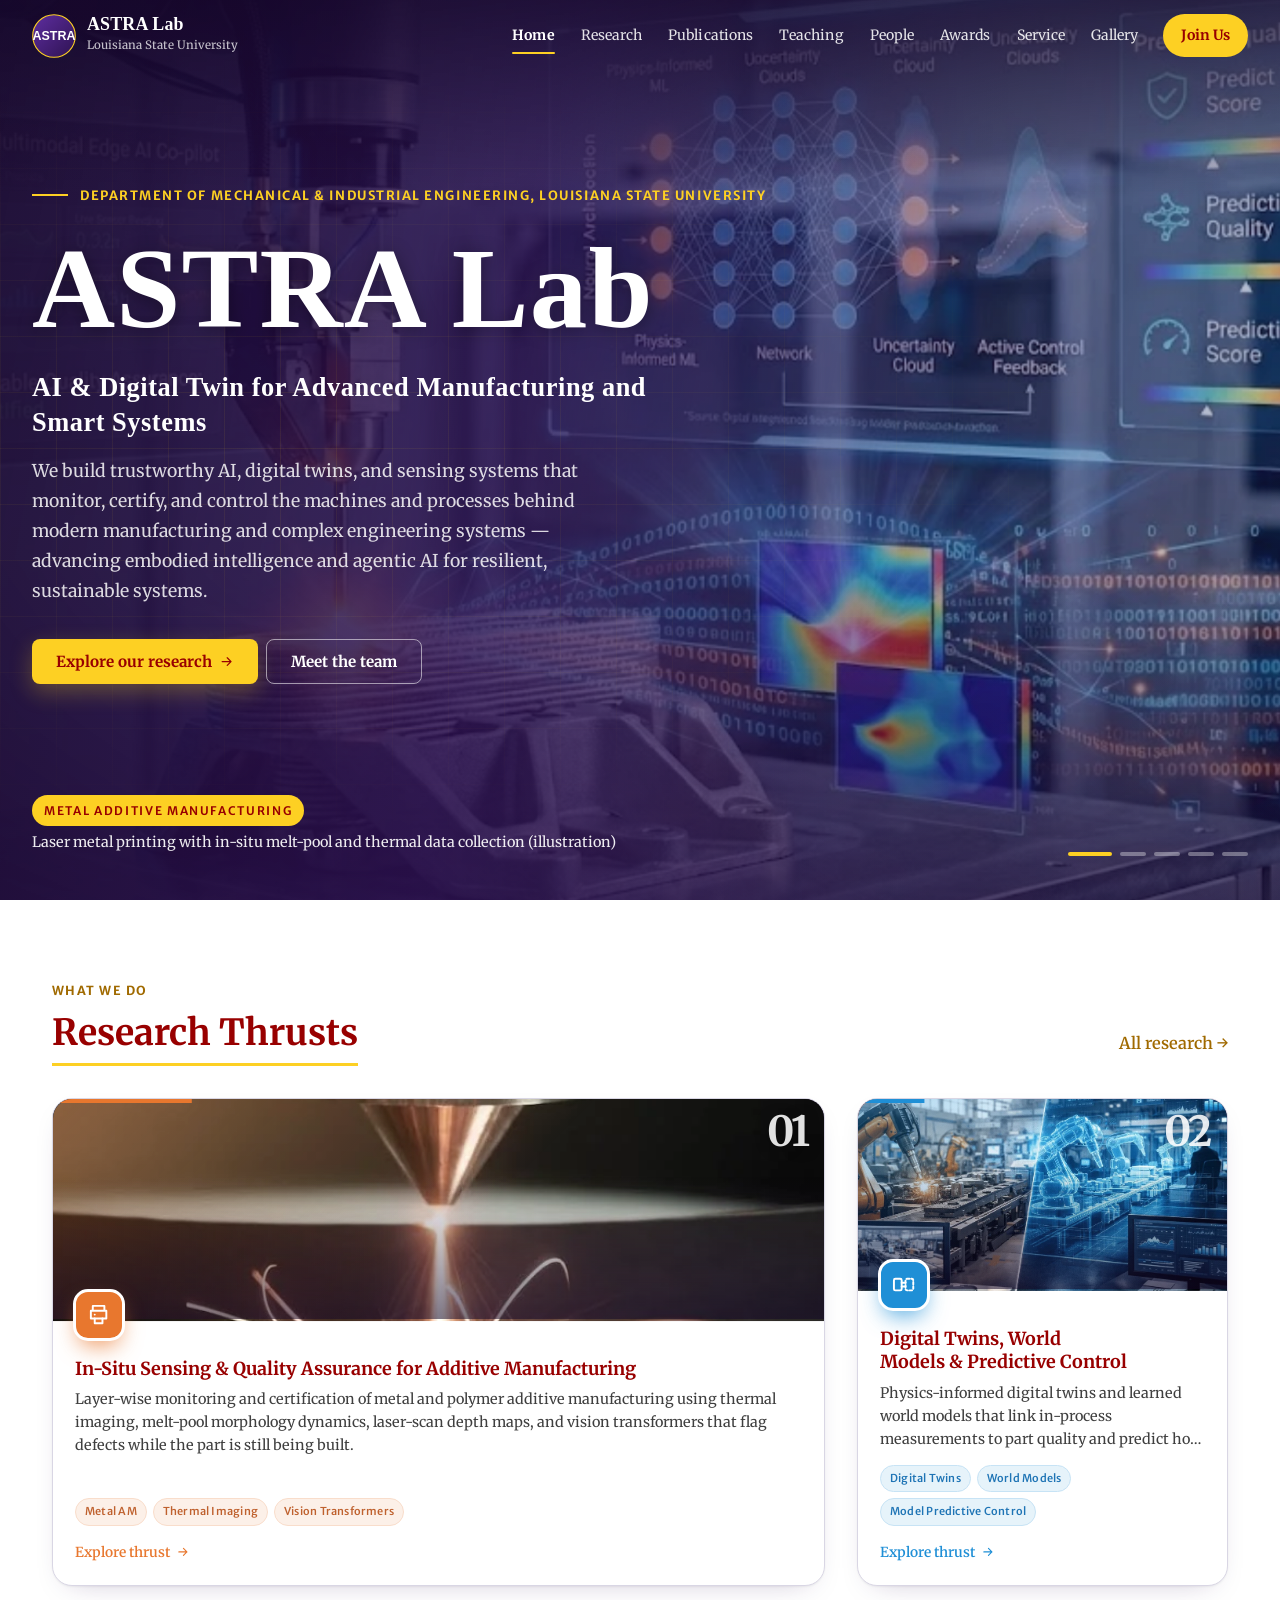
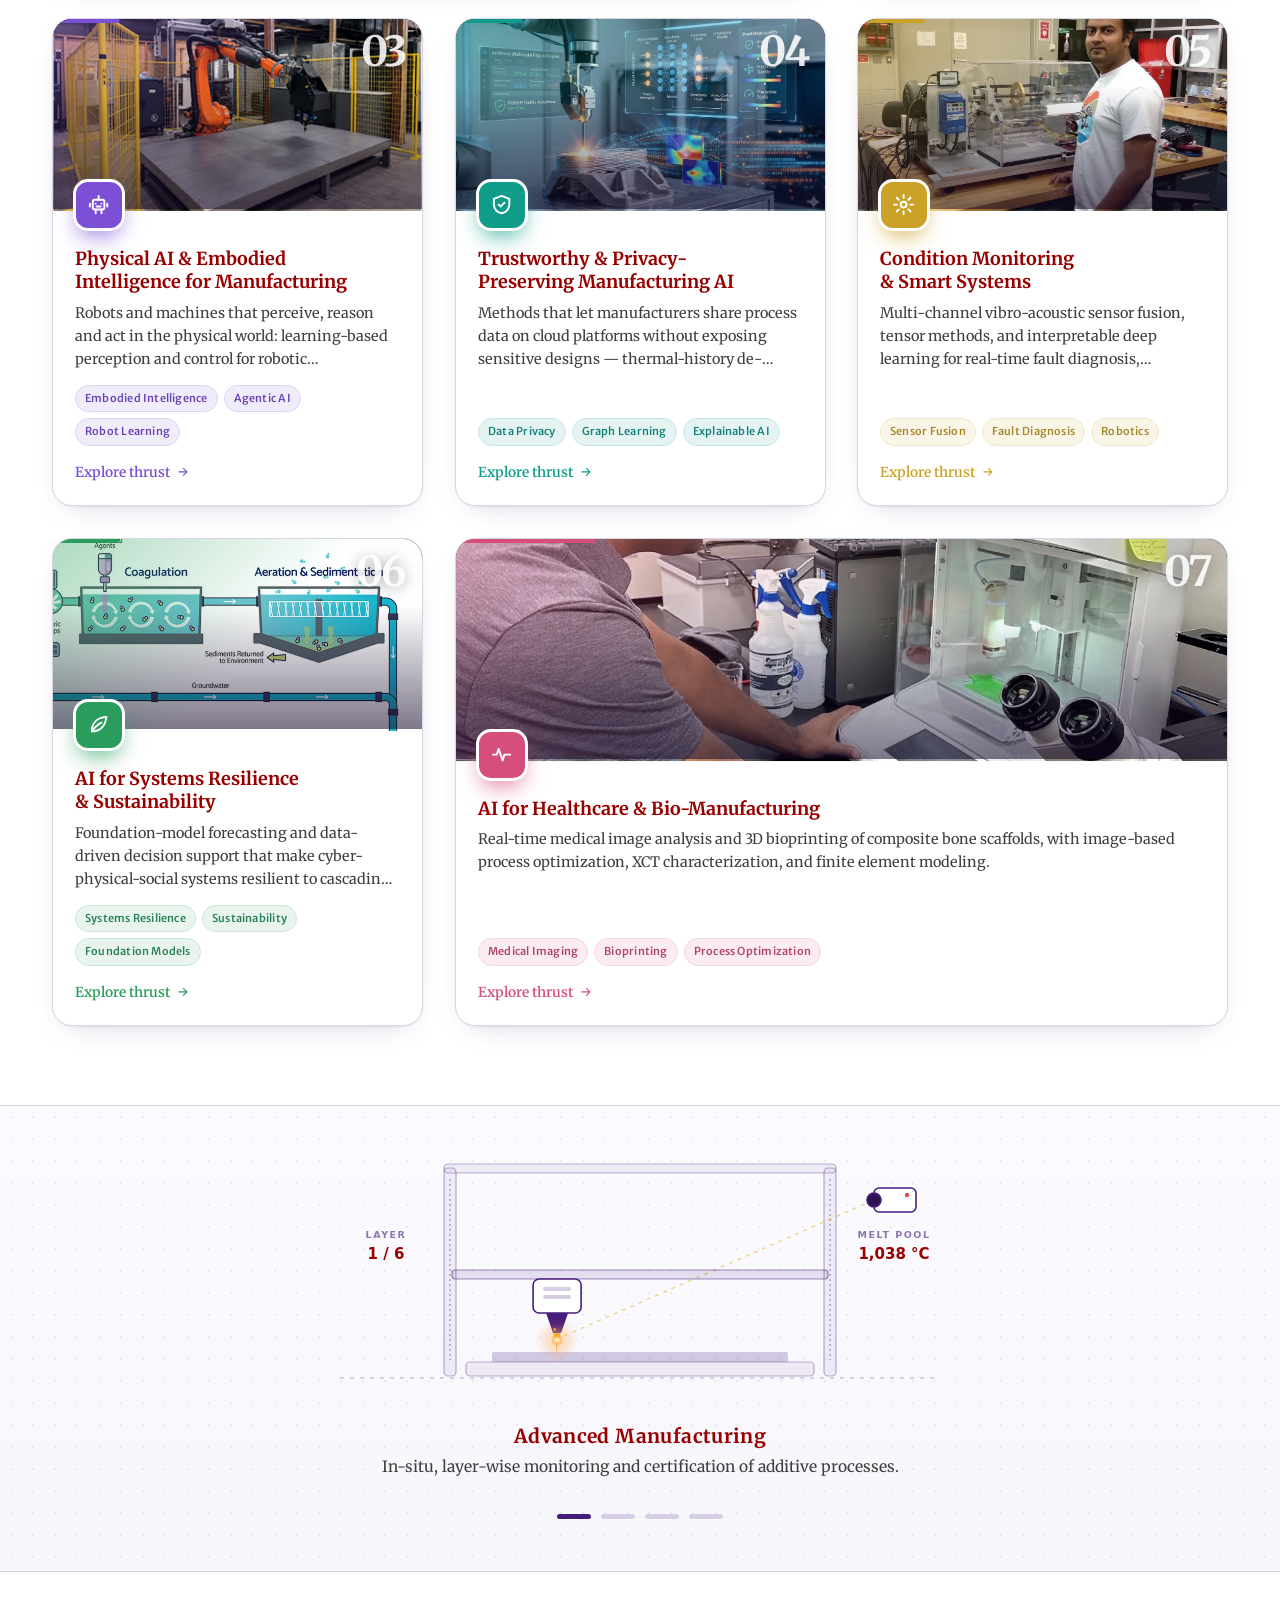
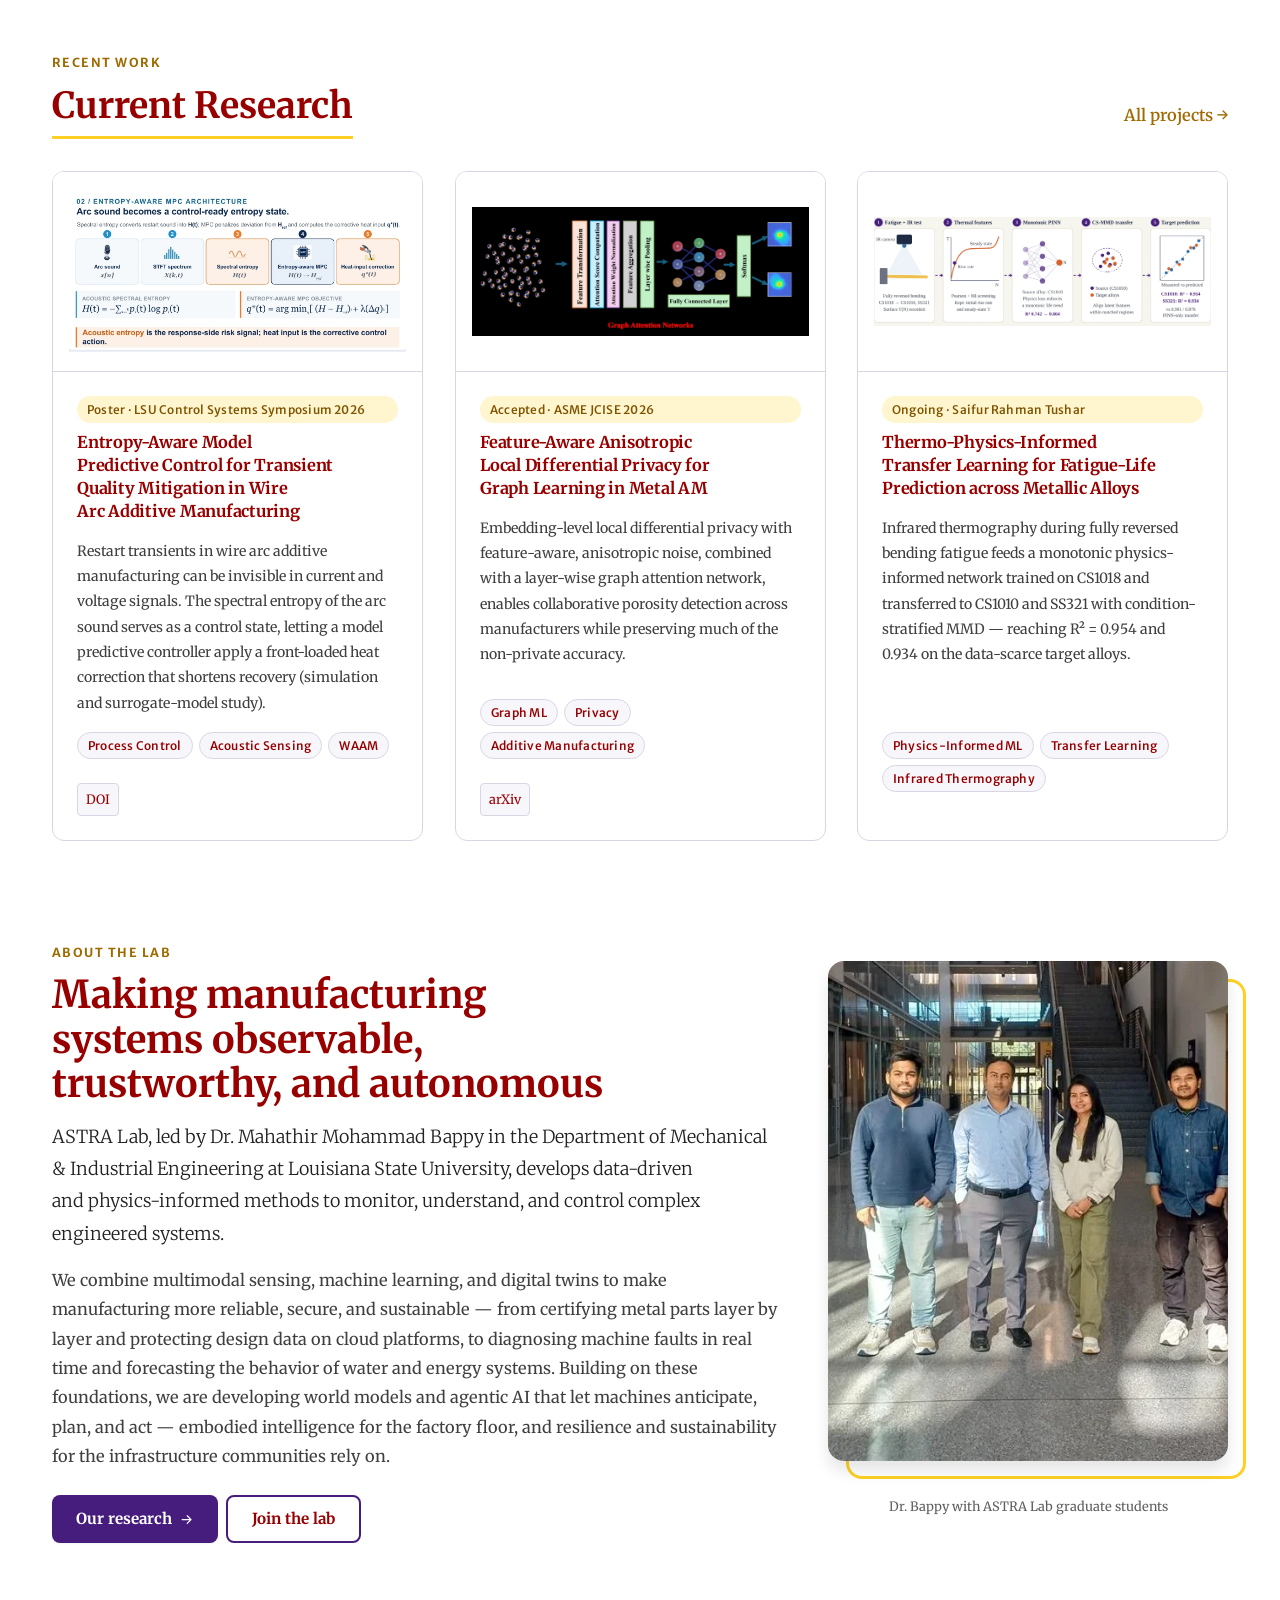
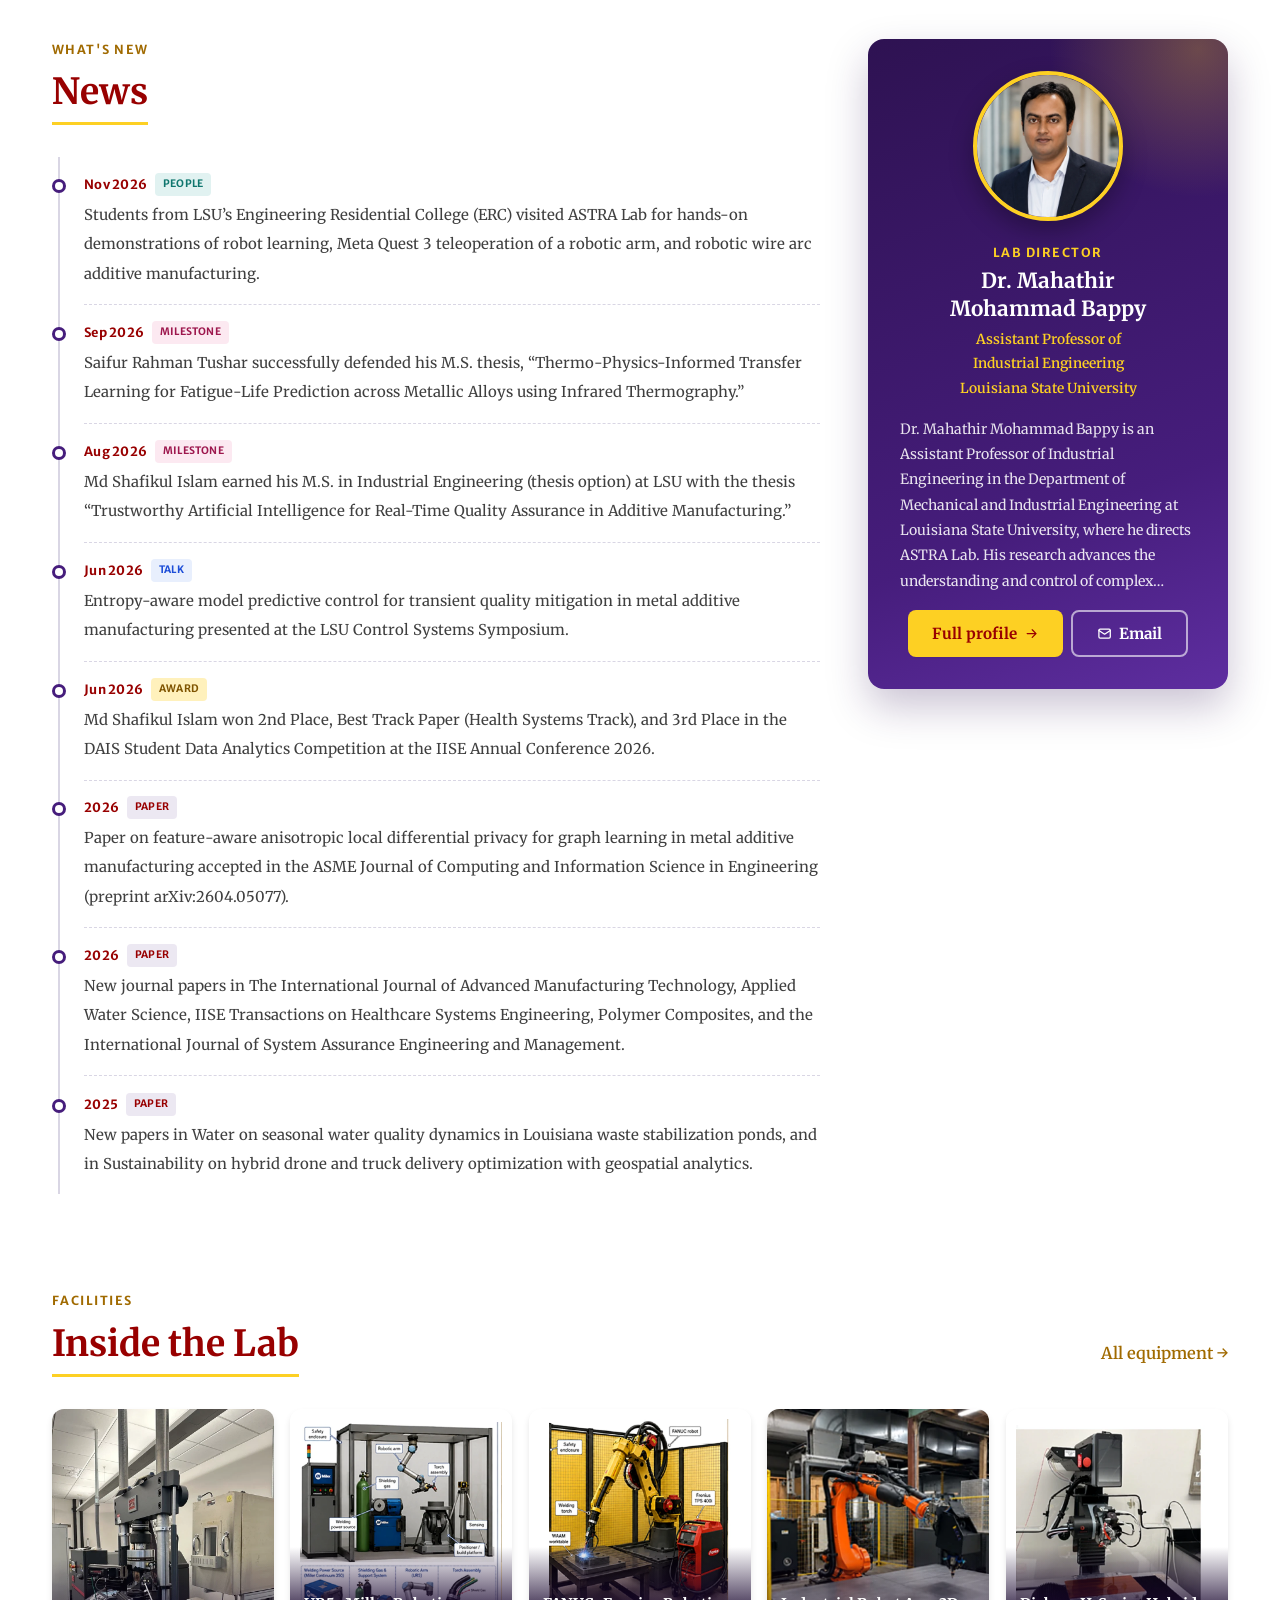
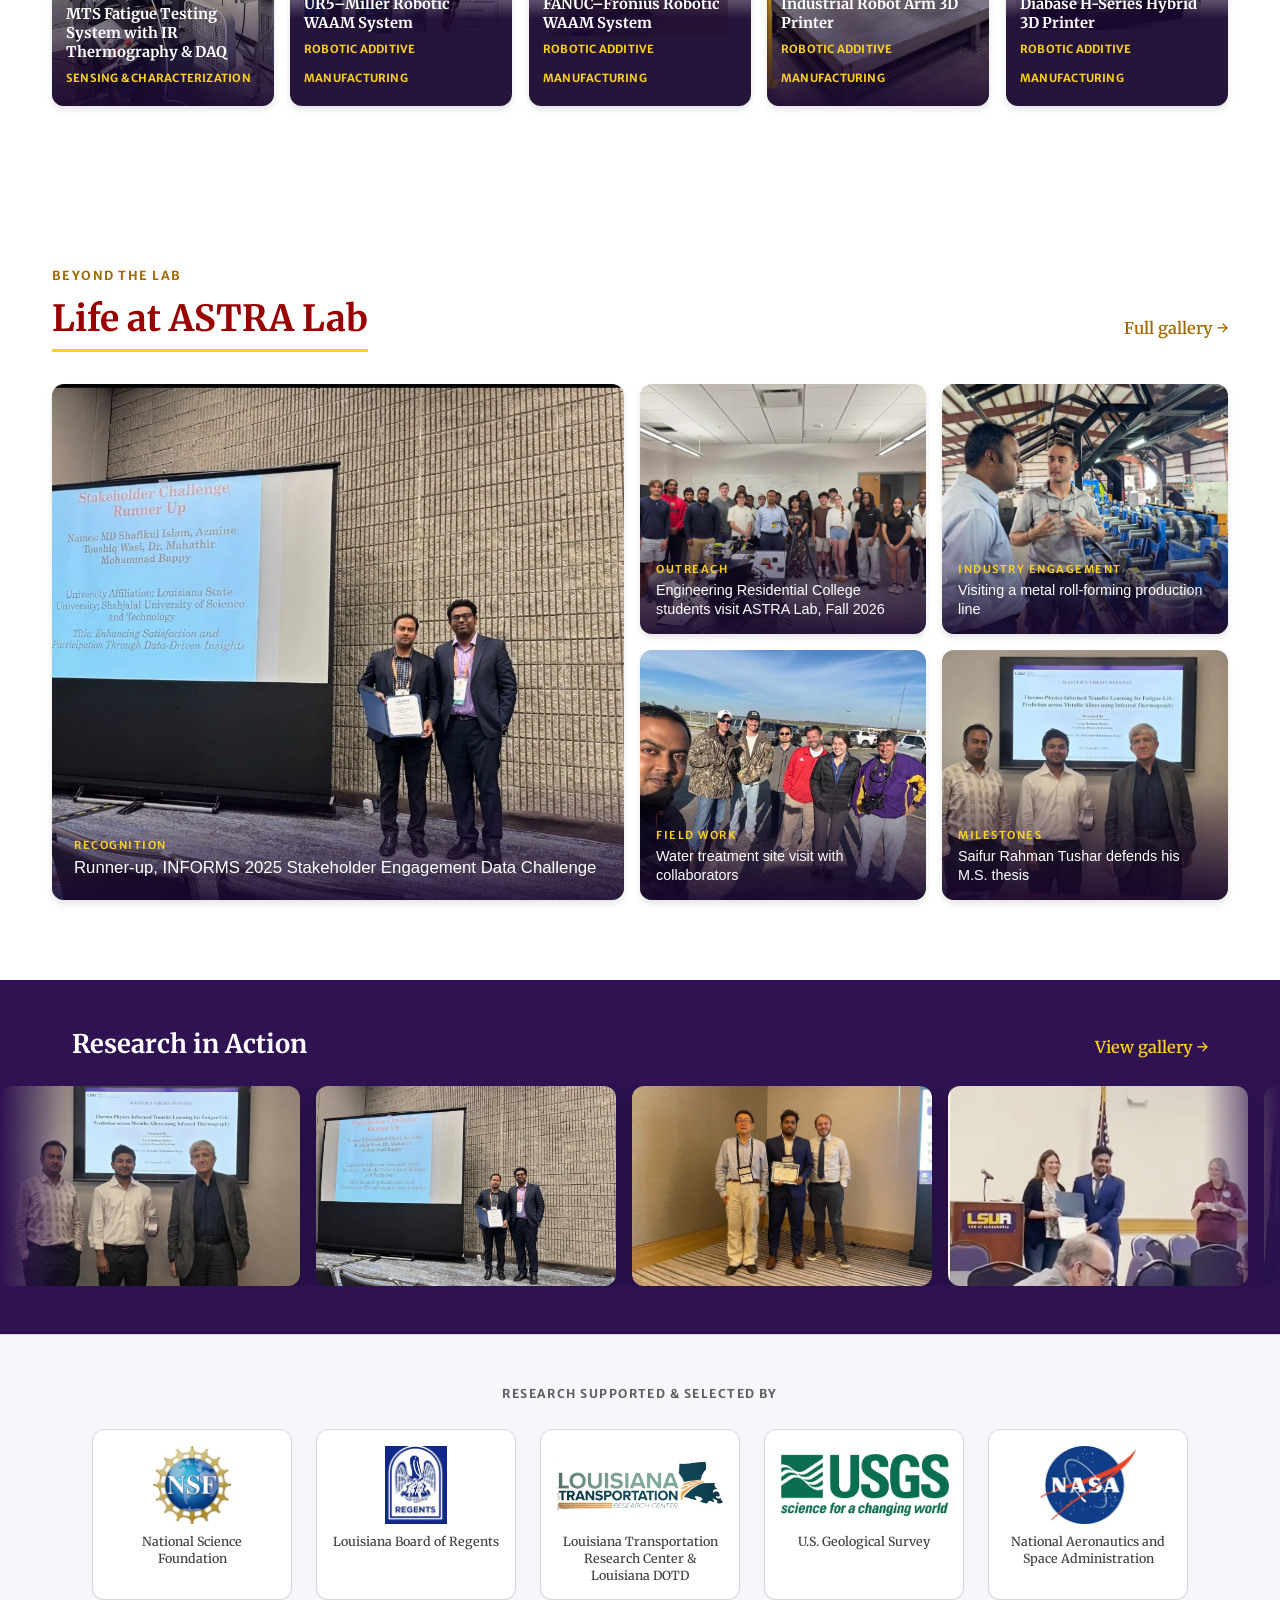
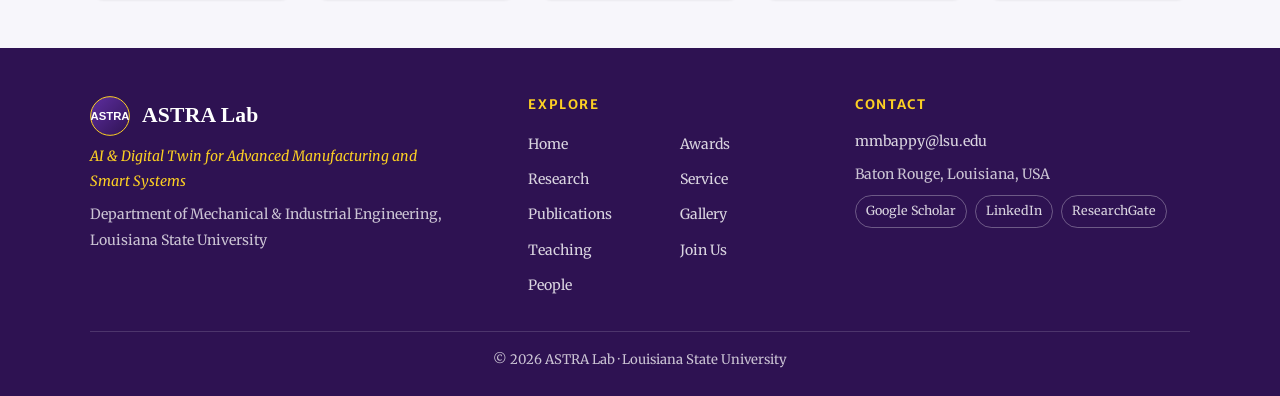
<file: index.html>
<!DOCTYPE html>
<html lang="en">
<head>
  <meta charset="UTF-8">
  <meta name="viewport" content="width=device-width, initial-scale=1.0">
  <title>ASTRA Lab — Louisiana State University</title>
  <meta name="description" content="ASTRA Lab at Louisiana State University — trustworthy AI, digital twins, world models, agentic AI and embodied intelligence for advanced manufacturing, resilient and sustainable smart systems.">
  <link rel="preconnect" href="https://fonts.googleapis.com">
  <link rel="preconnect" href="https://fonts.gstatic.com" crossorigin>
  <link href="https://fonts.googleapis.com/css2?family=Merriweather:ital,wght@0,300;0,400;0,700;0,900;1,400&family=Merriweather+Sans:wght@400;600;700&family=Tinos:wght@400;700&display=swap" rel="stylesheet">
  <link rel="stylesheet" href="assets/css/styles.css?v=20261111">
  <link rel="icon" href="assets/images/logo.svg" type="image/svg+xml">
</head>
<body data-page="home">
  <a class="skip-link" href="#main">Skip to content</a>
  <header class="site-header" id="site-header"></header>
  <main id="main">
    <section class="hero" id="hero" aria-label="Introduction"></section>

    <div class="container">
      <section class="section">
        <div class="section-head">
          <div><span class="eyebrow">What we do</span><h2 class="section-title">Research Thrusts</h2></div>
          <a class="more-link" href="research.html">All research &rarr;</a>
        </div>
        <div class="thrust-grid" id="home-thrusts"></div>
      </section>
    </div>

    <section class="showcase" id="showcase" aria-label="How our research works"></section>

    <div class="container">
      <section class="section">
        <div class="section-head">
          <div><span class="eyebrow">Recent work</span><h2 class="section-title">Current Research</h2></div>
          <a class="more-link" href="research.html#projects-sec">All projects &rarr;</a>
        </div>
        <div class="proj-grid" id="home-projects"></div>
      </section>

      <section class="section">
        <div class="about-grid" id="about"></div>
      </section>

      <section class="section">
        <div class="news-spot">
          <div>
            <div class="section-head"><div><span class="eyebrow">What's new</span><h2 class="section-title">News</h2></div></div>
            <ul class="news-list" id="news"></ul>
          </div>
          <aside class="spotlight" id="spotlight" aria-label="Lab director"></aside>
        </div>
      </section>

      <section class="section">
        <div class="section-head">
          <div><span class="eyebrow">Facilities</span><h2 class="section-title">Inside the Lab</h2></div>
          <a class="more-link" href="research.html#facilities">All equipment &rarr;</a>
        </div>
        <div class="fac-strip" id="home-facilities"></div>
      </section>
    </div>

    <div class="container">
      <section class="section">
        <div class="section-head">
          <div><span class="eyebrow">Beyond the lab</span><h2 class="section-title">Life at ASTRA Lab</h2></div>
          <a class="more-link" href="gallery.html">Full gallery &rarr;</a>
        </div>
        <div class="moments" id="moments"></div>
      </section>
    </div>

    <section class="marquee-band" aria-label="Photos from our research">
      <div class="marquee-head">
        <h2>Research in Action</h2>
        <a class="more-link" href="gallery.html">View gallery &rarr;</a>
      </div>
      <div class="marquee" id="marquee"></div>
    </section>

    <section class="sponsors-band" aria-label="Research support">
      <span class="sponsors-label">Research supported &amp; selected by</span>
      <div class="sponsors" id="sponsors"></div>
    </section>
  </main>
  <footer class="footer" id="footer"></footer>
  <script src="assets/js/data.js?v=20261111"></script>
  <script src="assets/js/showcase.js?v=20261111"></script>
  <script src="assets/js/render.js?v=20261111"></script>
</body>
</html>
</file>
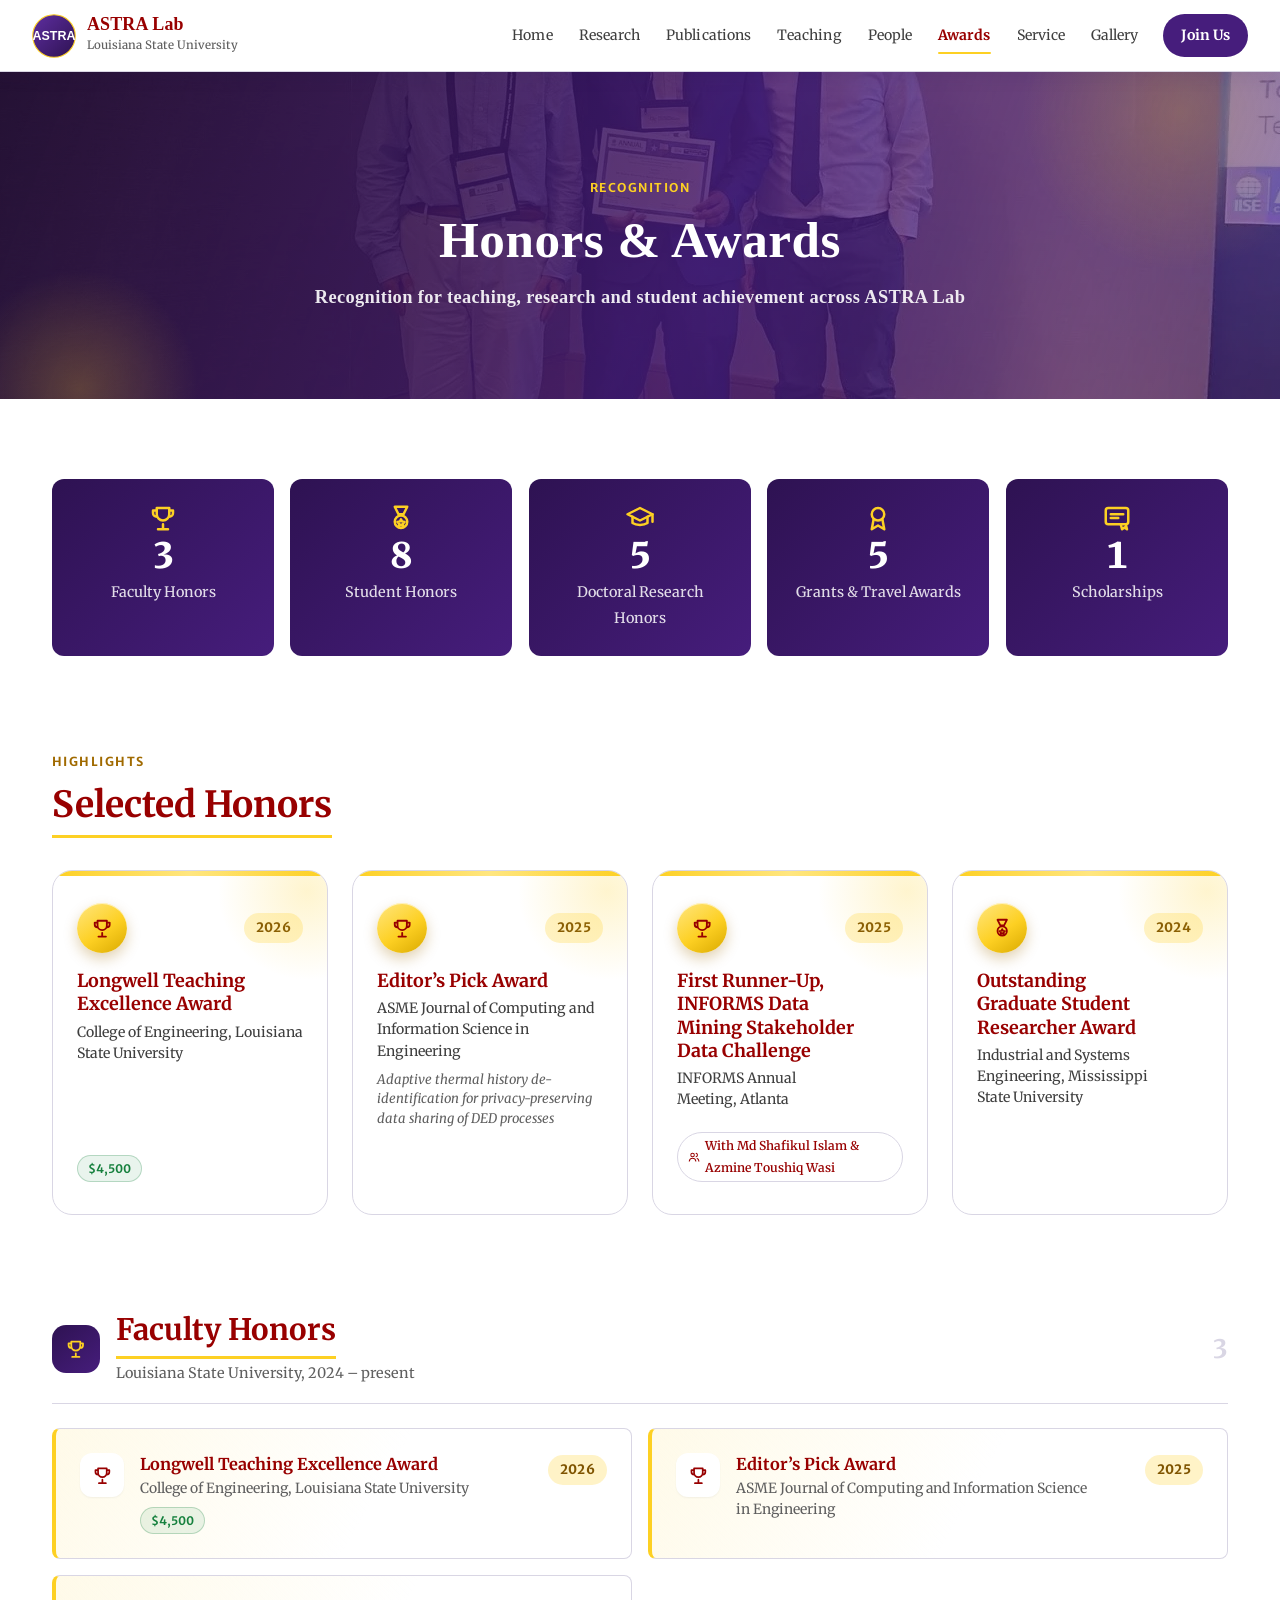
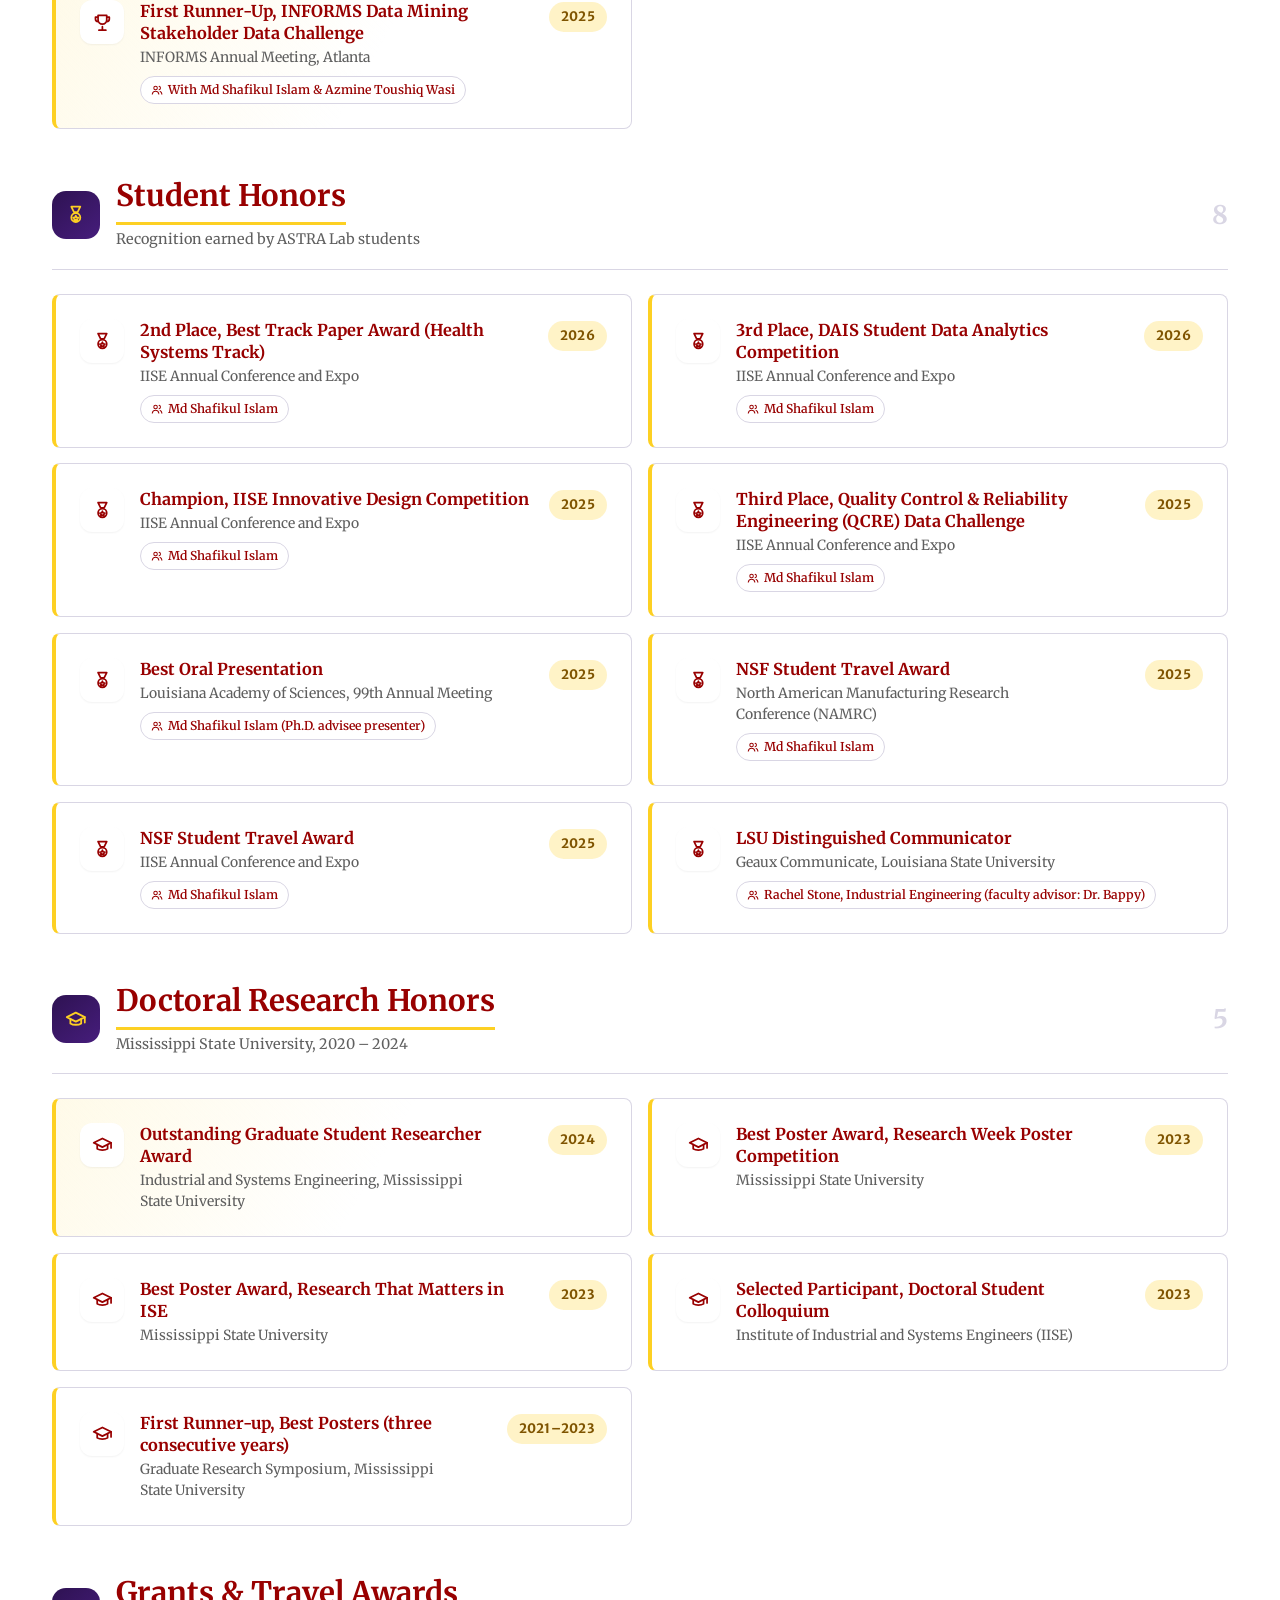
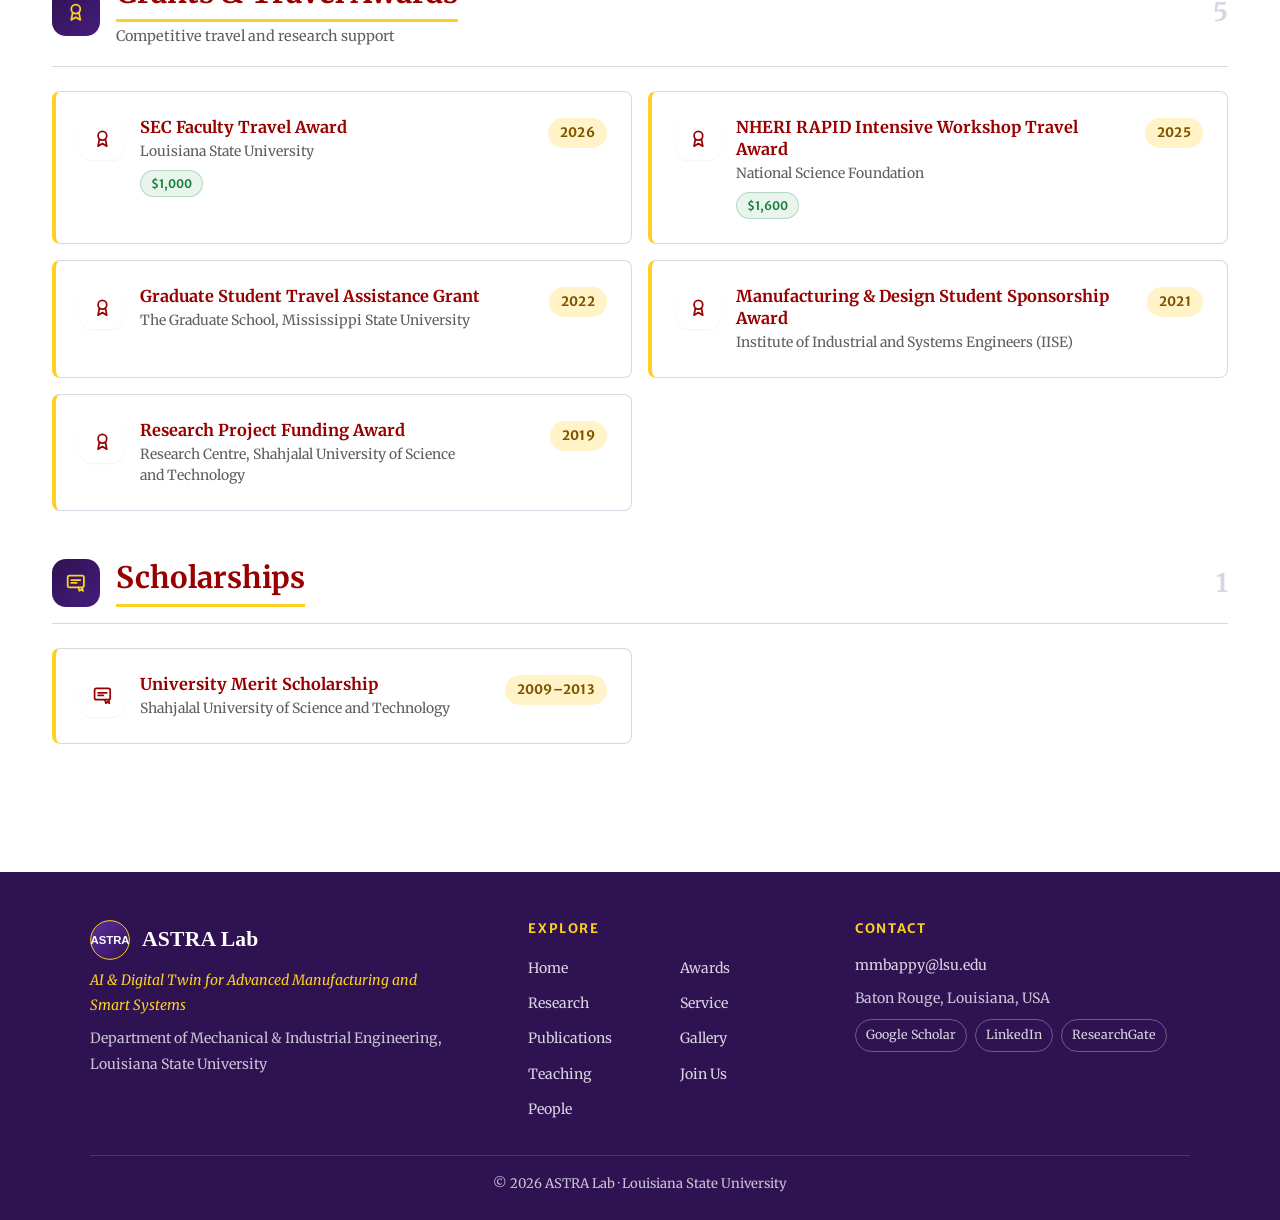
<file: awards.html>
<!DOCTYPE html>
<html lang="en">
<head>
  <meta charset="UTF-8">
  <meta name="viewport" content="width=device-width, initial-scale=1.0">
  <title>Honors & Awards — ASTRA Lab</title>
  <meta name="description" content="Honors, student awards, grants, travel awards, and scholarships received by ASTRA Lab members.">
  <link rel="preconnect" href="https://fonts.googleapis.com">
  <link rel="preconnect" href="https://fonts.gstatic.com" crossorigin>
  <link href="https://fonts.googleapis.com/css2?family=Merriweather:ital,wght@0,300;0,400;0,700;0,900;1,400&family=Merriweather+Sans:wght@400;600;700&family=Tinos:wght@400;700&display=swap" rel="stylesheet">
  <link rel="stylesheet" href="assets/css/styles.css?v=20261111">
  <link rel="icon" href="assets/images/logo.svg" type="image/svg+xml">
</head>
<body data-page="awards">
  <a class="skip-link" href="#main">Skip to content</a>
  <header class="site-header" id="site-header"></header>
  <main id="main">
    <section class="page-header has-bg">
      <img class="page-header-bg" src="assets/images/gal-iise-award-shafikul.webp" alt="">
      <span class="page-header-shade" aria-hidden="true"></span>
      <span class="page-eyebrow">Recognition</span>
      <h1>Honors &amp; Awards</h1>
      <p>Recognition for teaching, research and student achievement across ASTRA Lab</p>
    </section>

    <div class="container">
      <section class="section">
        <div class="award-summary" id="award-summary"></div>
      </section>
      <section class="section aw-feat-sec">
        <div class="section-head">
          <div><span class="eyebrow">Highlights</span><h2 class="section-title">Selected Honors</h2></div>
        </div>
        <div class="aw-feat-grid" id="award-featured"></div>
      </section>
      <section class="section">
        <div id="awards"></div>
      </section>
    </div>
  </main>
  <footer class="footer" id="footer"></footer>
  <script src="assets/js/data.js?v=20261111"></script>
  <script src="assets/js/render.js?v=20261111"></script>
</body>
</html>
</file>
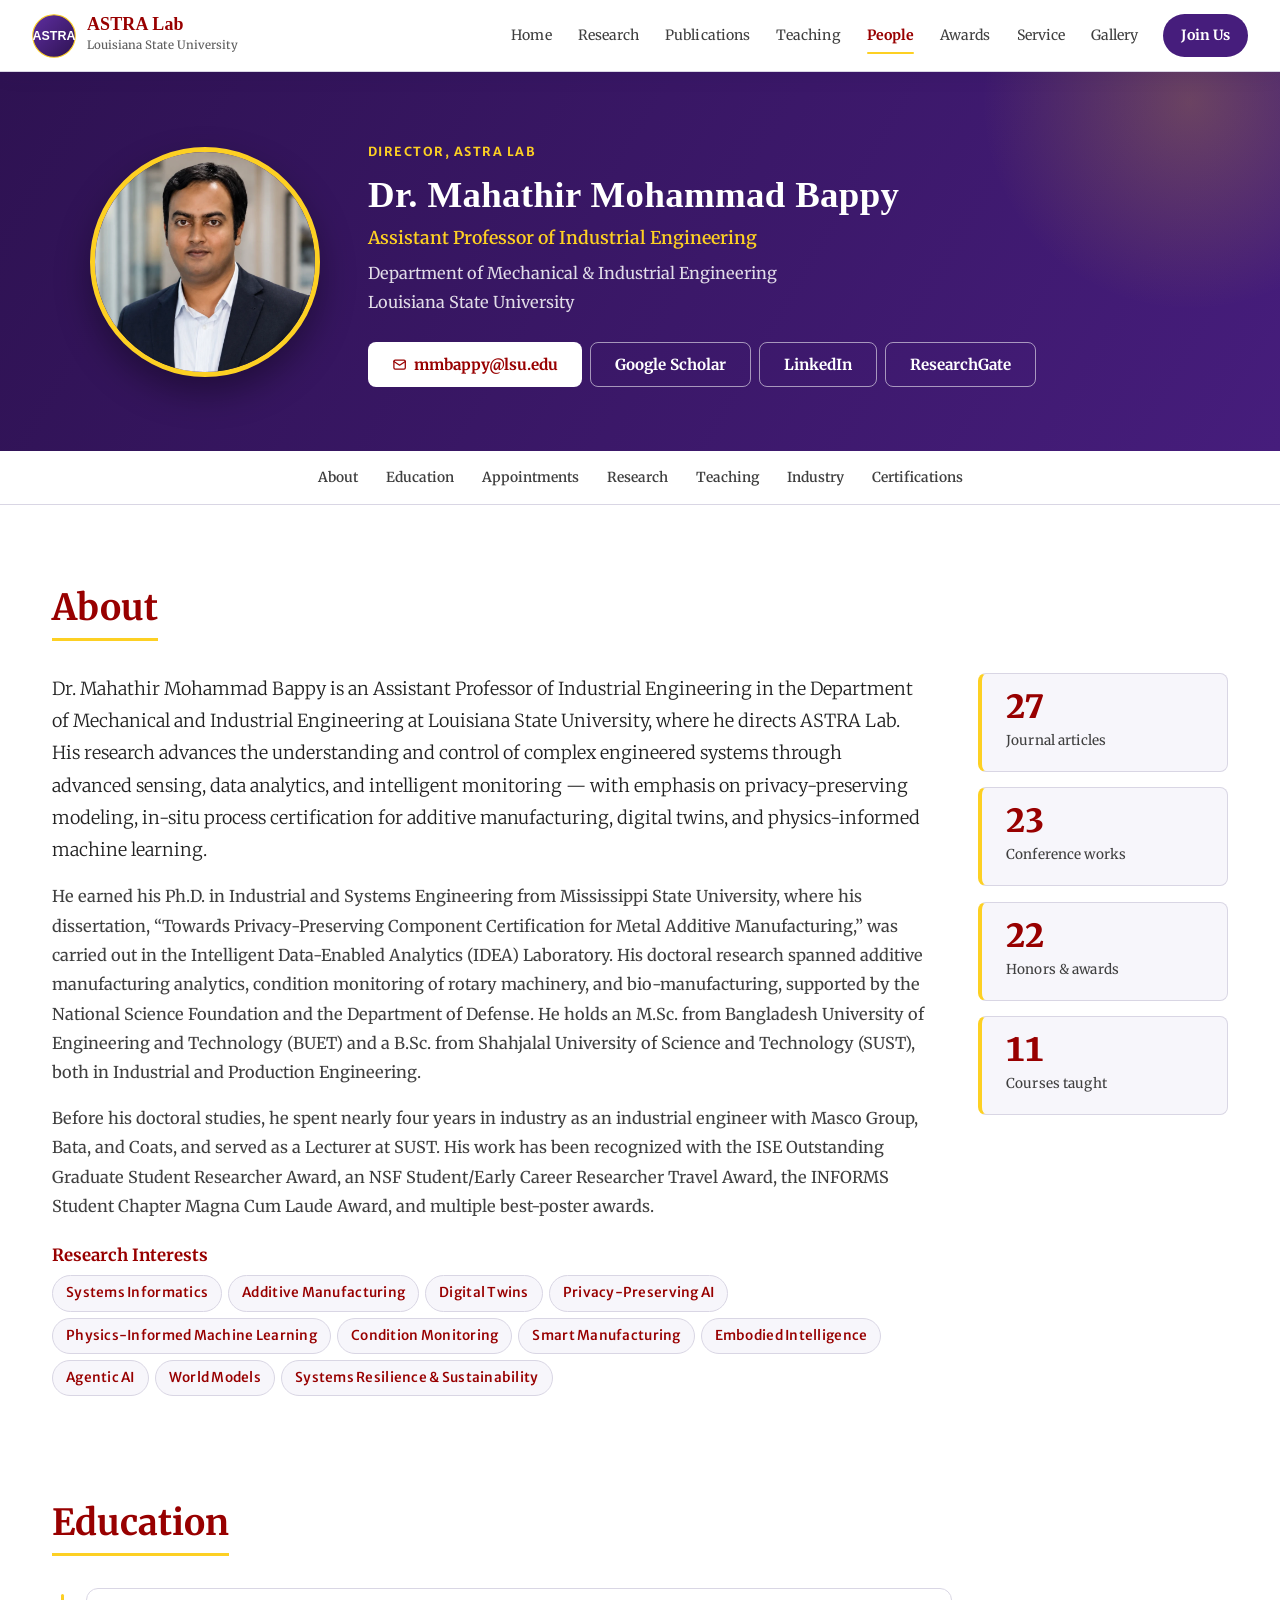
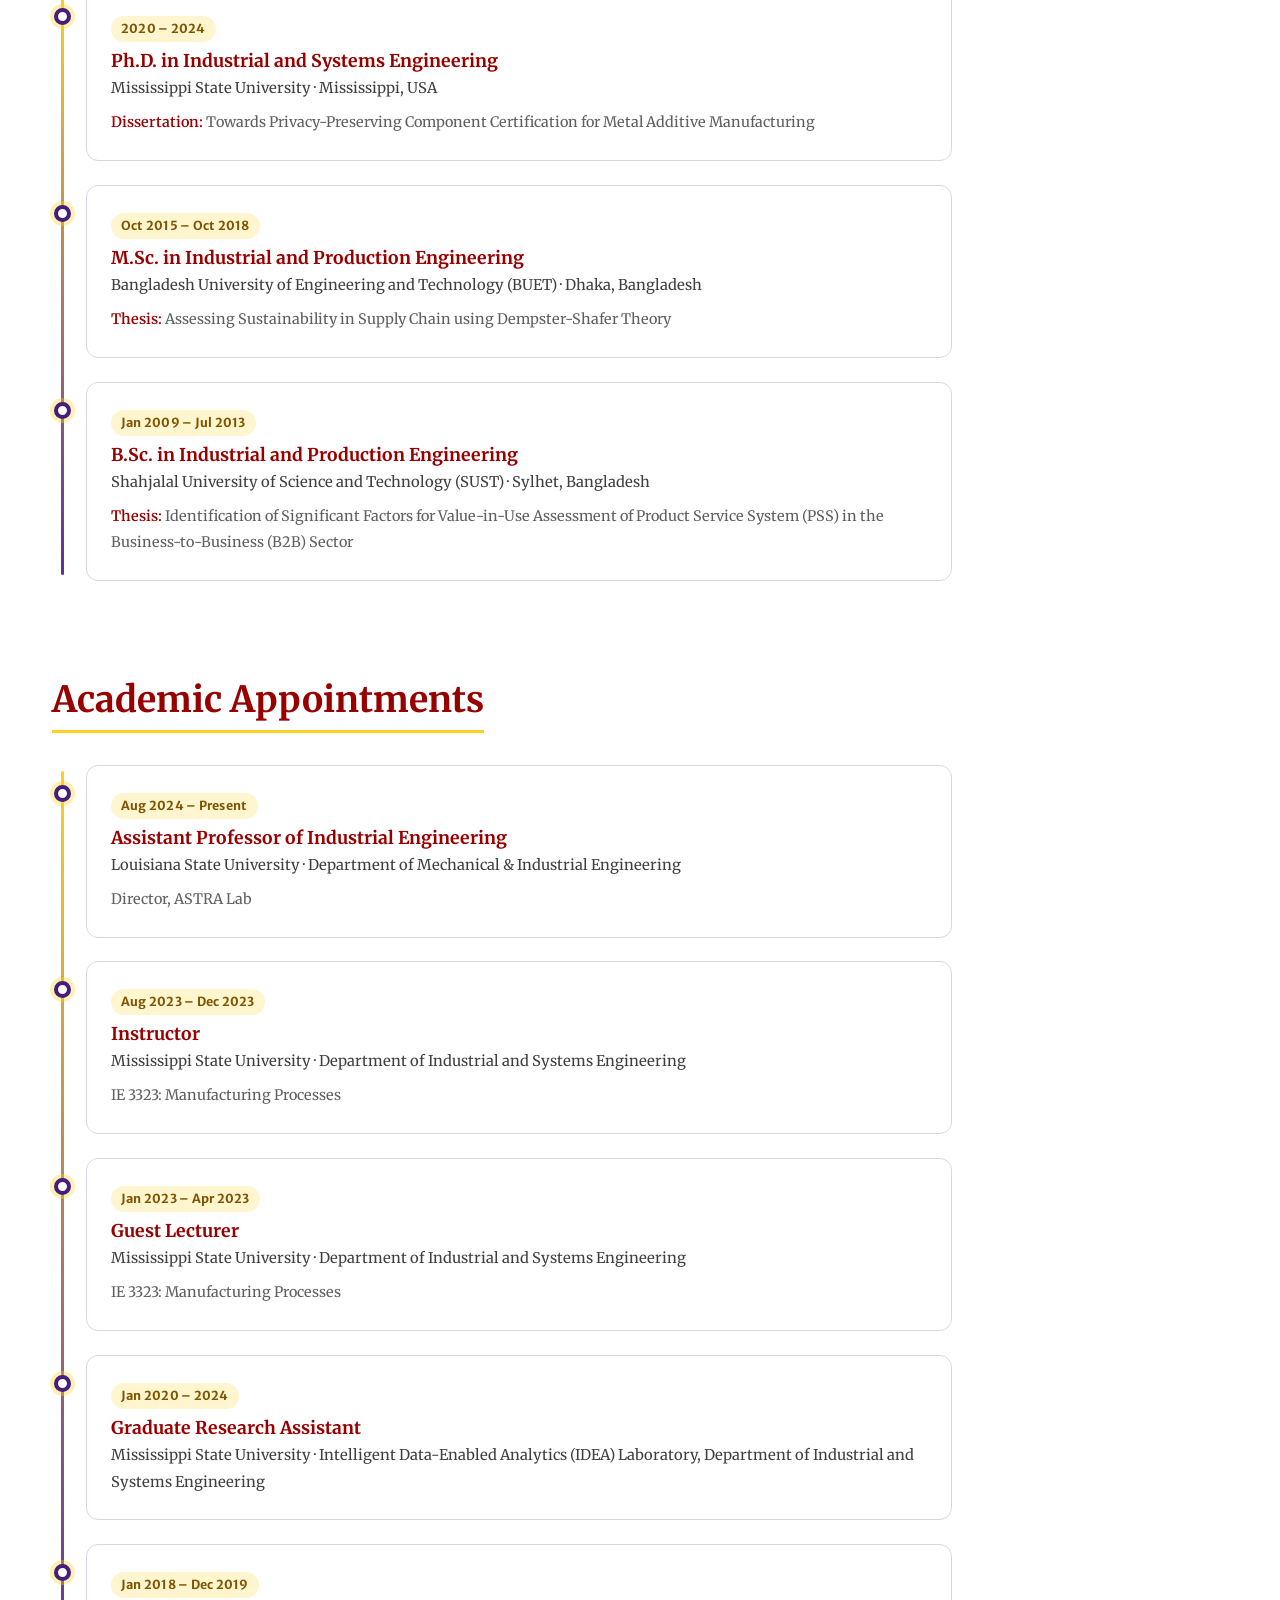
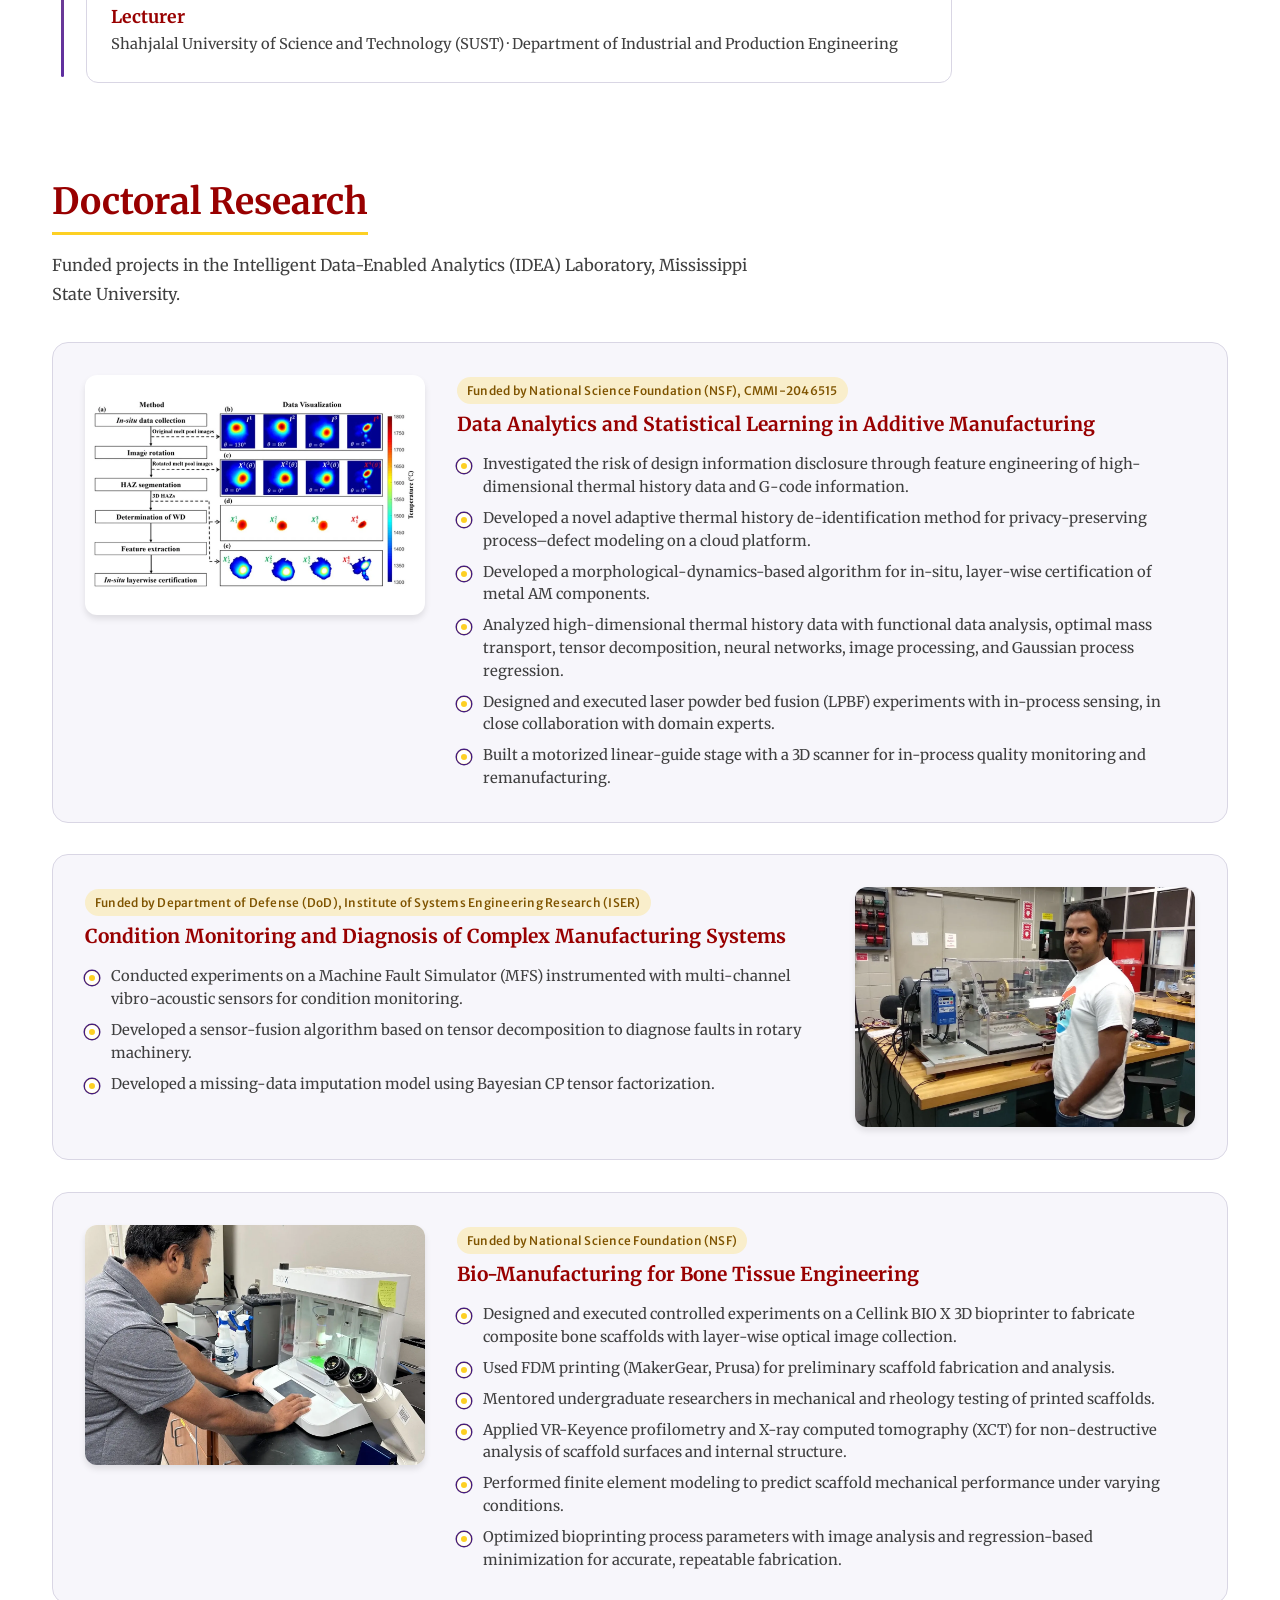
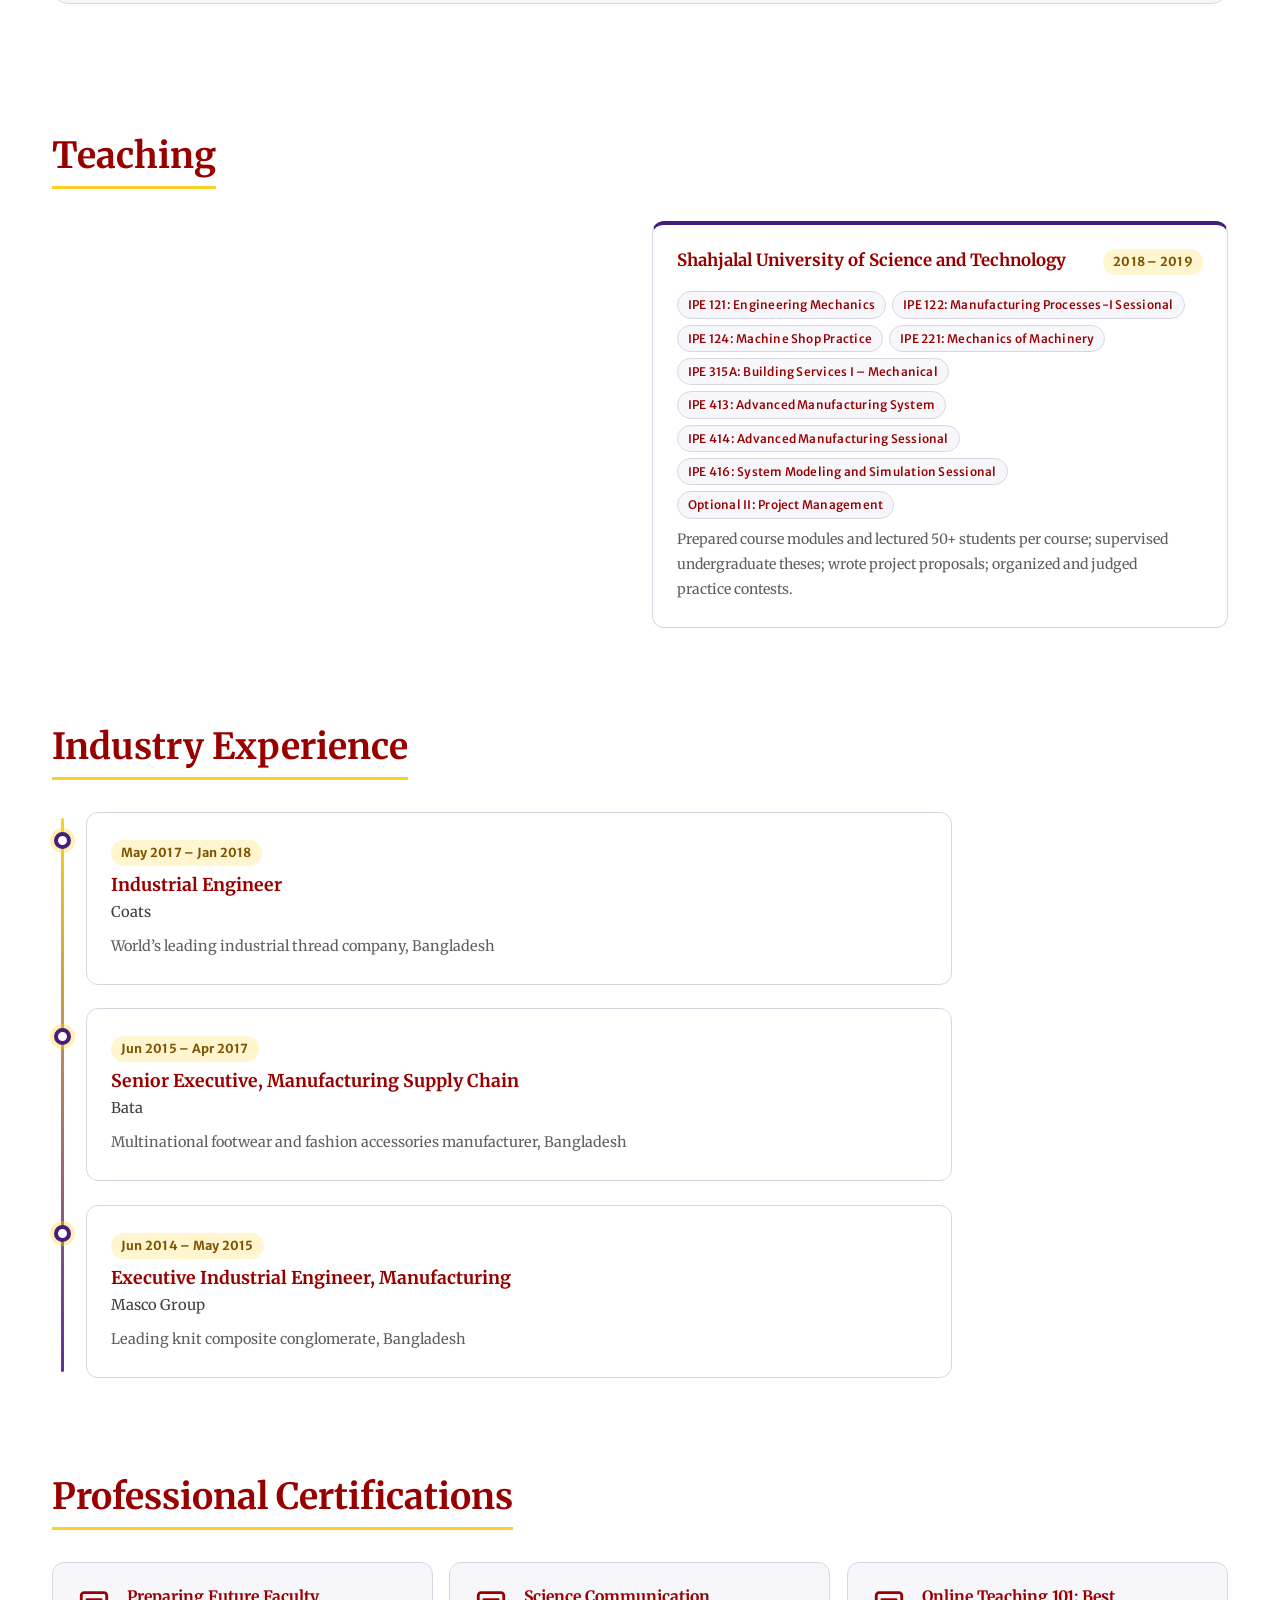
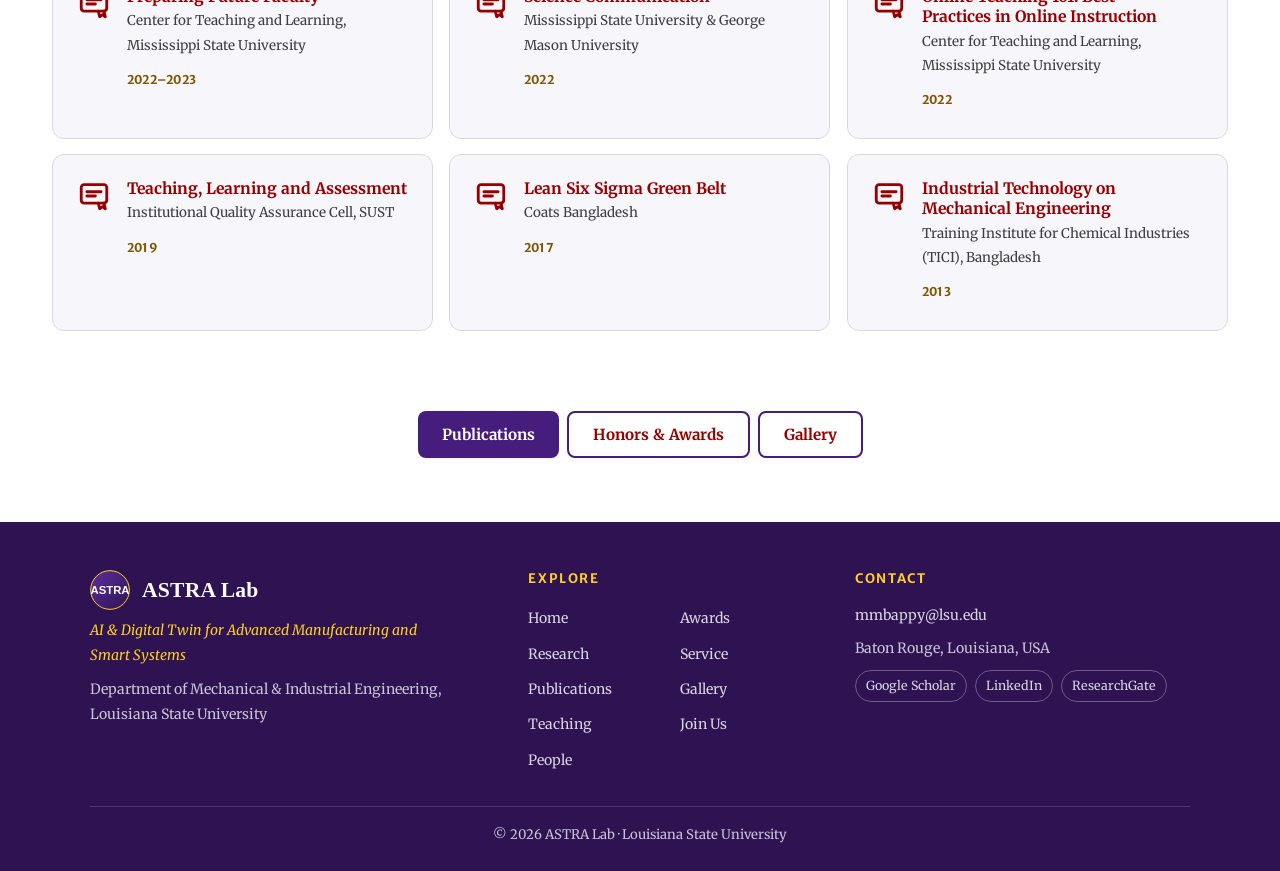
<file: director.html>
<!DOCTYPE html>
<html lang="en">
<head>
  <meta charset="UTF-8">
  <meta name="viewport" content="width=device-width, initial-scale=1.0">
  <title>Dr. Mahathir Mohammad Bappy — ASTRA Lab</title>
  <meta name="description" content="Profile of Dr. Mahathir Mohammad Bappy, Assistant Professor of Industrial Engineering at Louisiana State University and Director of ASTRA Lab.">
  <link rel="preconnect" href="https://fonts.googleapis.com">
  <link rel="preconnect" href="https://fonts.gstatic.com" crossorigin>
  <link href="https://fonts.googleapis.com/css2?family=Merriweather:ital,wght@0,300;0,400;0,700;0,900;1,400&family=Merriweather+Sans:wght@400;600;700&family=Tinos:wght@400;700&display=swap" rel="stylesheet">
  <link rel="stylesheet" href="assets/css/styles.css?v=20261111">
  <link rel="icon" href="assets/images/logo.svg" type="image/svg+xml">
</head>
<body data-page="director">
  <a class="skip-link" href="#main">Skip to content</a>
  <header class="site-header" id="site-header"></header>
  <main id="main">
    <section class="profile-hero" id="profile-hero"></section>

    <nav class="profile-tabs" aria-label="Profile sections">
      <a href="#about-sec">About</a><a href="#education-sec">Education</a><a href="#appointments-sec">Appointments</a>
      <a href="#projects-sec">Research</a><a href="#teaching-sec">Teaching</a><a href="#industry-sec">Industry</a>
      <a href="#certs-sec">Certifications</a>
    </nav>

    <div class="container">
      <section class="section" id="about-sec">
        <h2 class="section-title">About</h2>
        <div class="profile-about">
          <div id="profile-bio"></div>
          <aside class="facts" id="profile-facts" aria-label="At a glance"></aside>
        </div>
      </section>

      <section class="section" id="education-sec">
        <h2 class="section-title">Education</h2>
        <div id="profile-education"></div>
      </section>

      <section class="section" id="appointments-sec">
        <h2 class="section-title">Academic Appointments</h2>
        <div id="profile-academic"></div>
      </section>

      <section class="section" id="projects-sec">
        <h2 class="section-title">Doctoral Research</h2>
        <p class="section-intro">Funded projects in the Intelligent Data-Enabled Analytics (IDEA) Laboratory, Mississippi State University.</p>
        <div id="profile-projects"></div>
      </section>

      <section class="section" id="teaching-sec">
        <h2 class="section-title">Teaching</h2>
        <div class="teach-grid" id="profile-teaching"></div>
      </section>

      <section class="section" id="industry-sec">
        <h2 class="section-title">Industry Experience</h2>
        <div id="profile-industry"></div>
      </section>

      <section class="section" id="certs-sec">
        <h2 class="section-title">Professional Certifications</h2>
        <div class="cert-grid" id="profile-certs"></div>
      </section>

      <div class="btn-row center">
        <a href="publications.html" class="btn btn-primary">Publications</a>
        <a href="awards.html" class="btn btn-outline">Honors &amp; Awards</a>
        <a href="gallery.html" class="btn btn-outline">Gallery</a>
      </div>
    </div>
  </main>
  <footer class="footer" id="footer"></footer>
  <script src="assets/js/data.js?v=20261111"></script>
  <script src="assets/js/render.js?v=20261111"></script>
</body>
</html>
</file>
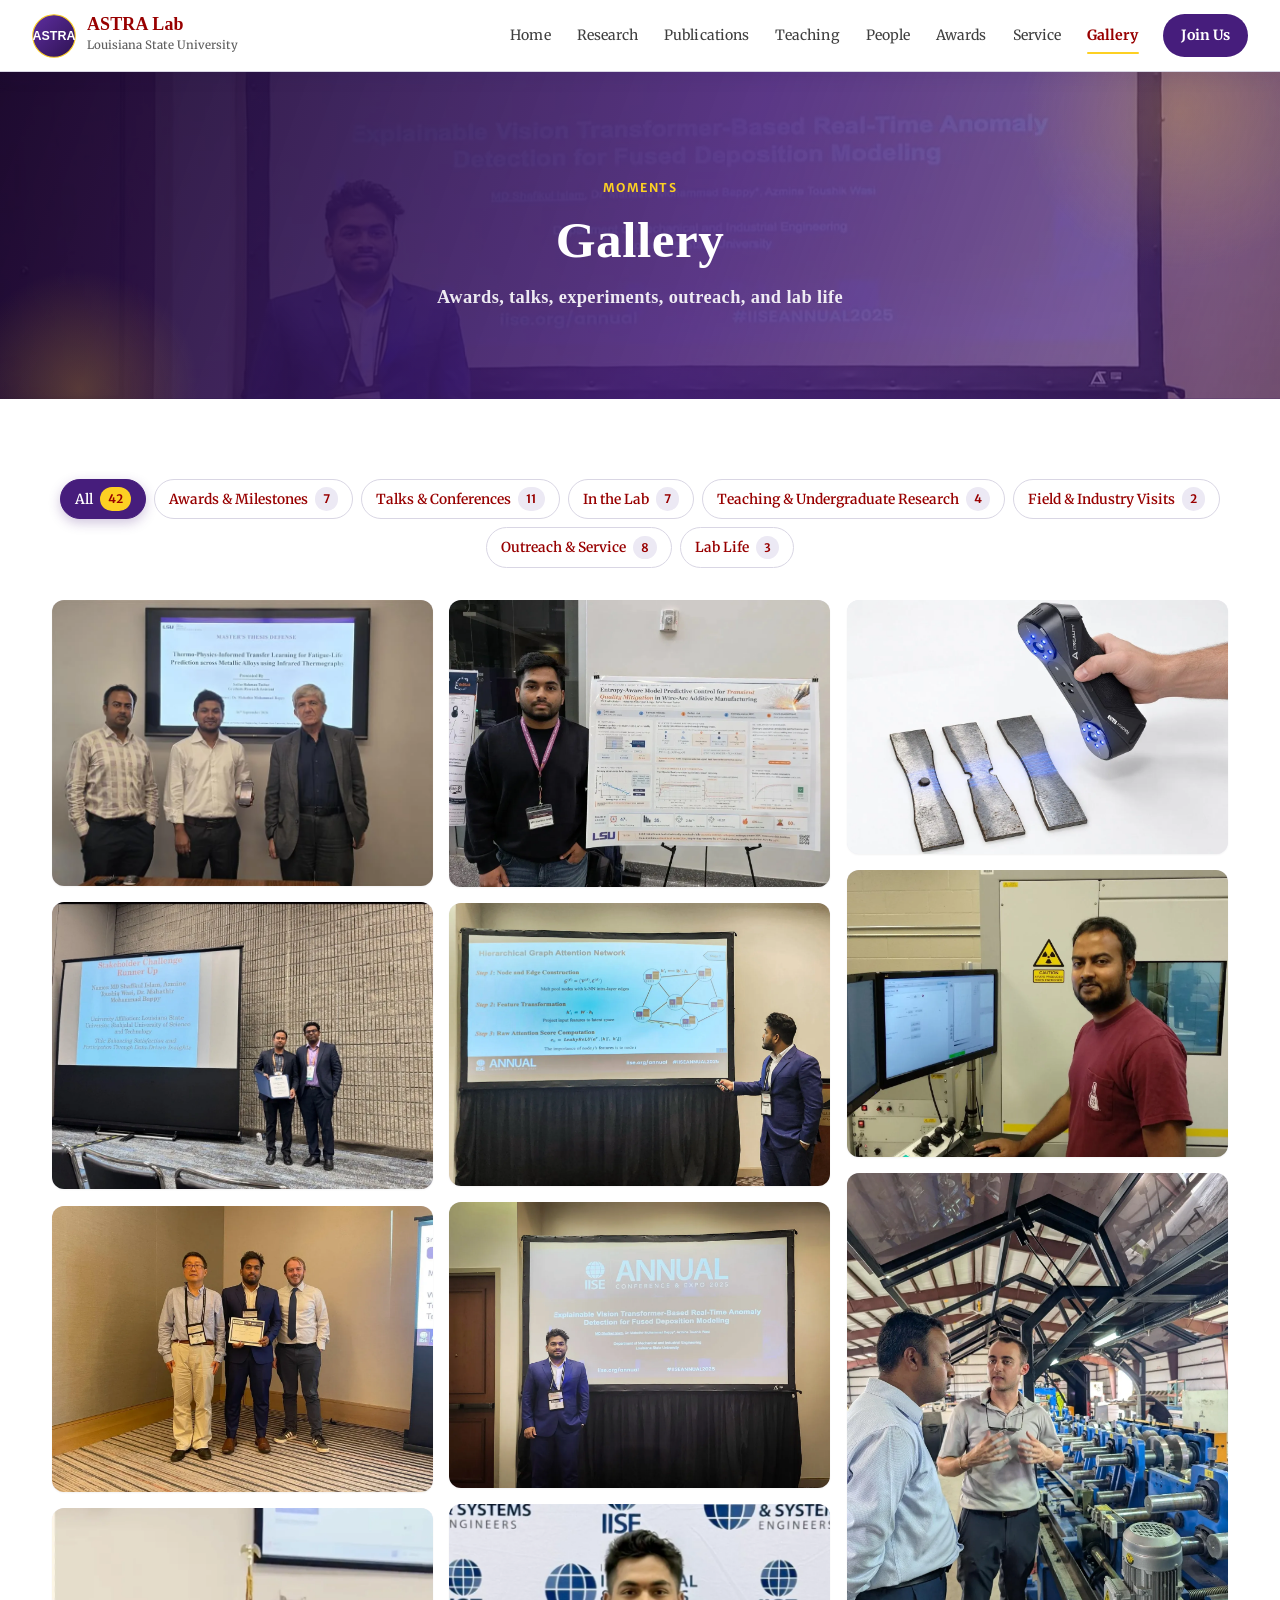
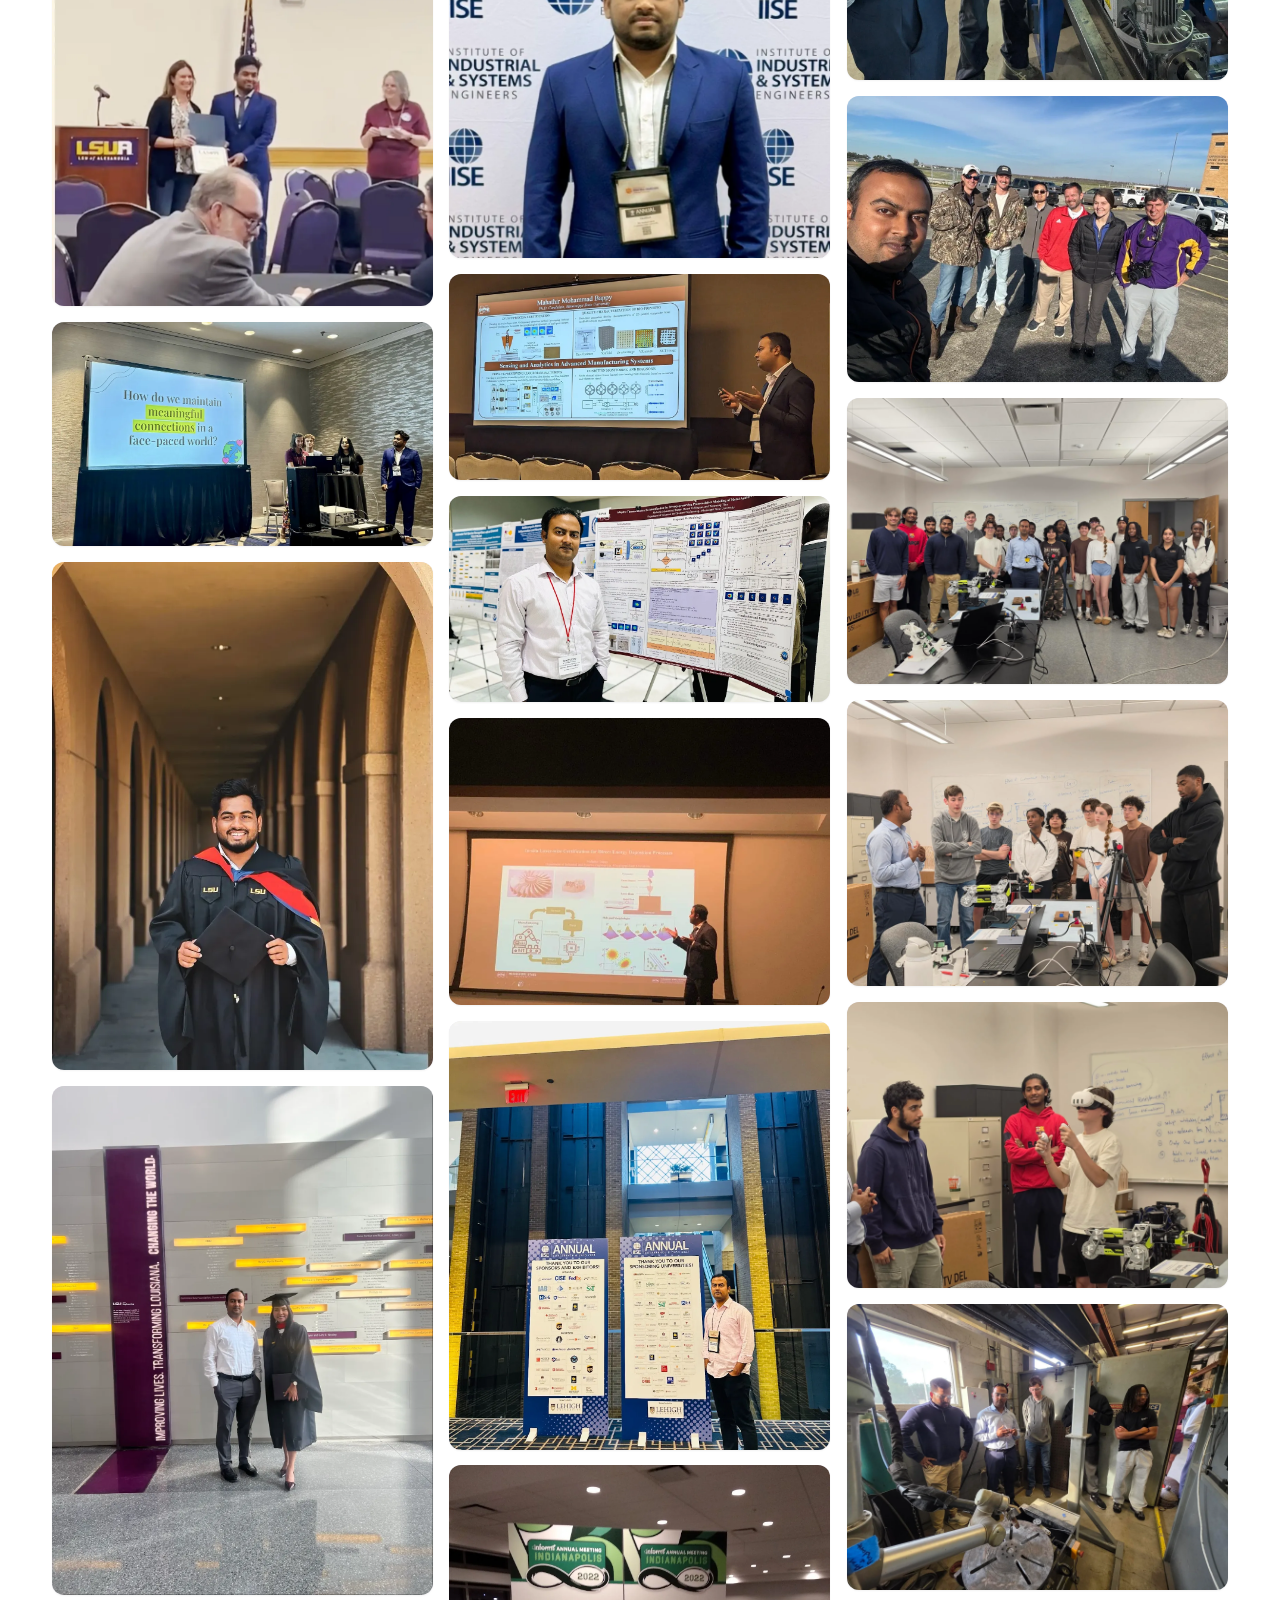
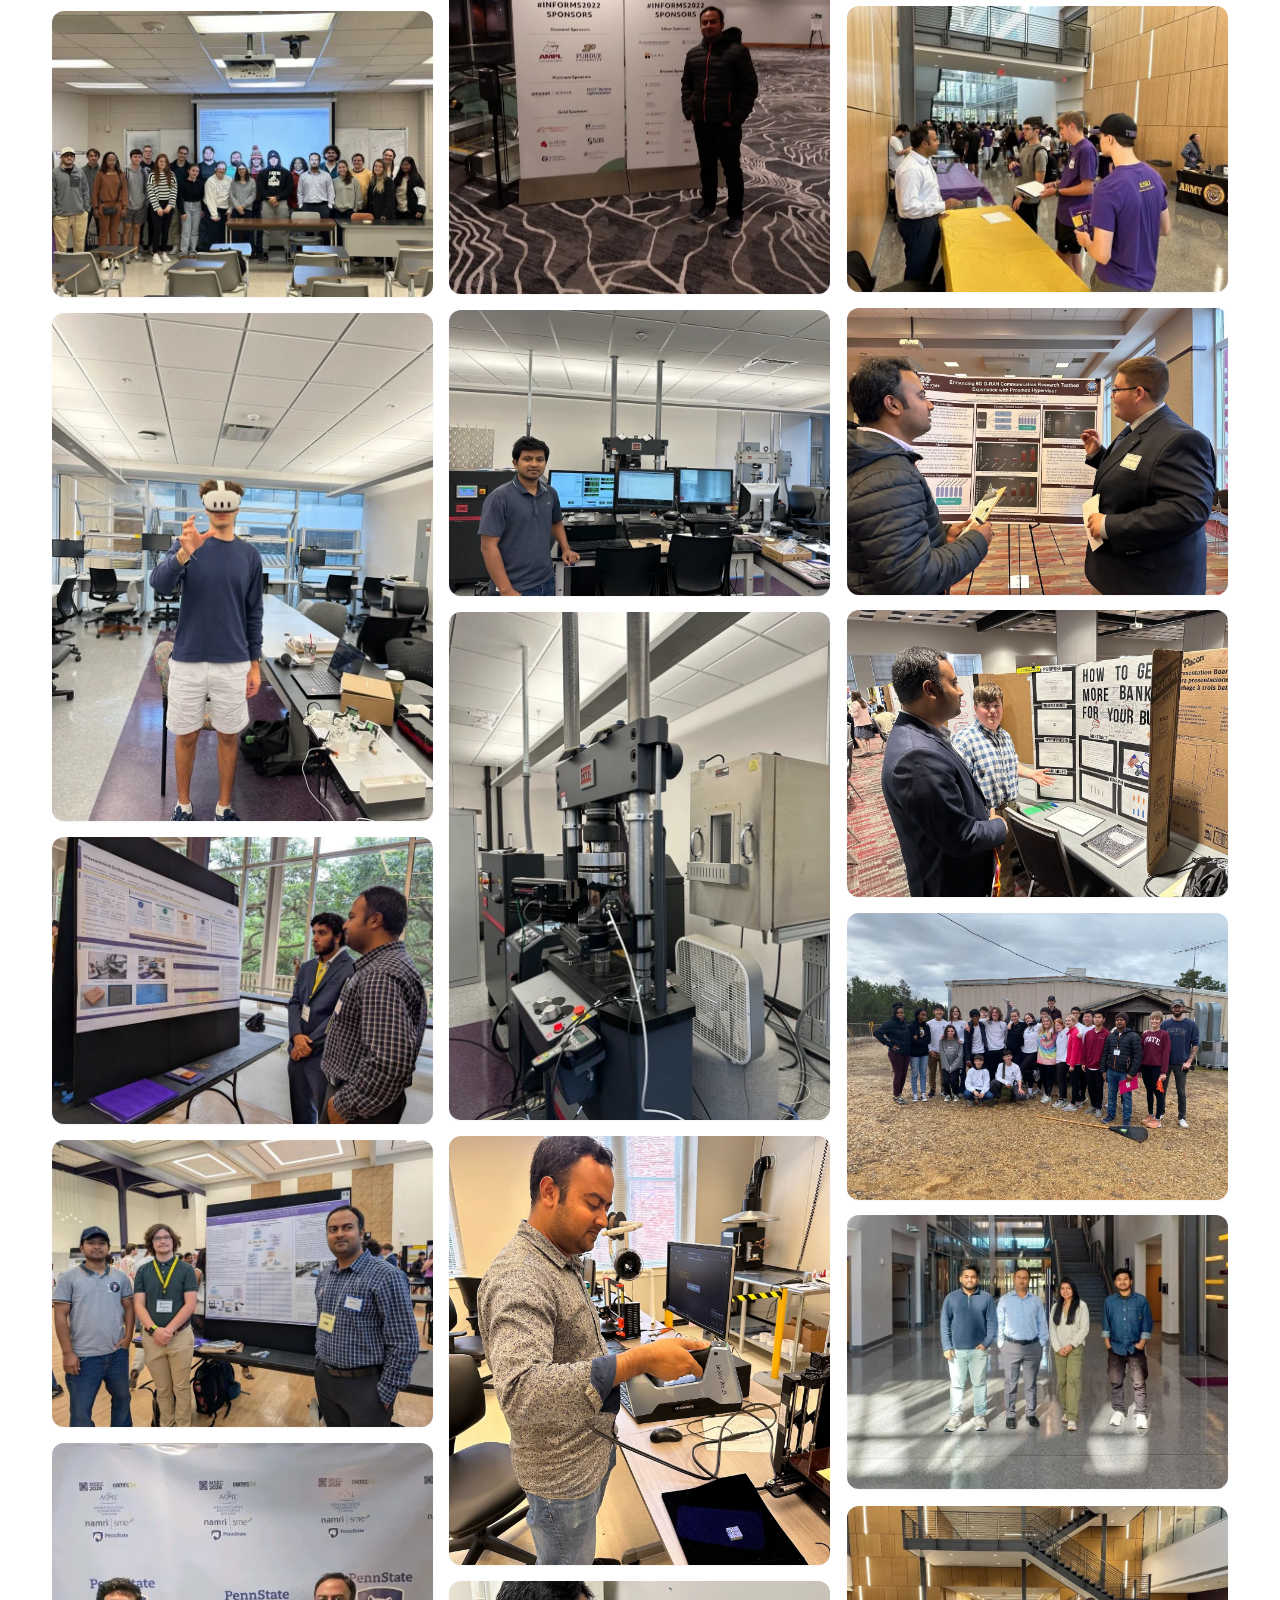
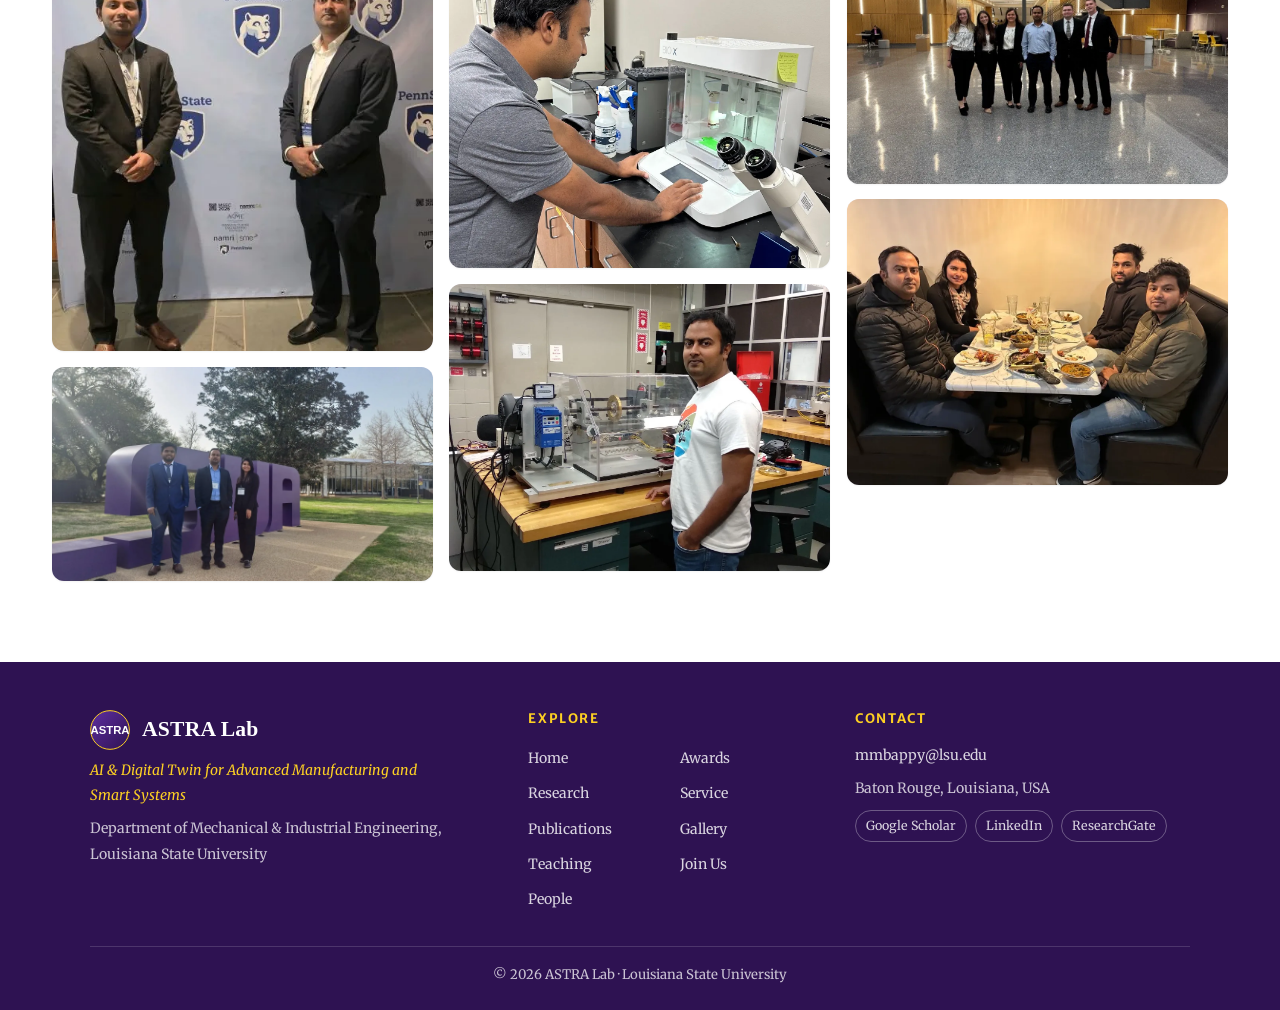
<file: gallery.html>
<!DOCTYPE html>
<html lang="en">
<head>
  <meta charset="UTF-8">
  <meta name="viewport" content="width=device-width, initial-scale=1.0">
  <title>Gallery — ASTRA Lab</title>
  <meta name="description" content="Awards, talks, experiments, outreach, and lab life at ASTRA Lab.">
  <link rel="preconnect" href="https://fonts.googleapis.com">
  <link rel="preconnect" href="https://fonts.gstatic.com" crossorigin>
  <link href="https://fonts.googleapis.com/css2?family=Merriweather:ital,wght@0,300;0,400;0,700;0,900;1,400&family=Merriweather+Sans:wght@400;600;700&family=Tinos:wght@400;700&display=swap" rel="stylesheet">
  <link rel="stylesheet" href="assets/css/styles.css?v=20261111">
  <link rel="icon" href="assets/images/logo.svg" type="image/svg+xml">
</head>
<body data-page="gallery">
  <a class="skip-link" href="#main">Skip to content</a>
  <header class="site-header" id="site-header"></header>
  <main id="main">
    <section class="page-header has-bg">
      <img class="page-header-bg" src="assets/images/gal-talk-vit.webp" alt="">
      <span class="page-header-shade" aria-hidden="true"></span>
      <span class="page-eyebrow">Moments</span>
      <h1>Gallery</h1>
      <p>Awards, talks, experiments, outreach, and lab life</p>
    </section>

    <div class="container">
      <section class="section">
        <div class="filter-row center" id="gallery-filters" aria-label="Filter photos"></div>
        <div class="gallery-grid" id="gallery"></div>
      </section>
    </div>
  </main>
  <footer class="footer" id="footer"></footer>
  <script src="assets/js/data.js?v=20261111"></script>
  <script src="assets/js/render.js?v=20261111"></script>
</body>
</html>
</file>
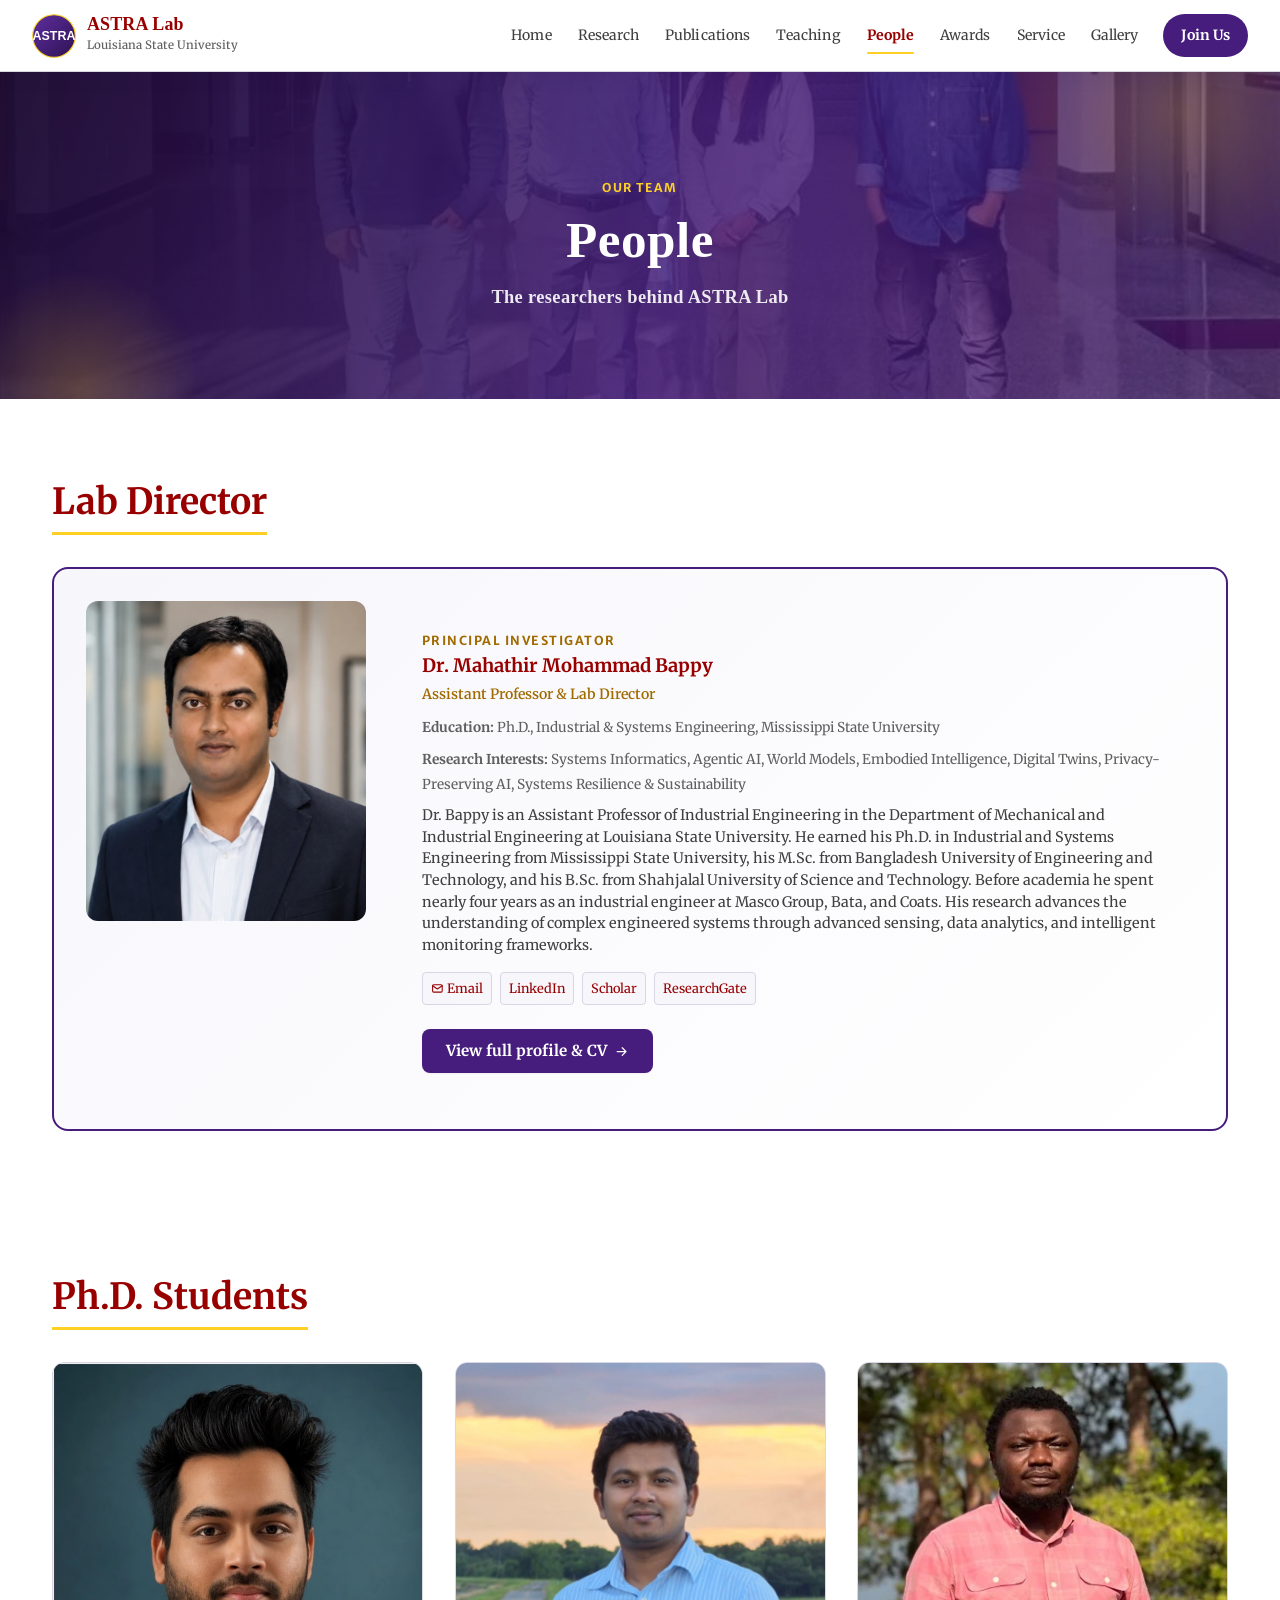
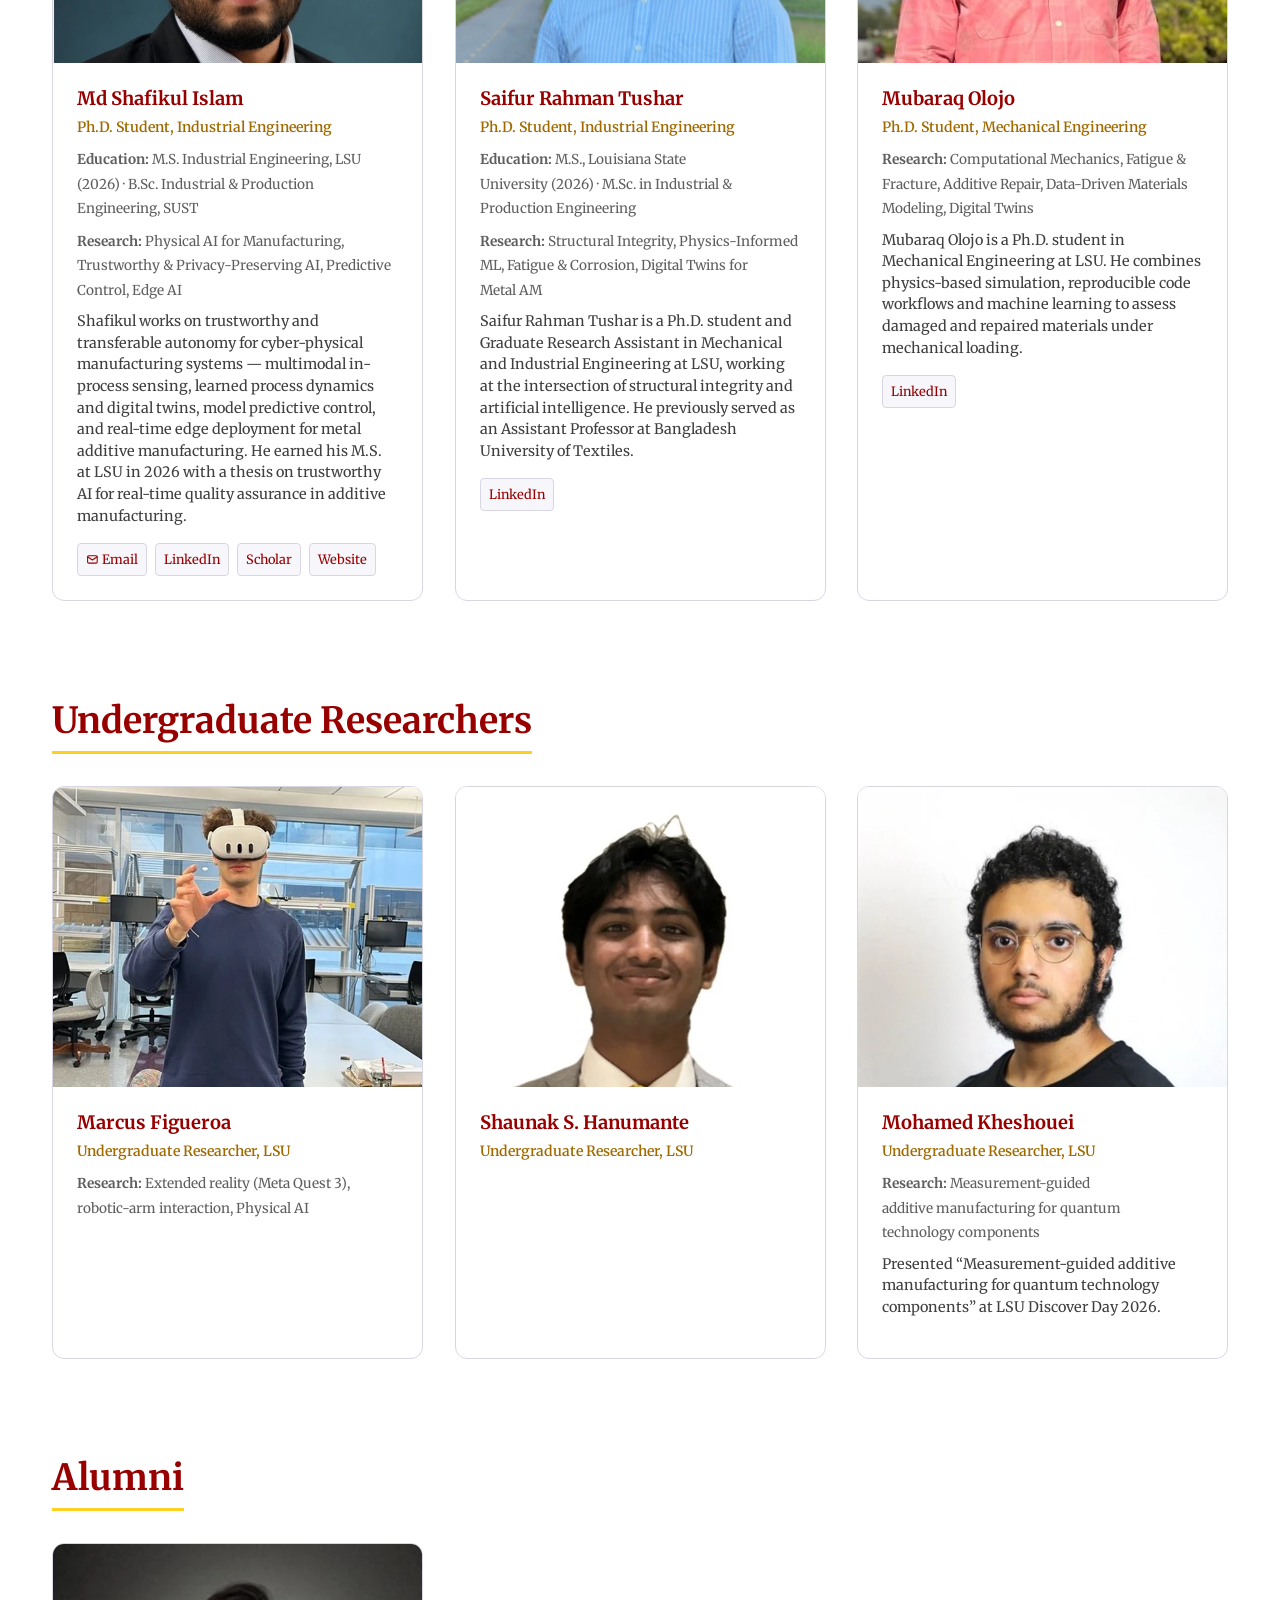
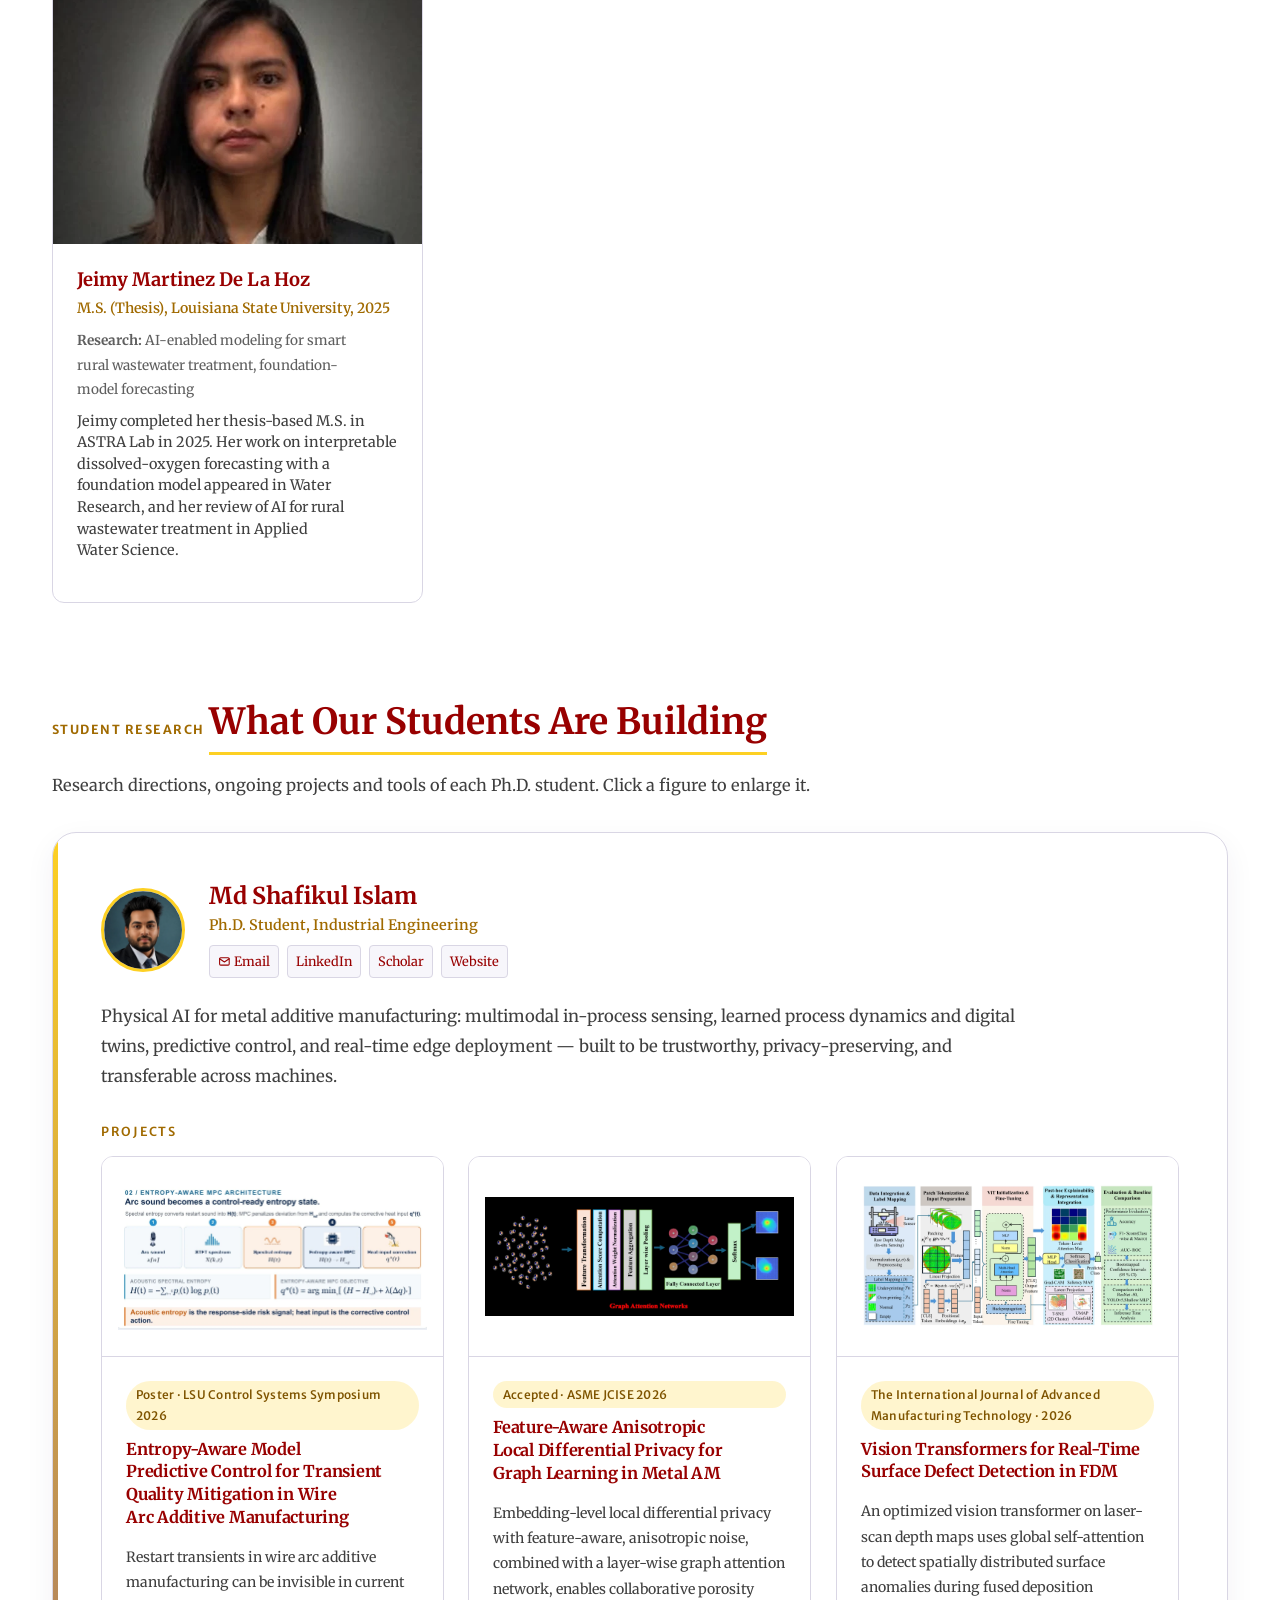
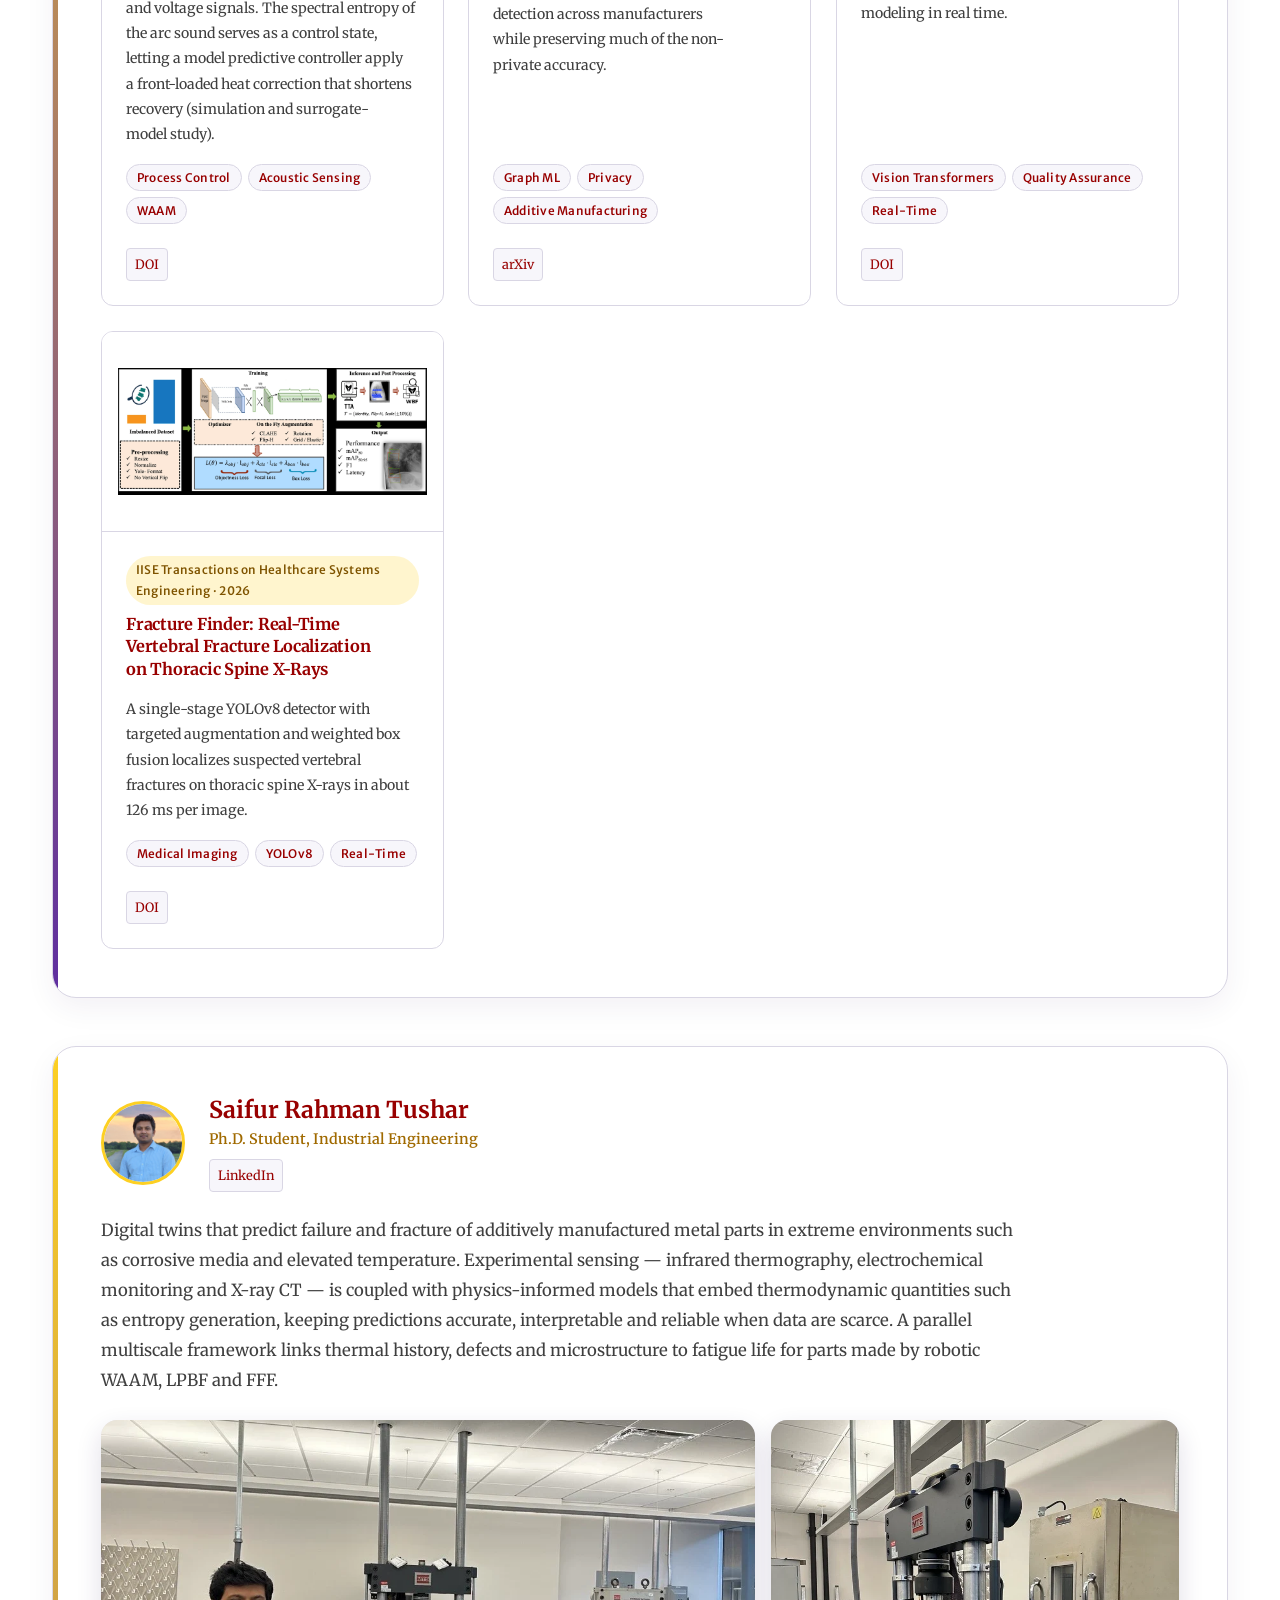
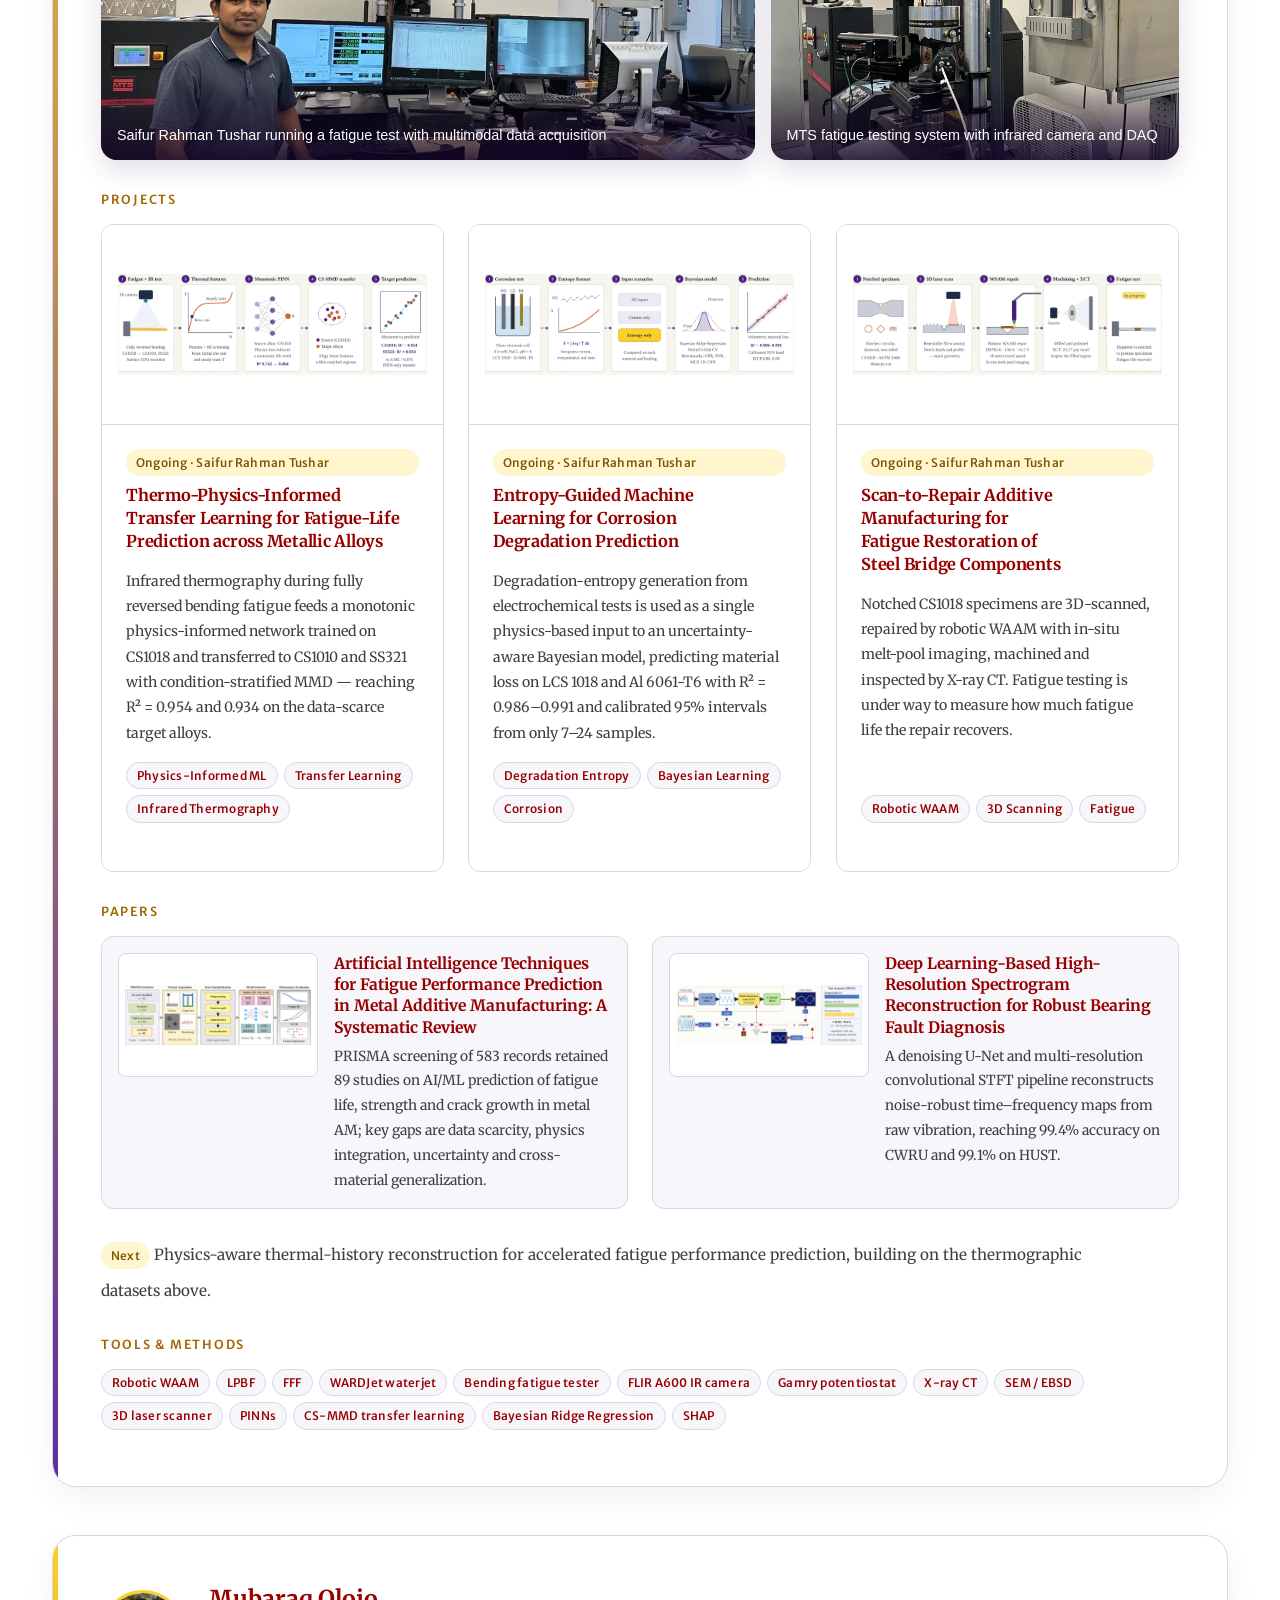
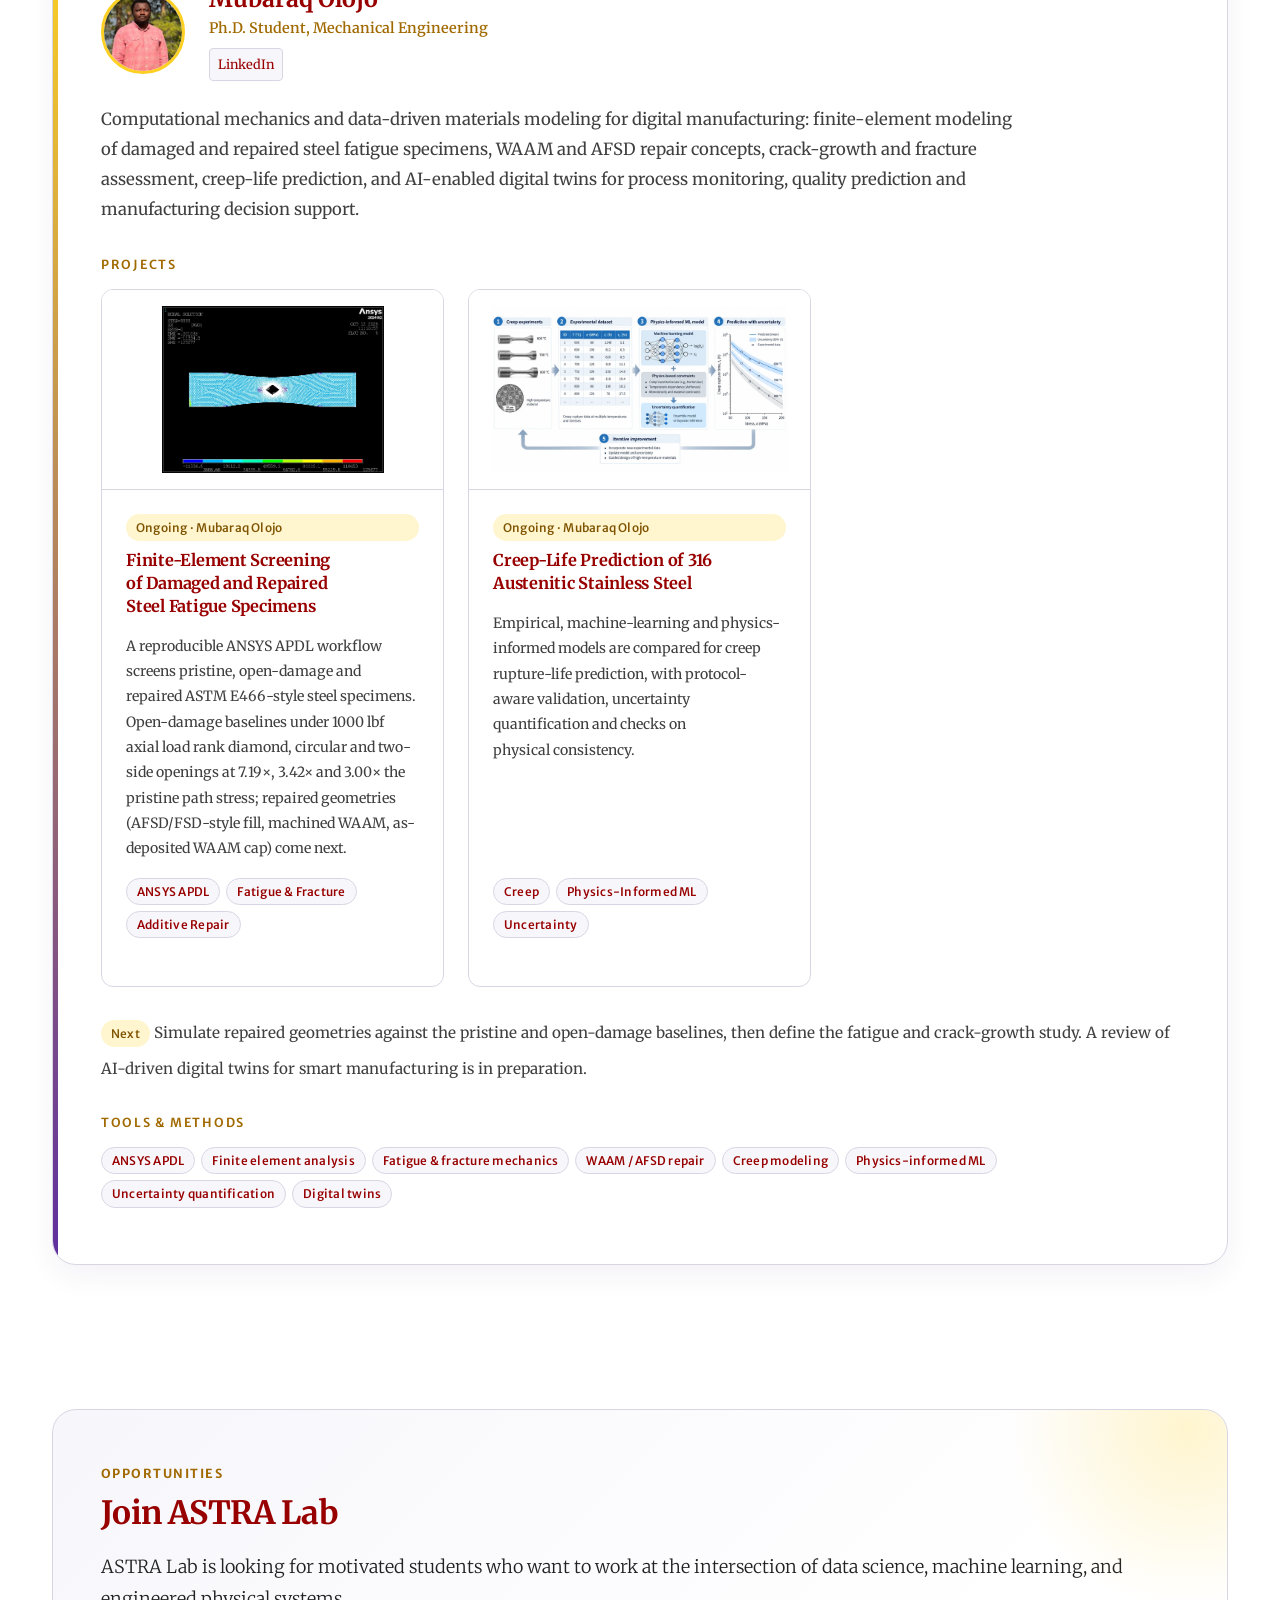
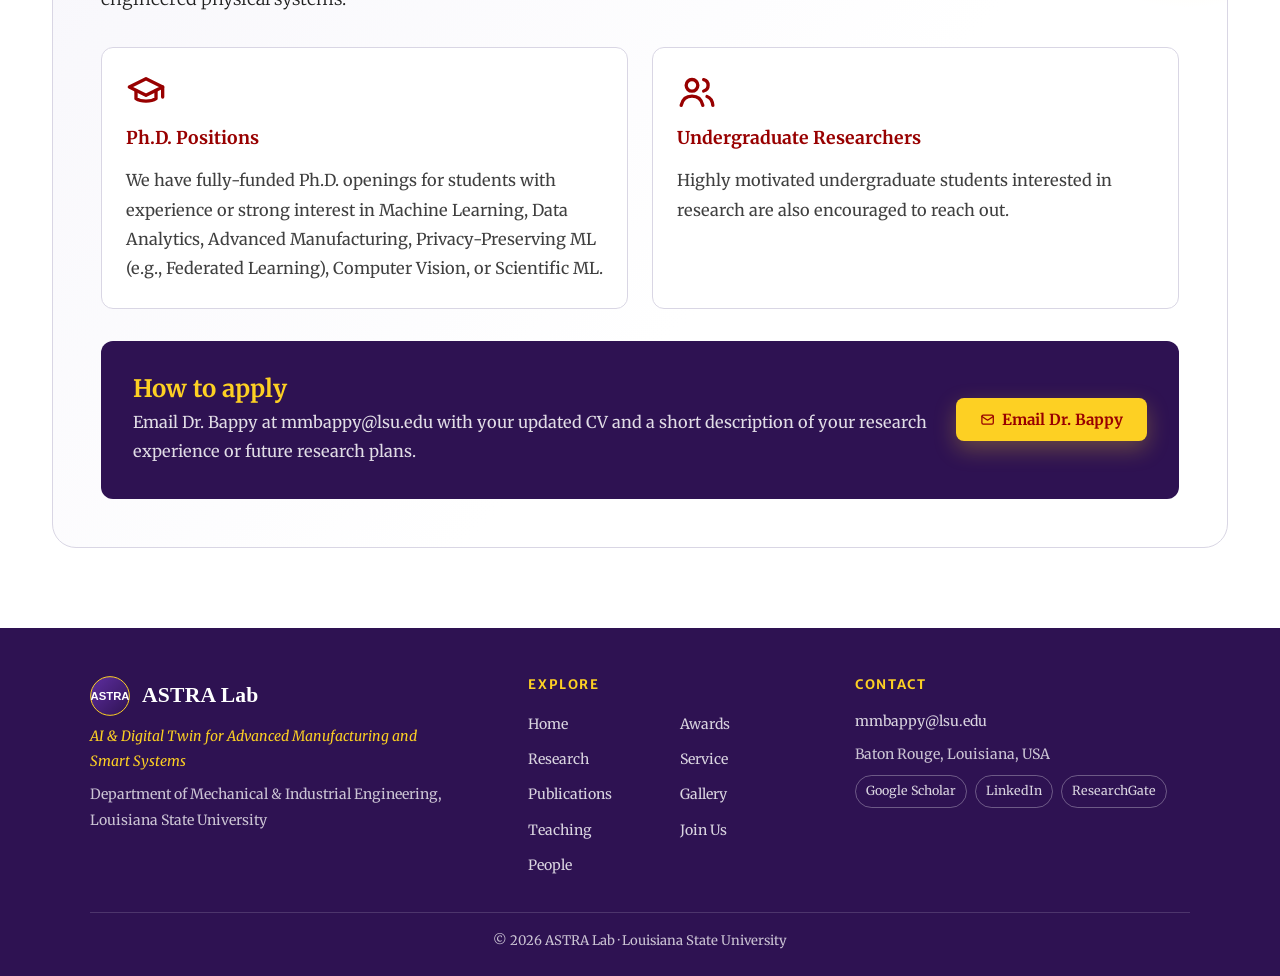
<file: join.html>
<!DOCTYPE html>
<html lang="en">
<head>
  <meta charset="UTF-8">
  <title>Moved — ASTRA Lab</title>
  <meta http-equiv="refresh" content="0; url=people.html#join">
  <link rel="canonical" href="people.html#join">
  <script>location.replace("people.html#join" + (location.hash && "people.html#join".indexOf("#") < 0 ? location.hash : ""));</script>
</head>
<body>
  <p>This page has moved to <a href="people.html#join">people.html#join</a>.</p>
</body>
</html>
</file>
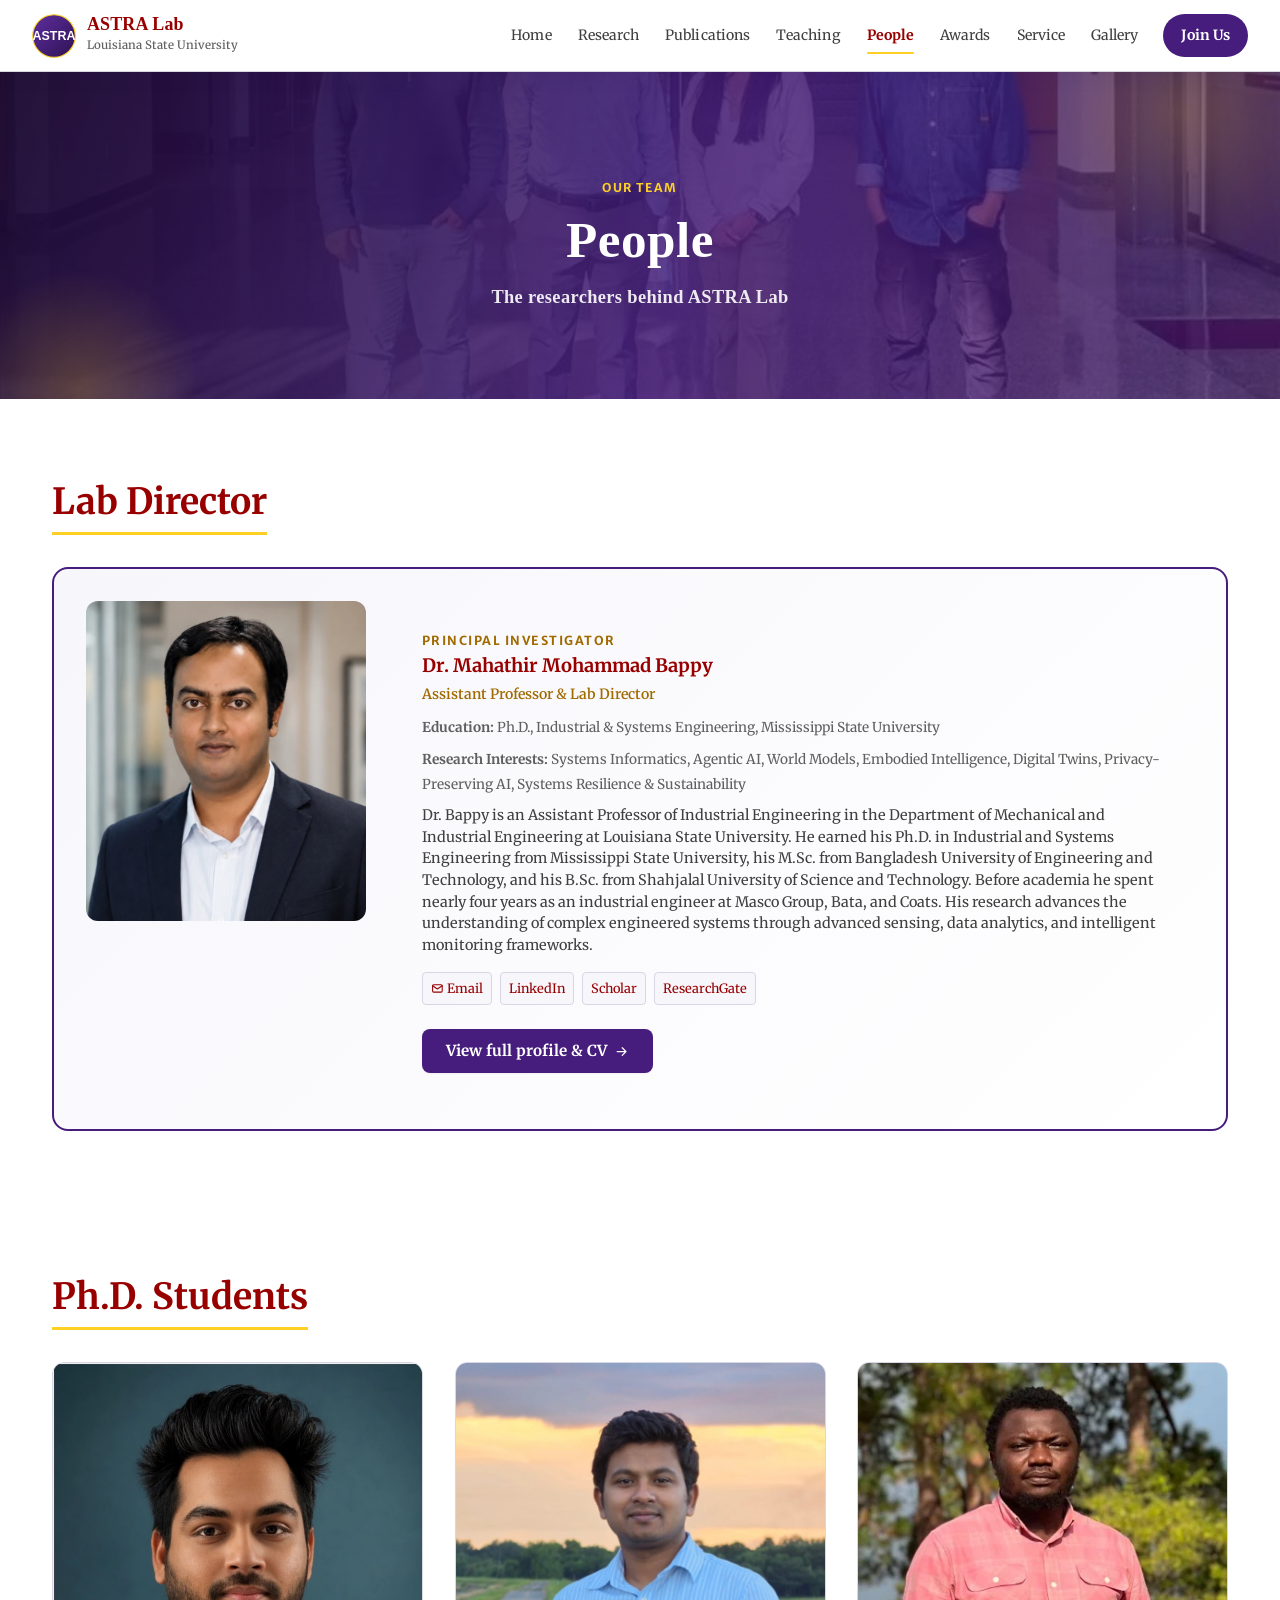
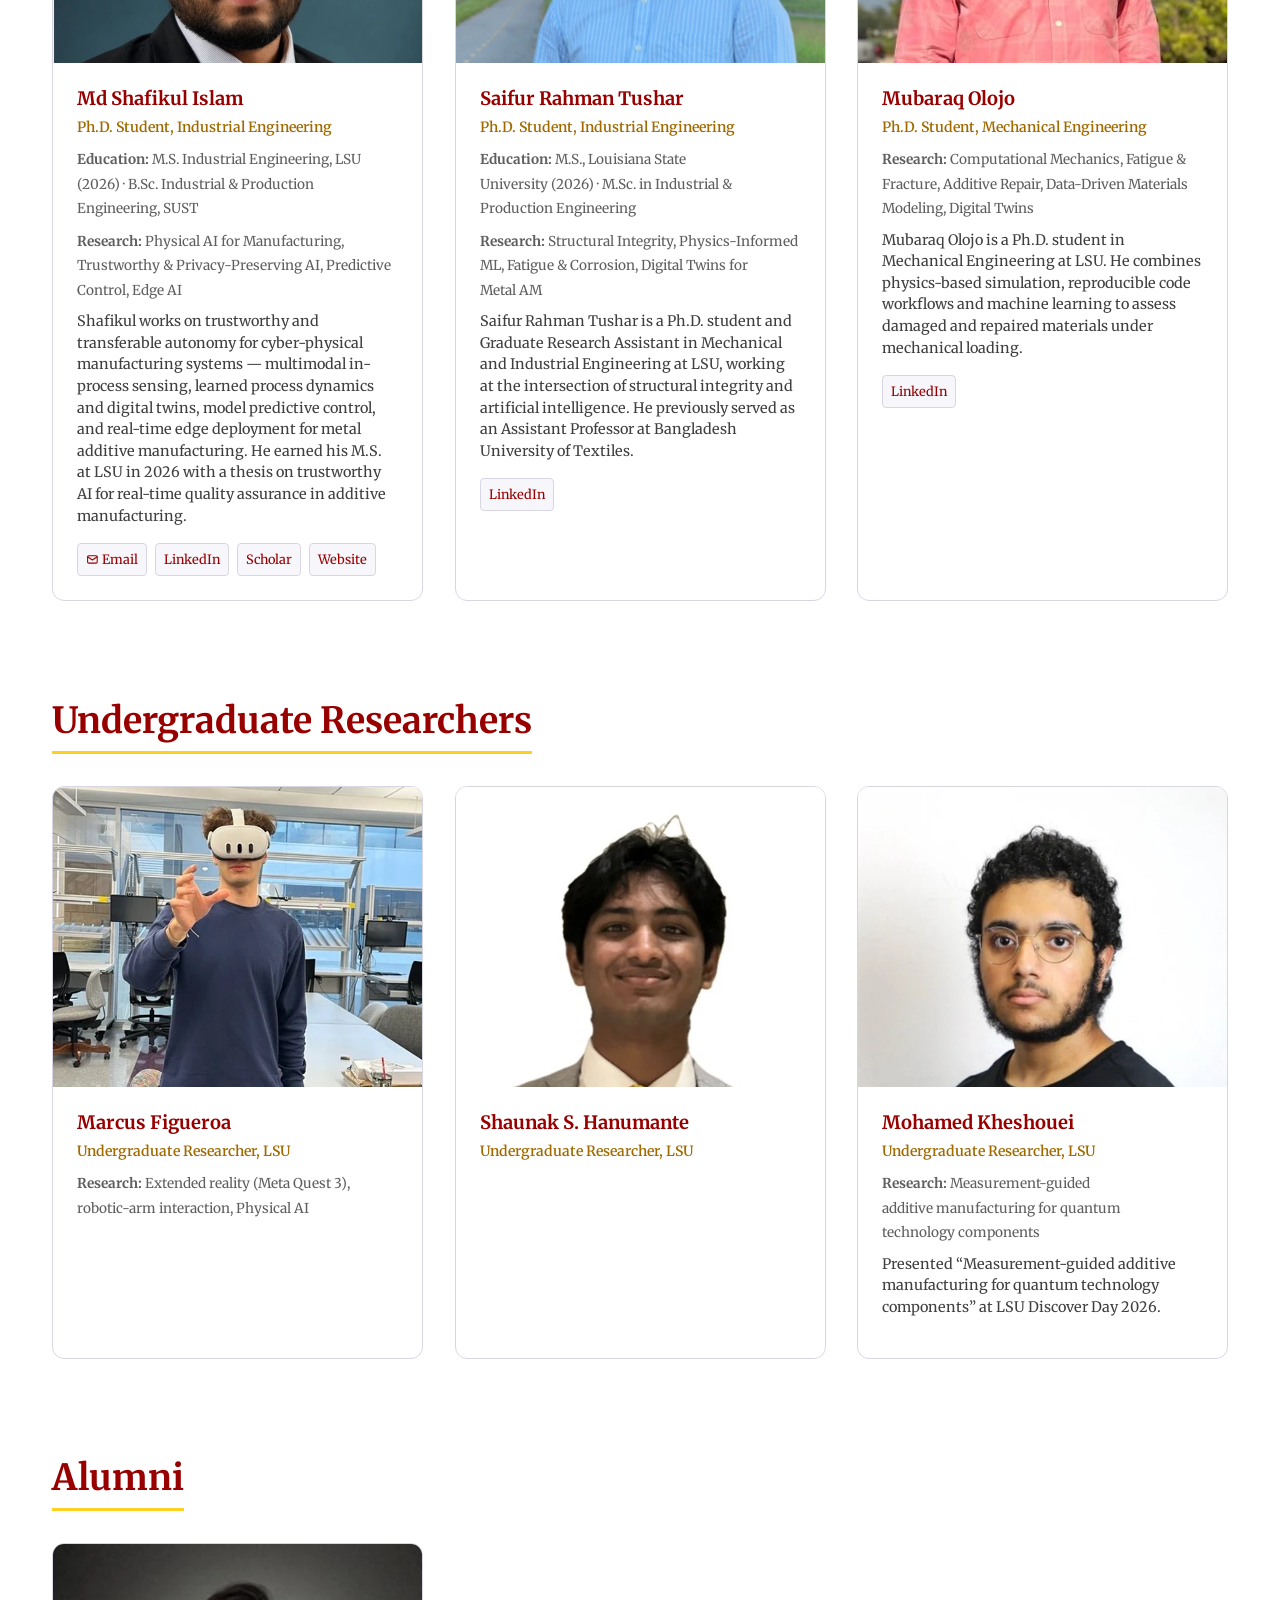
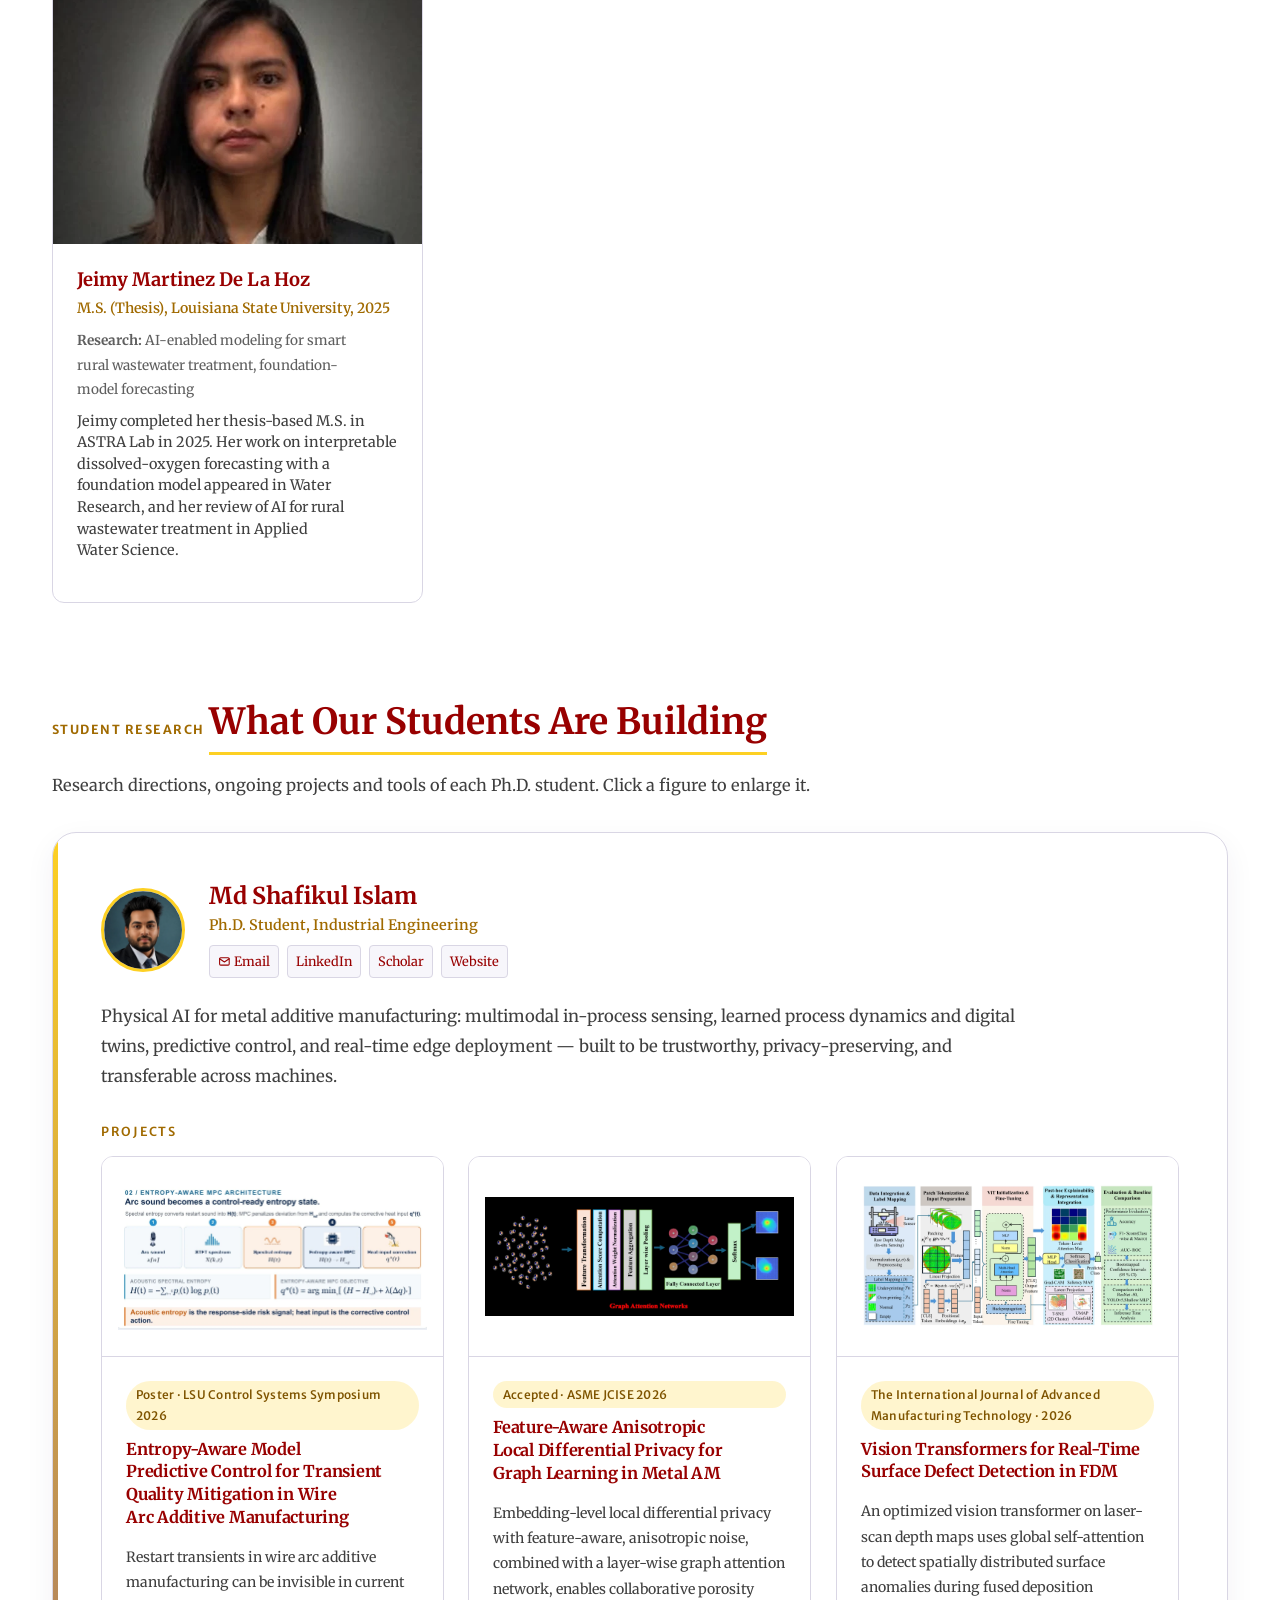
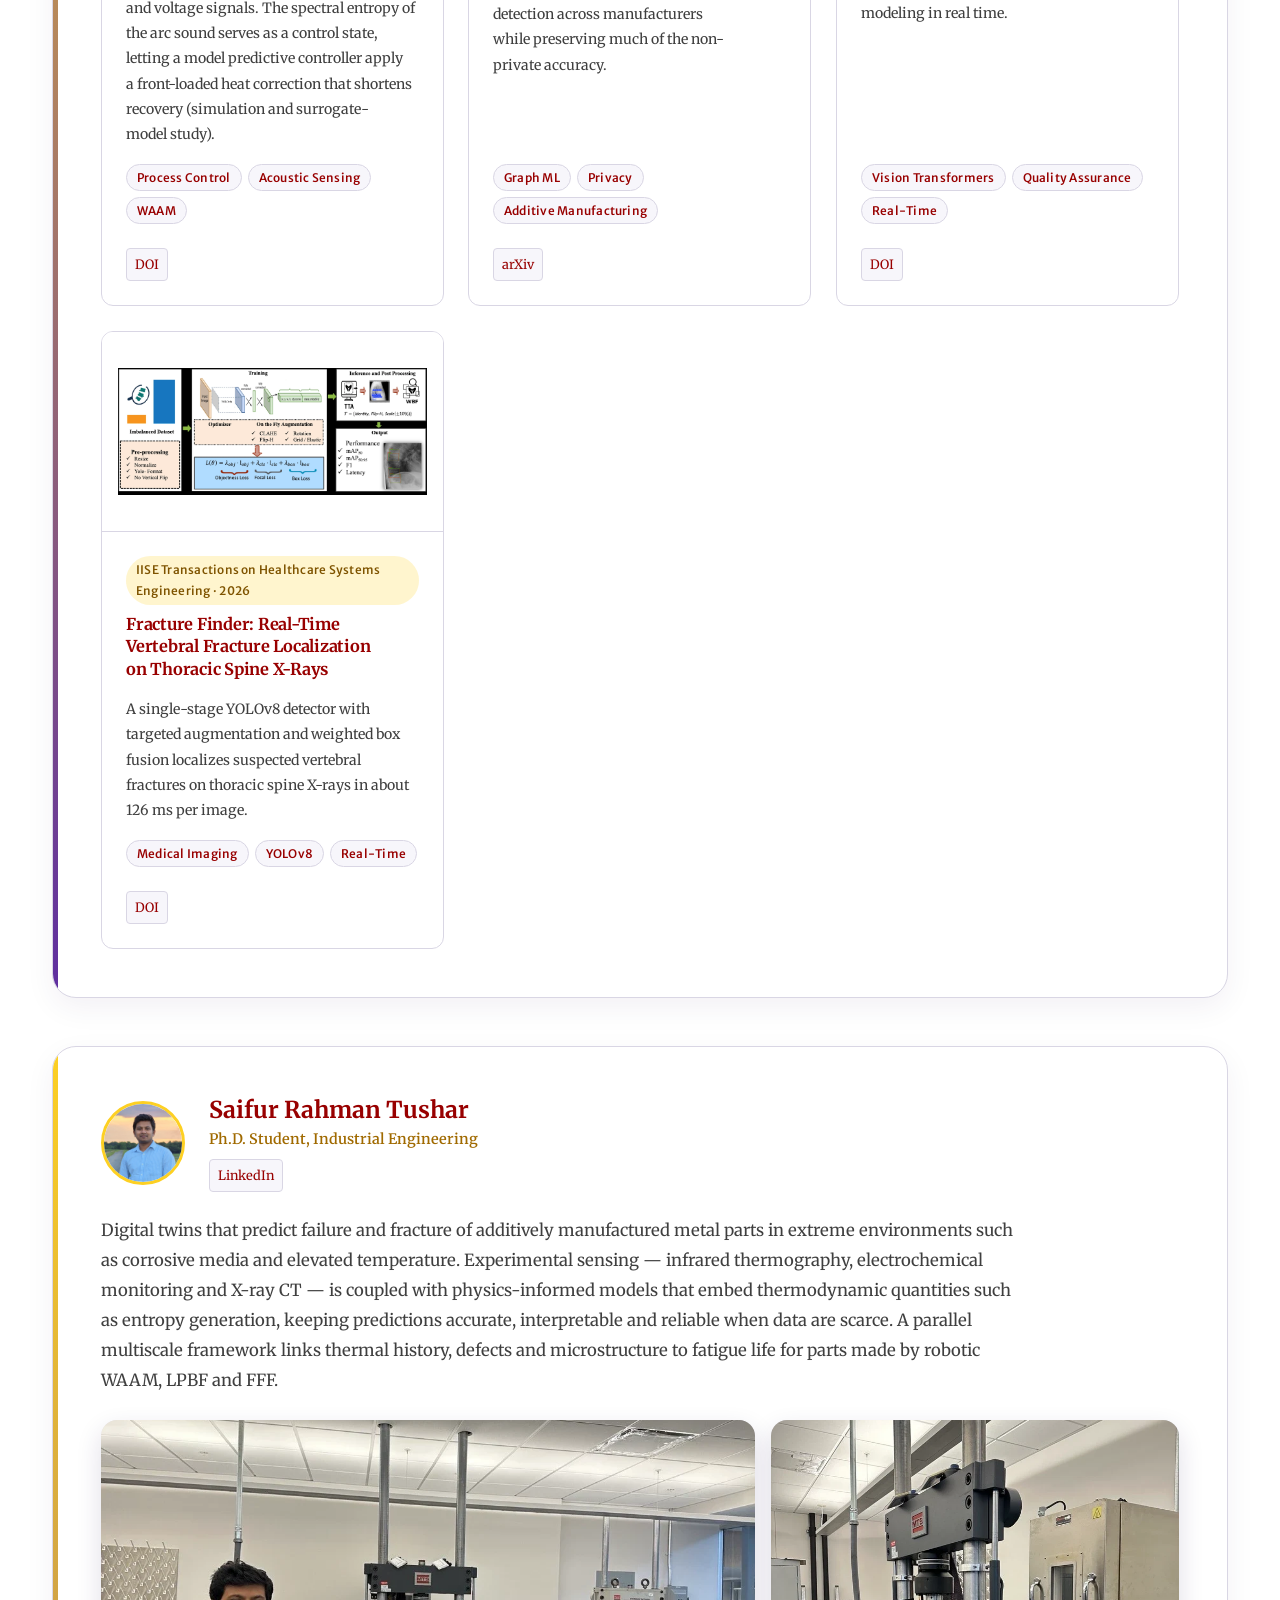
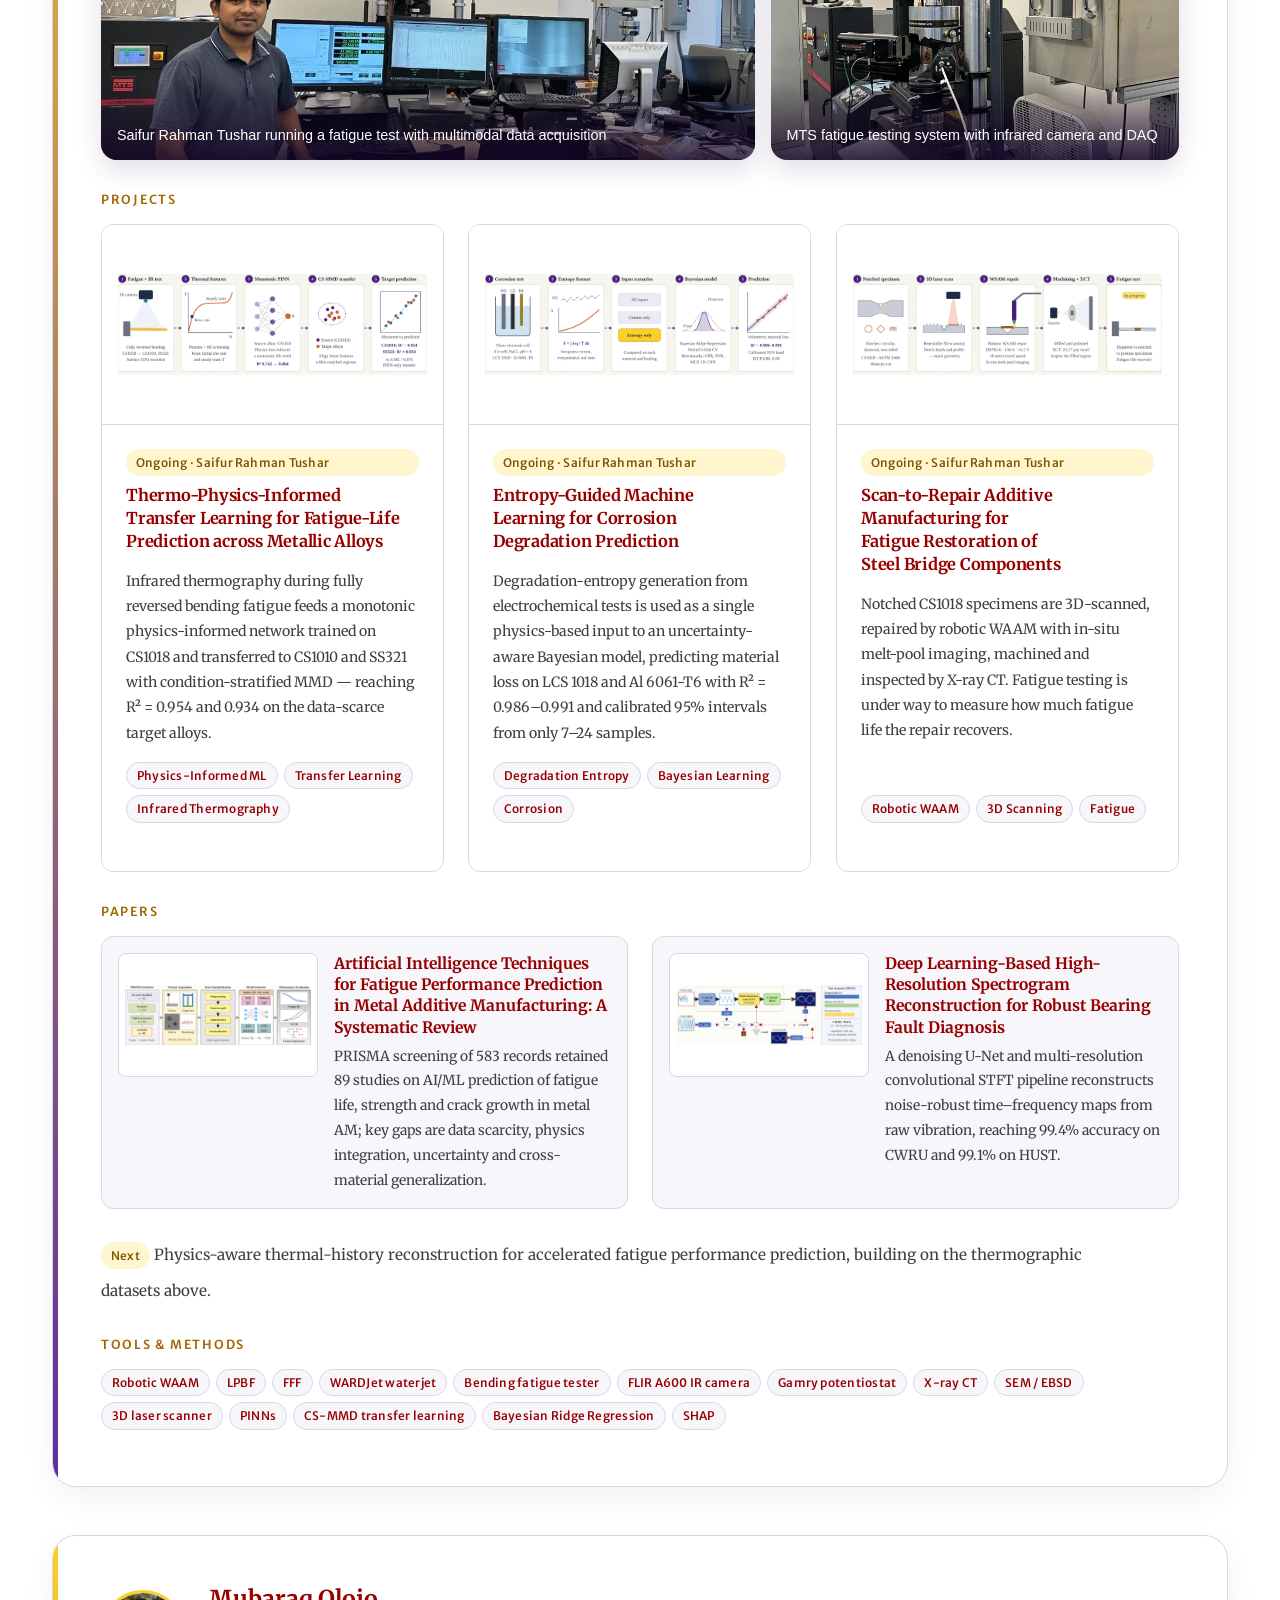
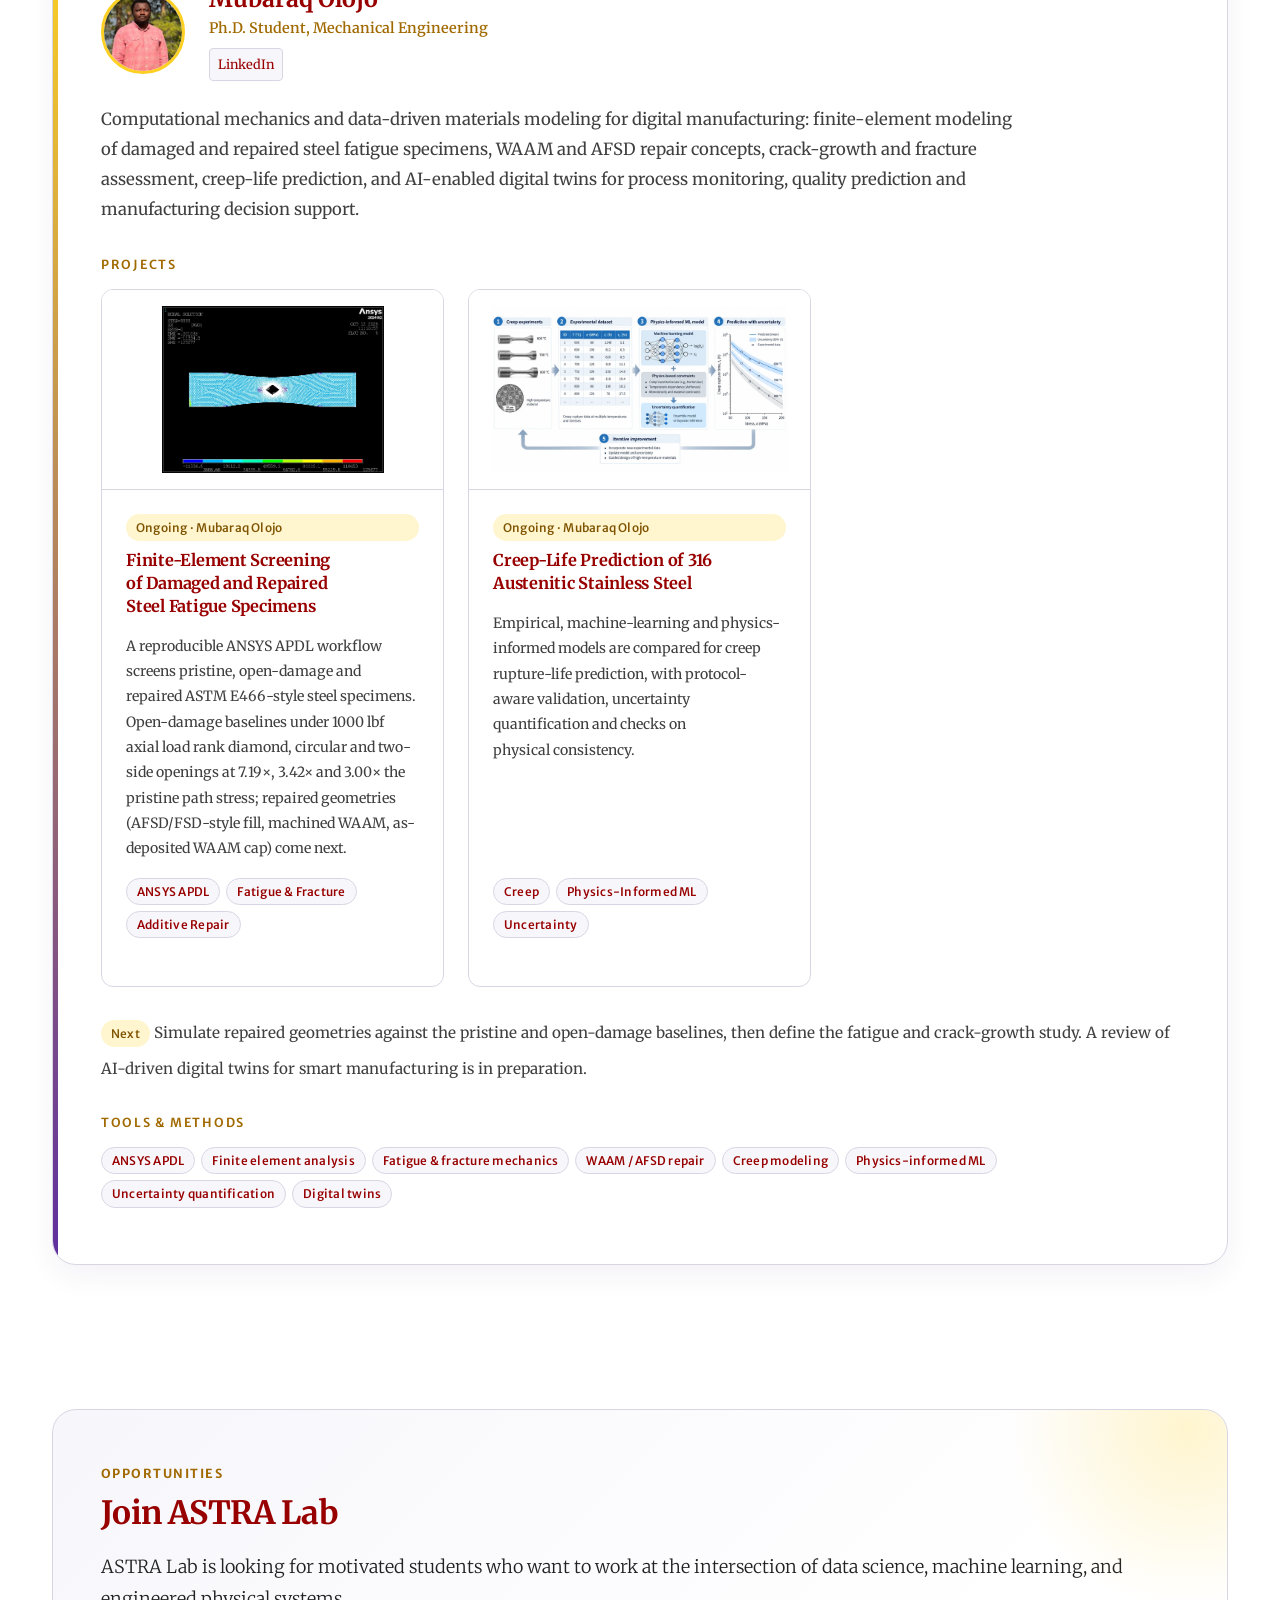
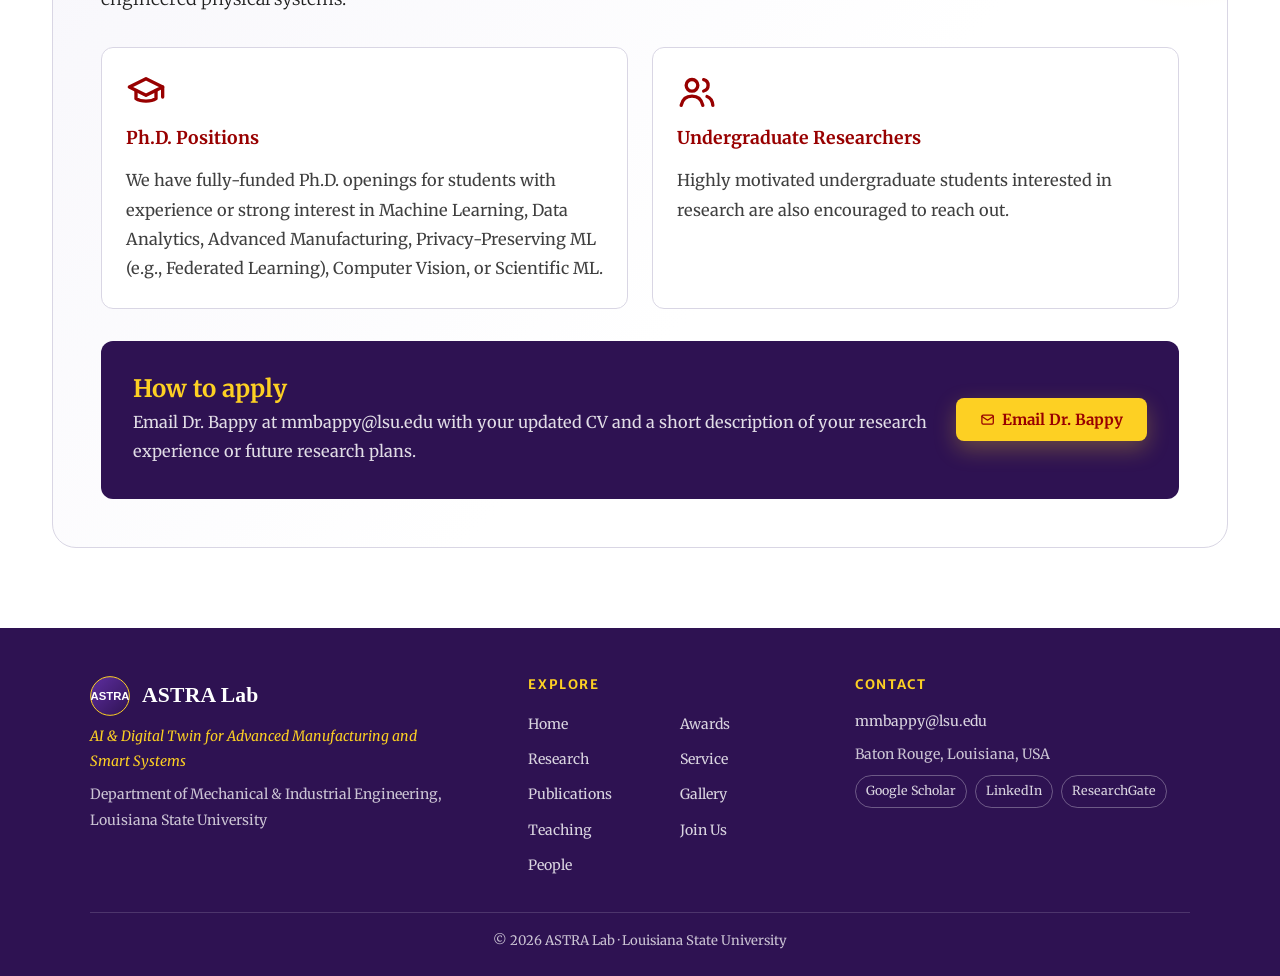
<file: people.html>
<!DOCTYPE html>
<html lang="en">
<head>
  <meta charset="UTF-8">
  <meta name="viewport" content="width=device-width, initial-scale=1.0">
  <title>People — ASTRA Lab</title>
  <meta name="description" content="Meet the director and students of ASTRA Lab at Louisiana State University, and learn how to join.">
  <link rel="preconnect" href="https://fonts.googleapis.com">
  <link rel="preconnect" href="https://fonts.gstatic.com" crossorigin>
  <link href="https://fonts.googleapis.com/css2?family=Merriweather:ital,wght@0,300;0,400;0,700;0,900;1,400&family=Merriweather+Sans:wght@400;600;700&family=Tinos:wght@400;700&display=swap" rel="stylesheet">
  <link rel="stylesheet" href="assets/css/styles.css?v=20261111">
  <link rel="icon" href="assets/images/logo.svg" type="image/svg+xml">
</head>
<body data-page="people">
  <a class="skip-link" href="#main">Skip to content</a>
  <header class="site-header" id="site-header"></header>
  <main id="main">
    <section class="page-header has-bg">
      <img class="page-header-bg" src="assets/images/gal-team-graduate-students.webp" alt="">
      <span class="page-header-shade" aria-hidden="true"></span>
      <span class="page-eyebrow">Our Team</span>
      <h1>People</h1>
      <p>The researchers behind ASTRA Lab</p>
    </section>

    <div class="container">
      <section class="section">
        <h2 class="section-title">Lab Director</h2>
        <div id="team-director"></div>
      </section>
      <section class="section">
        <h2 class="section-title">Ph.D. Students</h2>
        <div class="team-grid" id="team-phd"></div>
      </section>
      <section class="section">
        <h2 class="section-title">M.S. Students</h2>
        <div class="team-grid" id="team-ms"></div>
      </section>
      <section class="section">
        <h2 class="section-title">Undergraduate Researchers</h2>
        <div class="team-grid" id="team-undergrad"></div>
      </section>
      <section class="section">
        <h2 class="section-title">Alumni</h2>
        <div class="team-grid" id="team-alumni"></div>
      </section>
      <section class="section" id="student-research-sec">
        <span class="eyebrow">Student Research</span>
        <h2 class="section-title">What Our Students Are Building</h2>
        <p class="section-intro">Research directions, ongoing projects and tools of each Ph.D. student. Click a figure to enlarge it.</p>
        <div id="student-research"></div>
      </section>
      <section class="section" id="join"></section>
    </div>
  </main>
  <footer class="footer" id="footer"></footer>
  <script src="assets/js/data.js?v=20261111"></script>
  <script src="assets/js/render.js?v=20261111"></script>
</body>
</html>
</file>
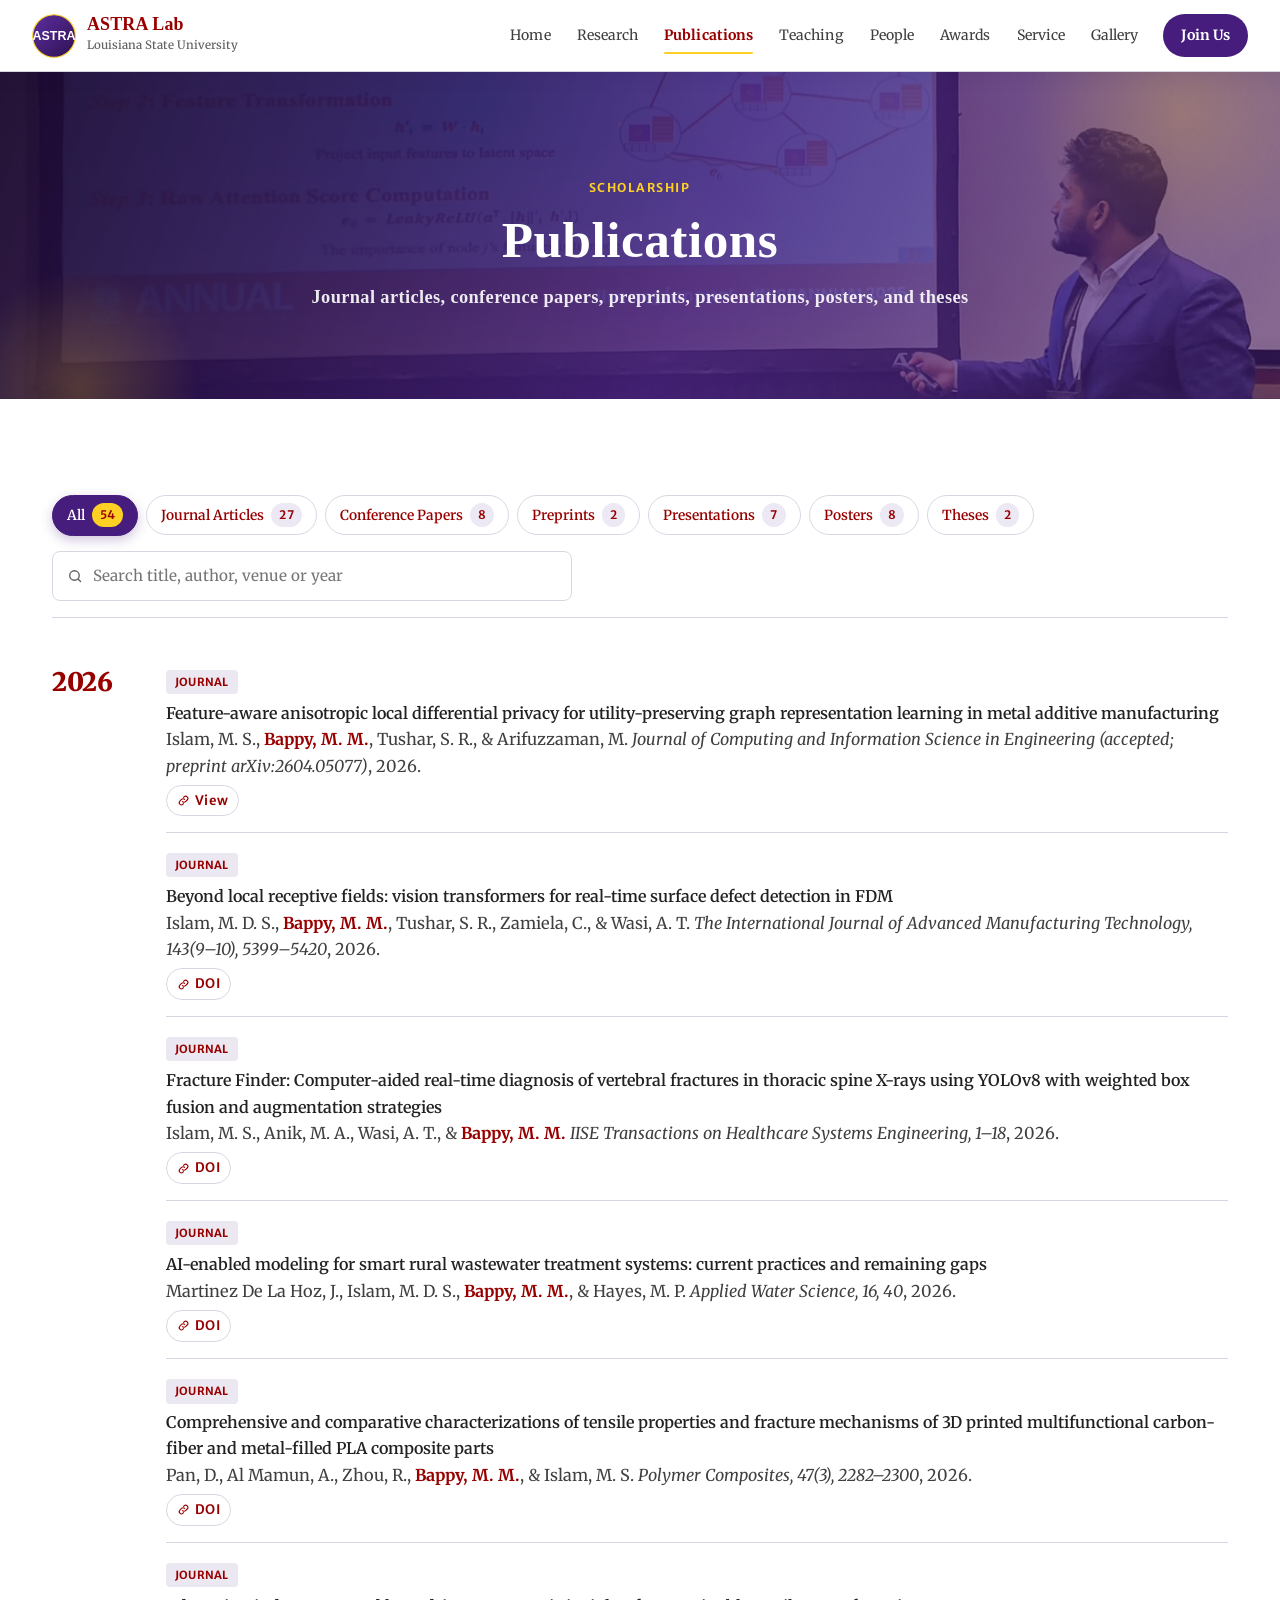
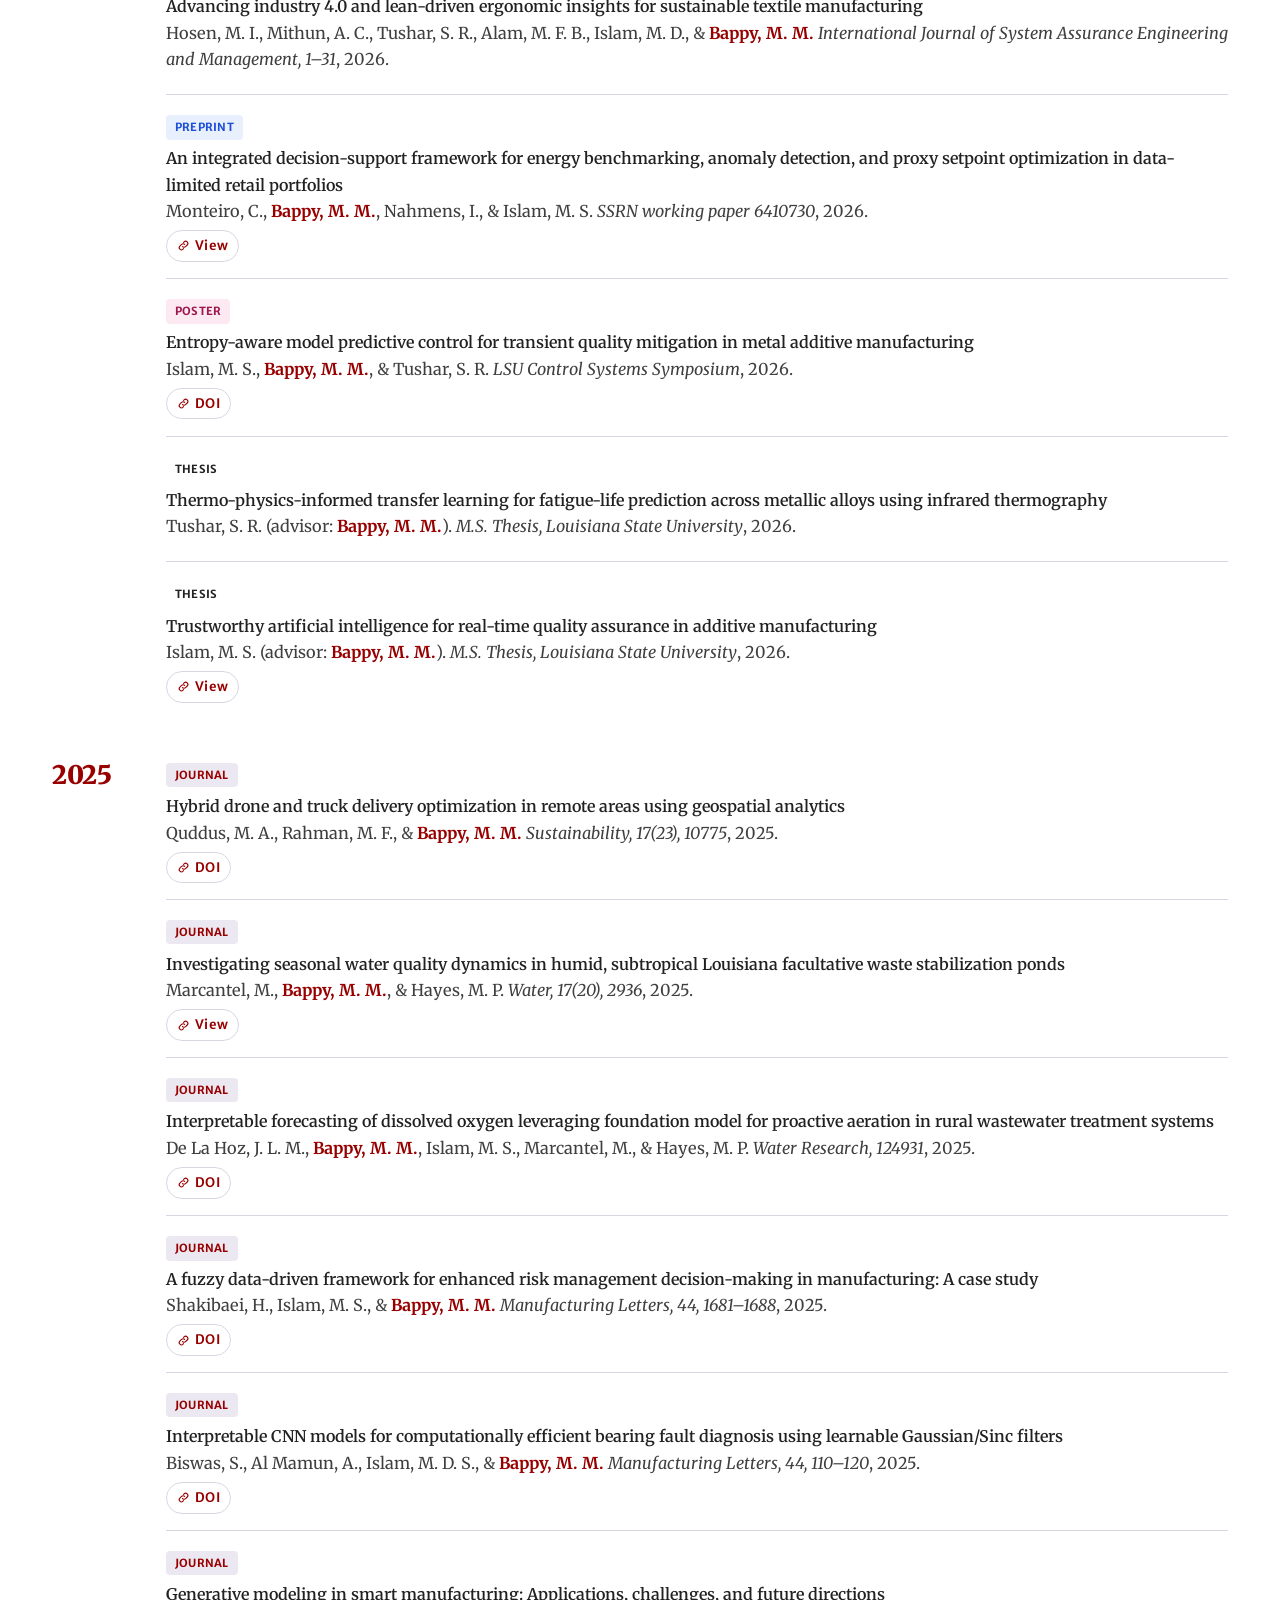
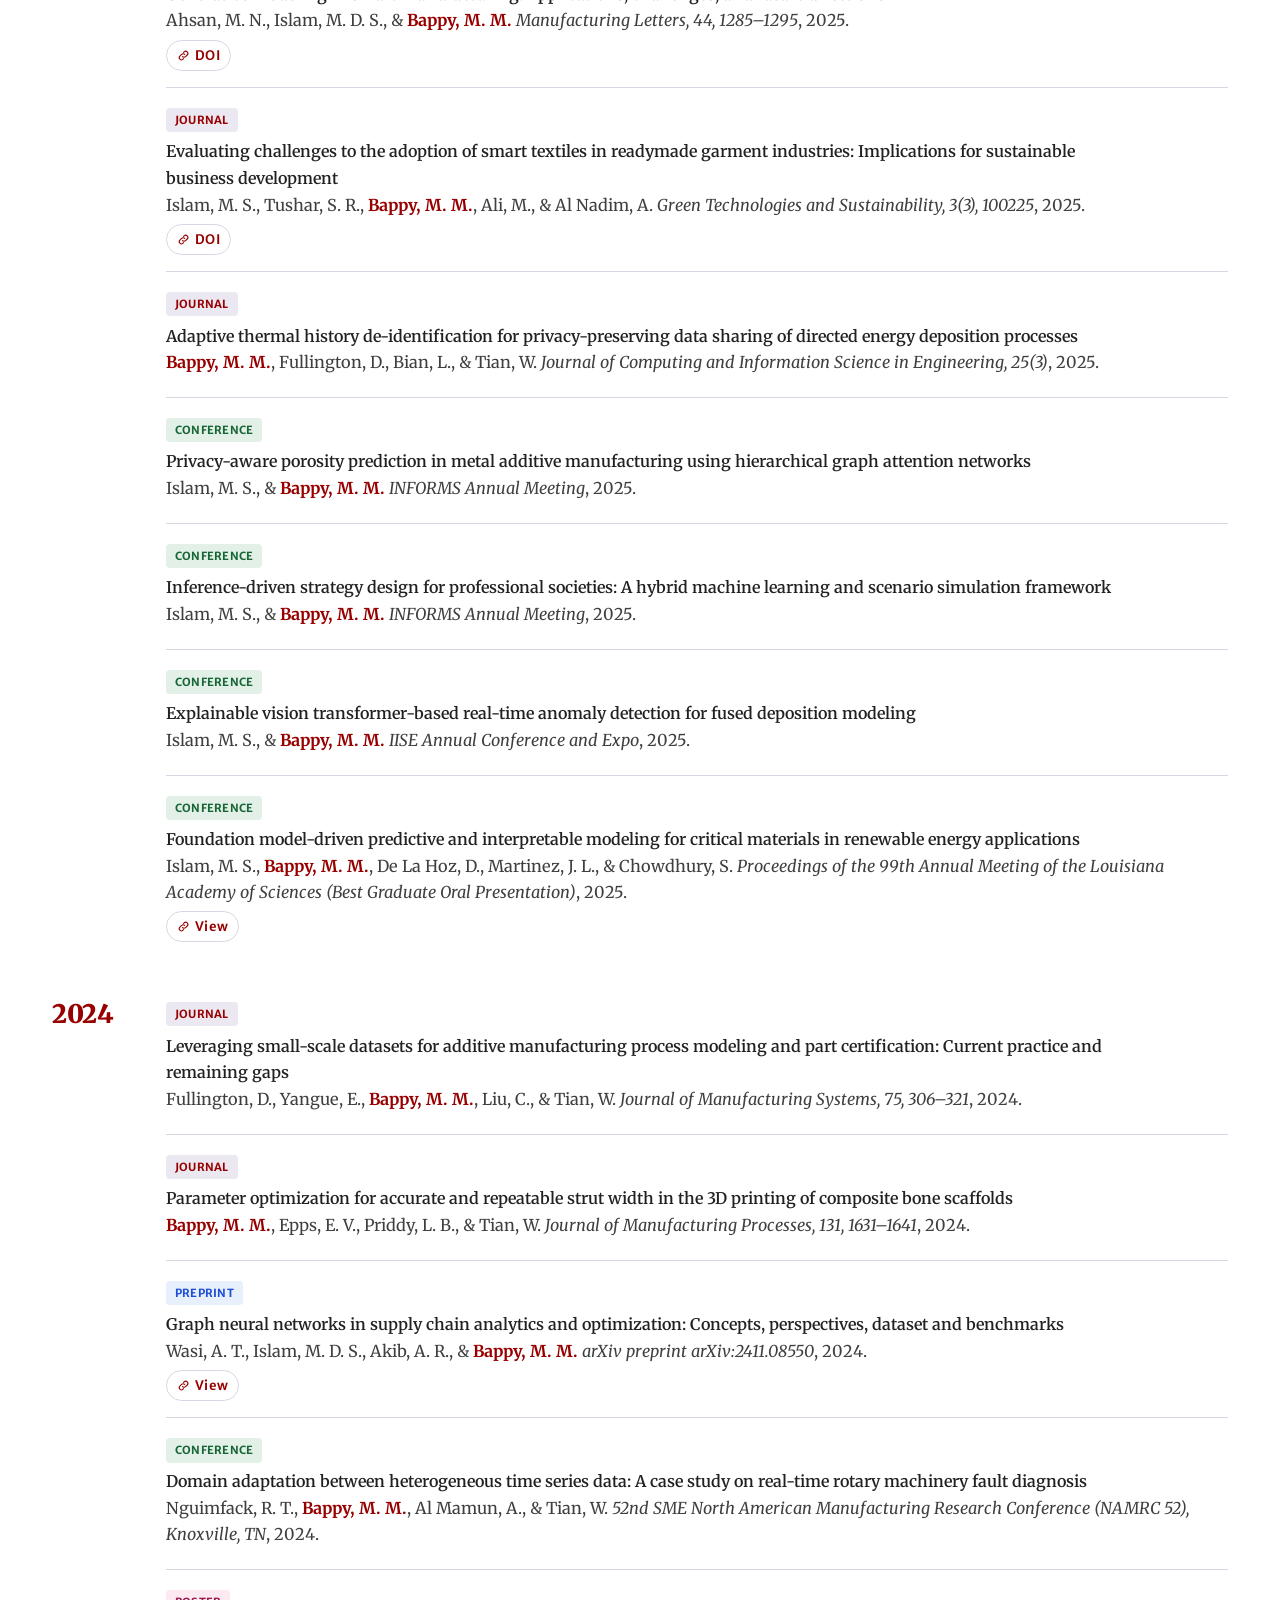
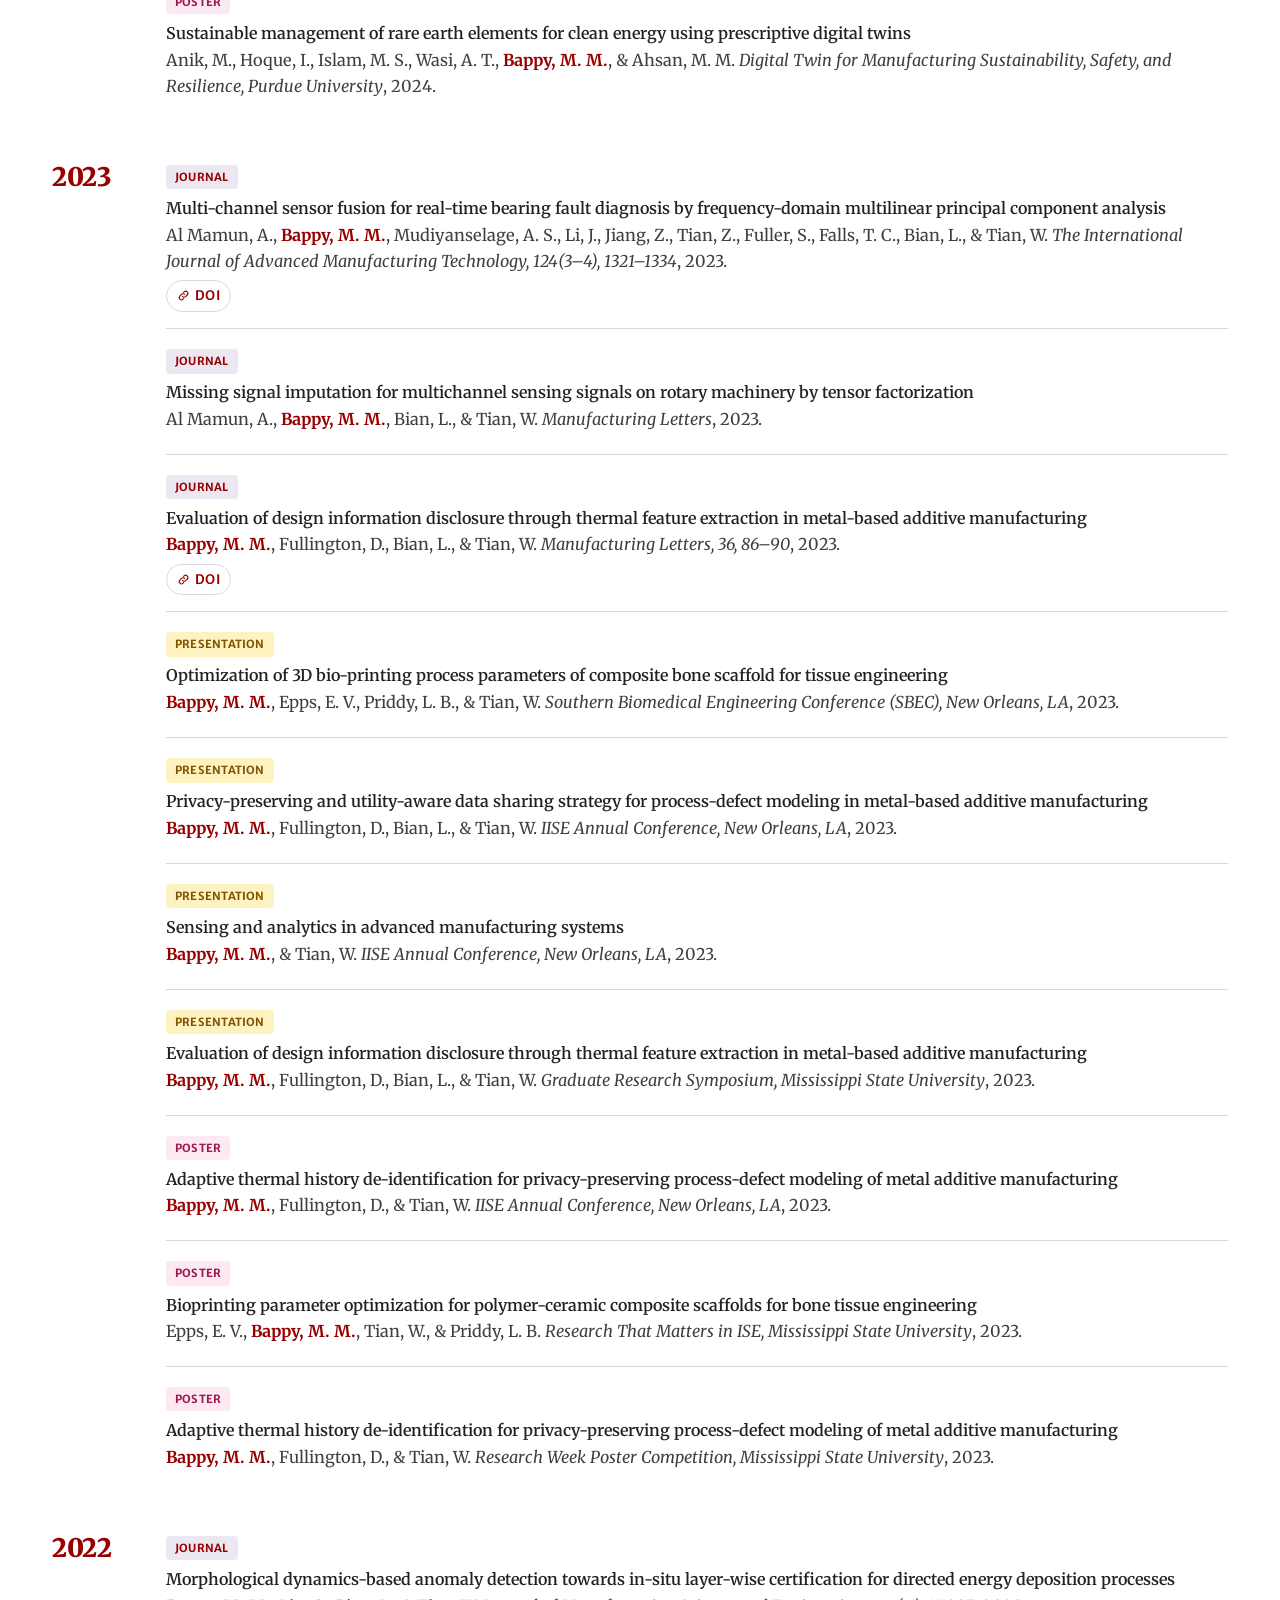
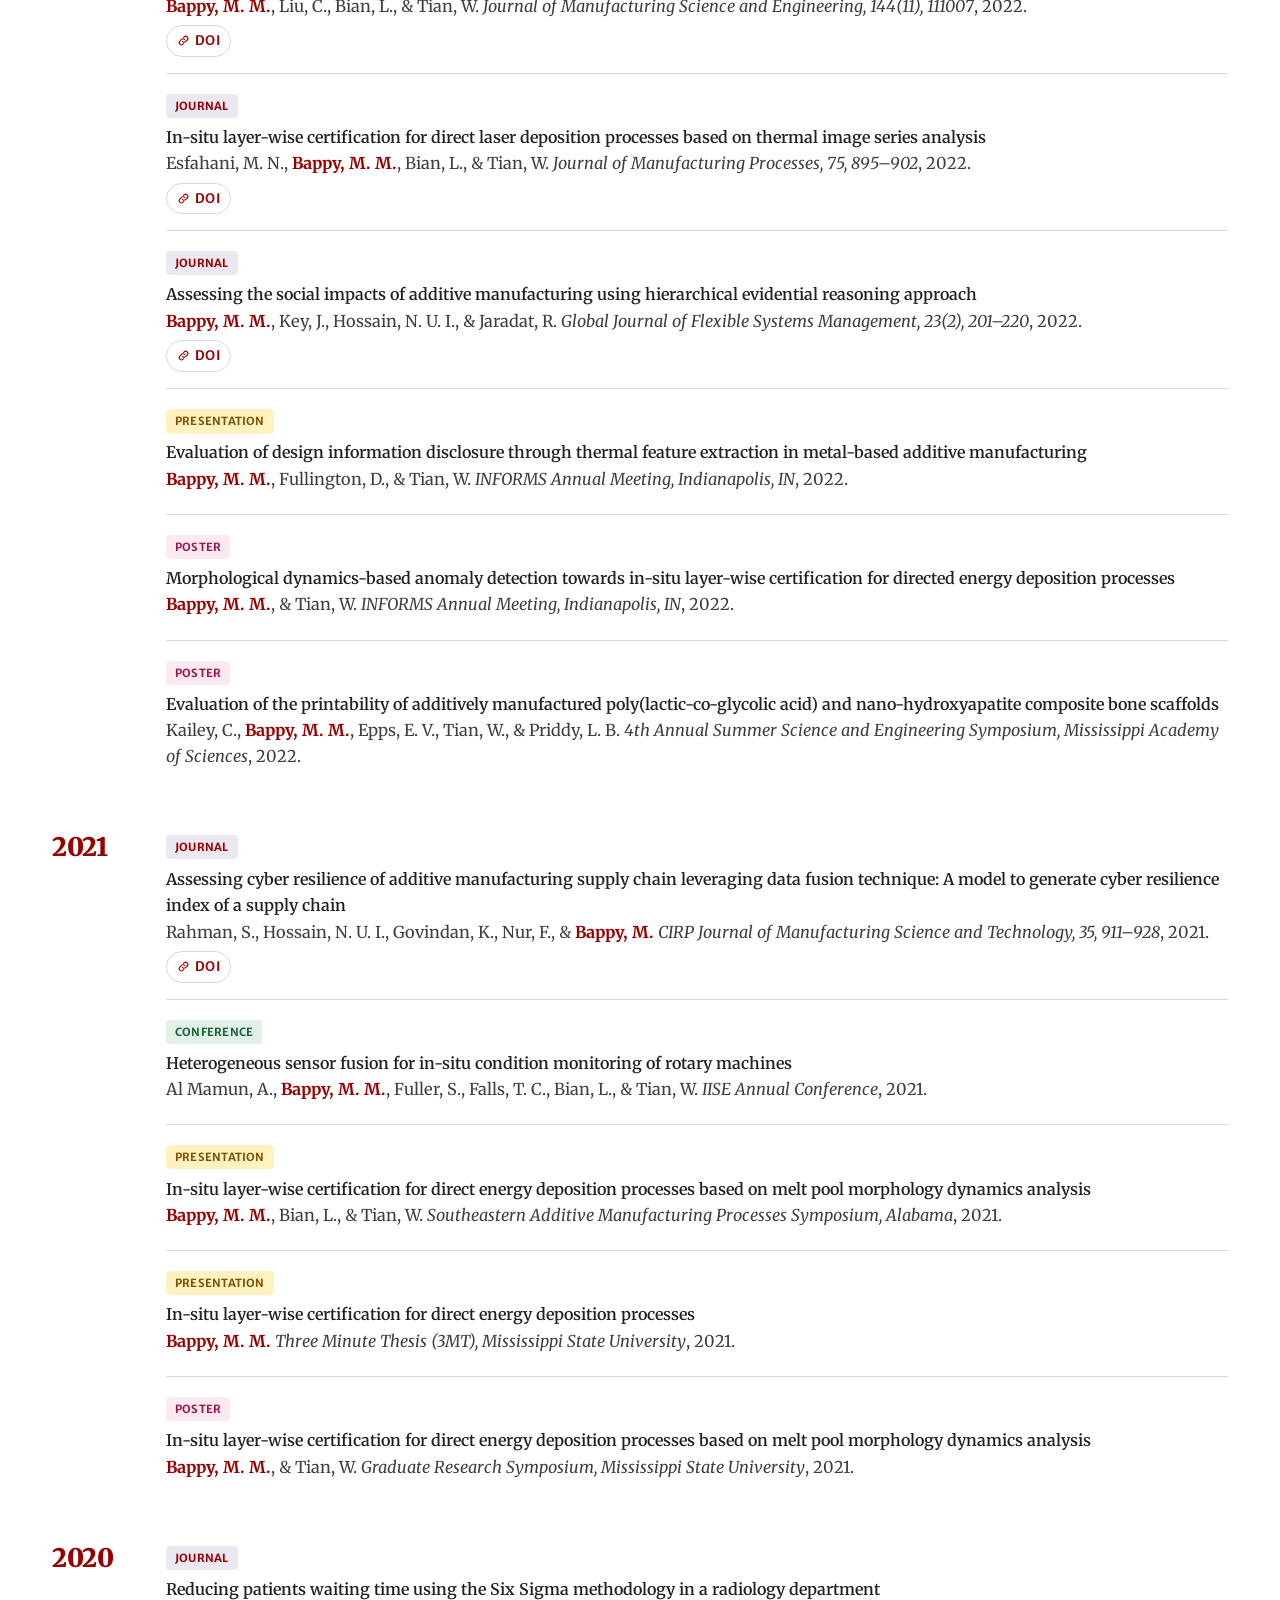
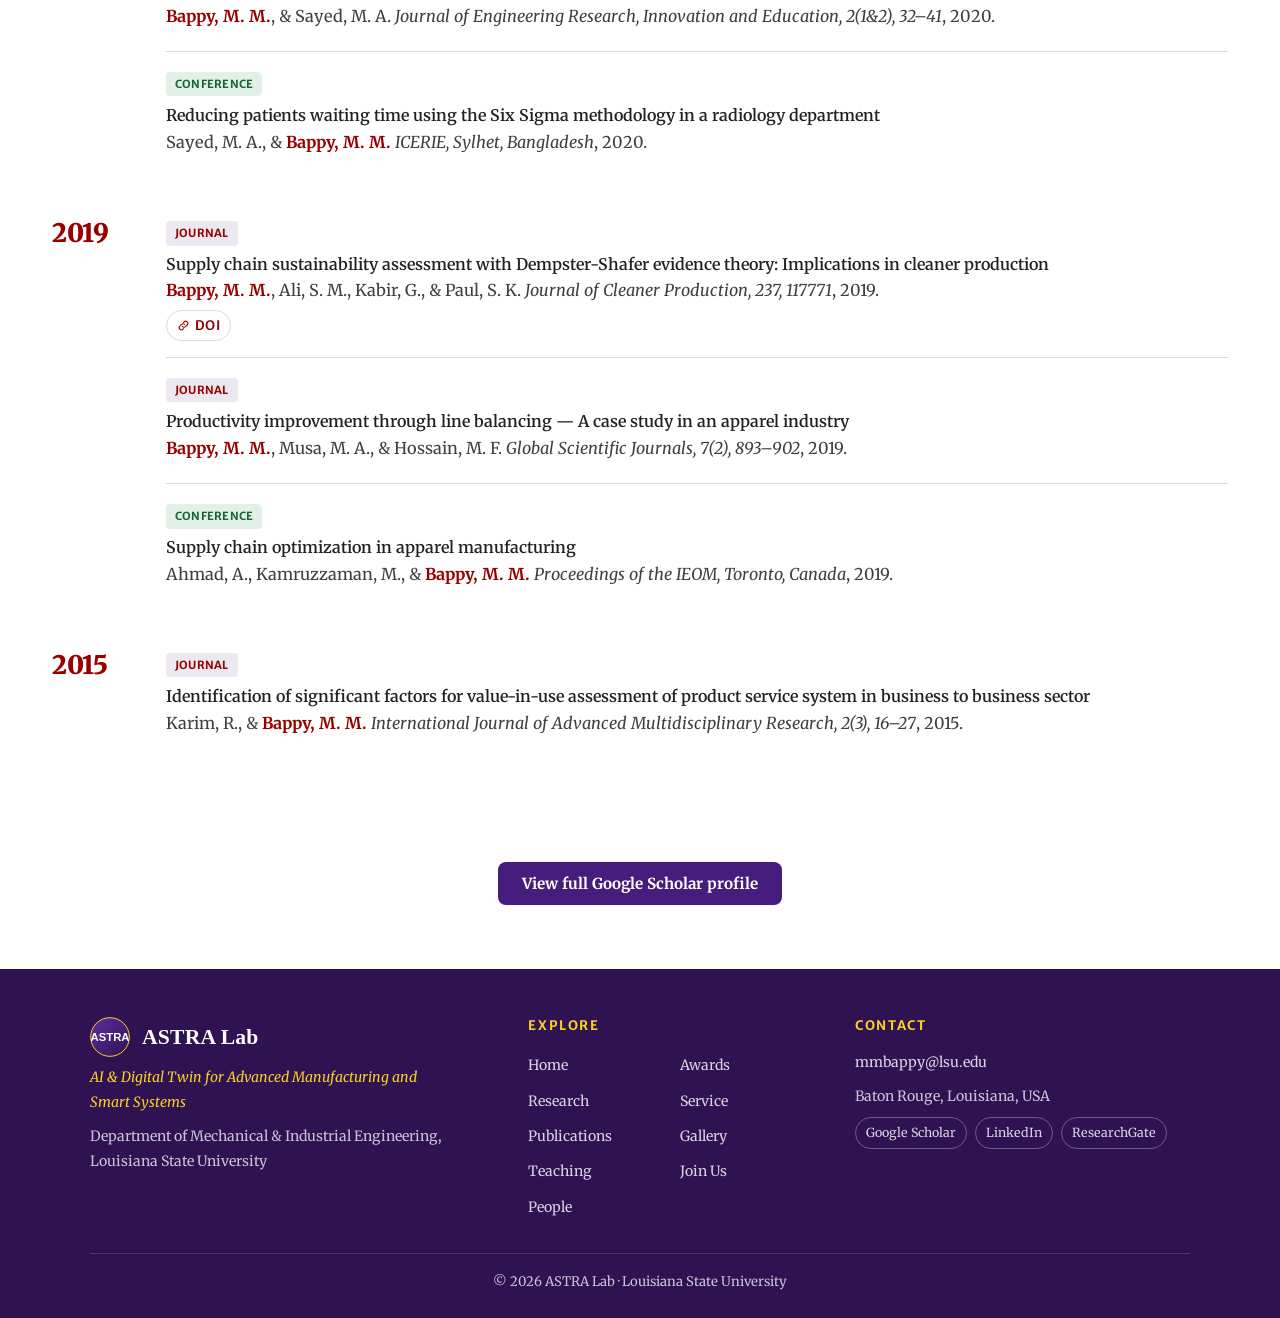
<file: publications.html>
<!DOCTYPE html>
<html lang="en">
<head>
  <meta charset="UTF-8">
  <meta name="viewport" content="width=device-width, initial-scale=1.0">
  <title>Publications — ASTRA Lab</title>
  <meta name="description" content="Journal articles, conference papers, preprints, presentations, posters, and theses from ASTRA Lab, Louisiana State University.">
  <link rel="preconnect" href="https://fonts.googleapis.com">
  <link rel="preconnect" href="https://fonts.gstatic.com" crossorigin>
  <link href="https://fonts.googleapis.com/css2?family=Merriweather:ital,wght@0,300;0,400;0,700;0,900;1,400&family=Merriweather+Sans:wght@400;600;700&family=Tinos:wght@400;700&display=swap" rel="stylesheet">
  <link rel="stylesheet" href="assets/css/styles.css?v=20261111">
  <link rel="icon" href="assets/images/logo.svg" type="image/svg+xml">
</head>
<body data-page="publications">
  <a class="skip-link" href="#main">Skip to content</a>
  <header class="site-header" id="site-header"></header>
  <main id="main">
    <section class="page-header has-bg">
      <img class="page-header-bg" src="assets/images/gal-talk-gnn.webp" alt="">
      <span class="page-header-shade" aria-hidden="true"></span>
      <span class="page-eyebrow">Scholarship</span>
      <h1>Publications</h1>
      <p>Journal articles, conference papers, preprints, presentations, posters, and theses</p>
    </section>

    <div class="container">
      <section class="section">
        <div class="pub-toolbar" id="pub-toolbar"></div>
        <div id="pub-list" aria-live="polite"></div>
      </section>
      <div class="btn-row center">
        <a href="https://scholar.google.com/citations?user=FRV5XRUAAAAJ&hl=en" class="btn btn-primary" target="_blank" rel="noopener">View full Google Scholar profile</a>
      </div>
    </div>
  </main>
  <footer class="footer" id="footer"></footer>
  <script src="assets/js/data.js?v=20261111"></script>
  <script src="assets/js/render.js?v=20261111"></script>
</body>
</html>
</file>
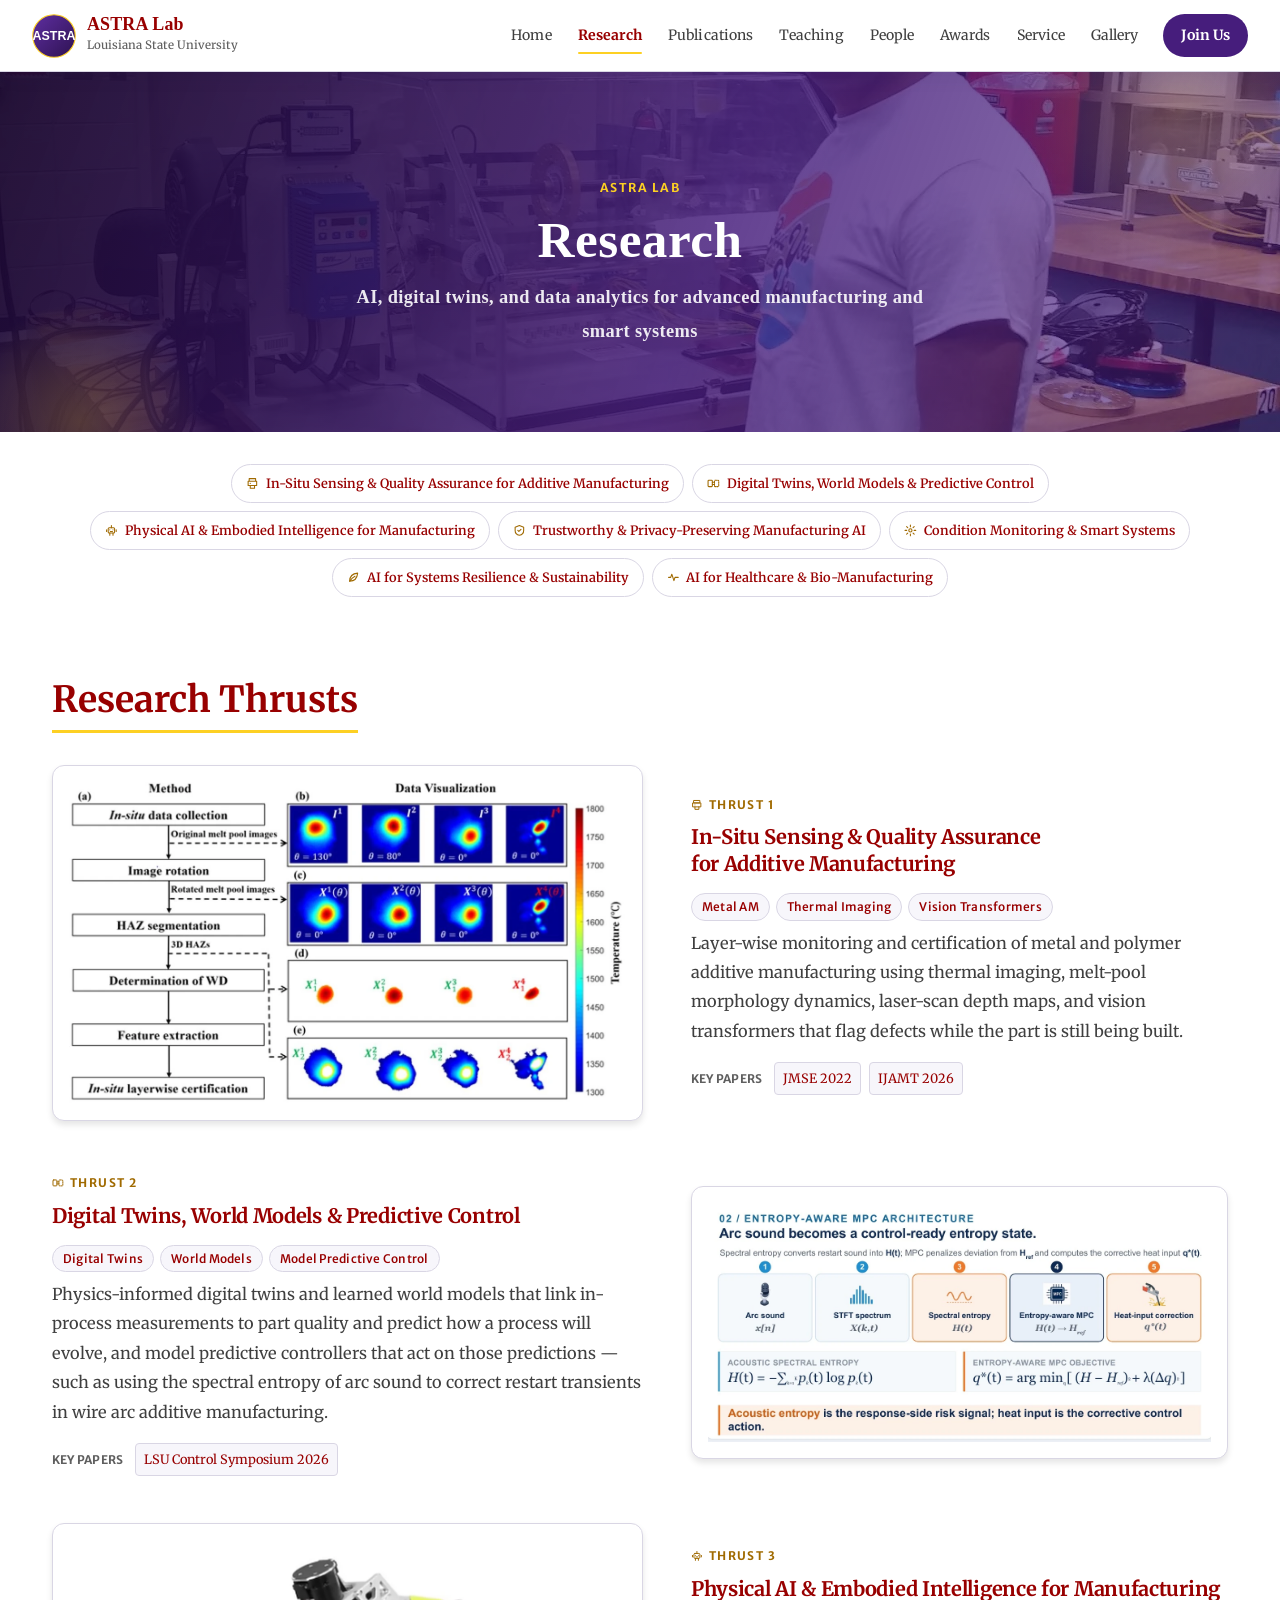
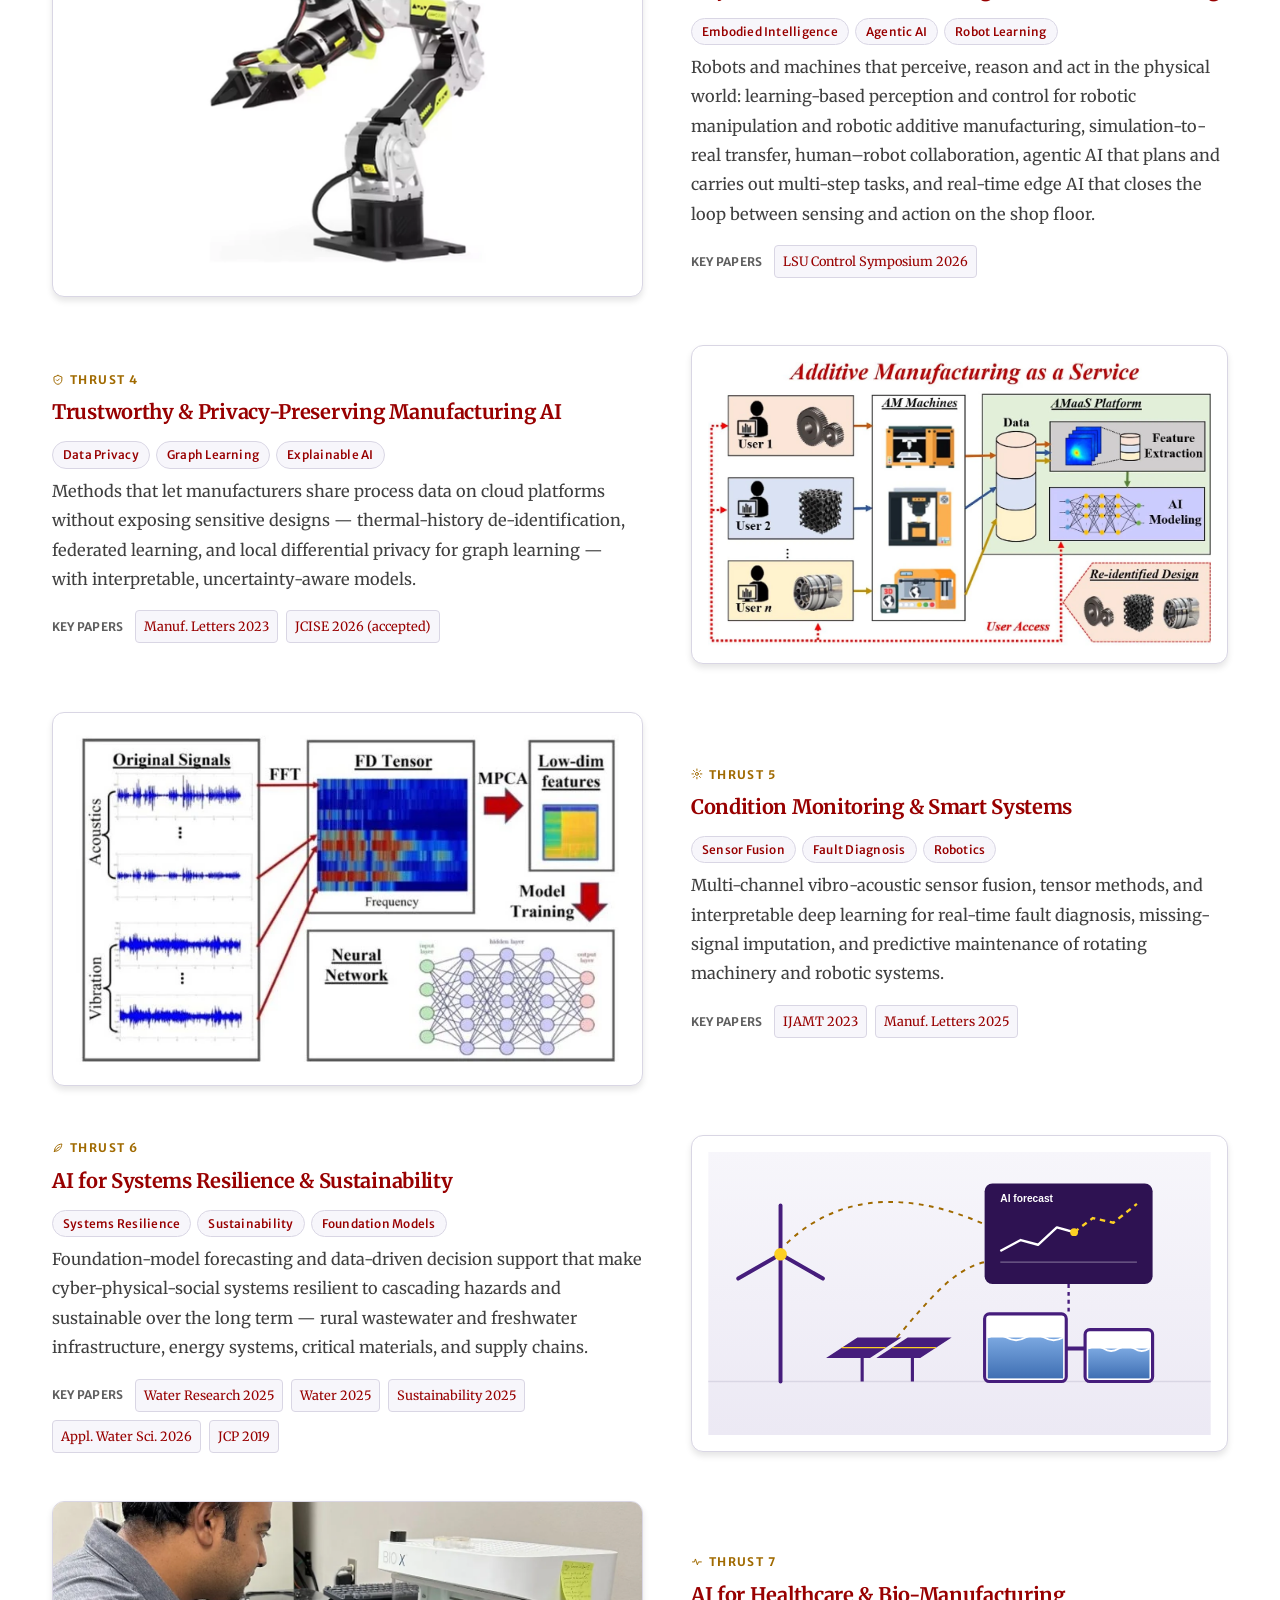
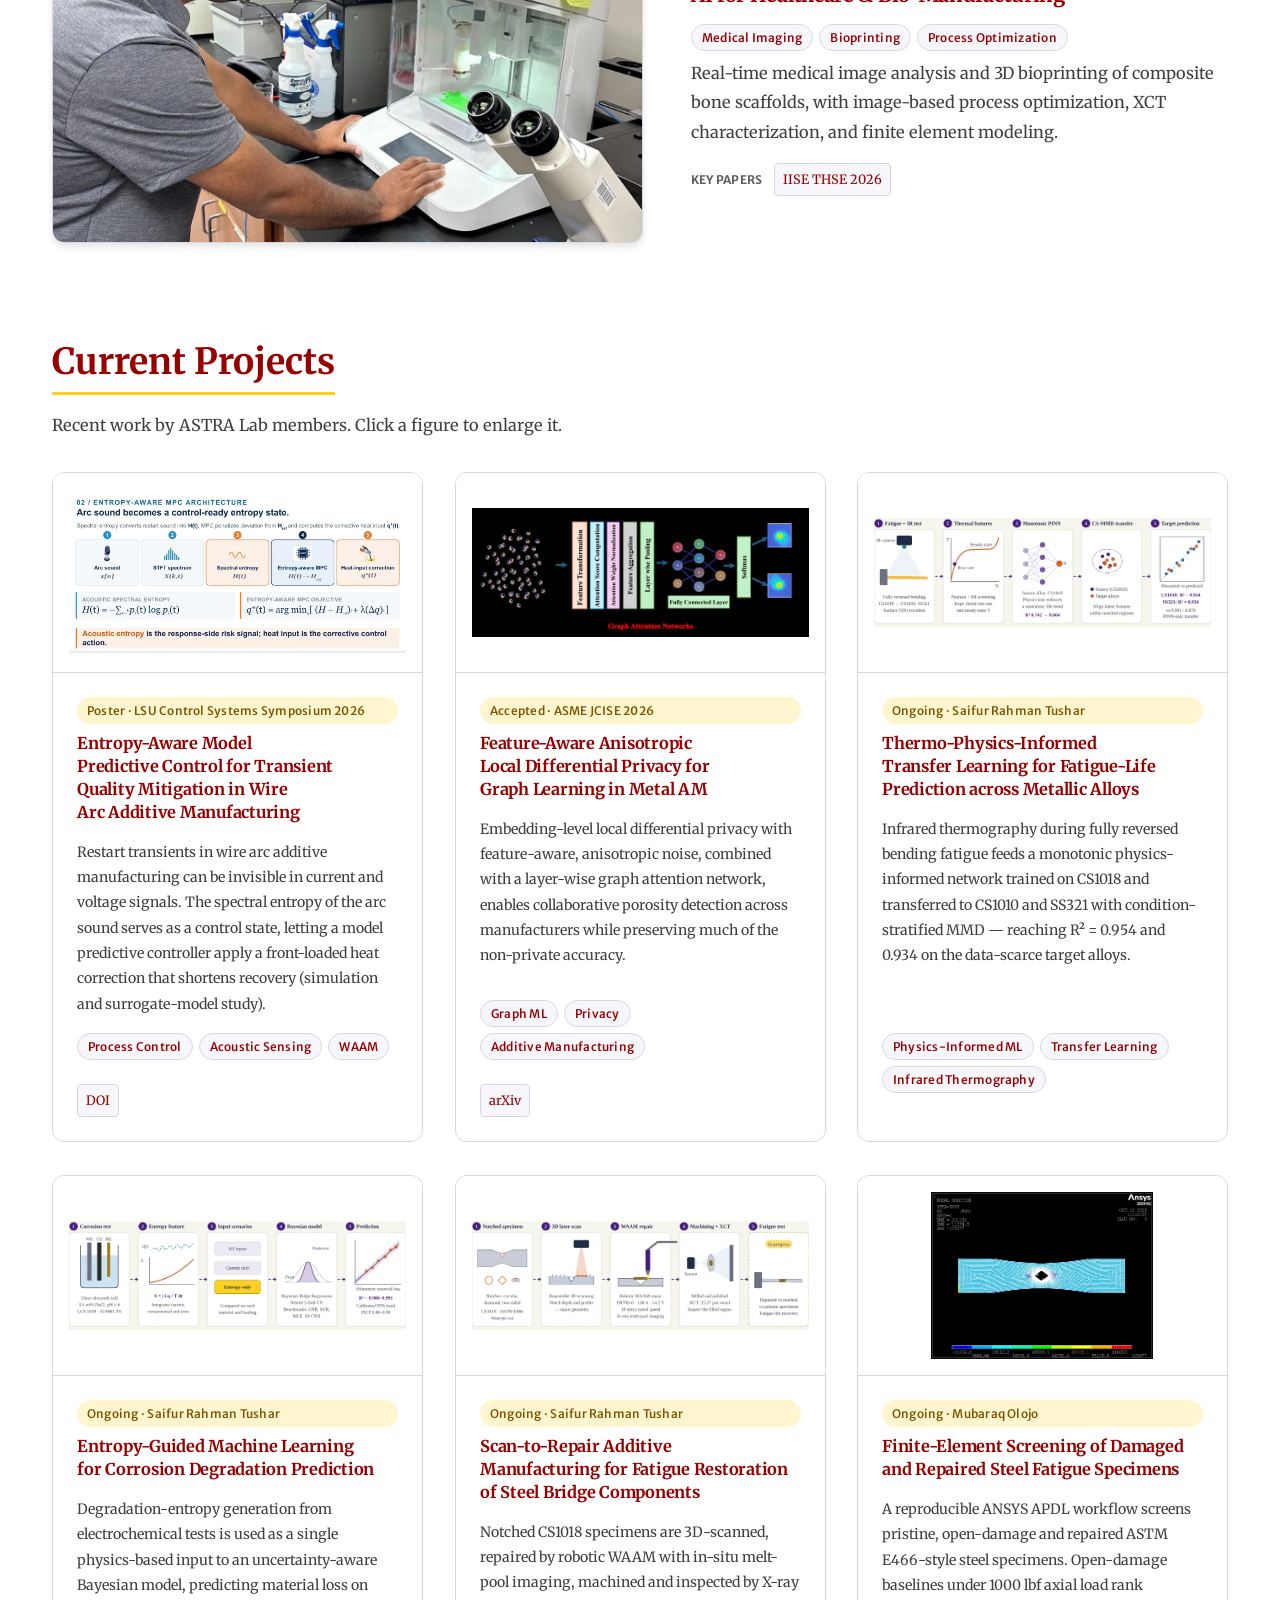
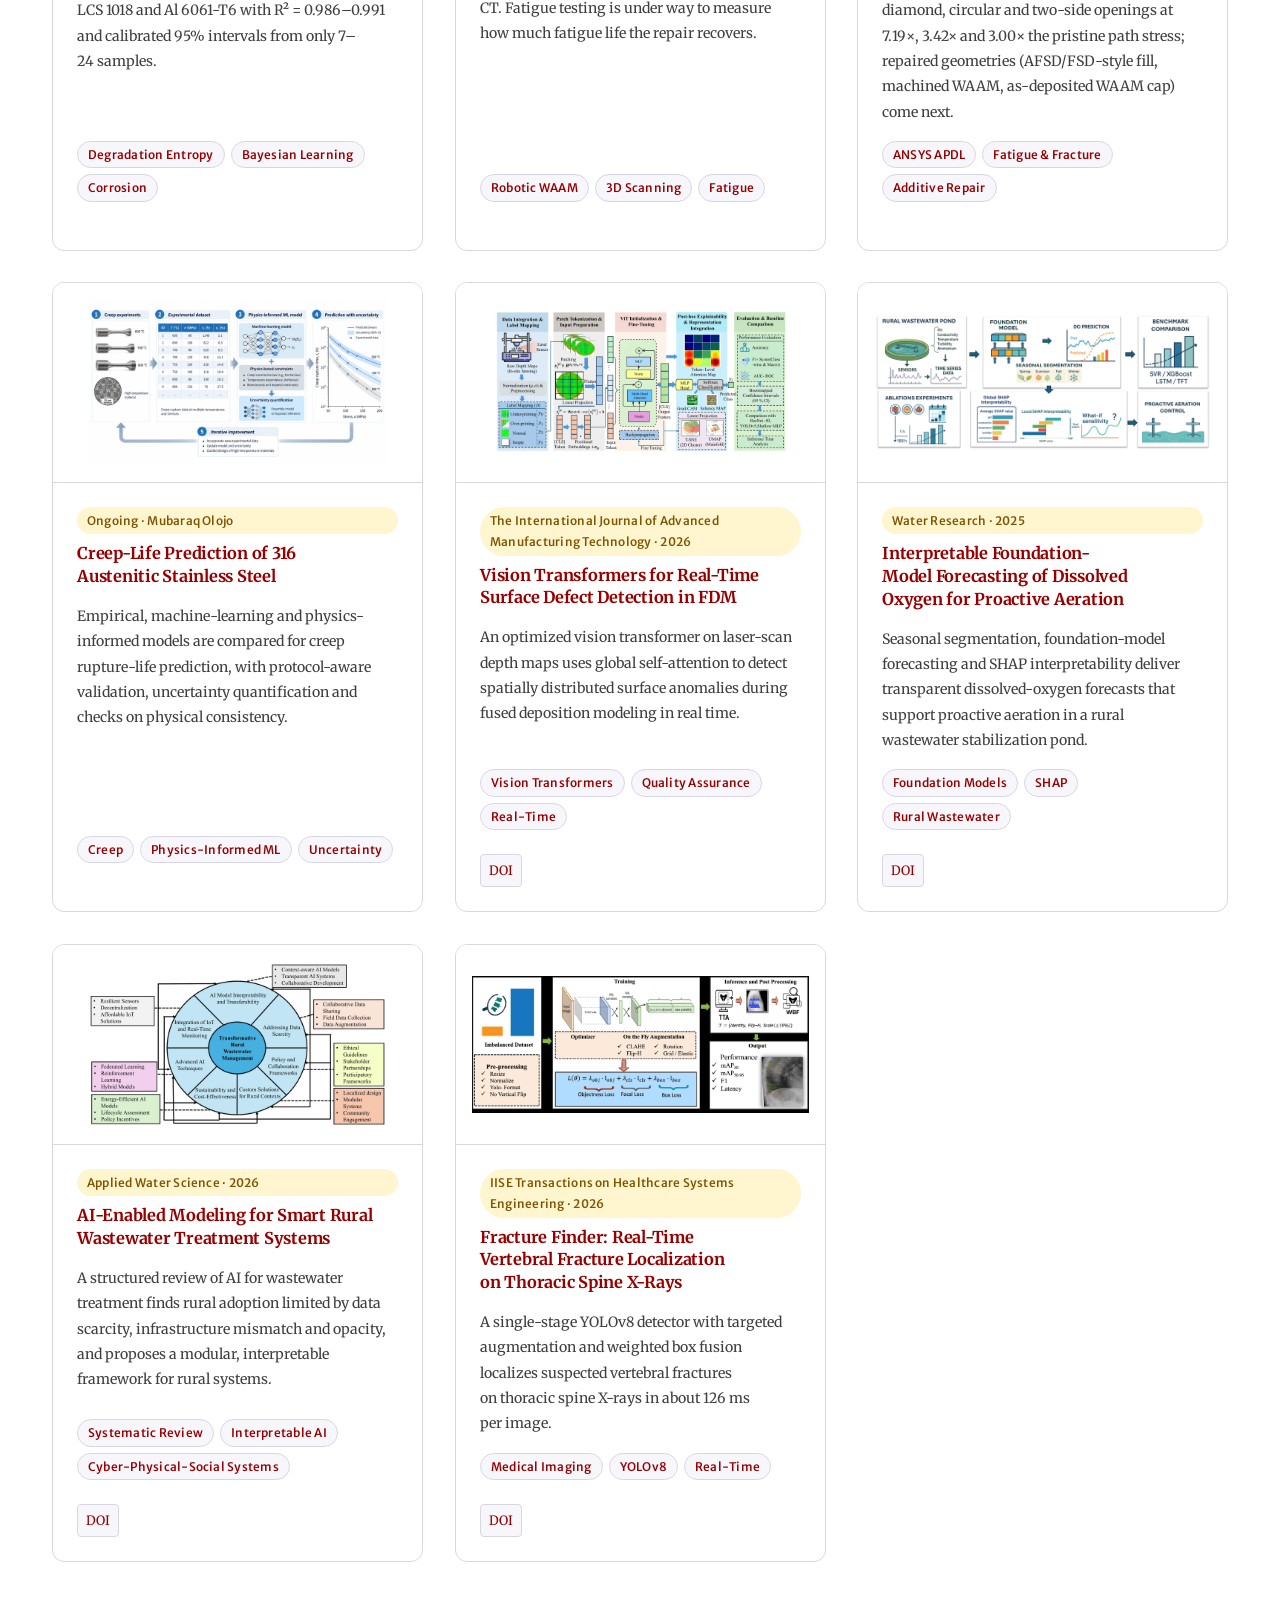
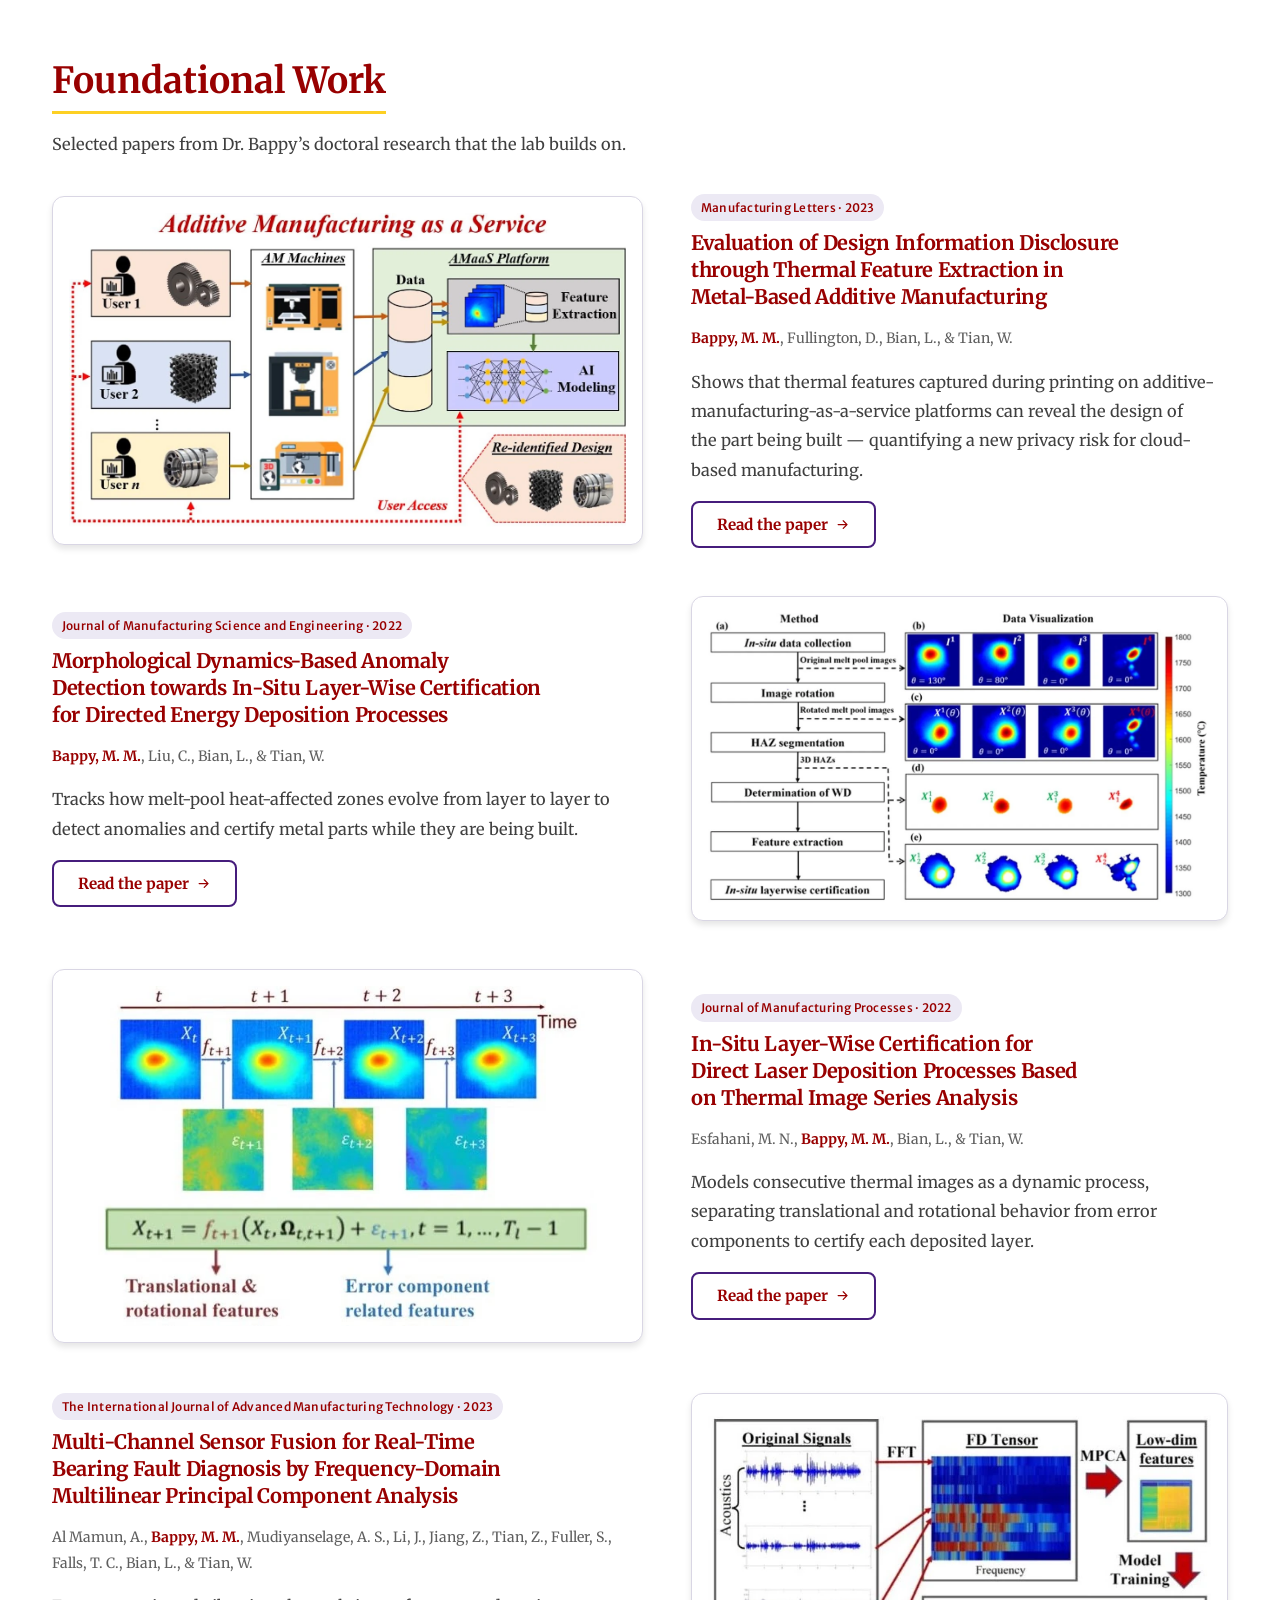
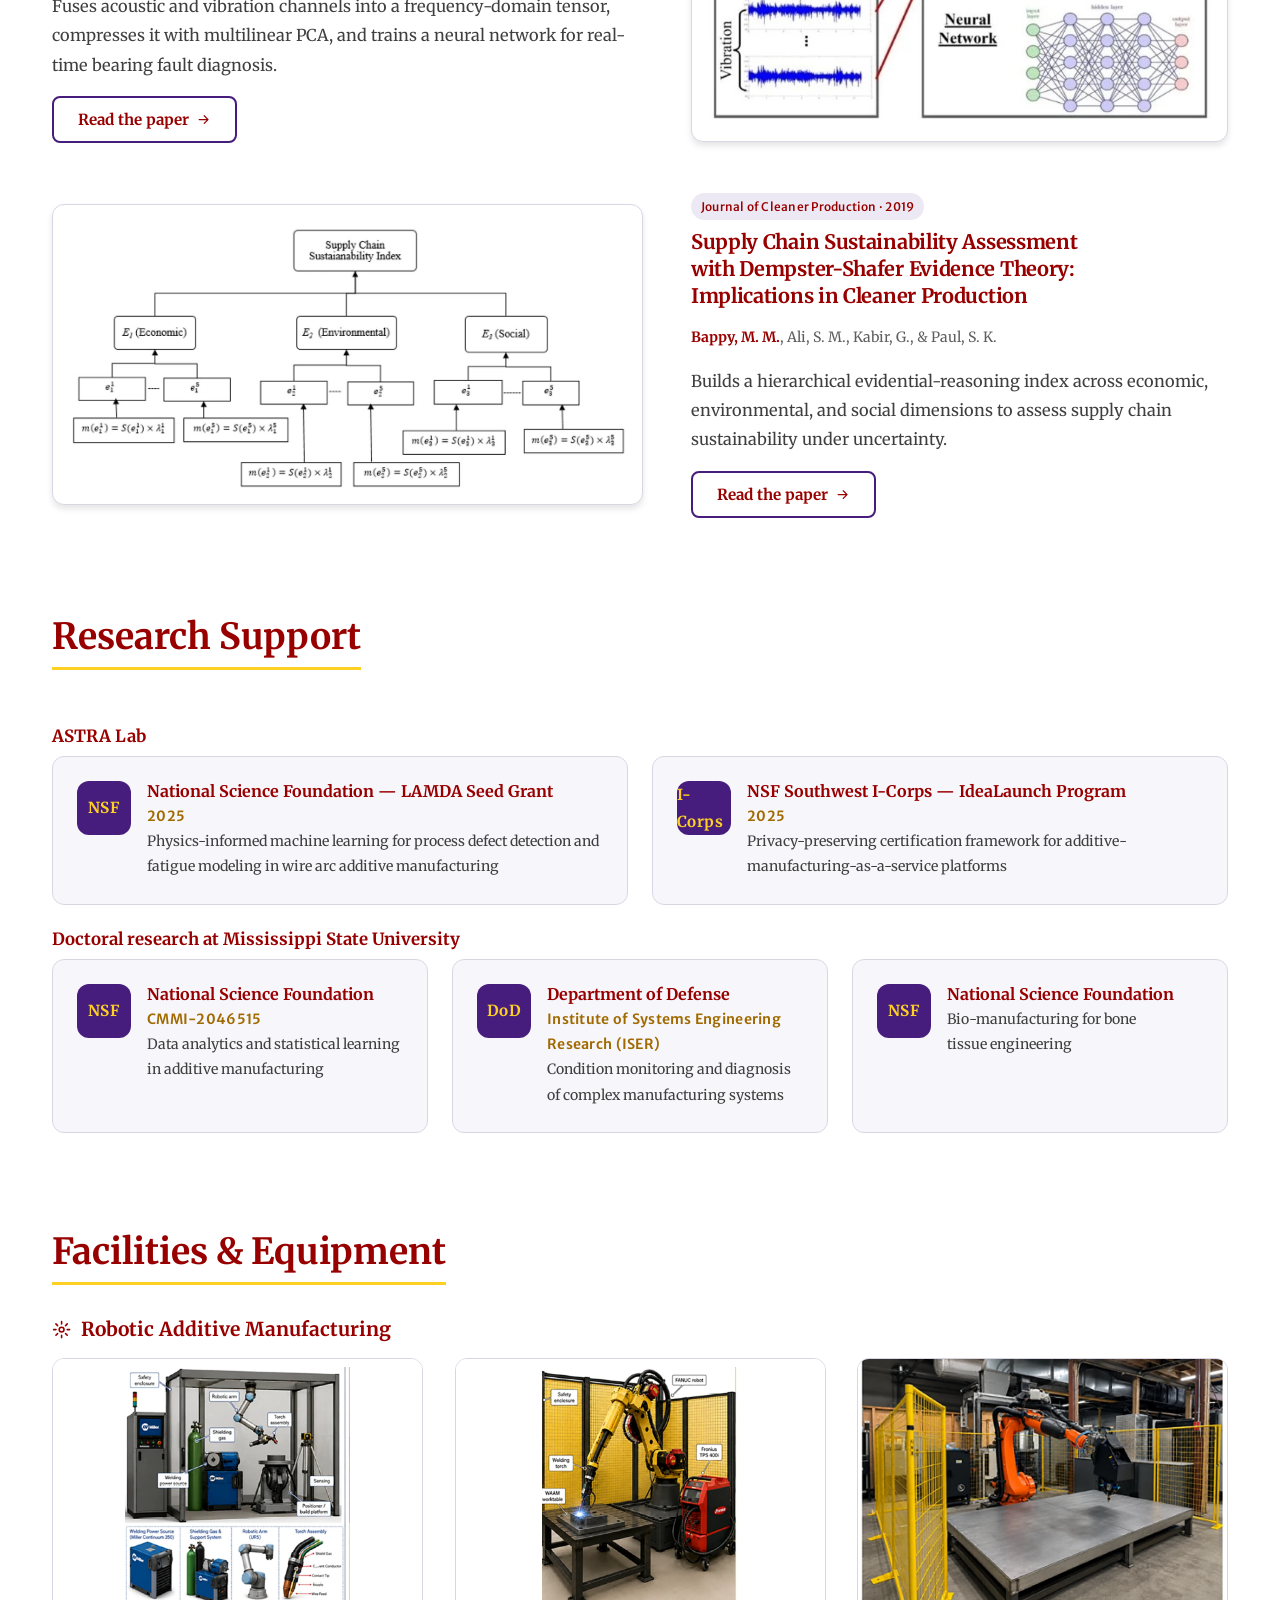
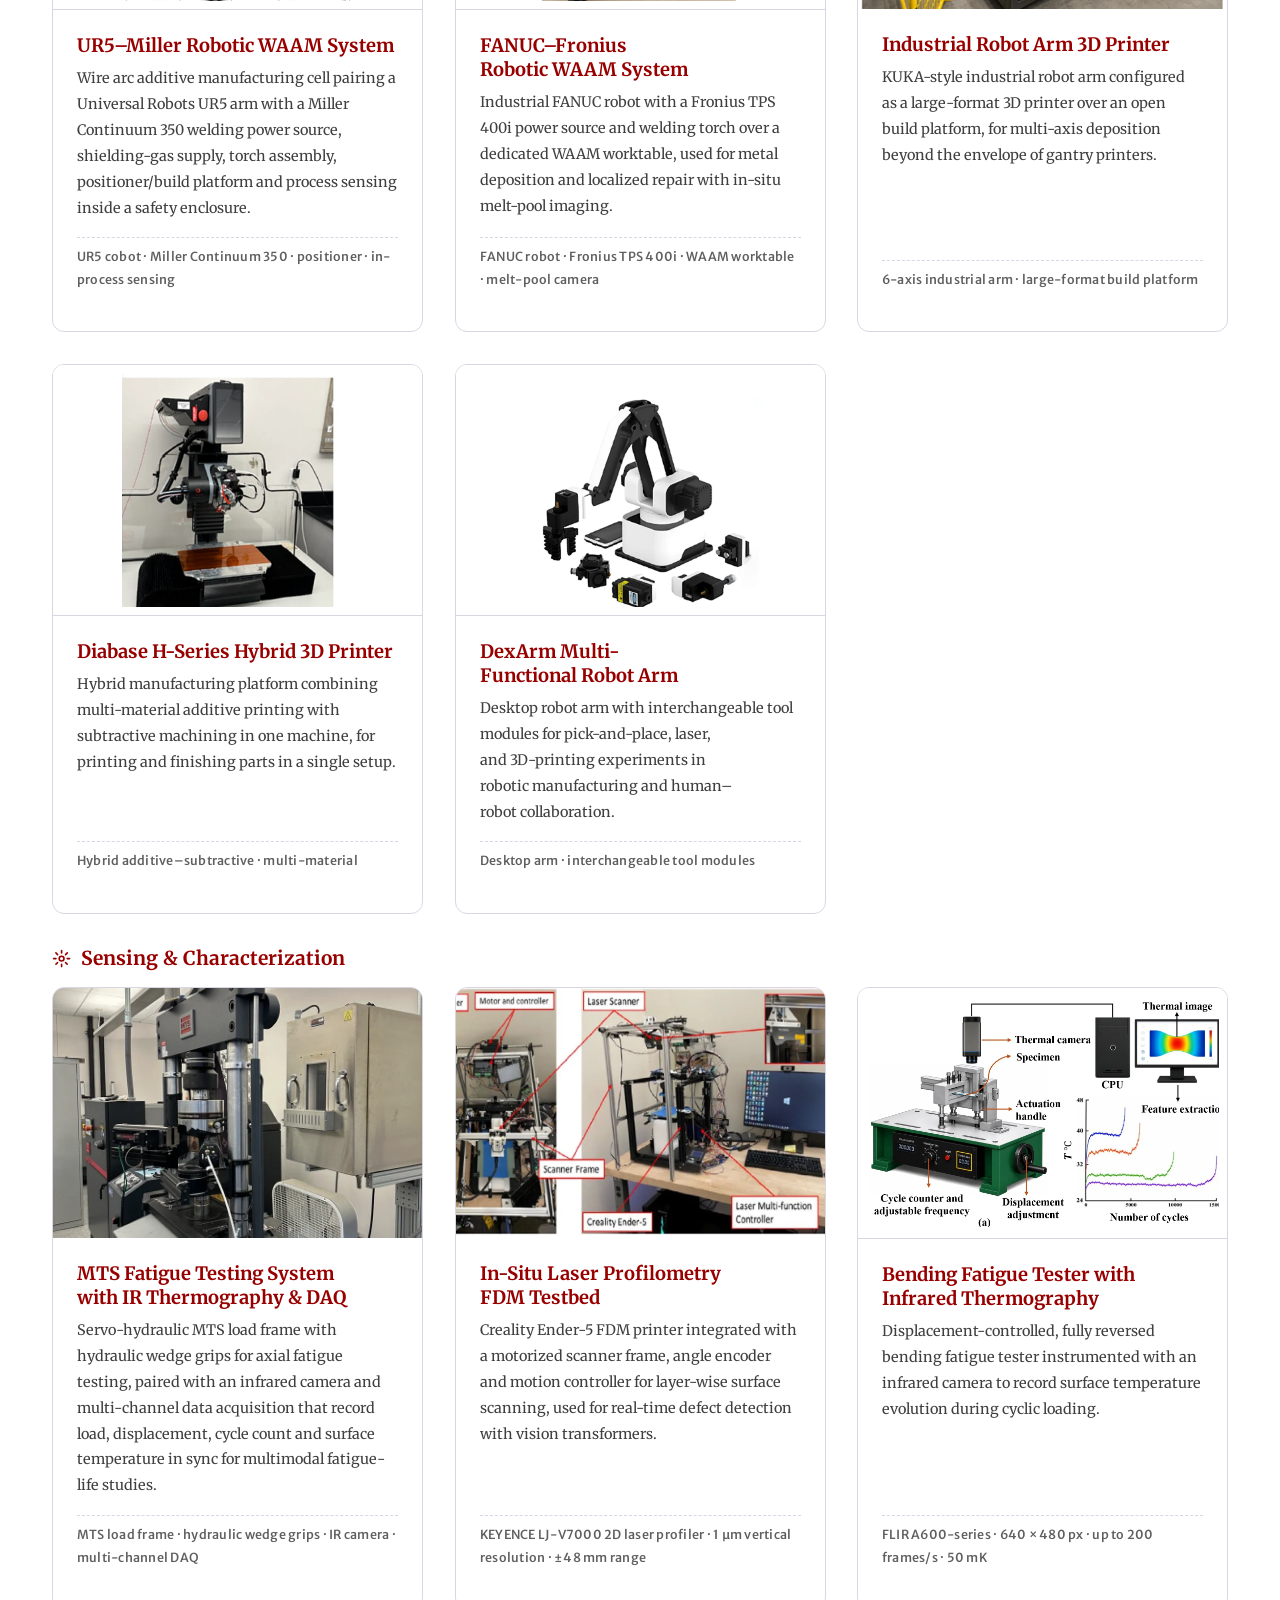
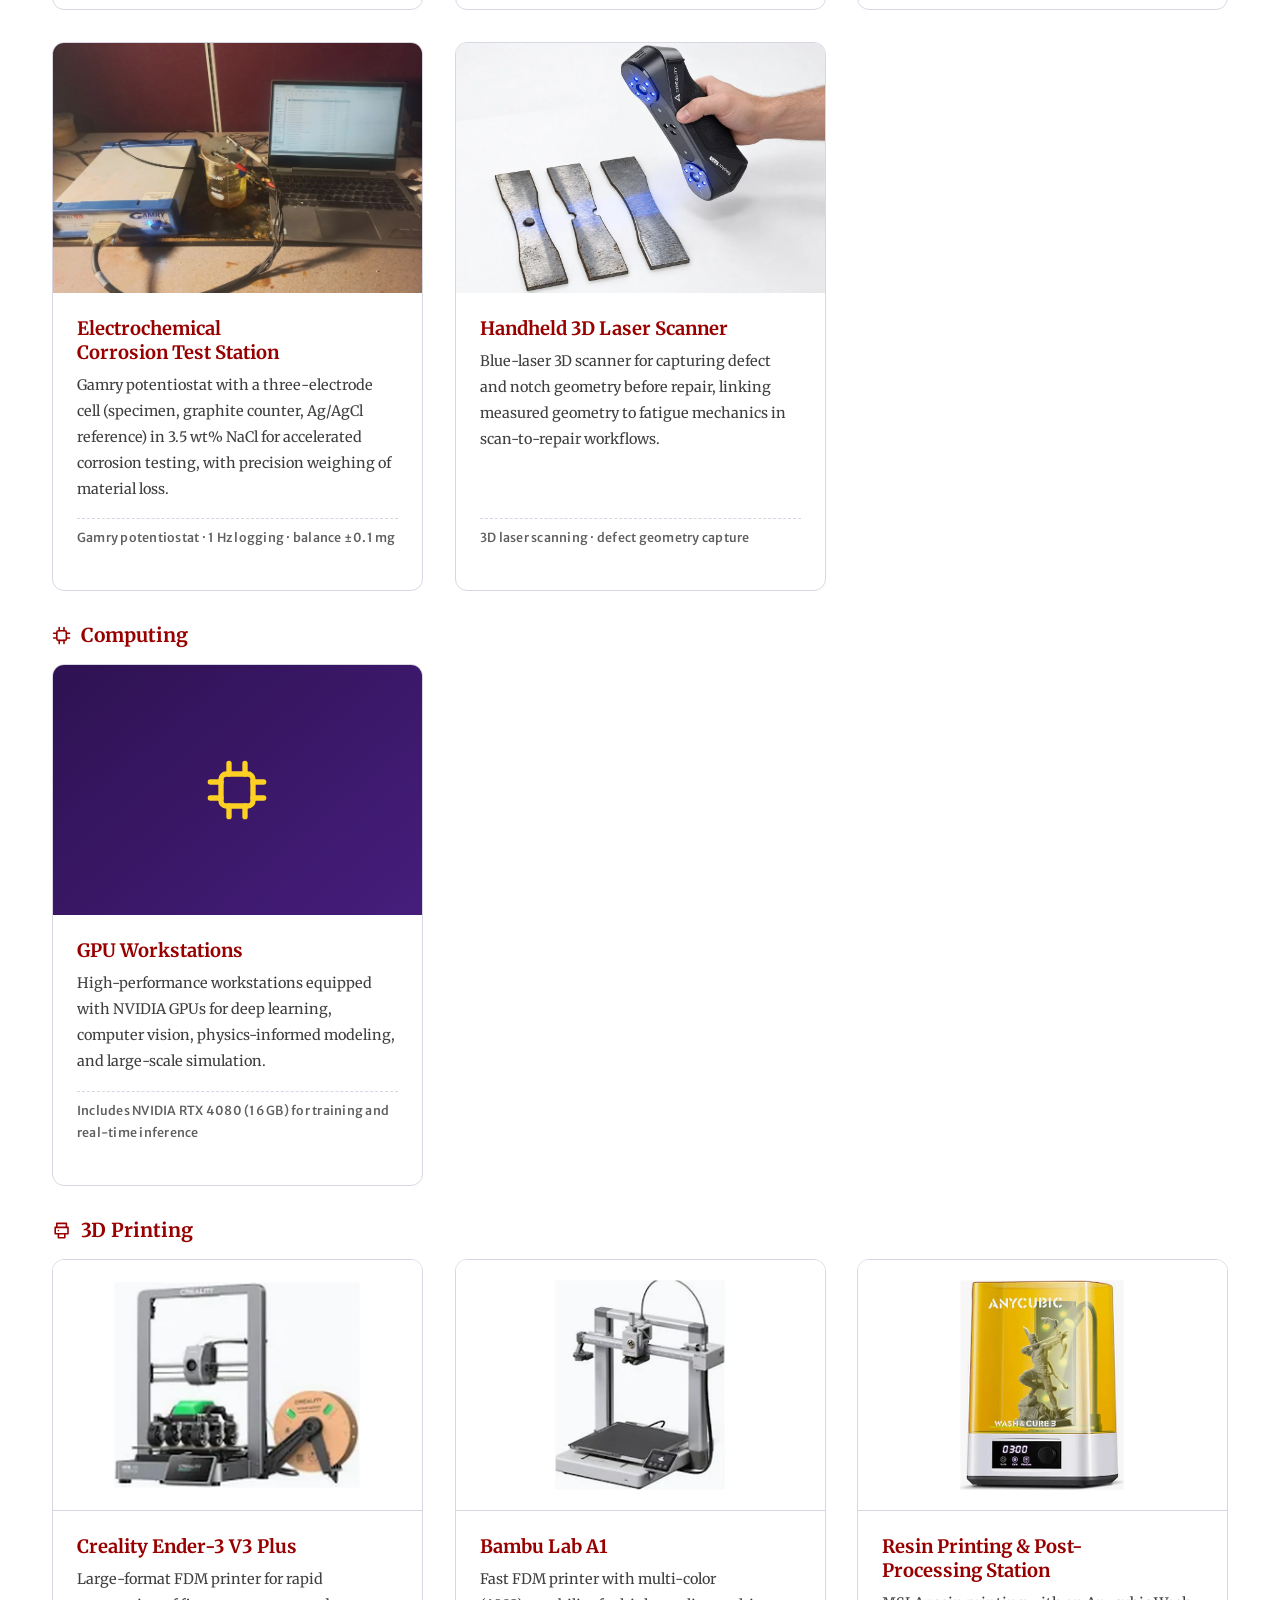
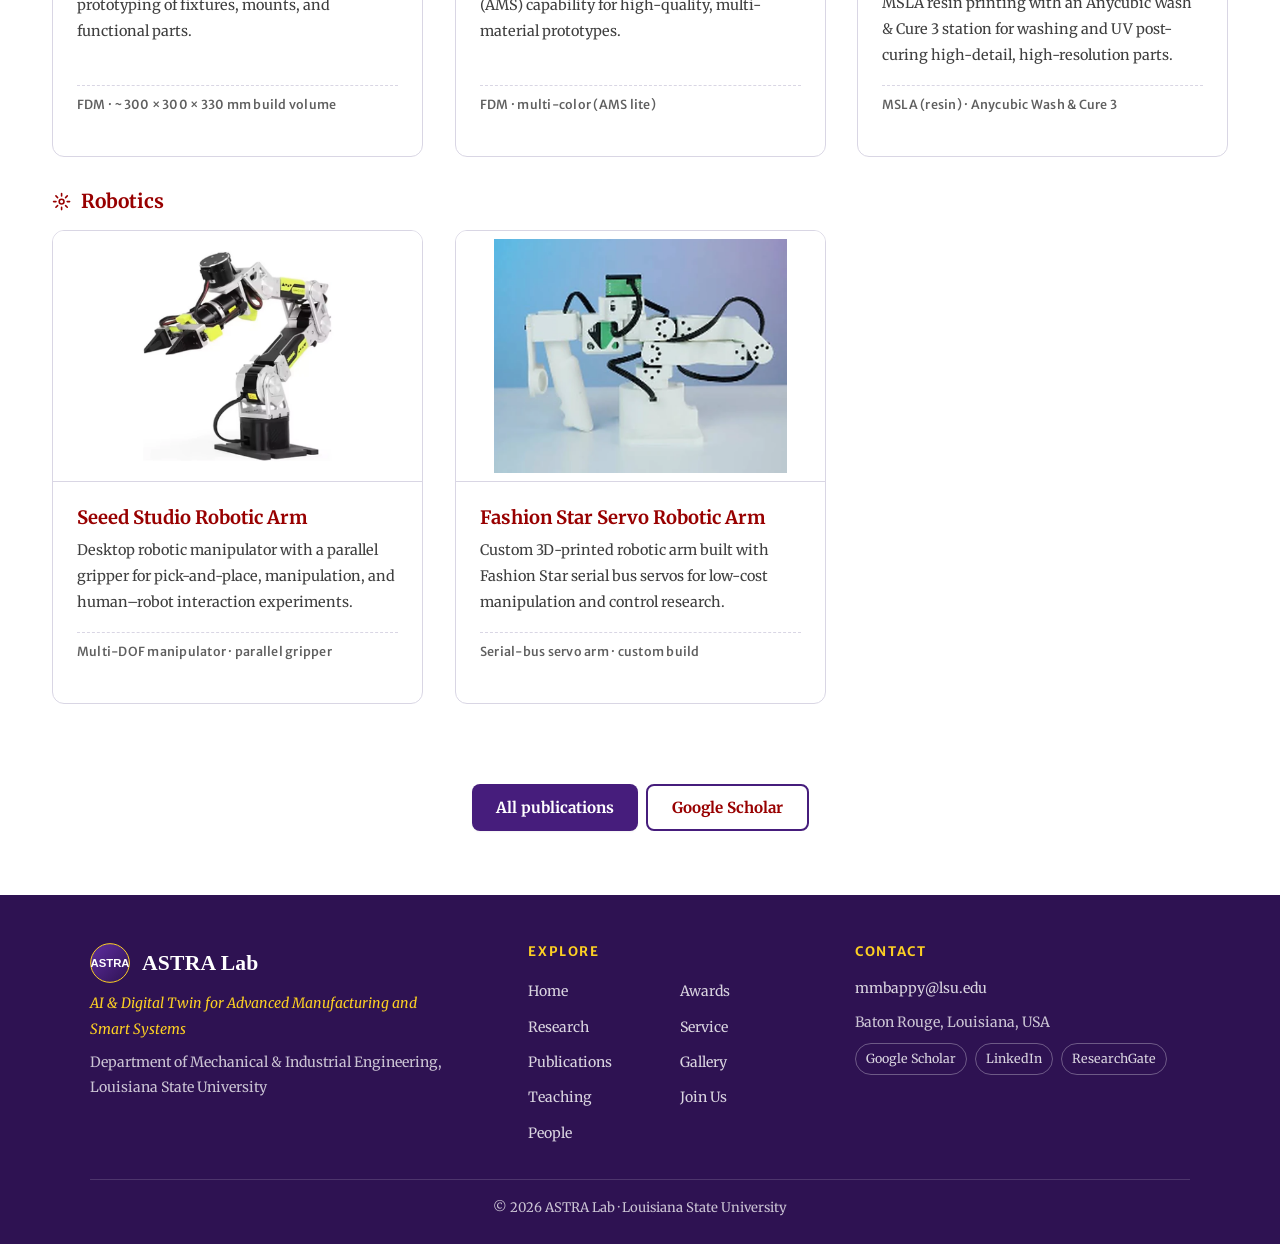
<file: research.html>
<!DOCTYPE html>
<html lang="en">
<head>
  <meta charset="UTF-8">
  <meta name="viewport" content="width=device-width, initial-scale=1.0">
  <title>Research — ASTRA Lab</title>
  <meta name="description" content="Research thrusts, current projects, foundational work, funding, and facilities at ASTRA Lab, Louisiana State University.">
  <link rel="preconnect" href="https://fonts.googleapis.com">
  <link rel="preconnect" href="https://fonts.gstatic.com" crossorigin>
  <link href="https://fonts.googleapis.com/css2?family=Merriweather:ital,wght@0,300;0,400;0,700;0,900;1,400&family=Merriweather+Sans:wght@400;600;700&family=Tinos:wght@400;700&display=swap" rel="stylesheet">
  <link rel="stylesheet" href="assets/css/styles.css?v=20261111">
  <link rel="icon" href="assets/images/logo.svg" type="image/svg+xml">
</head>
<body data-page="research">
  <a class="skip-link" href="#main">Skip to content</a>
  <header class="site-header" id="site-header"></header>
  <main id="main">
    <section class="page-header has-bg">
      <img class="page-header-bg" src="assets/images/gal-machine-fault-simulator.webp" alt="">
      <span class="page-header-shade" aria-hidden="true"></span>
      <span class="page-eyebrow">ASTRA Lab</span>
      <h1>Research</h1>
      <p>AI, digital twins, and data analytics for advanced manufacturing and smart systems</p>
    </section>

    <div class="container">
      <nav class="filter-row center thrust-nav" id="thrust-nav" aria-label="Research thrusts"></nav>

      <section class="section">
        <h2 class="section-title">Research Thrusts</h2>
        <div class="feature-list" id="research"></div>
      </section>

      <section class="section" id="projects-sec">
        <h2 class="section-title">Current Projects</h2>
        <p class="section-intro">Recent work by ASTRA Lab members. Click a figure to enlarge it.</p>
        <div class="proj-grid" id="projects"></div>
      </section>

      <section class="section">
        <h2 class="section-title">Foundational Work</h2>
        <p class="section-intro">Selected papers from Dr. Bappy&rsquo;s doctoral research that the lab builds on.</p>
        <div class="feature-list" id="highlights"></div>
      </section>

      <section class="section">
        <h2 class="section-title">Research Support</h2>
        <h3 class="sub-title">ASTRA Lab</h3>
        <div class="fund-grid" id="funding-lab"></div>
        <h3 class="sub-title">Doctoral research at Mississippi State University</h3>
        <div class="fund-grid" id="funding-doctoral"></div>
      </section>

      <section class="section" id="facilities">
        <h2 class="section-title">Facilities &amp; Equipment</h2>
        <div id="facilities-list"></div>
      </section>

      <div class="btn-row center">
        <a href="publications.html" class="btn btn-primary">All publications</a>
        <a href="https://scholar.google.com/citations?user=FRV5XRUAAAAJ&hl=en" class="btn btn-outline" target="_blank" rel="noopener">Google Scholar</a>
      </div>
    </div>
  </main>
  <footer class="footer" id="footer"></footer>
  <script src="assets/js/data.js?v=20261111"></script>
  <script src="assets/js/render.js?v=20261111"></script>
</body>
</html>
</file>
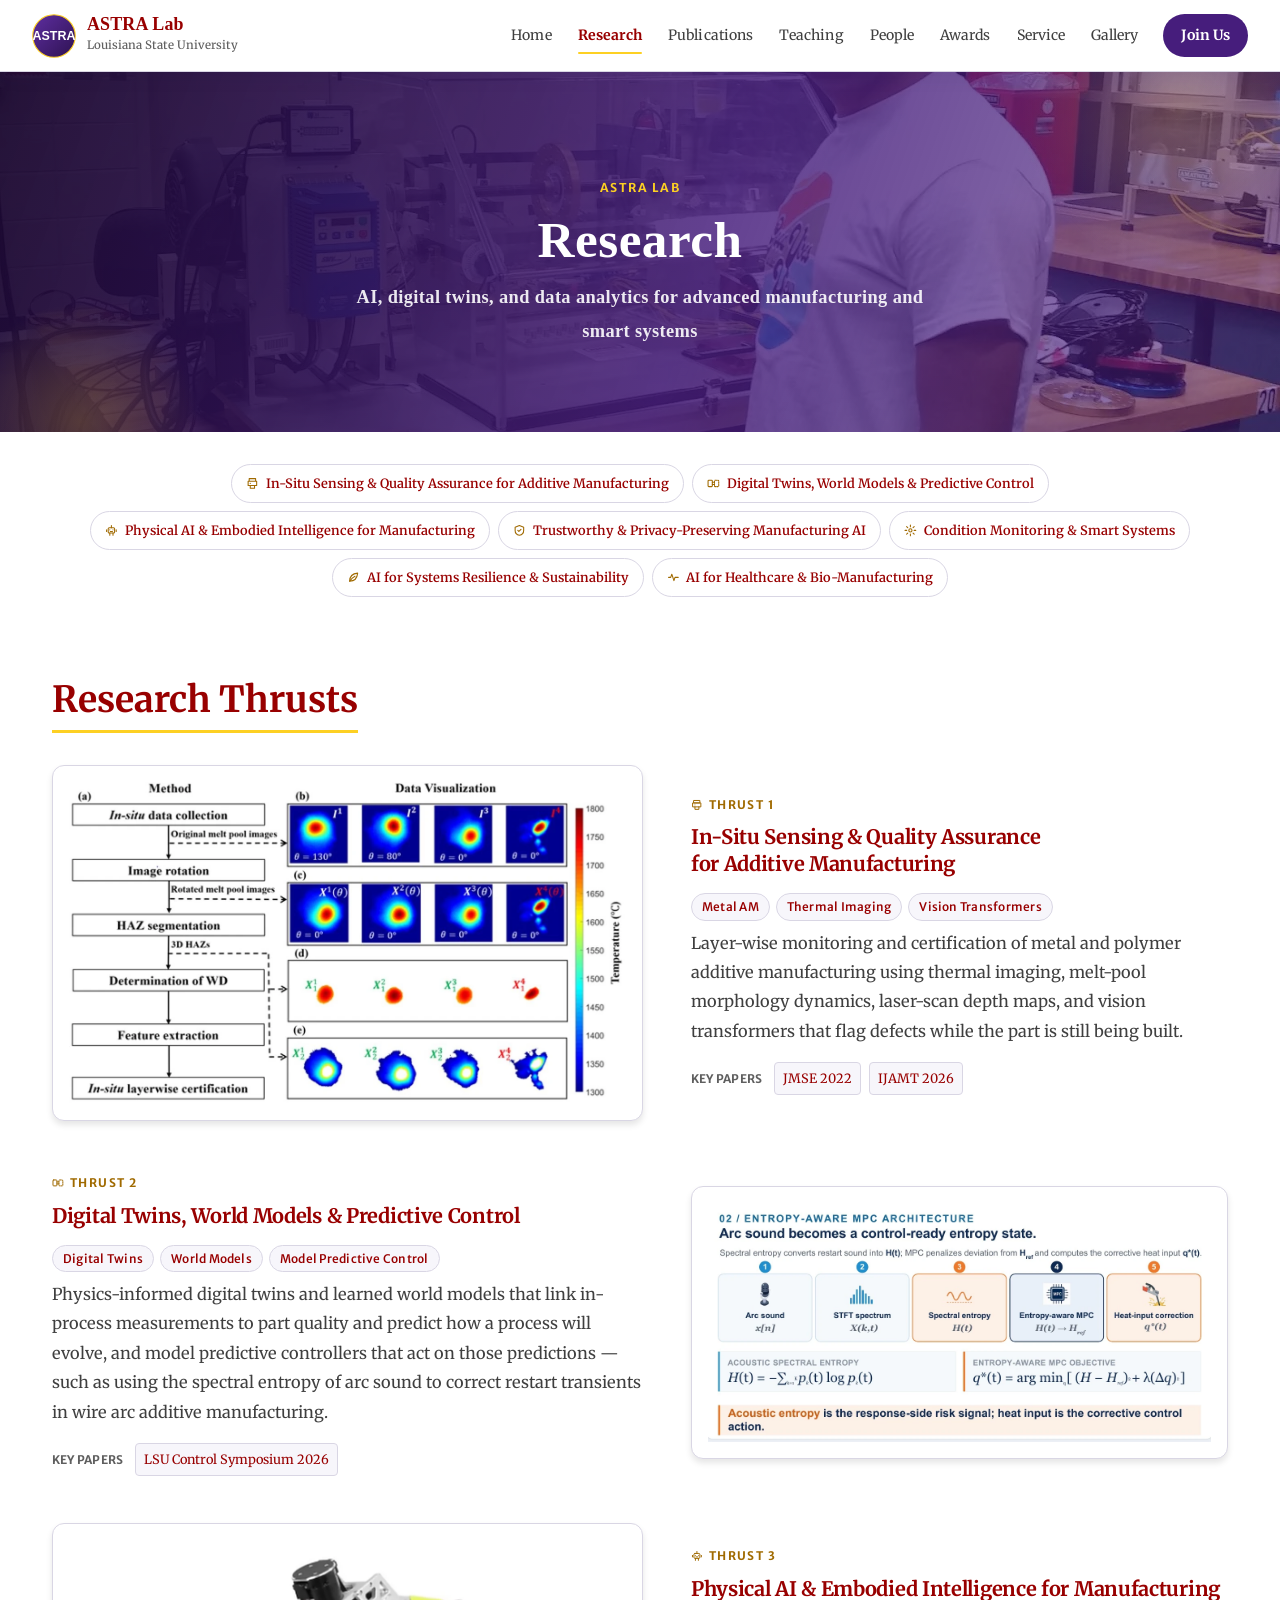
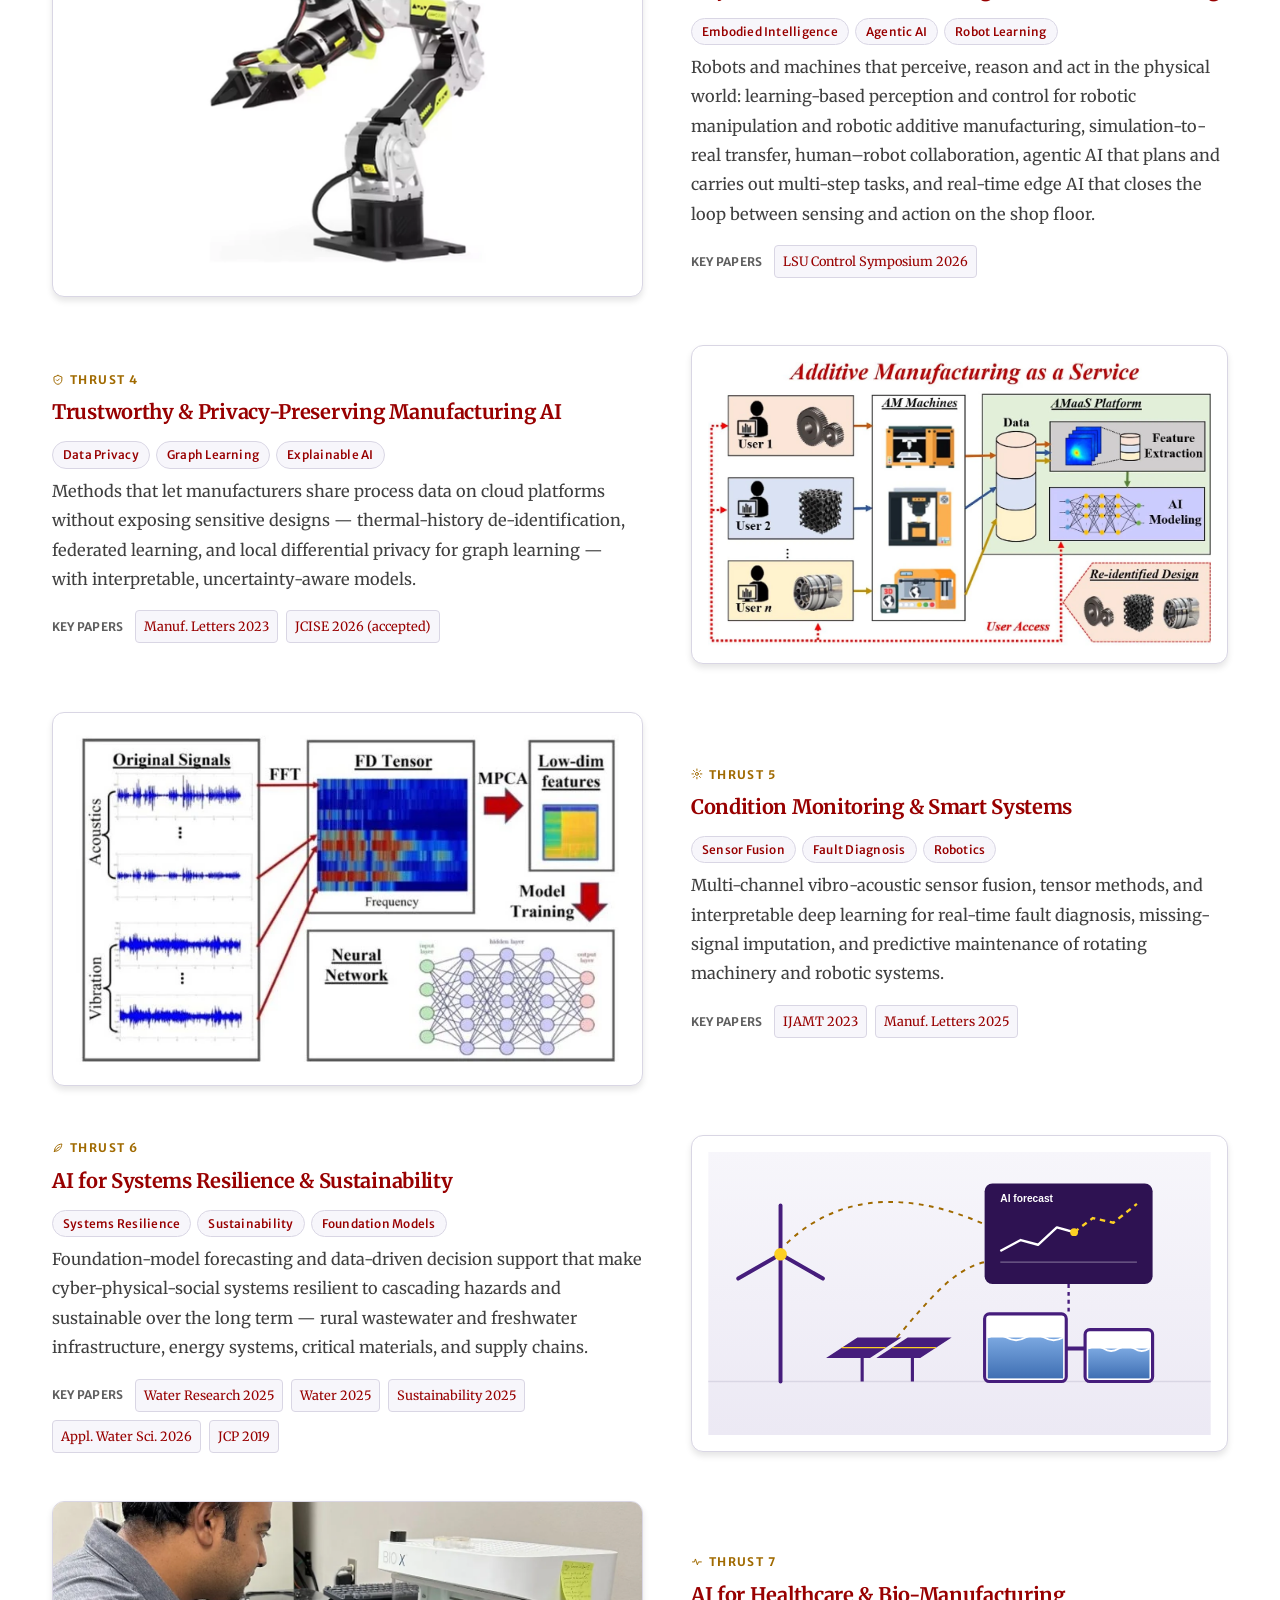
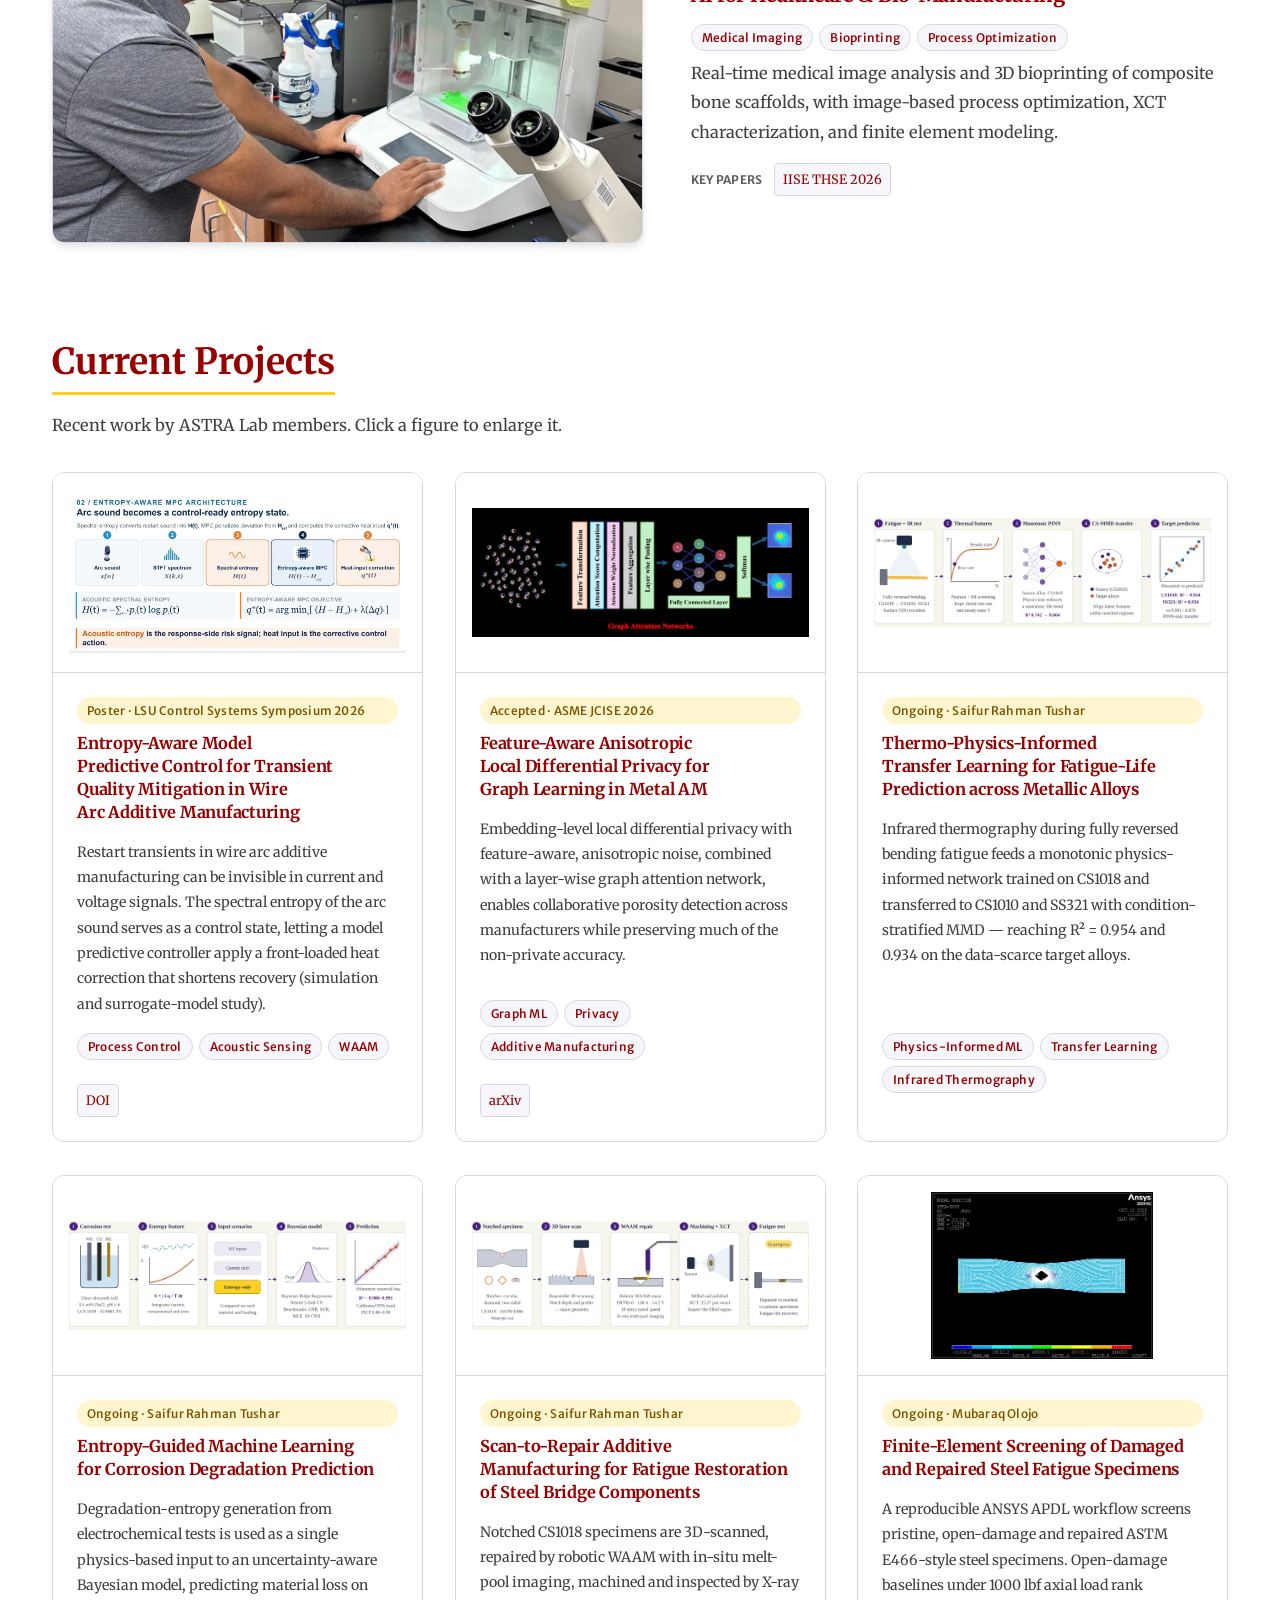
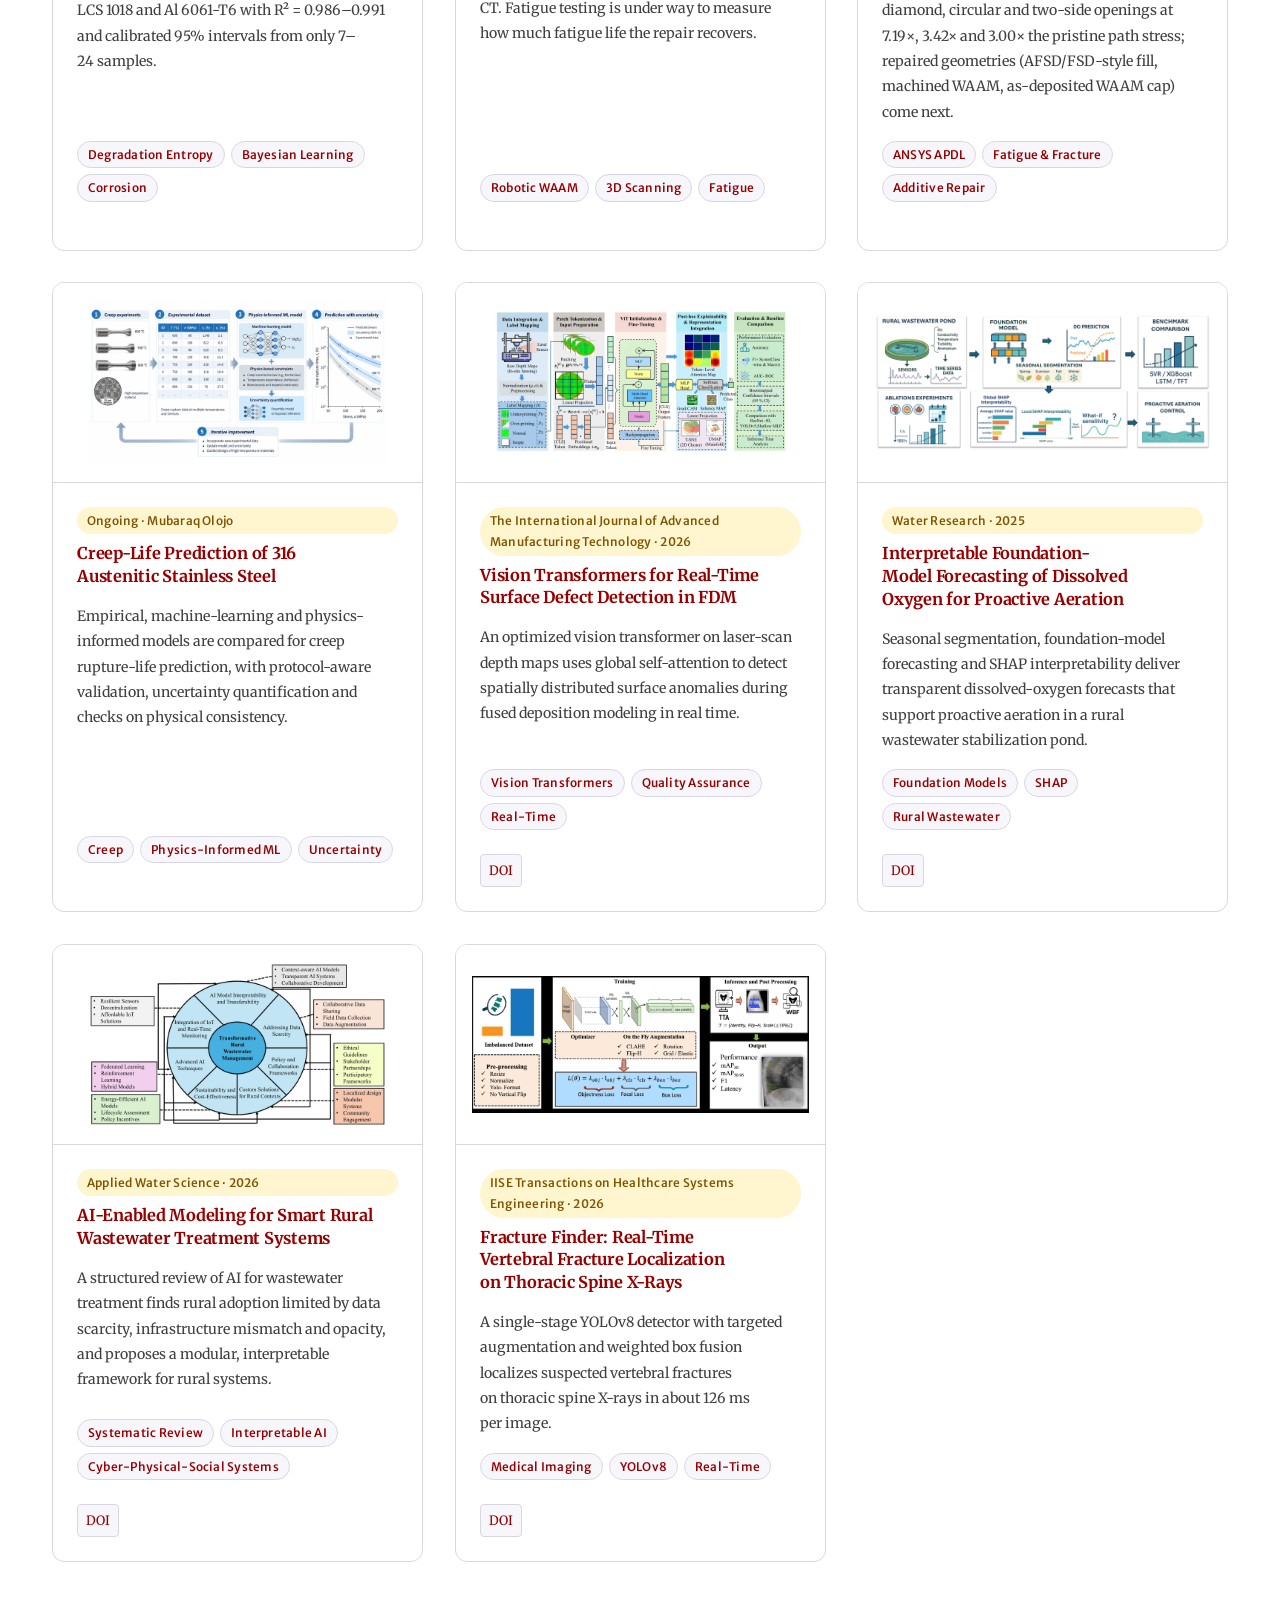
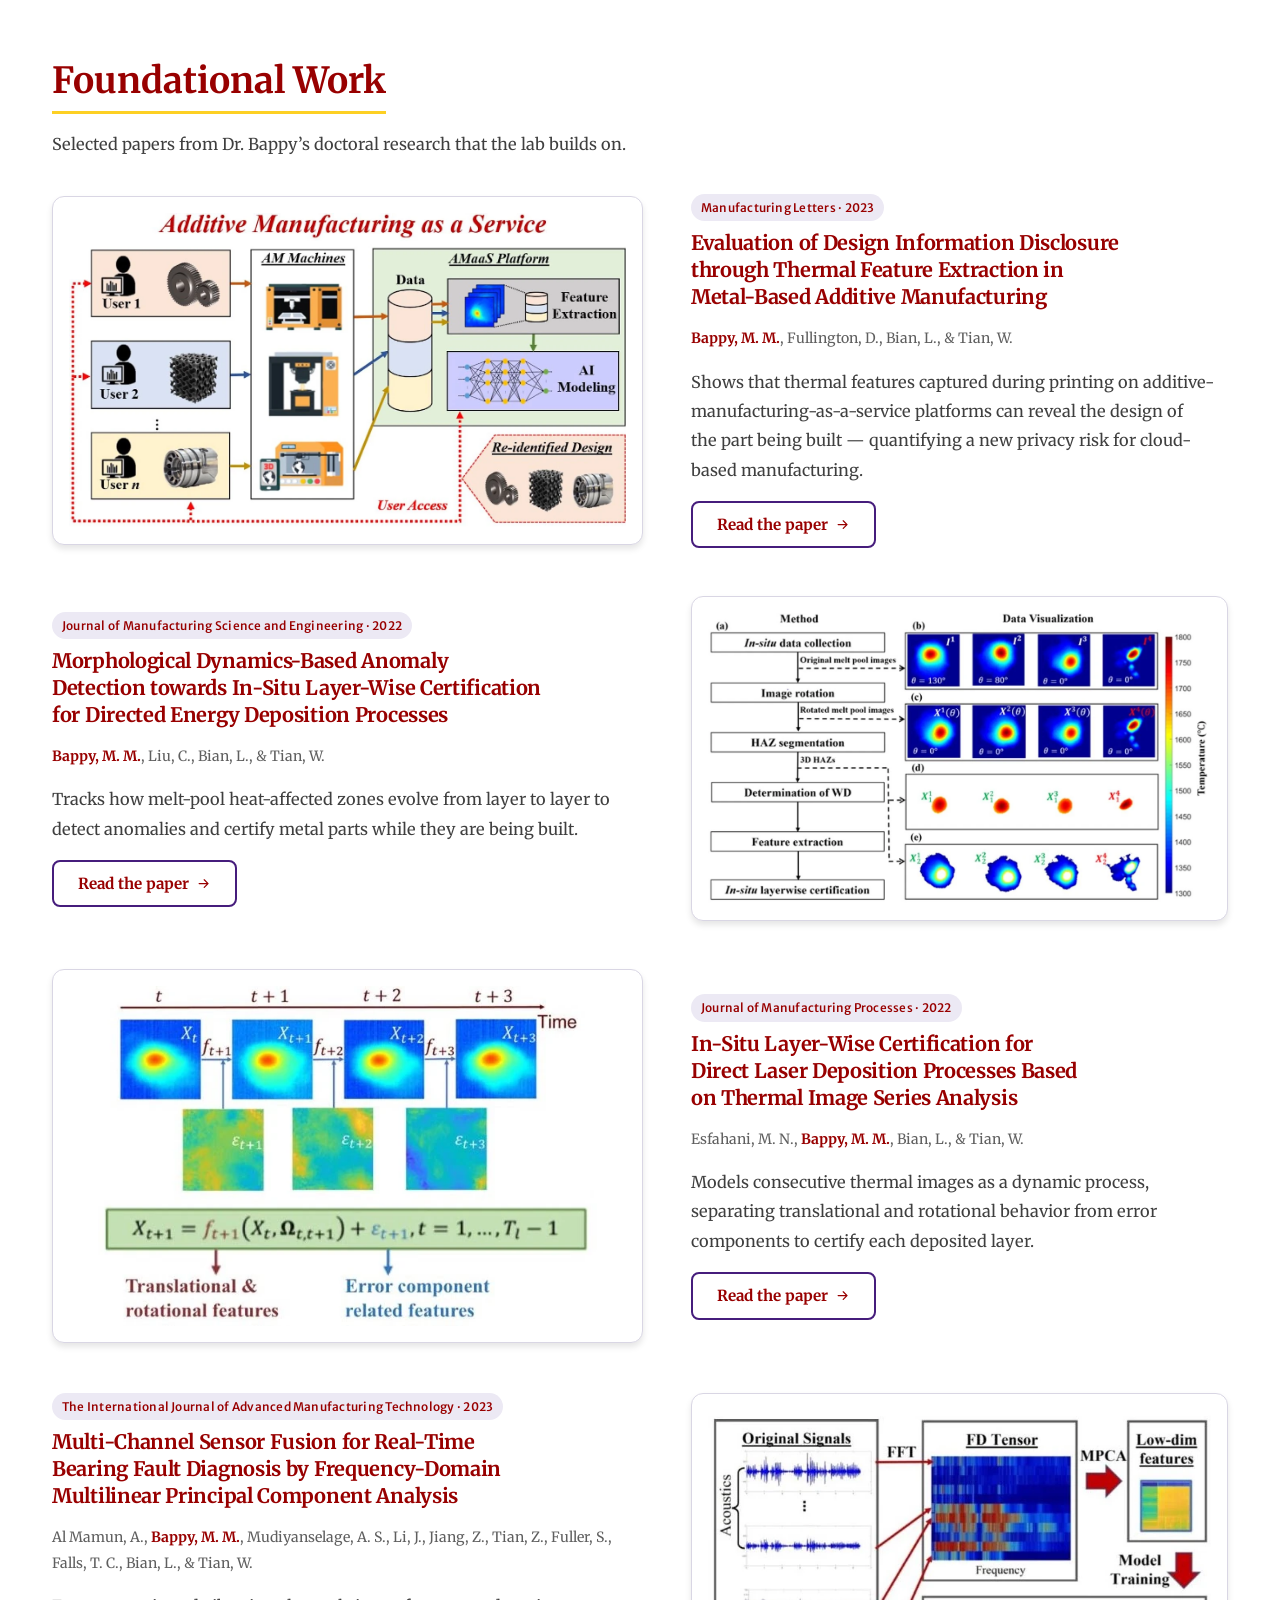
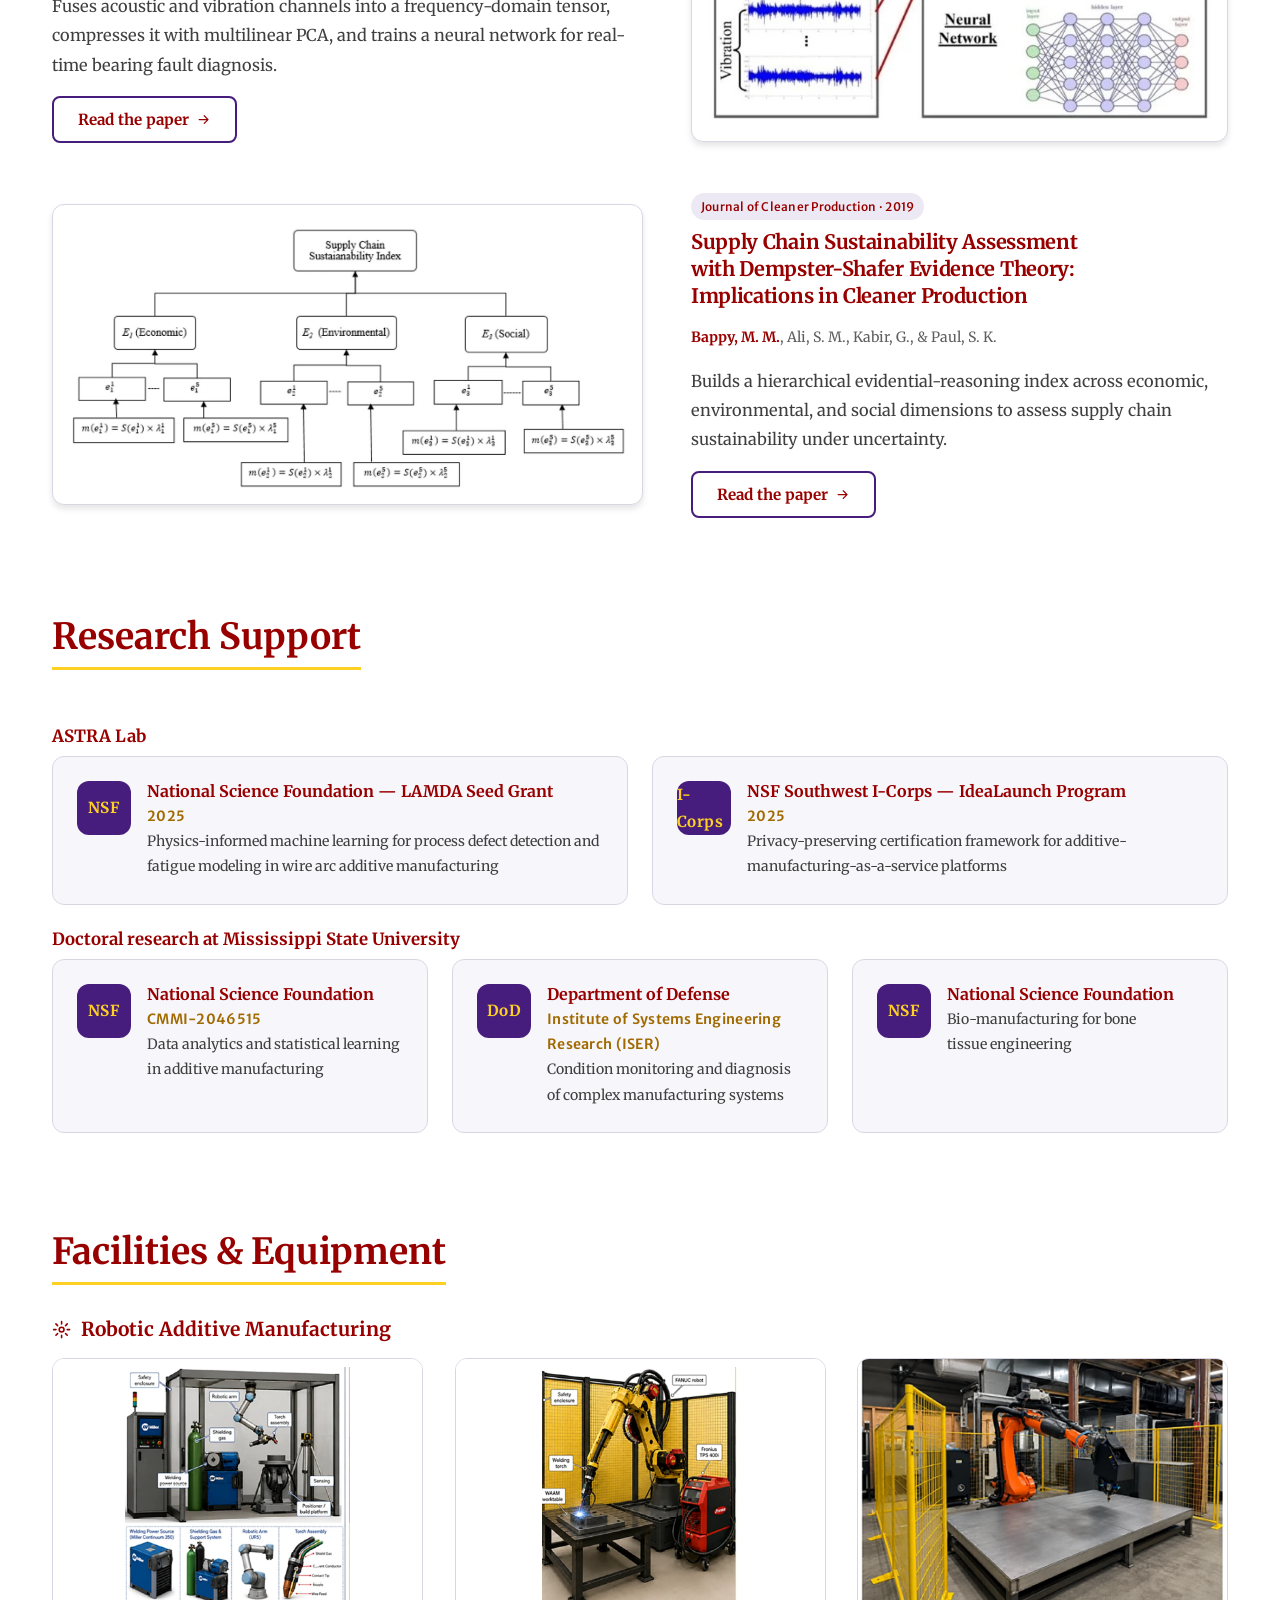
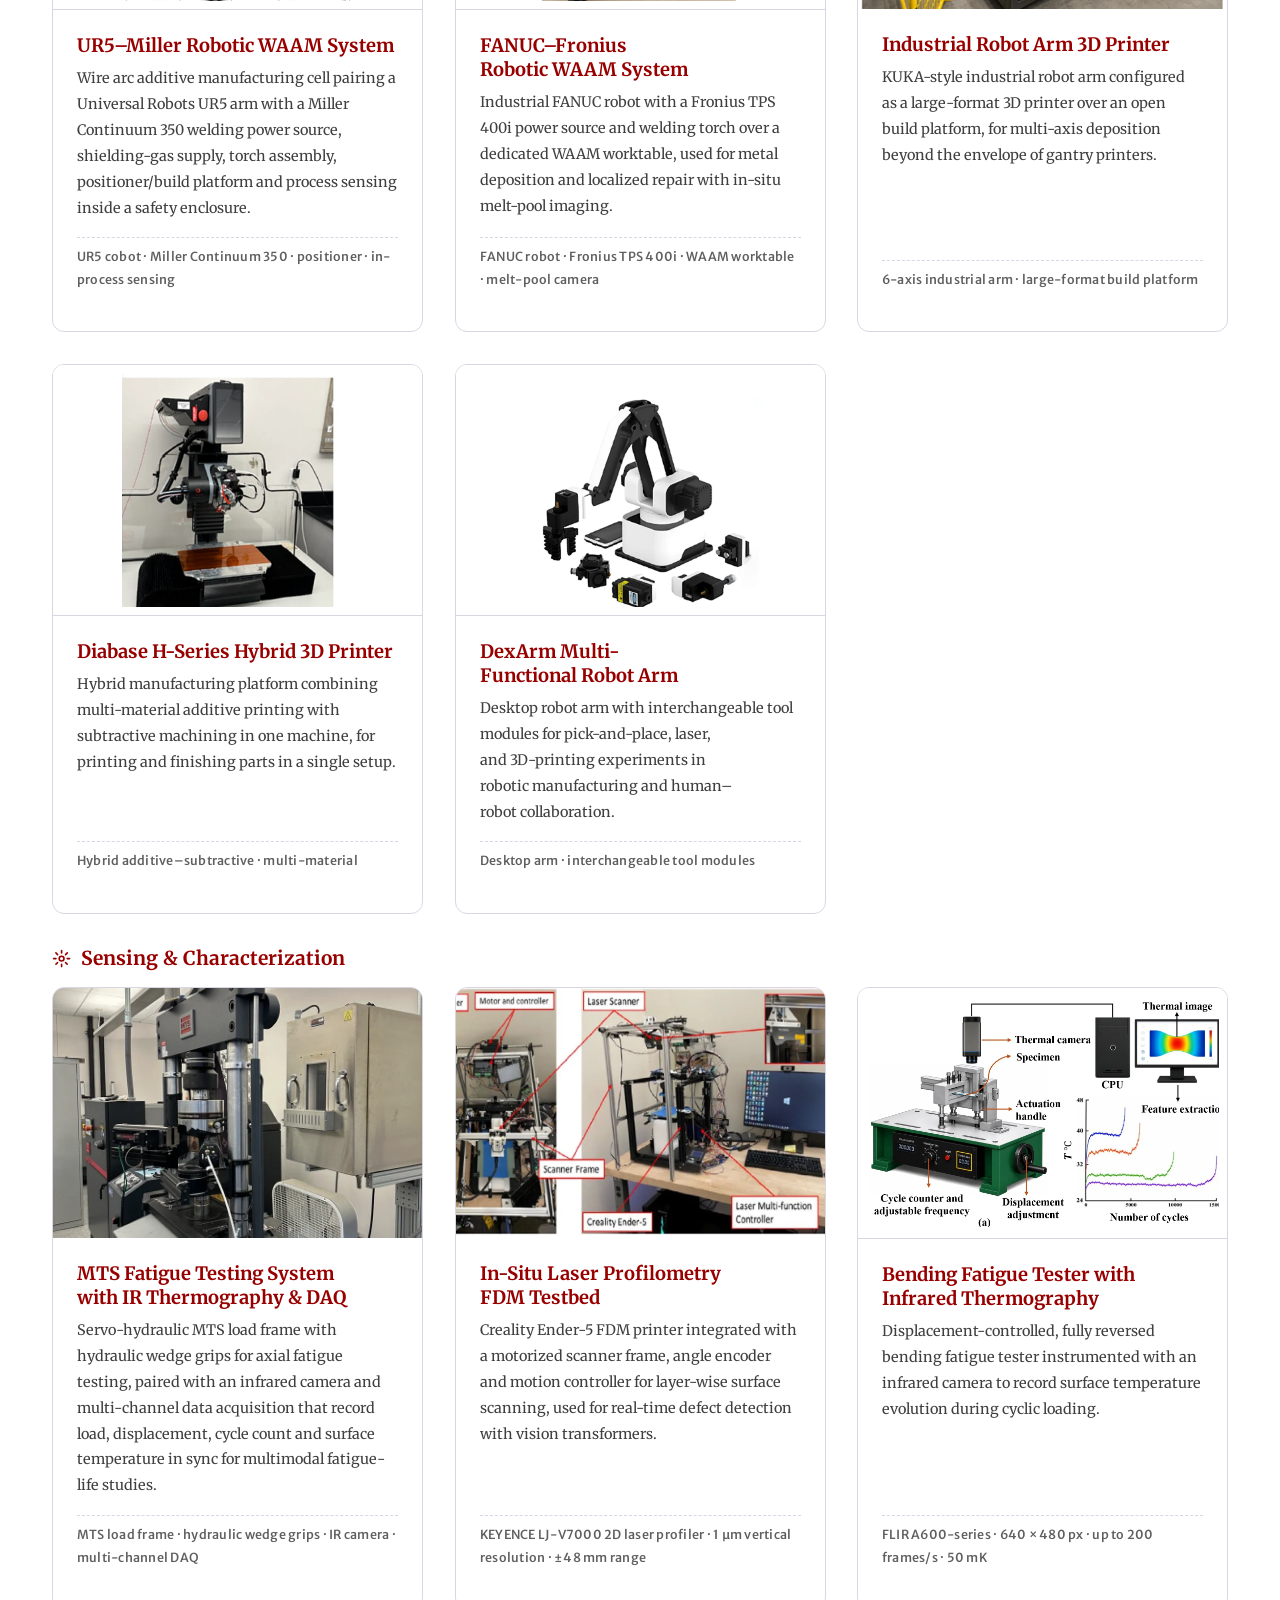
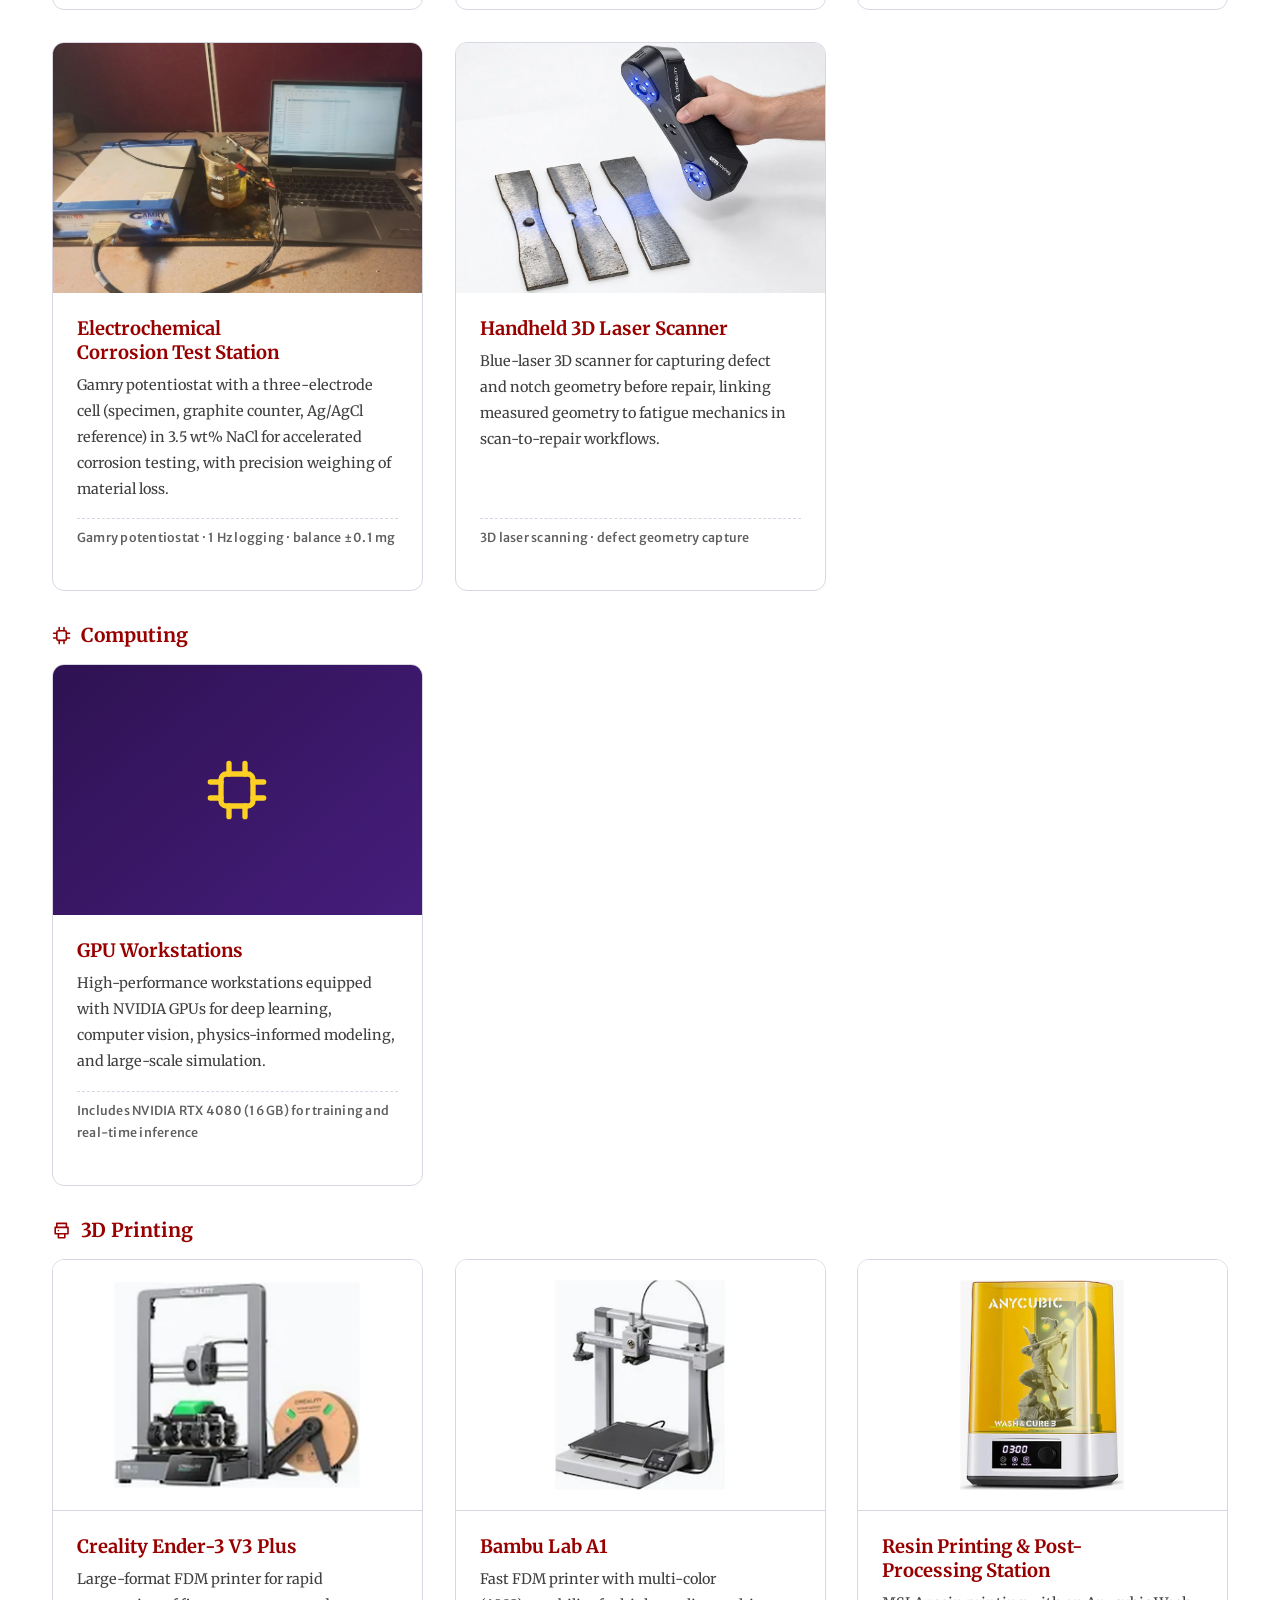
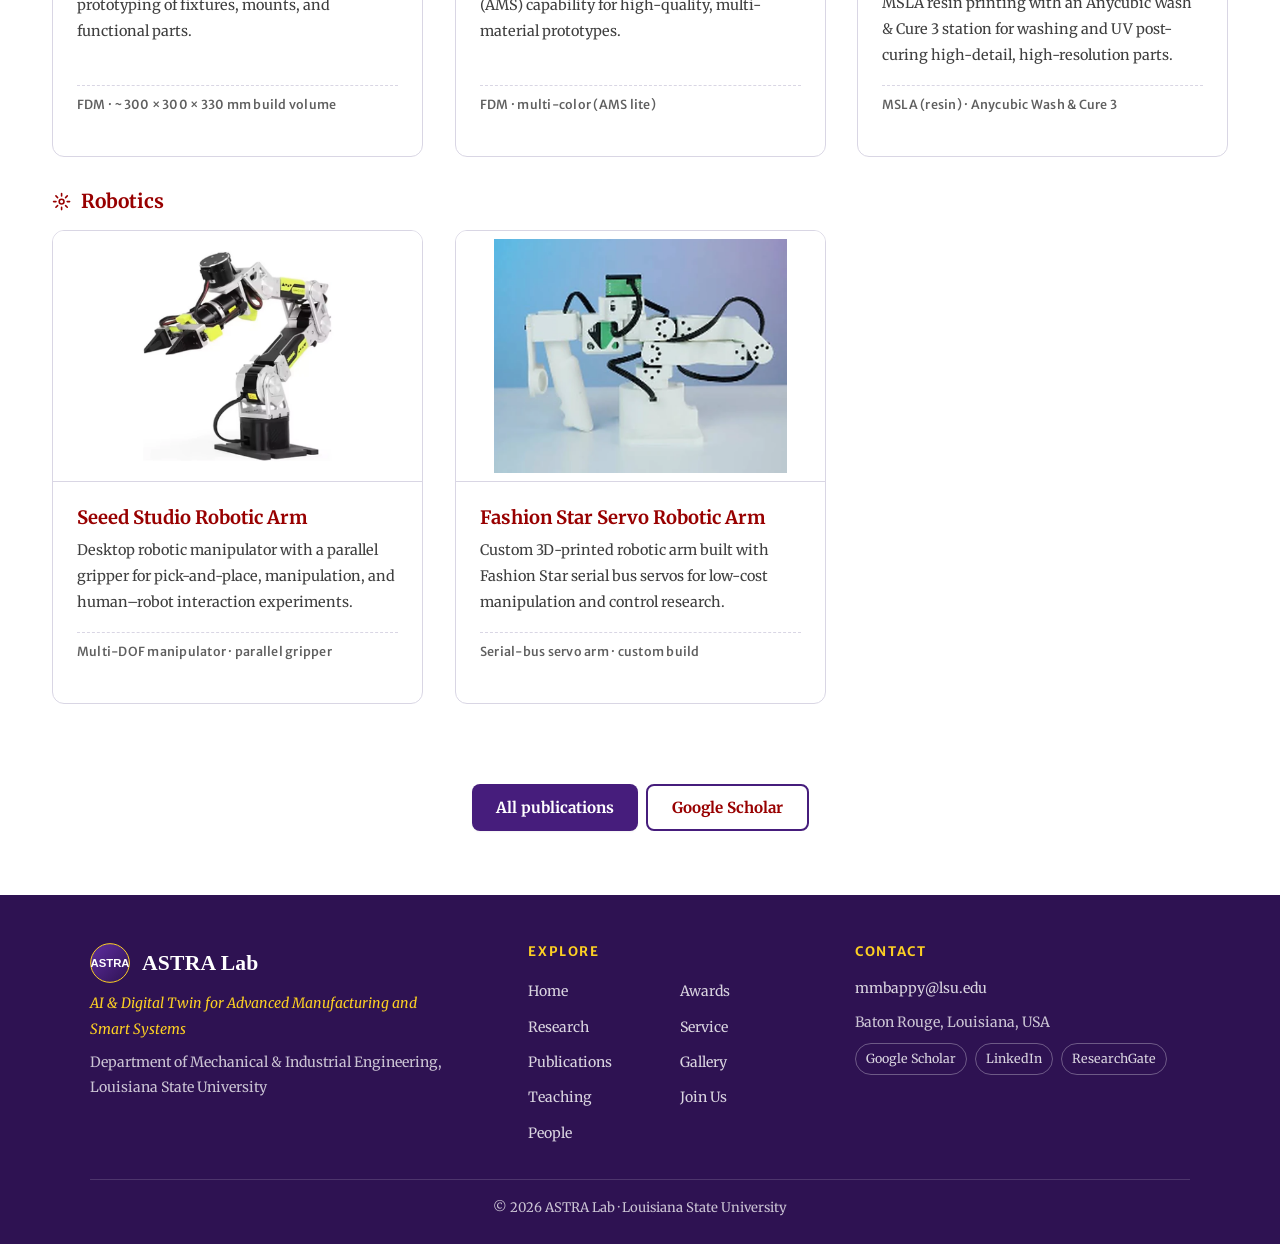
<file: resources.html>
<!DOCTYPE html>
<html lang="en">
<head>
  <meta charset="UTF-8">
  <title>Moved — ASTRA Lab</title>
  <meta http-equiv="refresh" content="0; url=research.html#facilities">
  <link rel="canonical" href="research.html#facilities">
  <script>location.replace("research.html#facilities" + (location.hash && "research.html#facilities".indexOf("#") < 0 ? location.hash : ""));</script>
</head>
<body>
  <p>This page has moved to <a href="research.html#facilities">research.html#facilities</a>.</p>
</body>
</html>
</file>
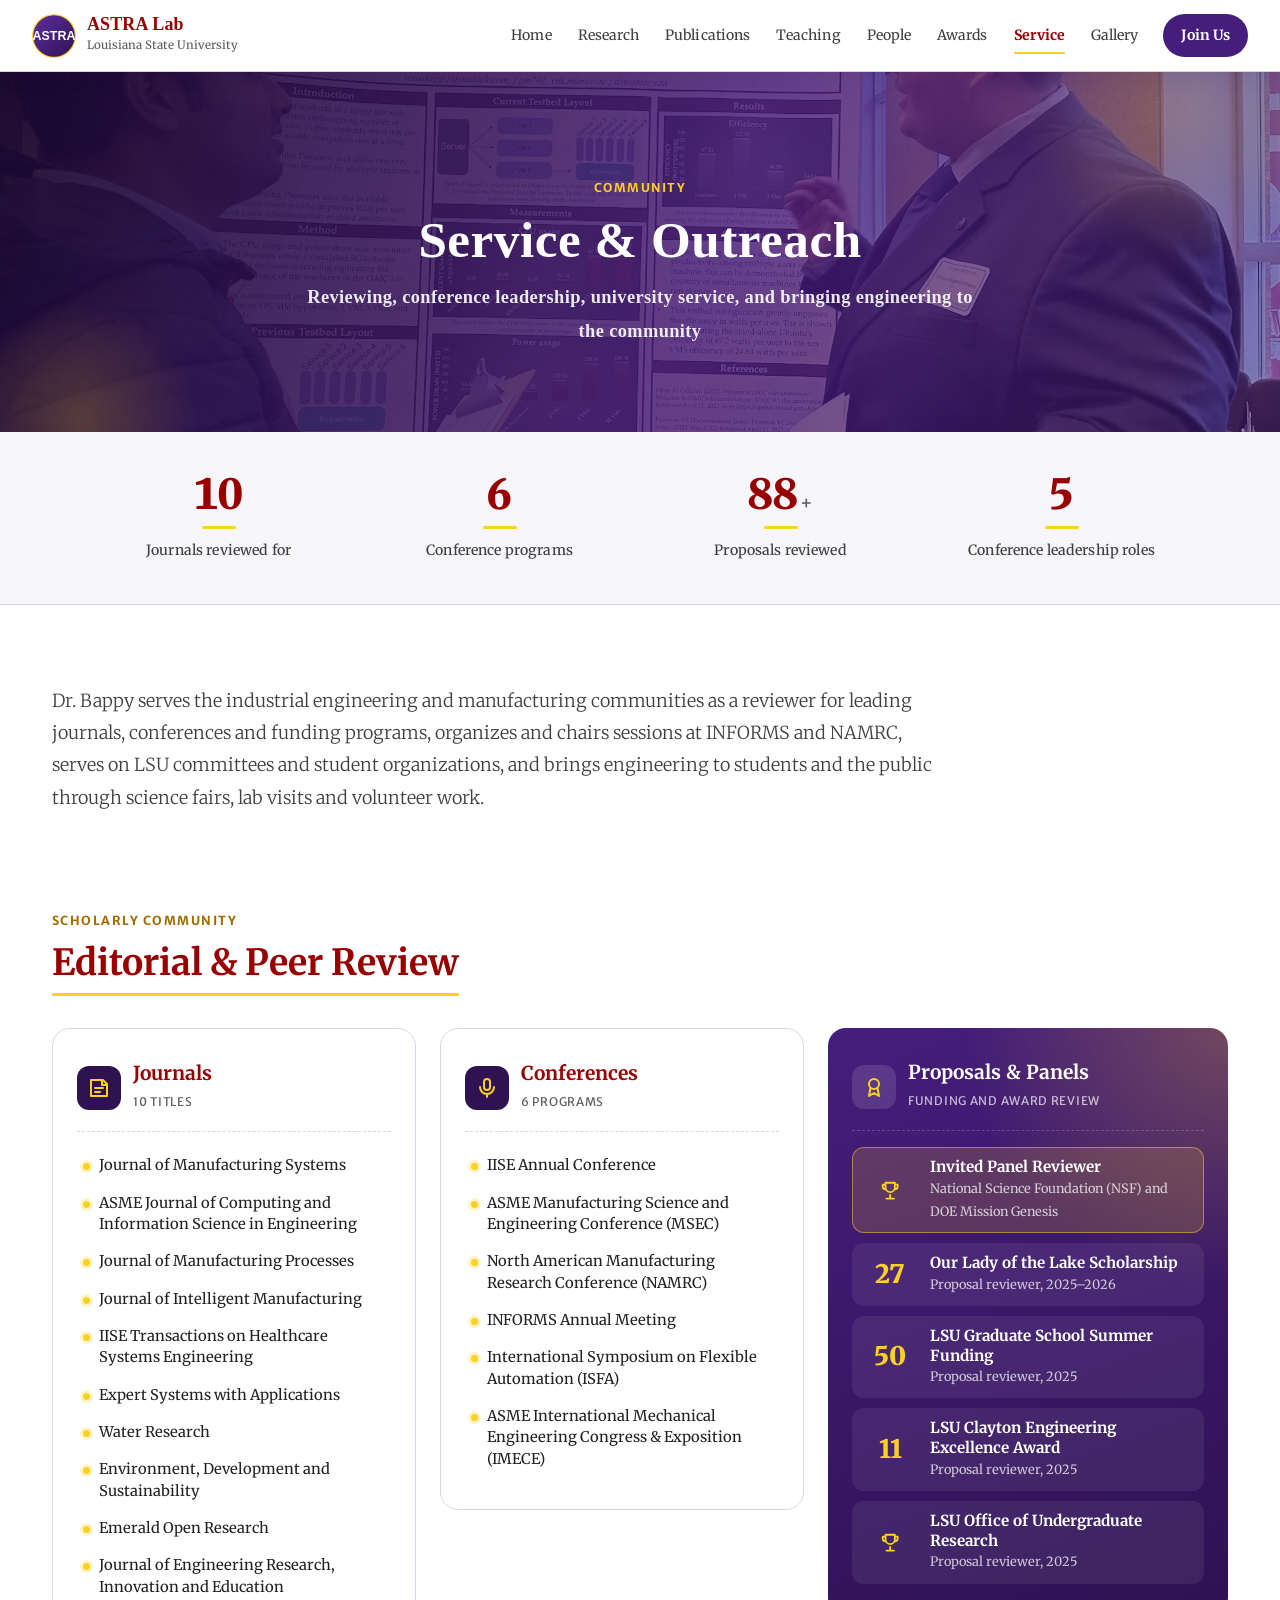
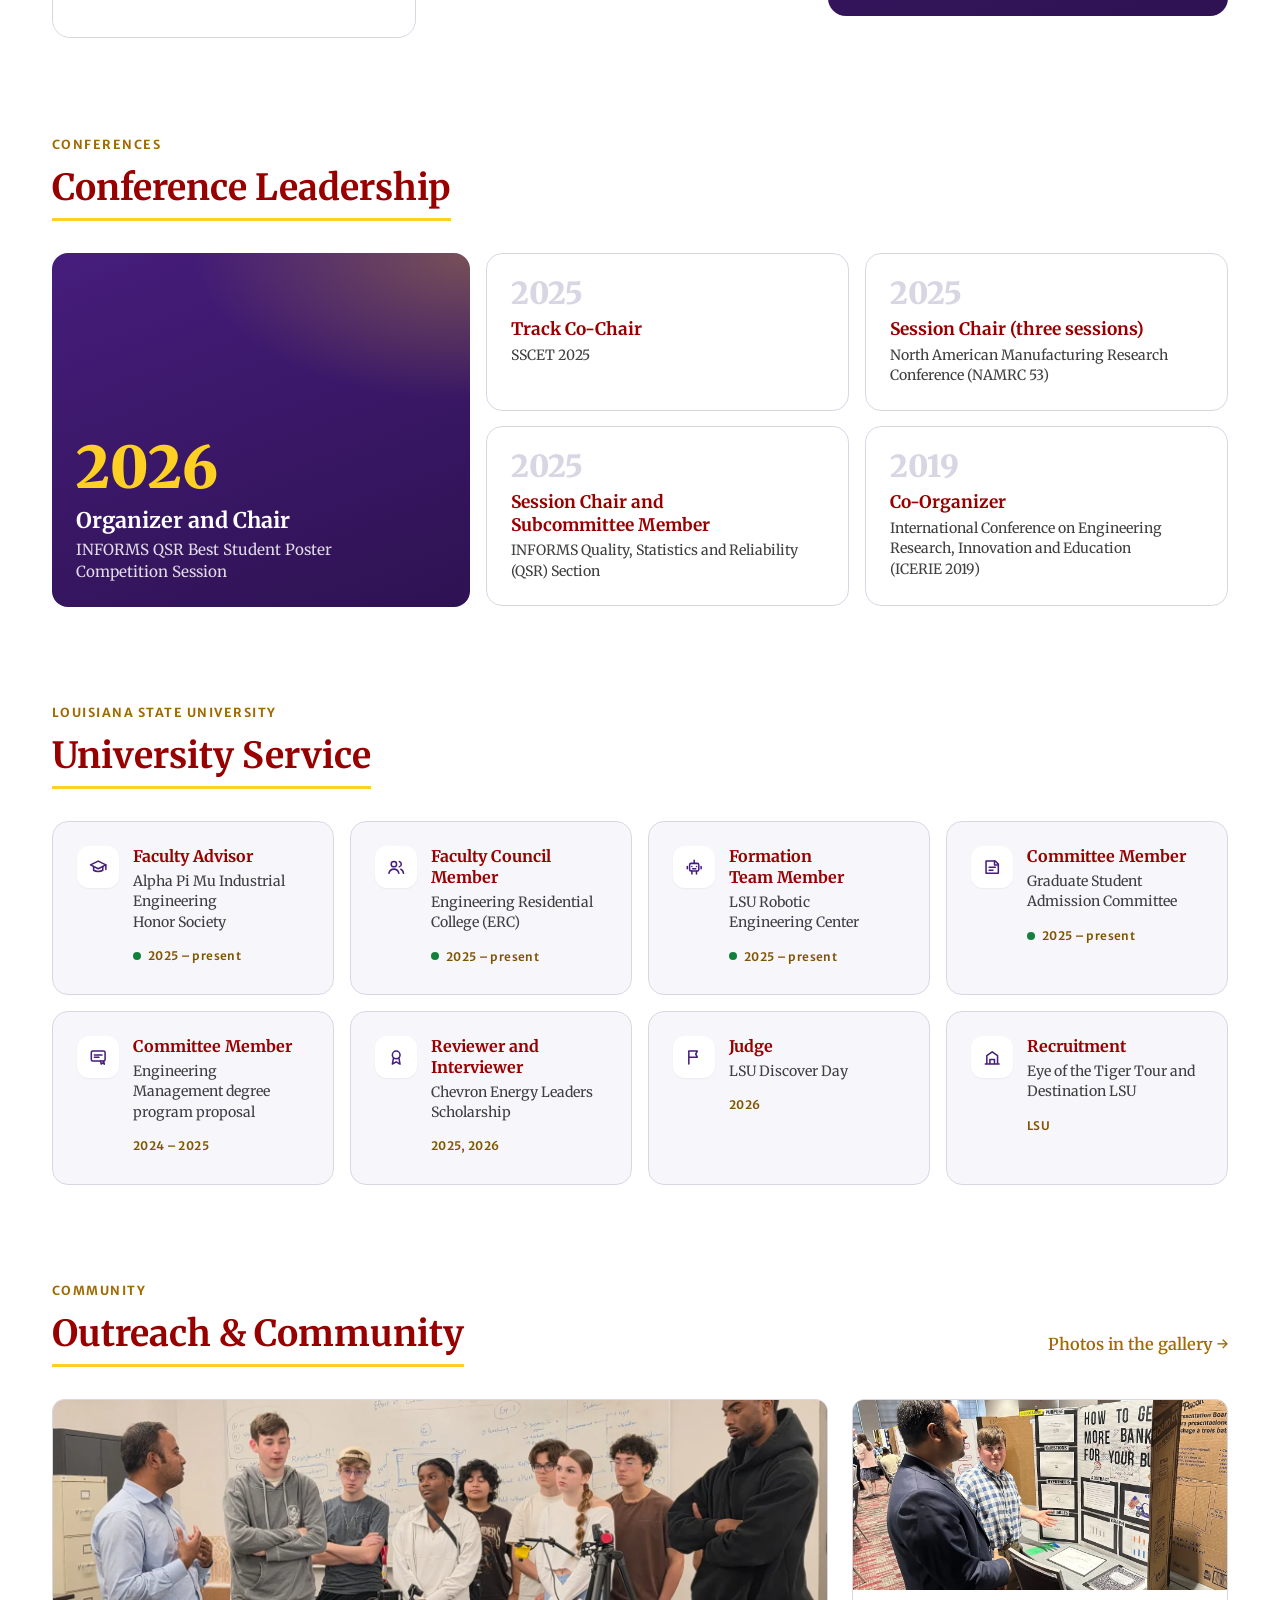
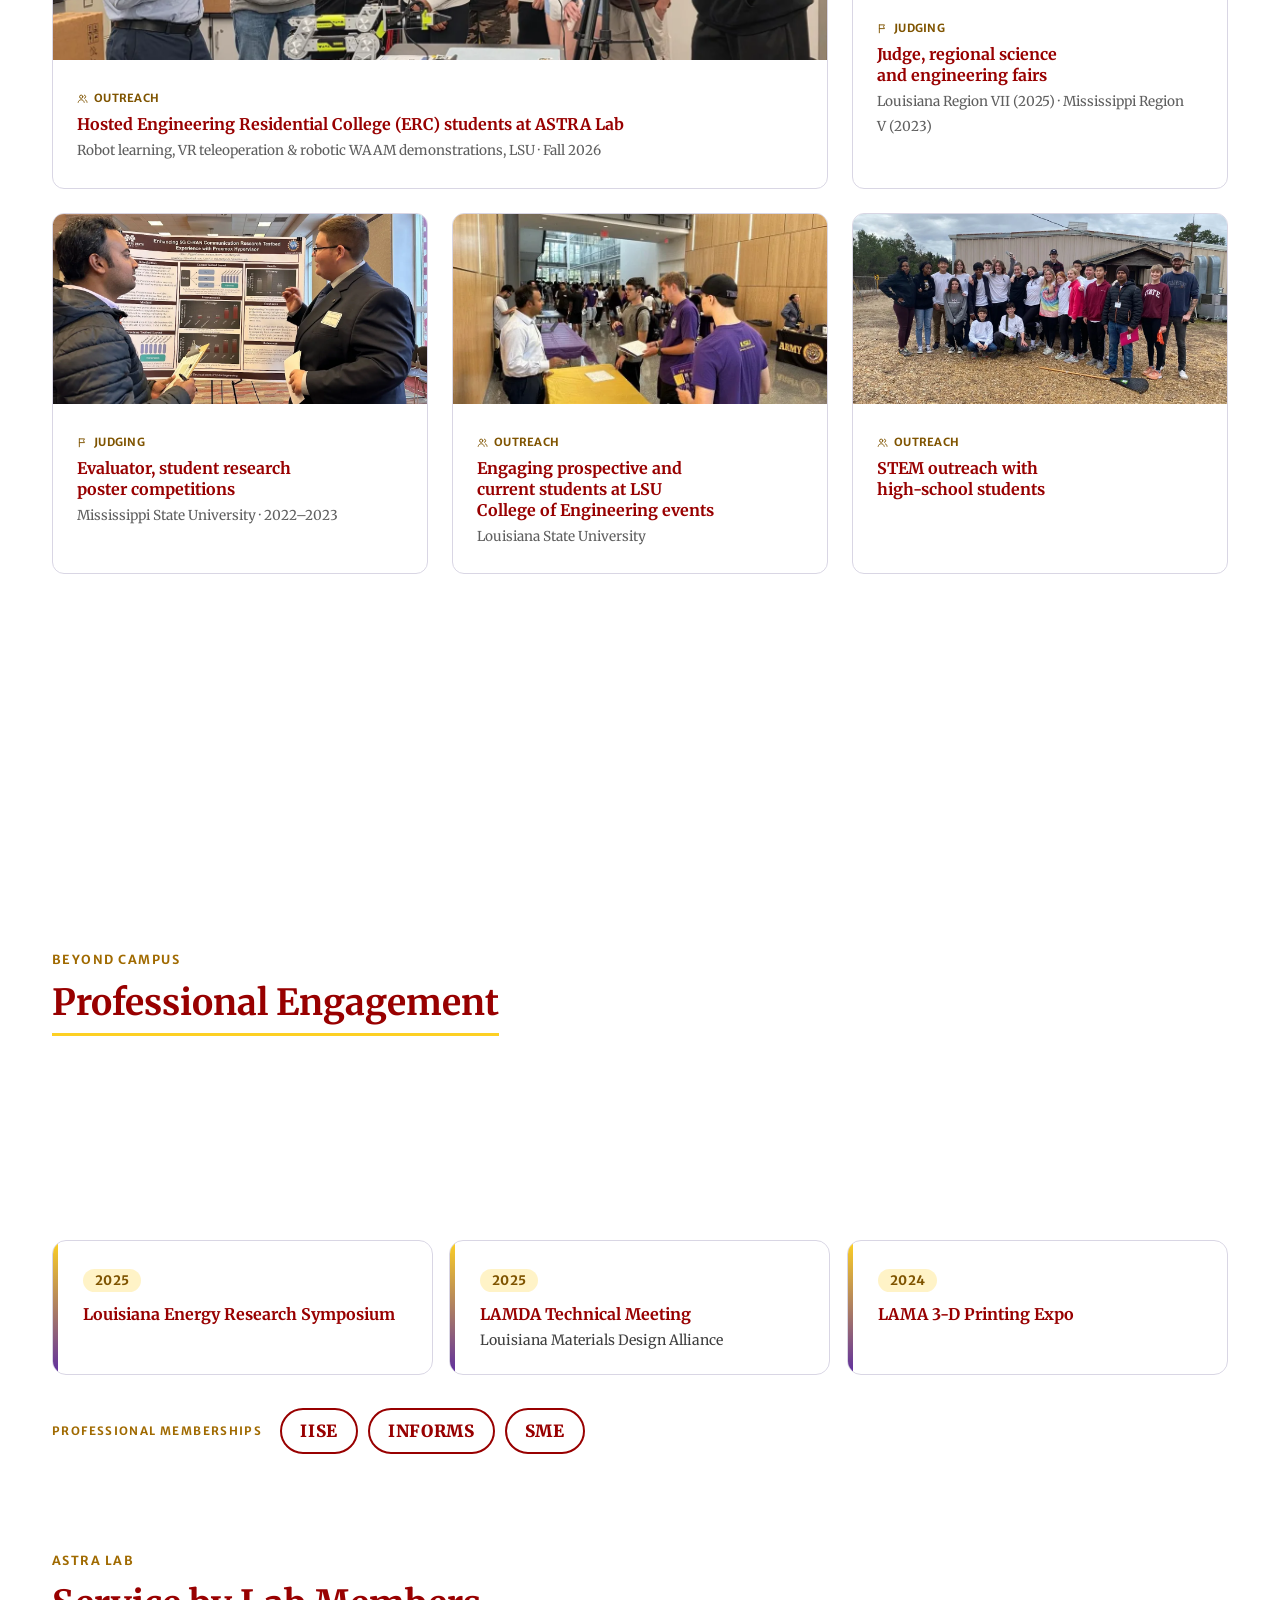
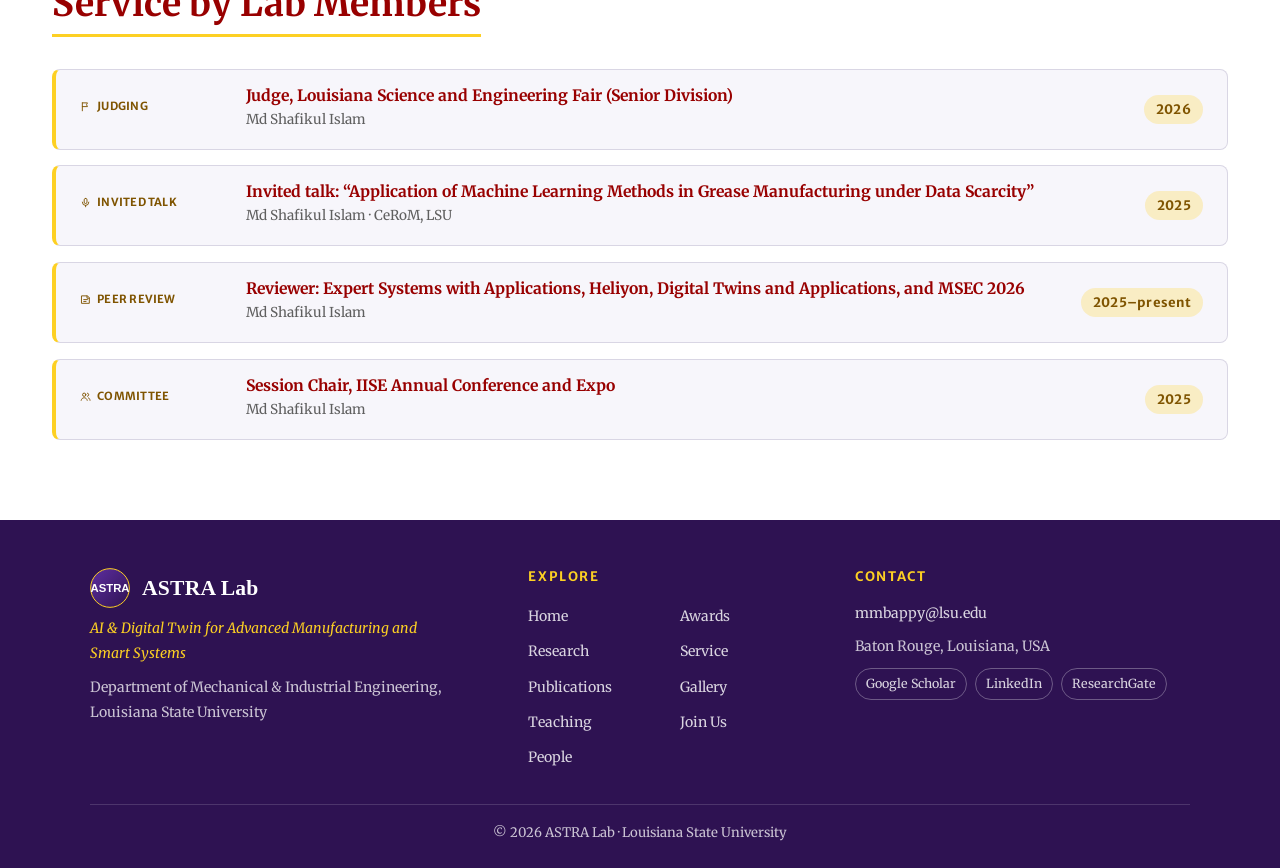
<file: service.html>
<!DOCTYPE html>
<html lang="en">
<head>
  <meta charset="UTF-8">
  <meta name="viewport" content="width=device-width, initial-scale=1.0">
  <title>Service — ASTRA Lab</title>
  <meta name="description" content="Professional service, judging, and community outreach by ASTRA Lab members.">
  <link rel="preconnect" href="https://fonts.googleapis.com">
  <link rel="preconnect" href="https://fonts.gstatic.com" crossorigin>
  <link href="https://fonts.googleapis.com/css2?family=Merriweather:ital,wght@0,300;0,400;0,700;0,900;1,400&family=Merriweather+Sans:wght@400;600;700&family=Tinos:wght@400;700&display=swap" rel="stylesheet">
  <link rel="stylesheet" href="assets/css/styles.css?v=20261111">
  <link rel="icon" href="assets/images/logo.svg" type="image/svg+xml">
</head>
<body data-page="service">
  <a class="skip-link" href="#main">Skip to content</a>
  <header class="site-header" id="site-header"></header>
  <main id="main">
    <section class="page-header has-bg">
      <img class="page-header-bg" src="assets/images/gal-poster-judging.webp" alt="">
      <span class="page-header-shade" aria-hidden="true"></span>
      <span class="page-eyebrow">Community</span>
      <h1>Service &amp; Outreach</h1>
      <p>Reviewing, conference leadership, university service, and bringing engineering to the community</p>
    </section>

    <section class="stats-band" aria-label="Service at a glance"><div class="stats" id="svc-stats"></div></section>

    <div class="container">
      <section class="section">
        <p class="lead svc-intro" id="svc-intro"></p>
      </section>

      <section class="section" id="review">
        <div class="section-head">
          <div><span class="eyebrow">Scholarly community</span><h2 class="section-title">Editorial &amp; Peer Review</h2></div>
        </div>
        <div class="rev-grid" id="svc-review"></div>
      </section>

      <section class="section" id="leadership">
        <div class="section-head">
          <div><span class="eyebrow">Conferences</span><h2 class="section-title">Conference Leadership</h2></div>
        </div>
        <div id="svc-leadership"></div>
      </section>

      <section class="section" id="university">
        <div class="section-head">
          <div><span class="eyebrow">Louisiana State University</span><h2 class="section-title">University Service</h2></div>
        </div>
        <div class="uni-grid" id="svc-university"></div>
      </section>

      <section class="section" id="outreach">
        <div class="section-head">
          <div><span class="eyebrow">Community</span><h2 class="section-title">Outreach &amp; Community</h2></div>
          <a class="more-link" href="gallery.html">Photos in the gallery &rarr;</a>
        </div>
        <div class="svc-grid" id="service-director"></div>
        <div class="svc-list svc-community" id="svc-community"></div>
      </section>

      <section class="section" id="engagement">
        <div class="section-head">
          <div><span class="eyebrow">Beyond campus</span><h2 class="section-title">Professional Engagement</h2></div>
        </div>
        <div class="meet-grid" id="svc-meetings"></div>
        <div class="member-row" id="svc-members"></div>
      </section>

      <section class="section">
        <div class="section-head">
          <div><span class="eyebrow">ASTRA Lab</span><h2 class="section-title">Service by Lab Members</h2></div>
        </div>
        <div class="svc-list" id="service-students"></div>
      </section>
    </div>
  </main>
  <footer class="footer" id="footer"></footer>
  <script src="assets/js/data.js?v=20261111"></script>
  <script src="assets/js/render.js?v=20261111"></script>
</body>
</html>
</file>
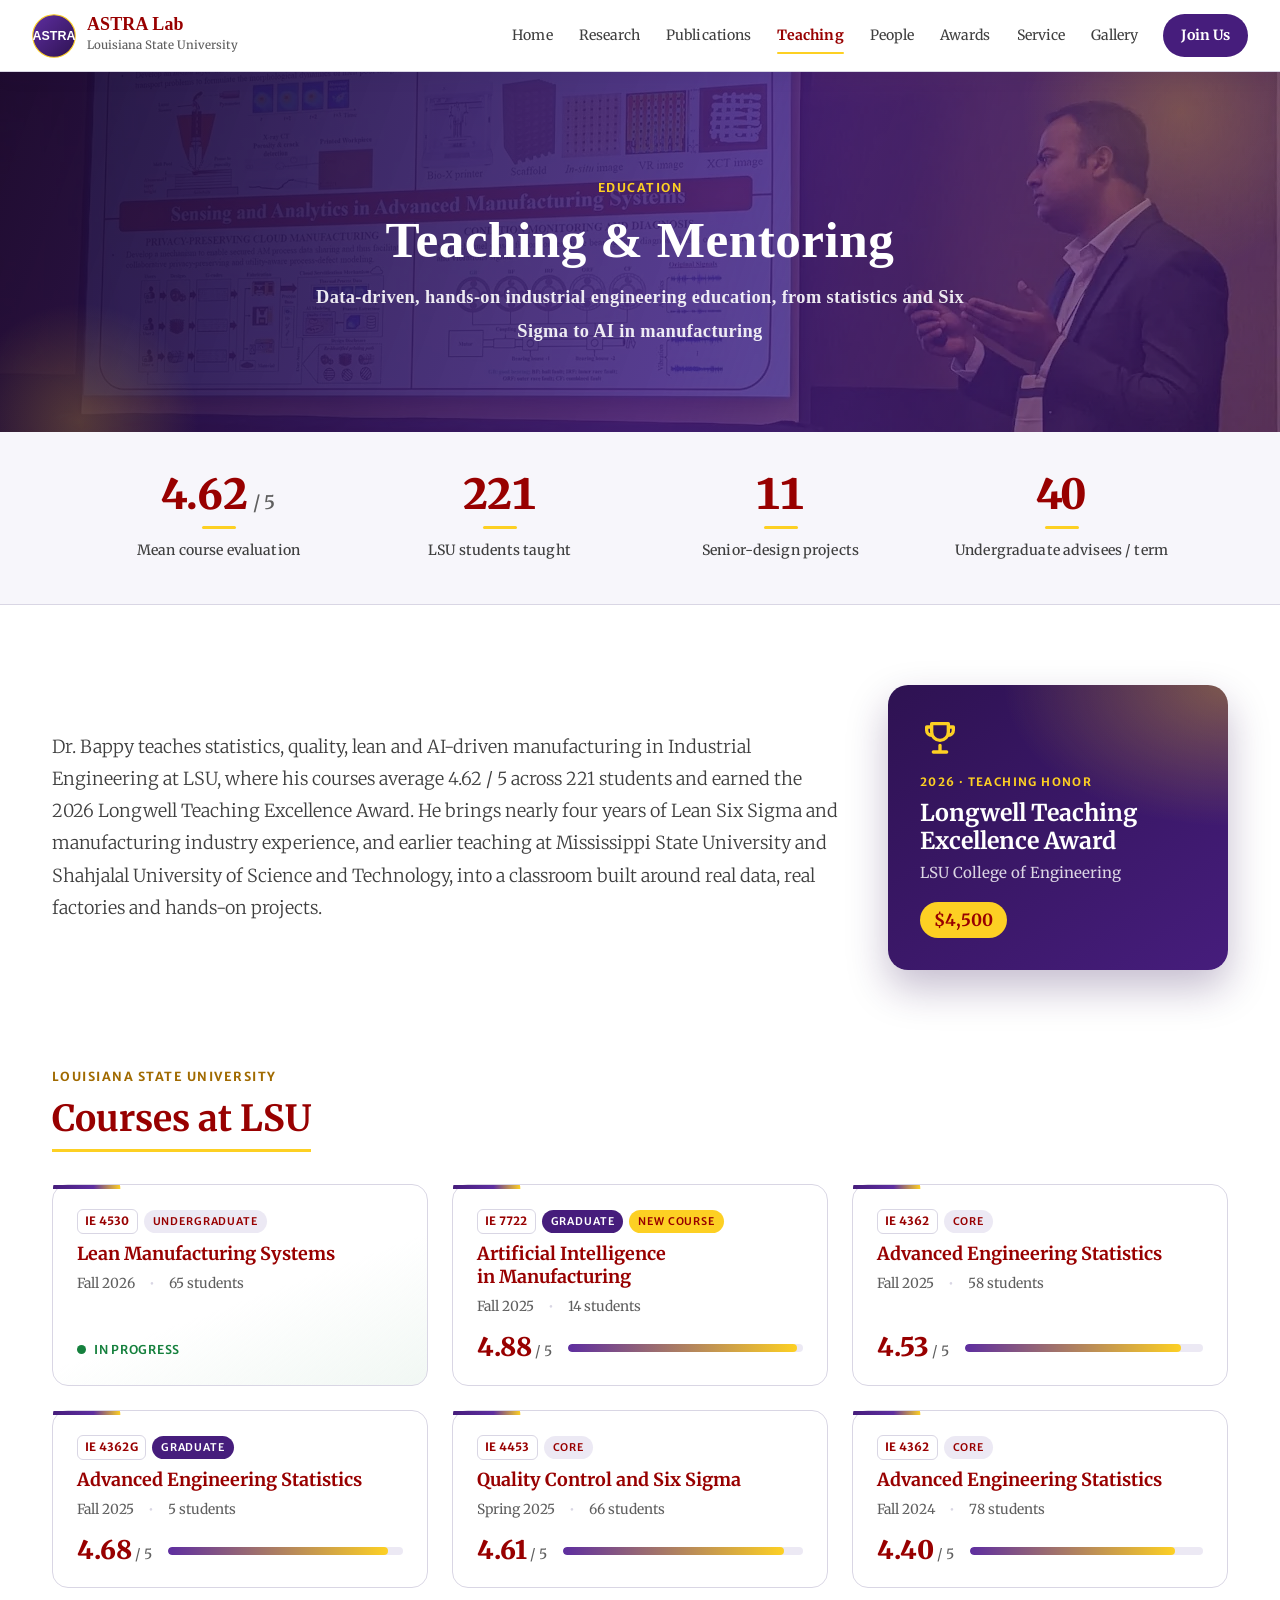
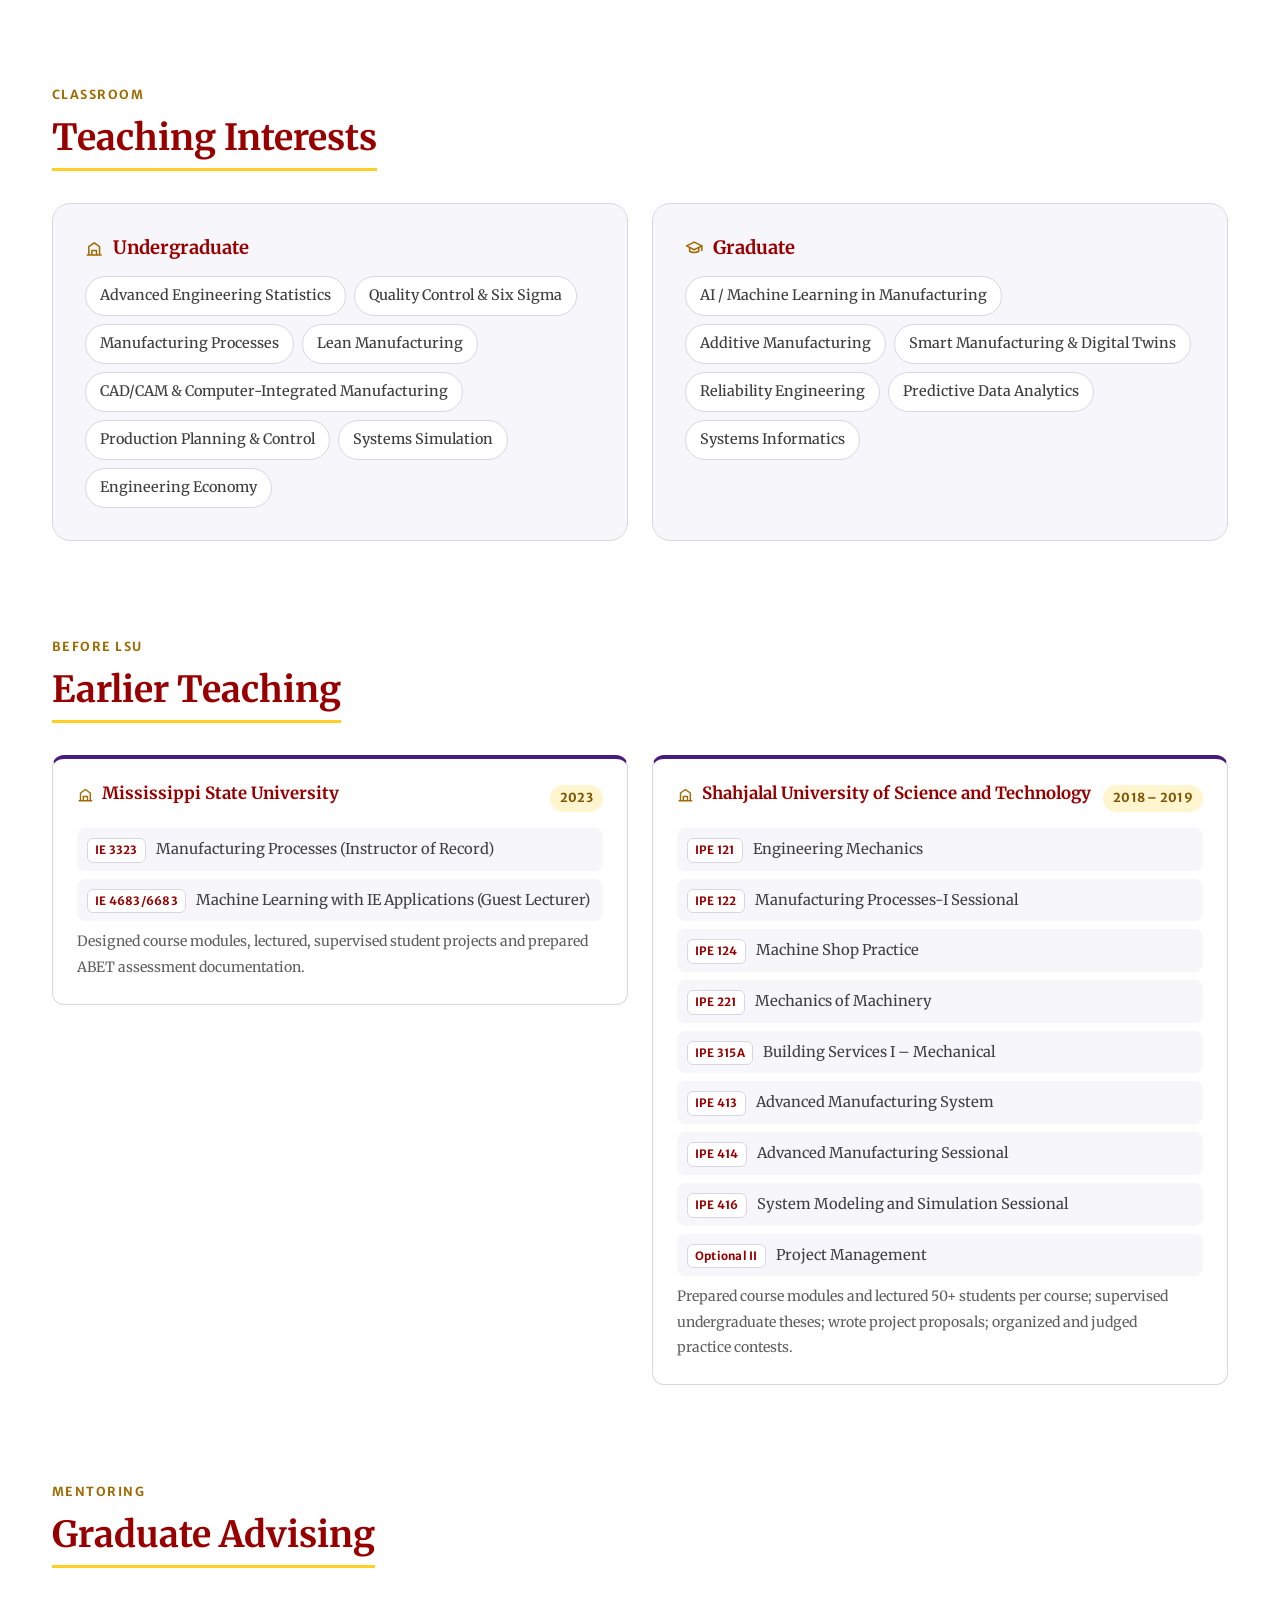
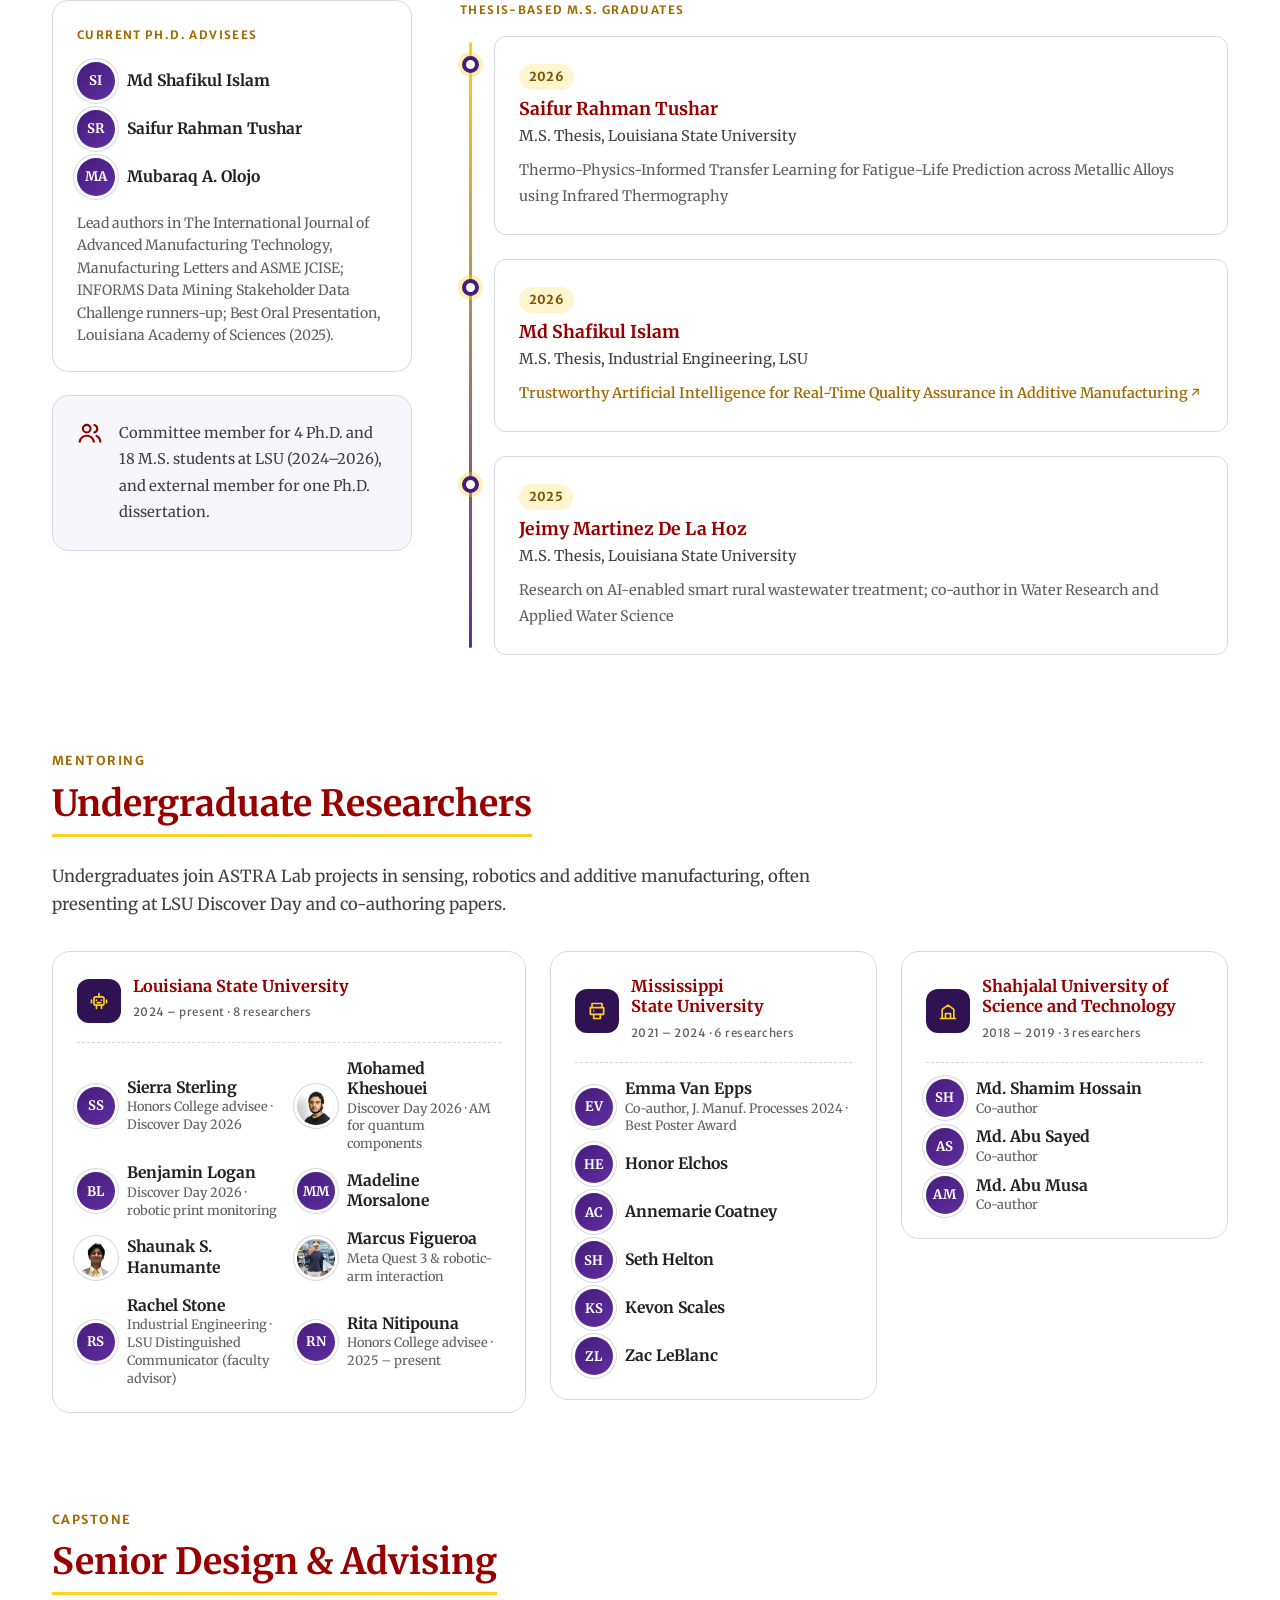
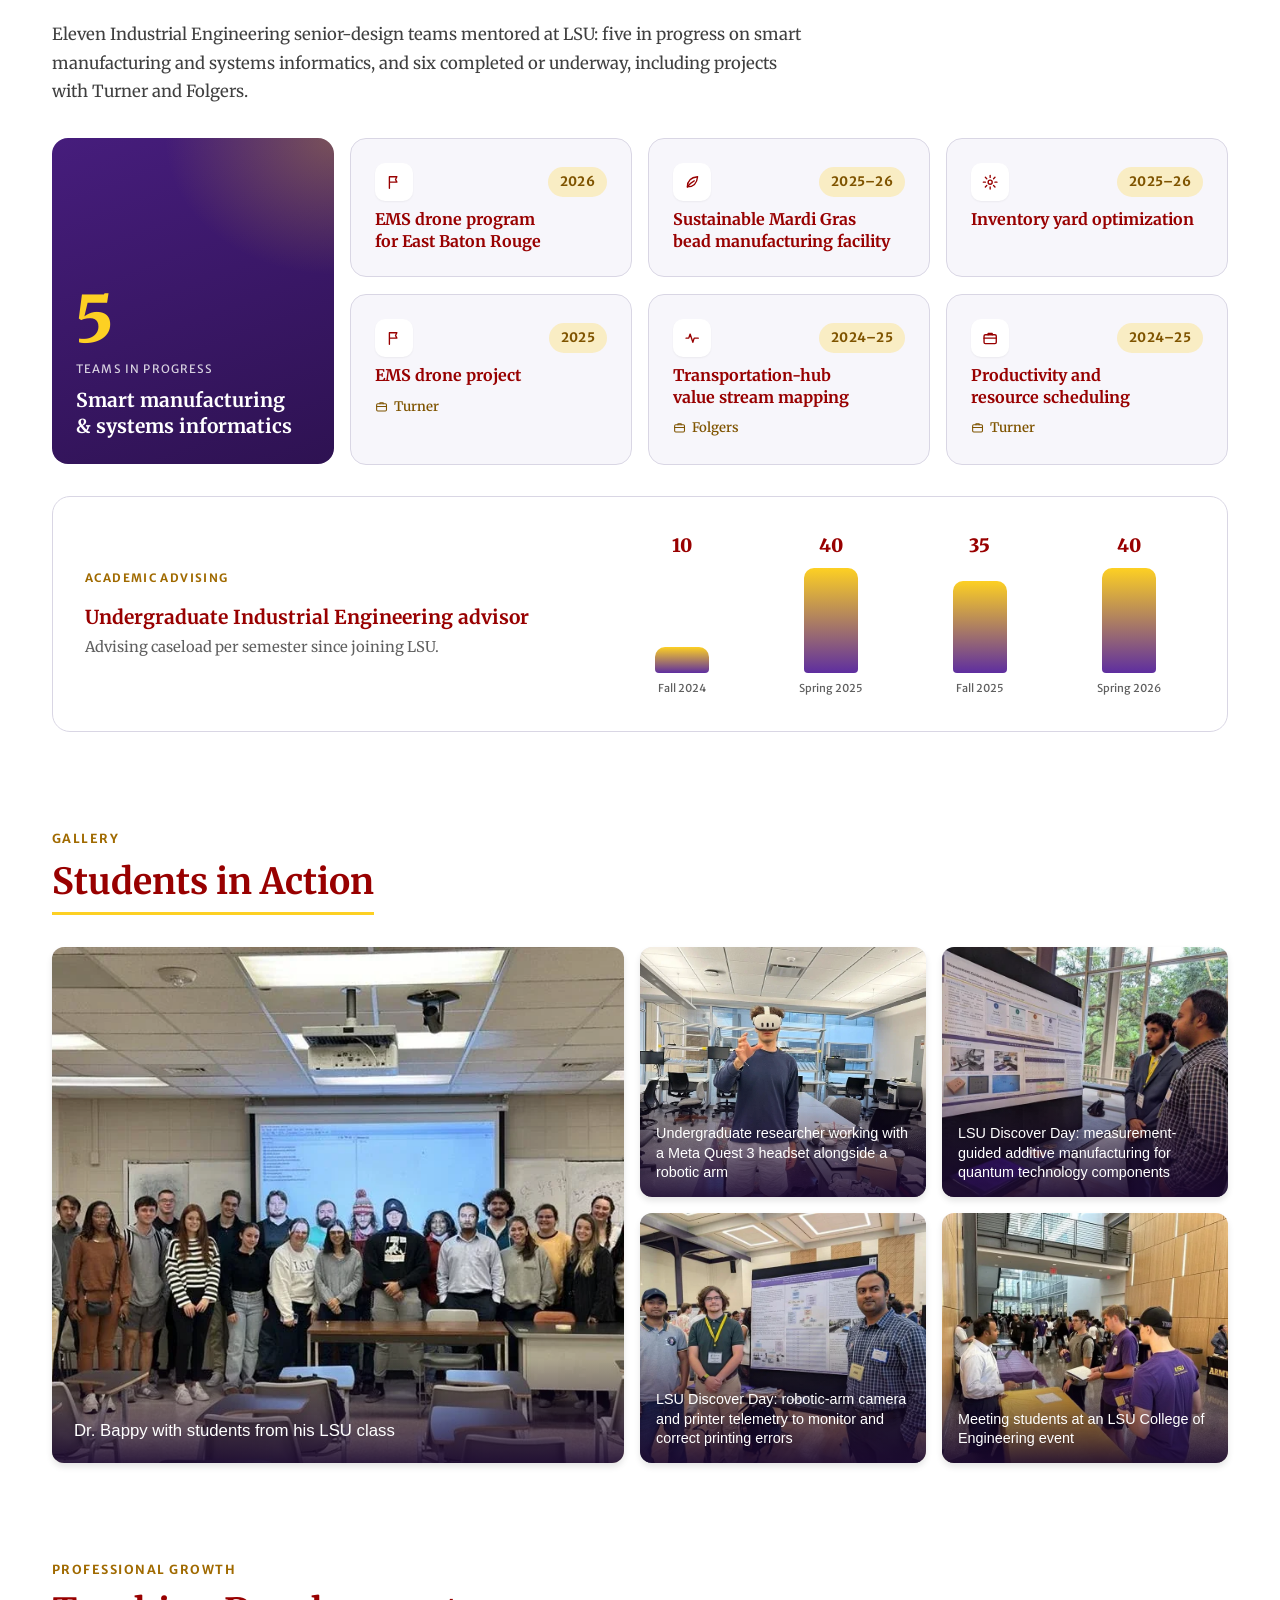
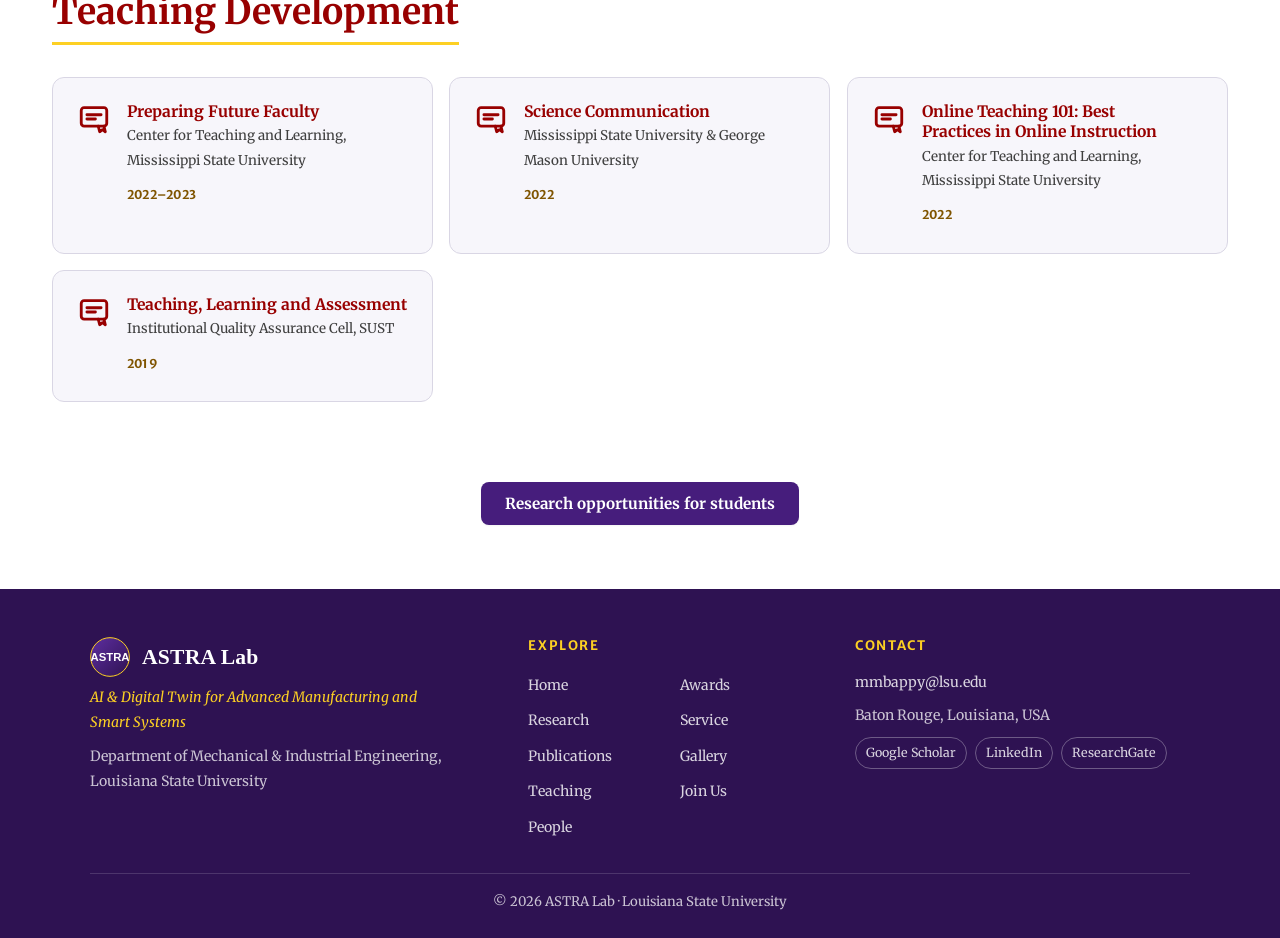
<file: teaching.html>
<!DOCTYPE html>
<html lang="en">
<head>
  <meta charset="UTF-8">
  <meta name="viewport" content="width=device-width, initial-scale=1.0">
  <title>Teaching — ASTRA Lab</title>
  <meta name="description" content="Courses, student evaluations, graduate and undergraduate mentoring, and senior-design projects led by Dr. Mahathir Mohammad Bappy at LSU.">
  <link rel="preconnect" href="https://fonts.googleapis.com">
  <link rel="preconnect" href="https://fonts.gstatic.com" crossorigin>
  <link href="https://fonts.googleapis.com/css2?family=Merriweather:ital,wght@0,300;0,400;0,700;0,900;1,400&family=Merriweather+Sans:wght@400;600;700&family=Tinos:wght@400;700&display=swap" rel="stylesheet">
  <link rel="stylesheet" href="assets/css/styles.css?v=20261111">
  <link rel="icon" href="assets/images/logo.svg" type="image/svg+xml">
</head>
<body data-page="teaching">
  <a class="skip-link" href="#main">Skip to content</a>
  <header class="site-header" id="site-header"></header>
  <main id="main">
    <section class="page-header has-bg">
      <img class="page-header-bg" src="assets/images/gal-talk-sensing-analytics.webp" alt="">
      <span class="page-header-shade" aria-hidden="true"></span>
      <span class="page-eyebrow">Education</span>
      <h1>Teaching &amp; Mentoring</h1>
      <p>Data-driven, hands-on industrial engineering education, from statistics and Six Sigma to AI in manufacturing</p>
    </section>

    <section class="stats-band" aria-label="Teaching at a glance"><div class="stats" id="teach-facts"></div></section>

    <div class="container">
      <section class="section">
        <div class="teach-intro" id="teach-intro"></div>
      </section>

      <section class="section" id="courses">
        <div class="section-head">
          <div><span class="eyebrow">Louisiana State University</span><h2 class="section-title">Courses at LSU</h2></div>
        </div>
        <div class="lsu-courses" id="teach-lsu"></div>
      </section>

      <section class="section">
        <div class="section-head">
          <div><span class="eyebrow">Classroom</span><h2 class="section-title">Teaching Interests</h2></div>
        </div>
        <div class="interest-grid" id="teach-interests"></div>
      </section>

      <section class="section">
        <div class="section-head">
          <div><span class="eyebrow">Before LSU</span><h2 class="section-title">Earlier Teaching</h2></div>
        </div>
        <div class="teach-grid" id="teach-courses"></div>
      </section>

      <section class="section" id="mentoring">
        <div class="section-head">
          <div><span class="eyebrow">Mentoring</span><h2 class="section-title">Graduate Advising</h2></div>
        </div>
        <div class="grad-wrap" id="teach-grad"></div>
      </section>

      <section class="section" id="undergraduate-research">
        <div class="section-head">
          <div><span class="eyebrow">Mentoring</span><h2 class="section-title">Undergraduate Researchers</h2></div>
        </div>
        <p class="section-sub">Undergraduates join ASTRA Lab projects in sensing, robotics and additive manufacturing, often presenting at LSU Discover Day and co-authoring papers.</p>
        <div class="ug-grid" id="teach-ug"></div>
      </section>

      <section class="section" id="senior-design">
        <div class="section-head">
          <div><span class="eyebrow">Capstone</span><h2 class="section-title">Senior Design &amp; Advising</h2></div>
        </div>
        <div id="teach-capstone"></div>
      </section>

      <section class="section">
        <div class="section-head">
          <div><span class="eyebrow">Gallery</span><h2 class="section-title">Students in Action</h2></div>
        </div>
        <div class="moments" id="teach-photos"></div>
      </section>

      <section class="section">
        <div class="section-head">
          <div><span class="eyebrow">Professional growth</span><h2 class="section-title">Teaching Development</h2></div>
        </div>
        <div class="cert-grid" id="teach-dev"></div>
      </section>

      <div class="btn-row center">
        <a href="people.html#join" class="btn btn-primary">Research opportunities for students</a>
      </div>
    </div>
  </main>
  <footer class="footer" id="footer"></footer>
  <script src="assets/js/data.js?v=20261111"></script>
  <script src="assets/js/render.js?v=20261111"></script>
</body>
</html>
</file>
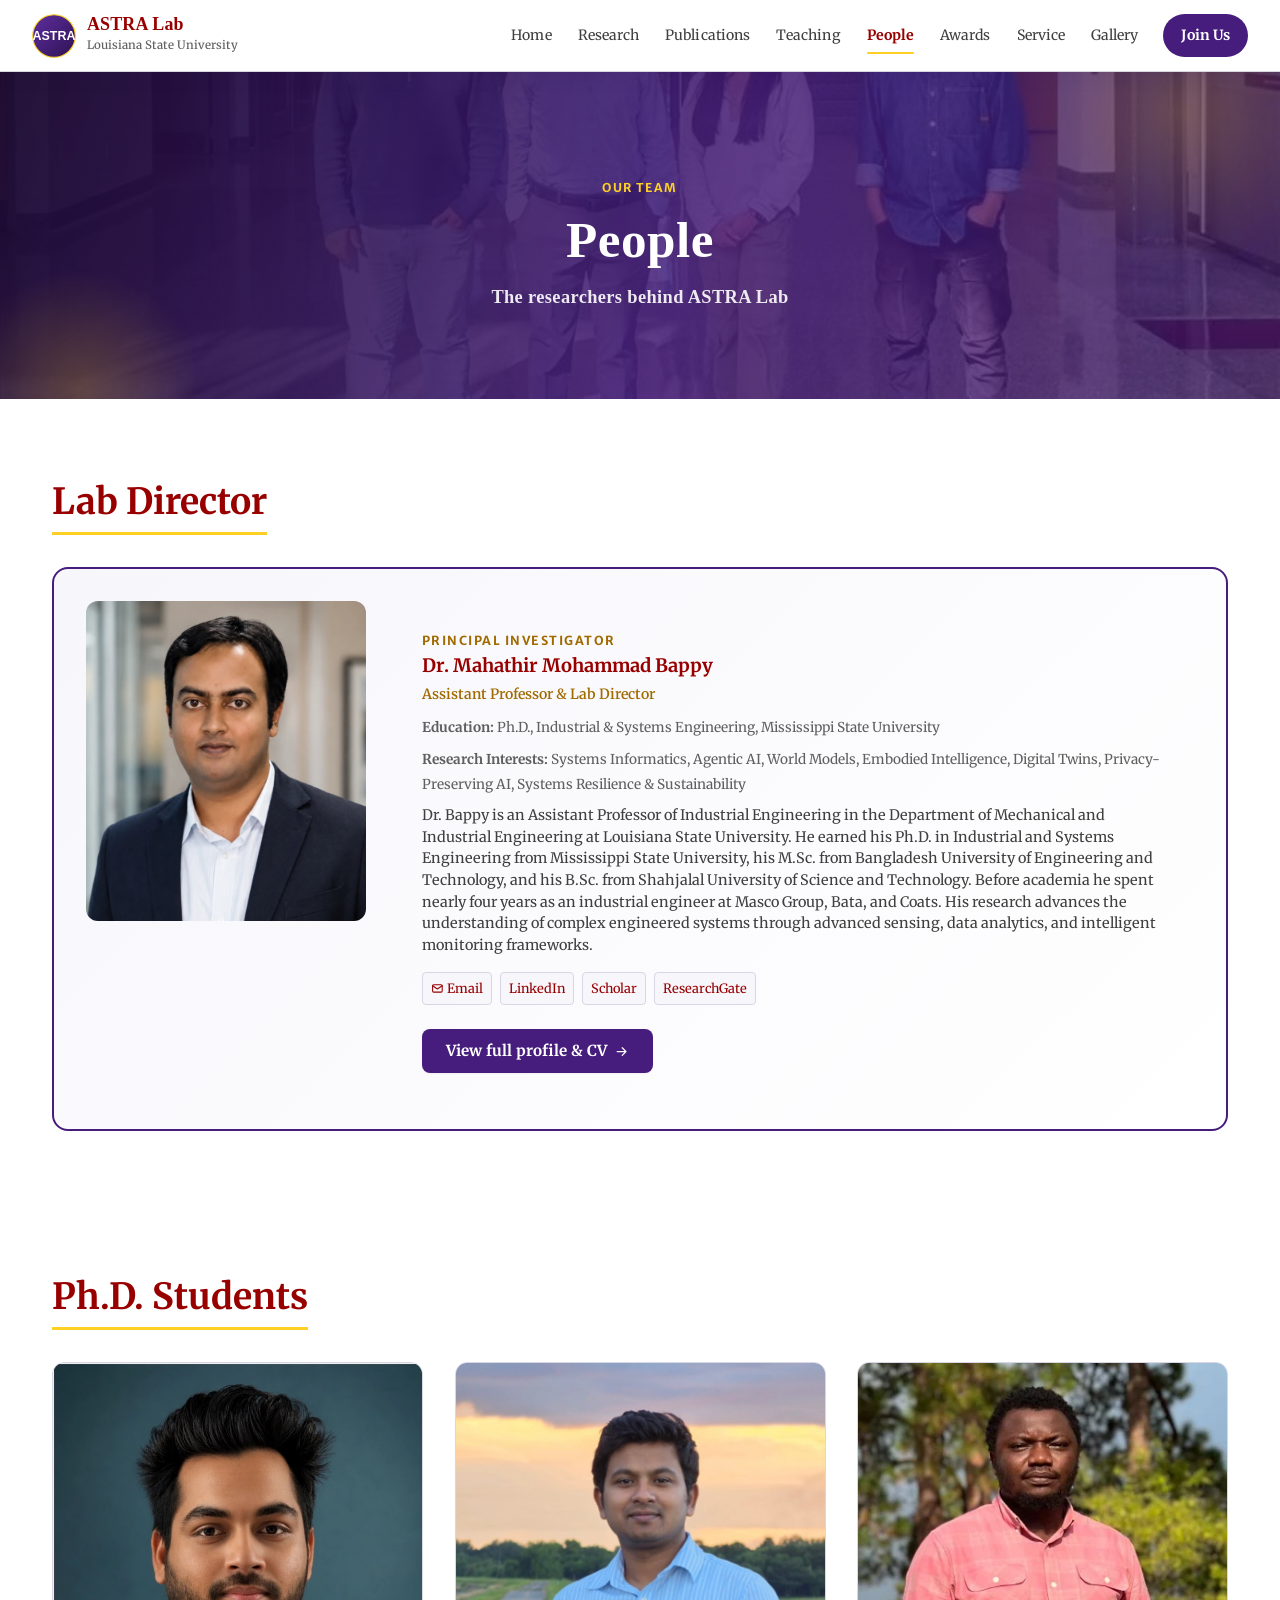
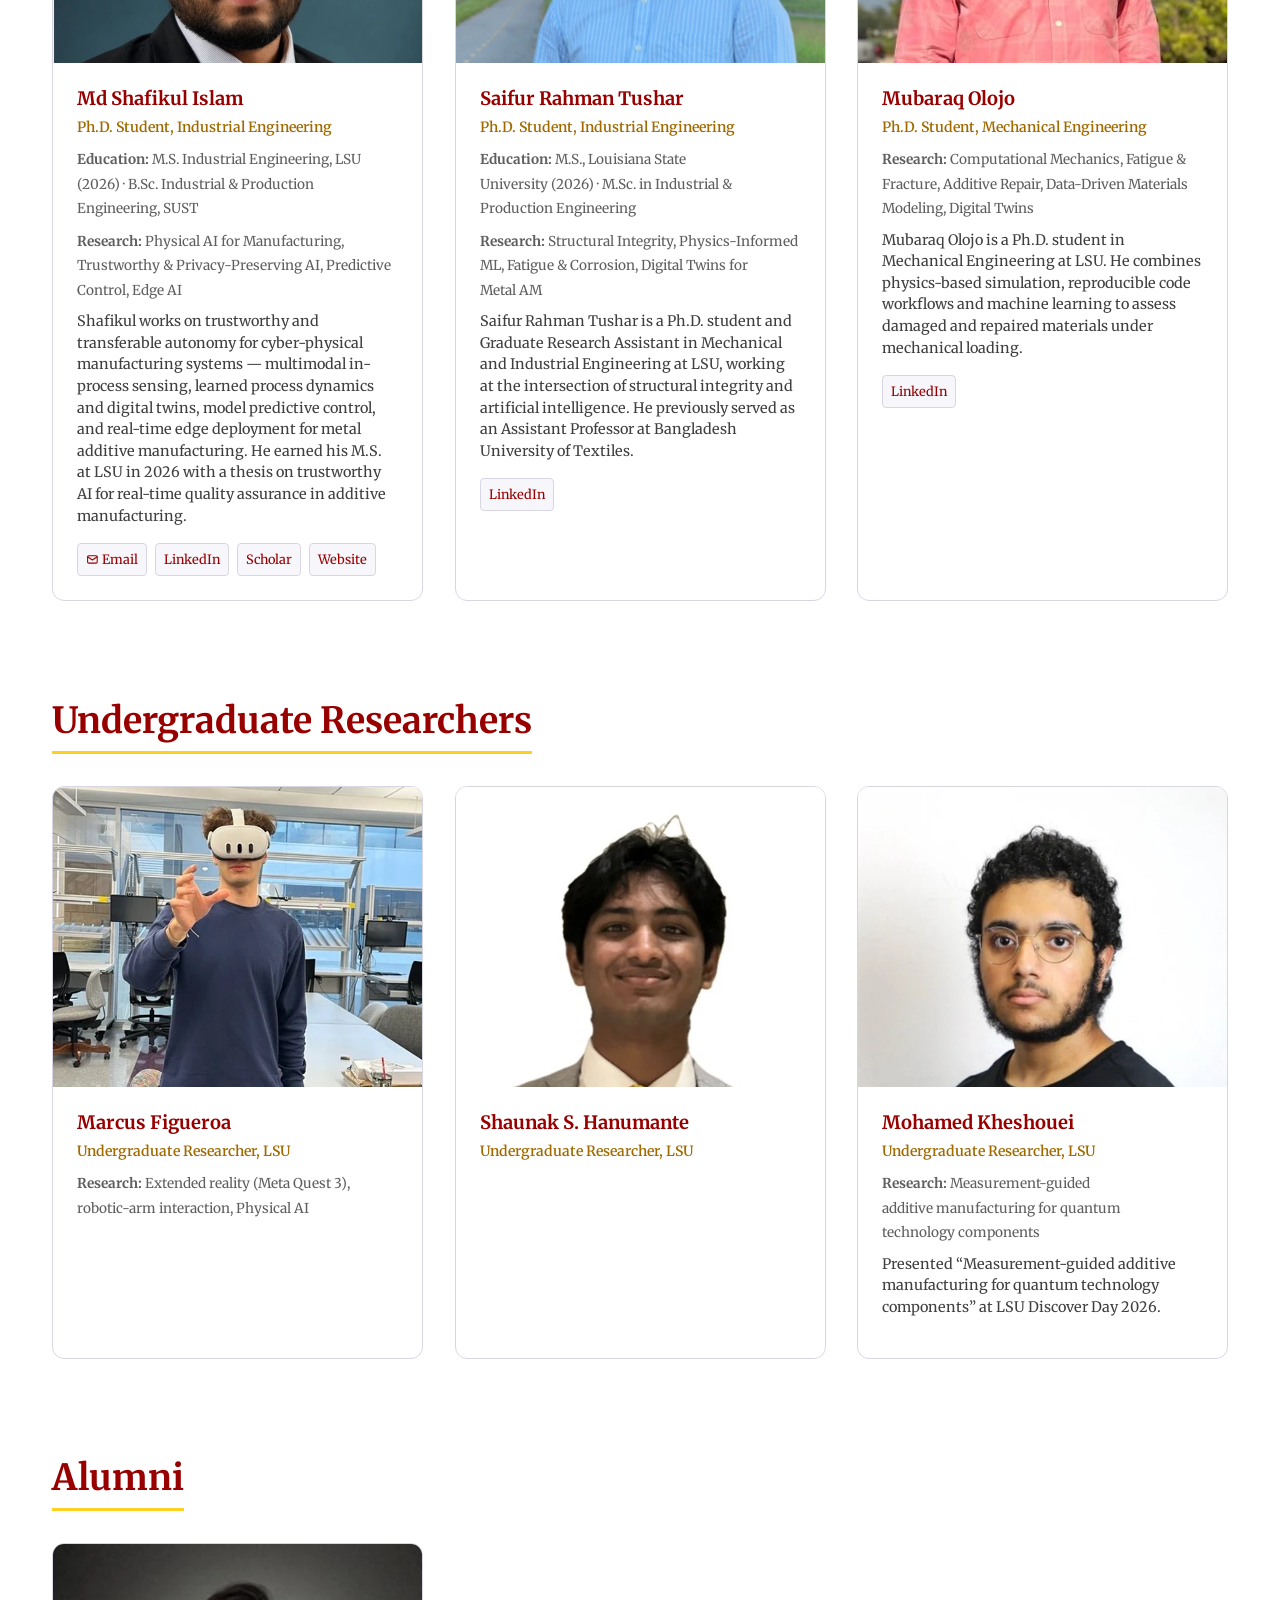
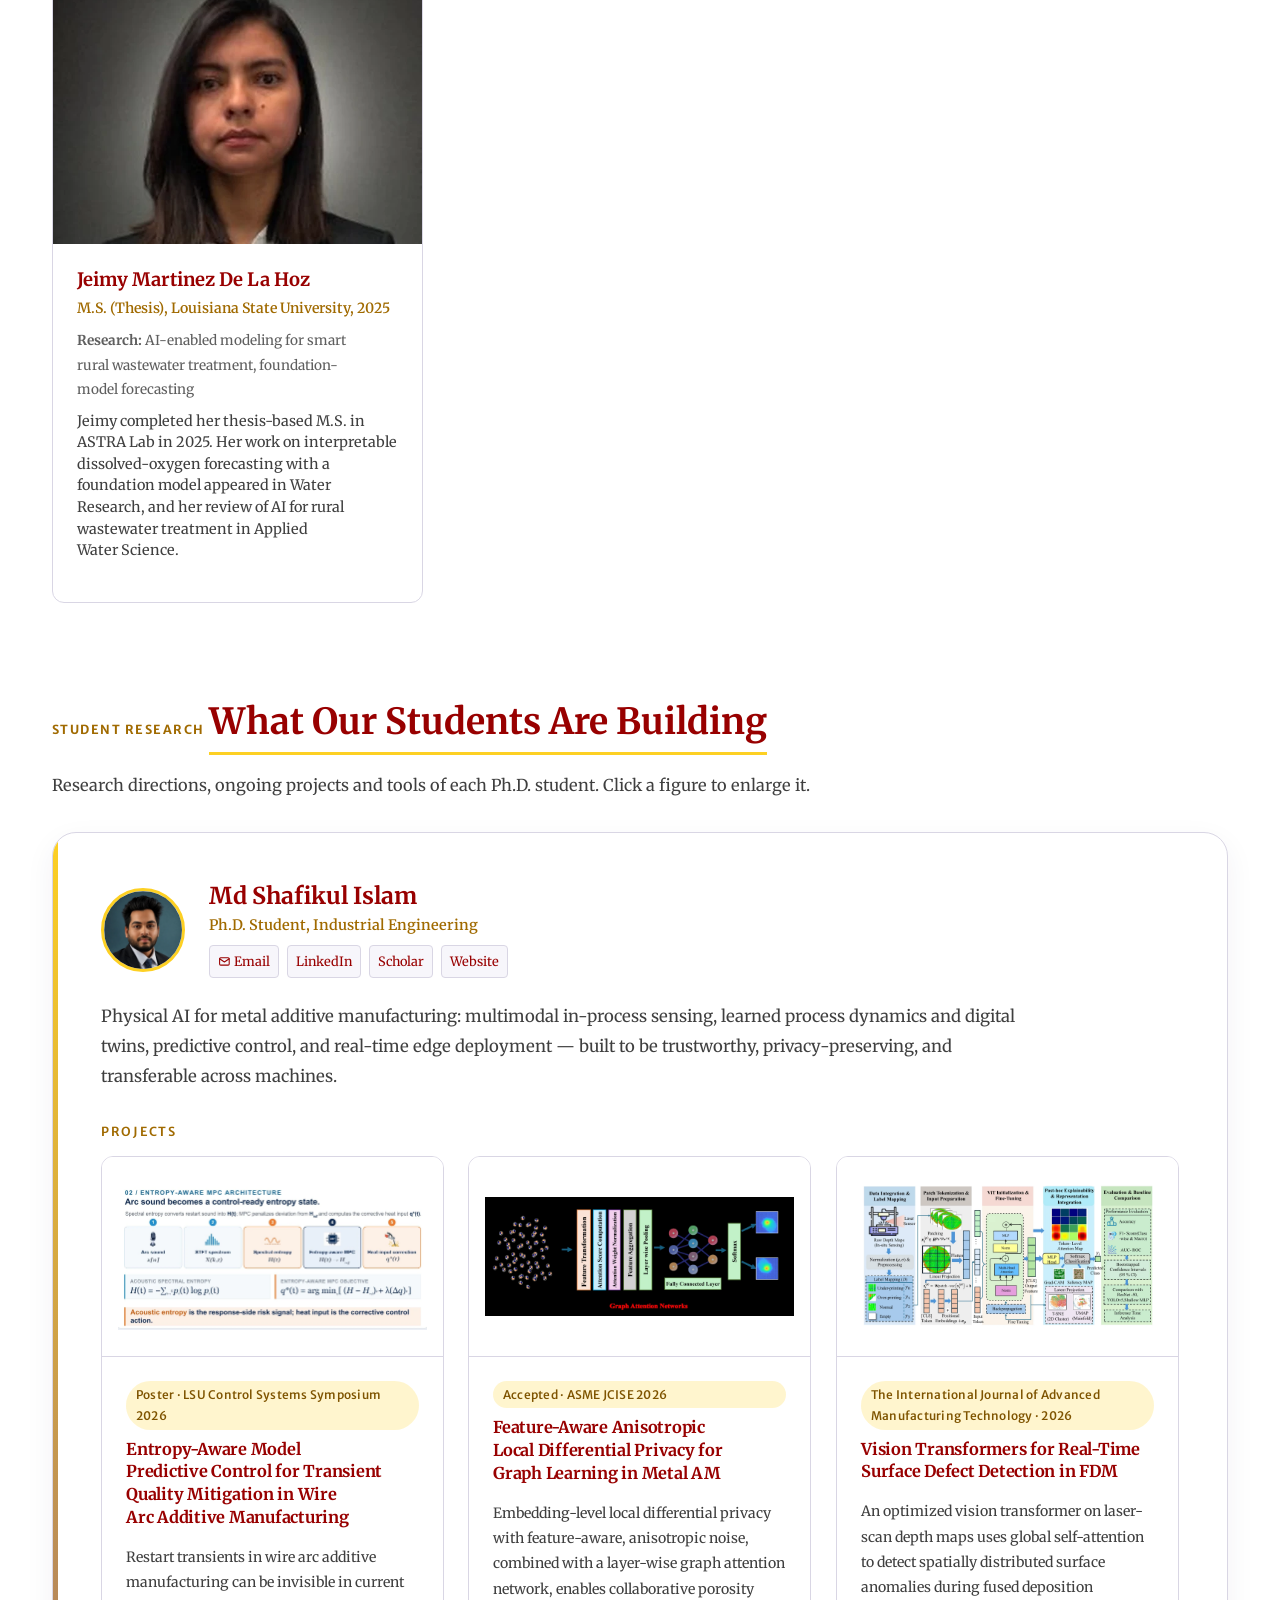
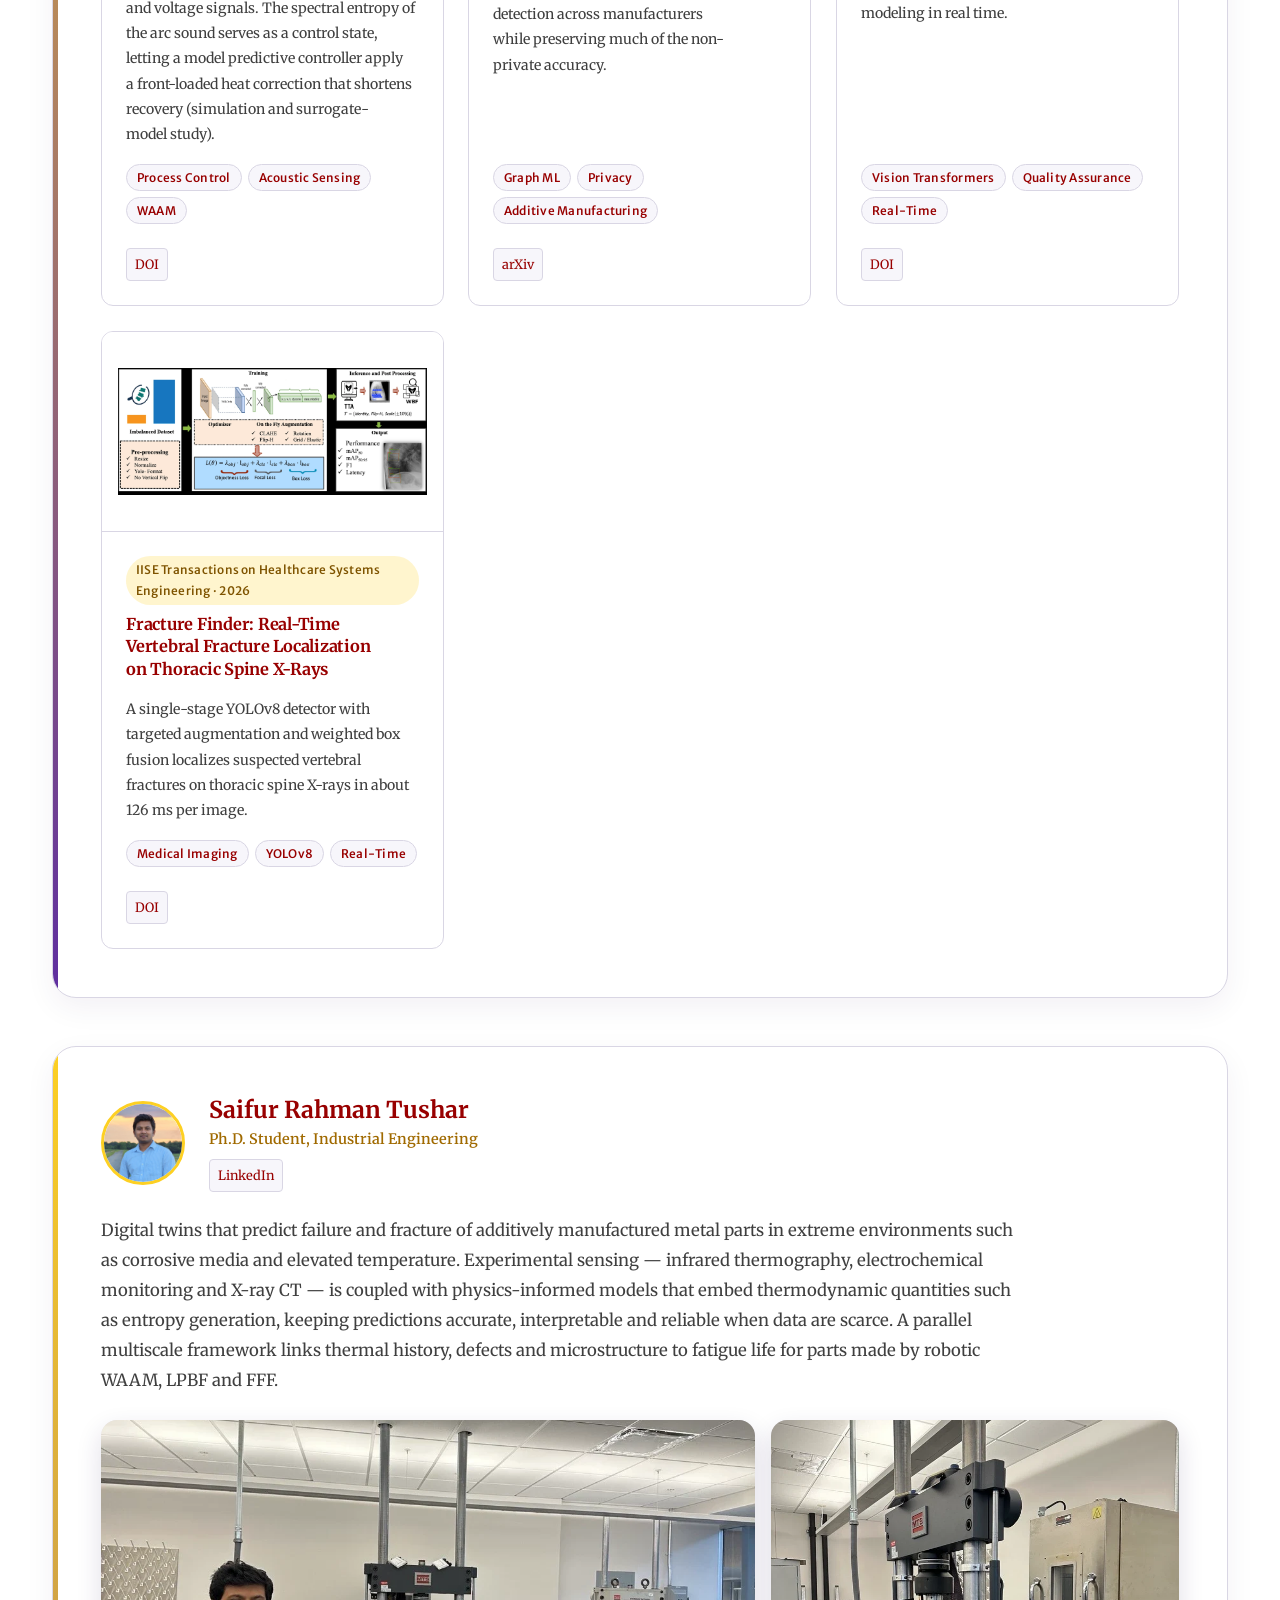
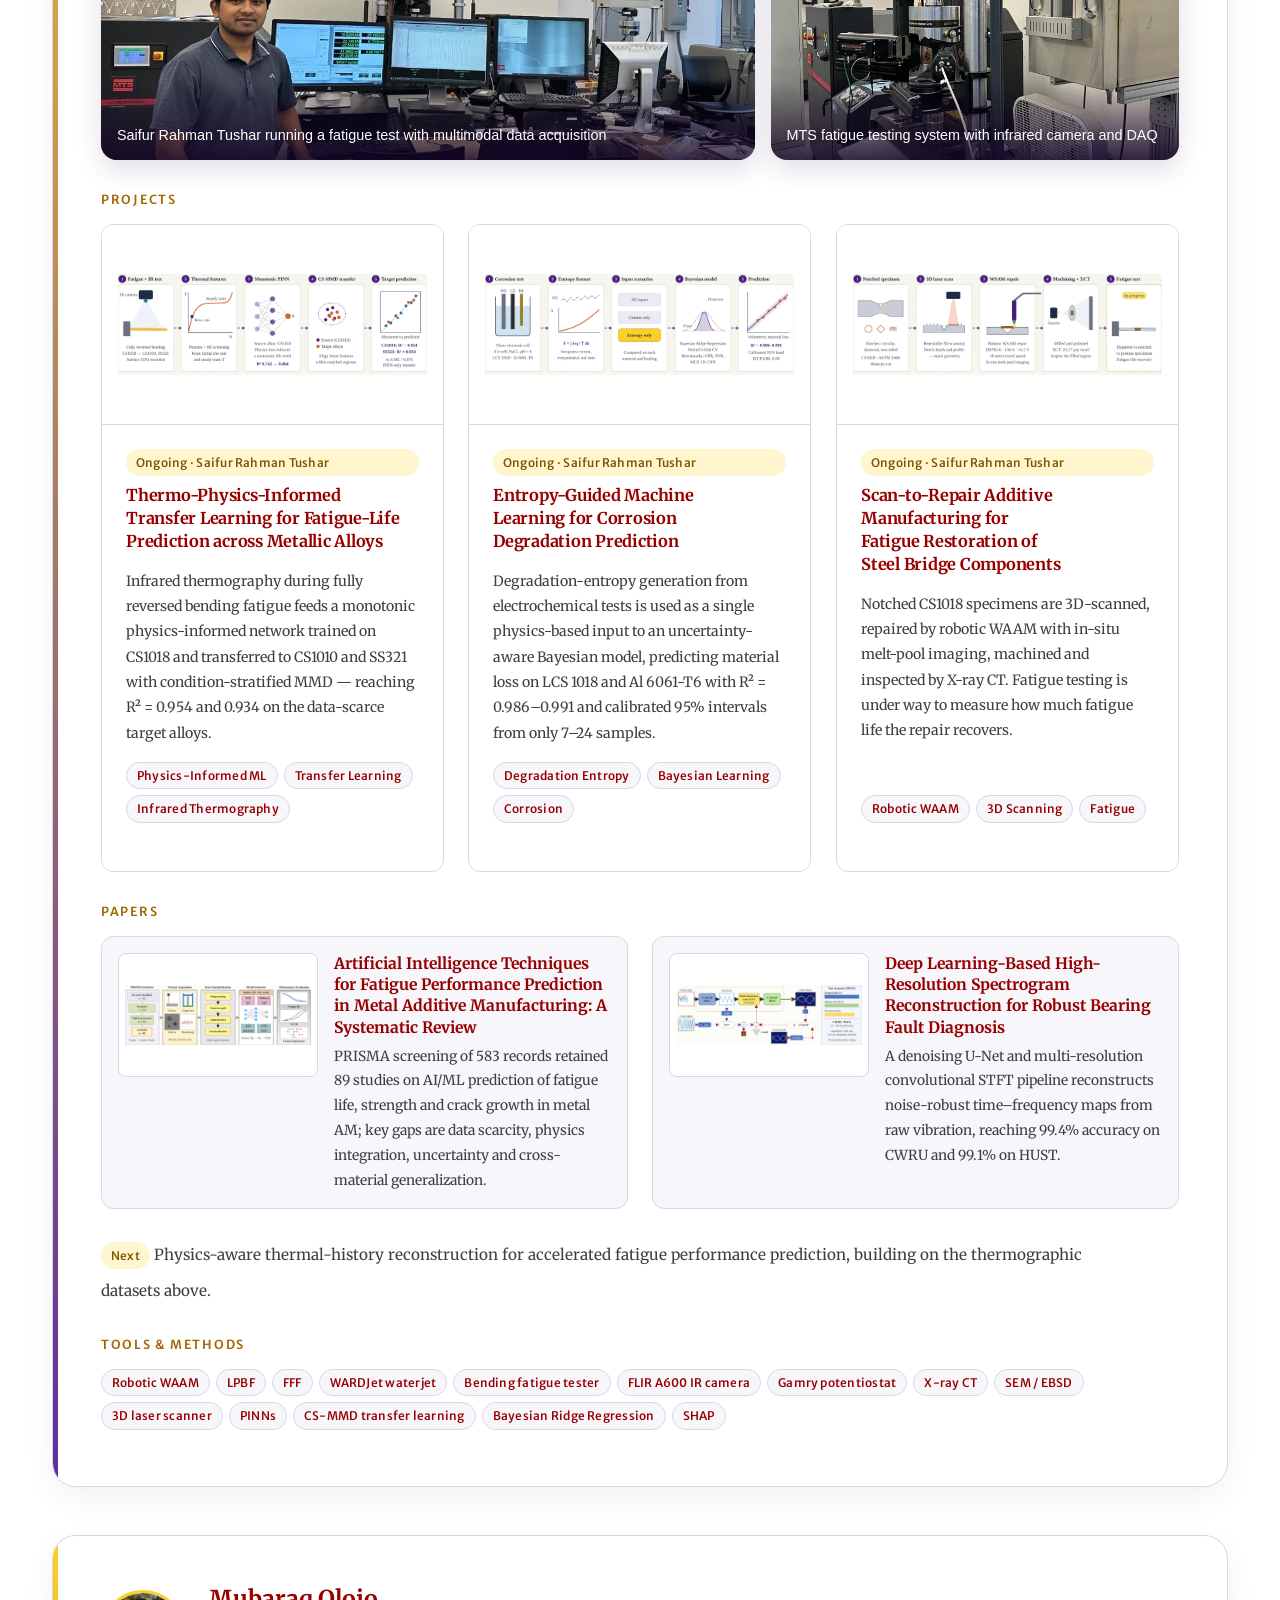
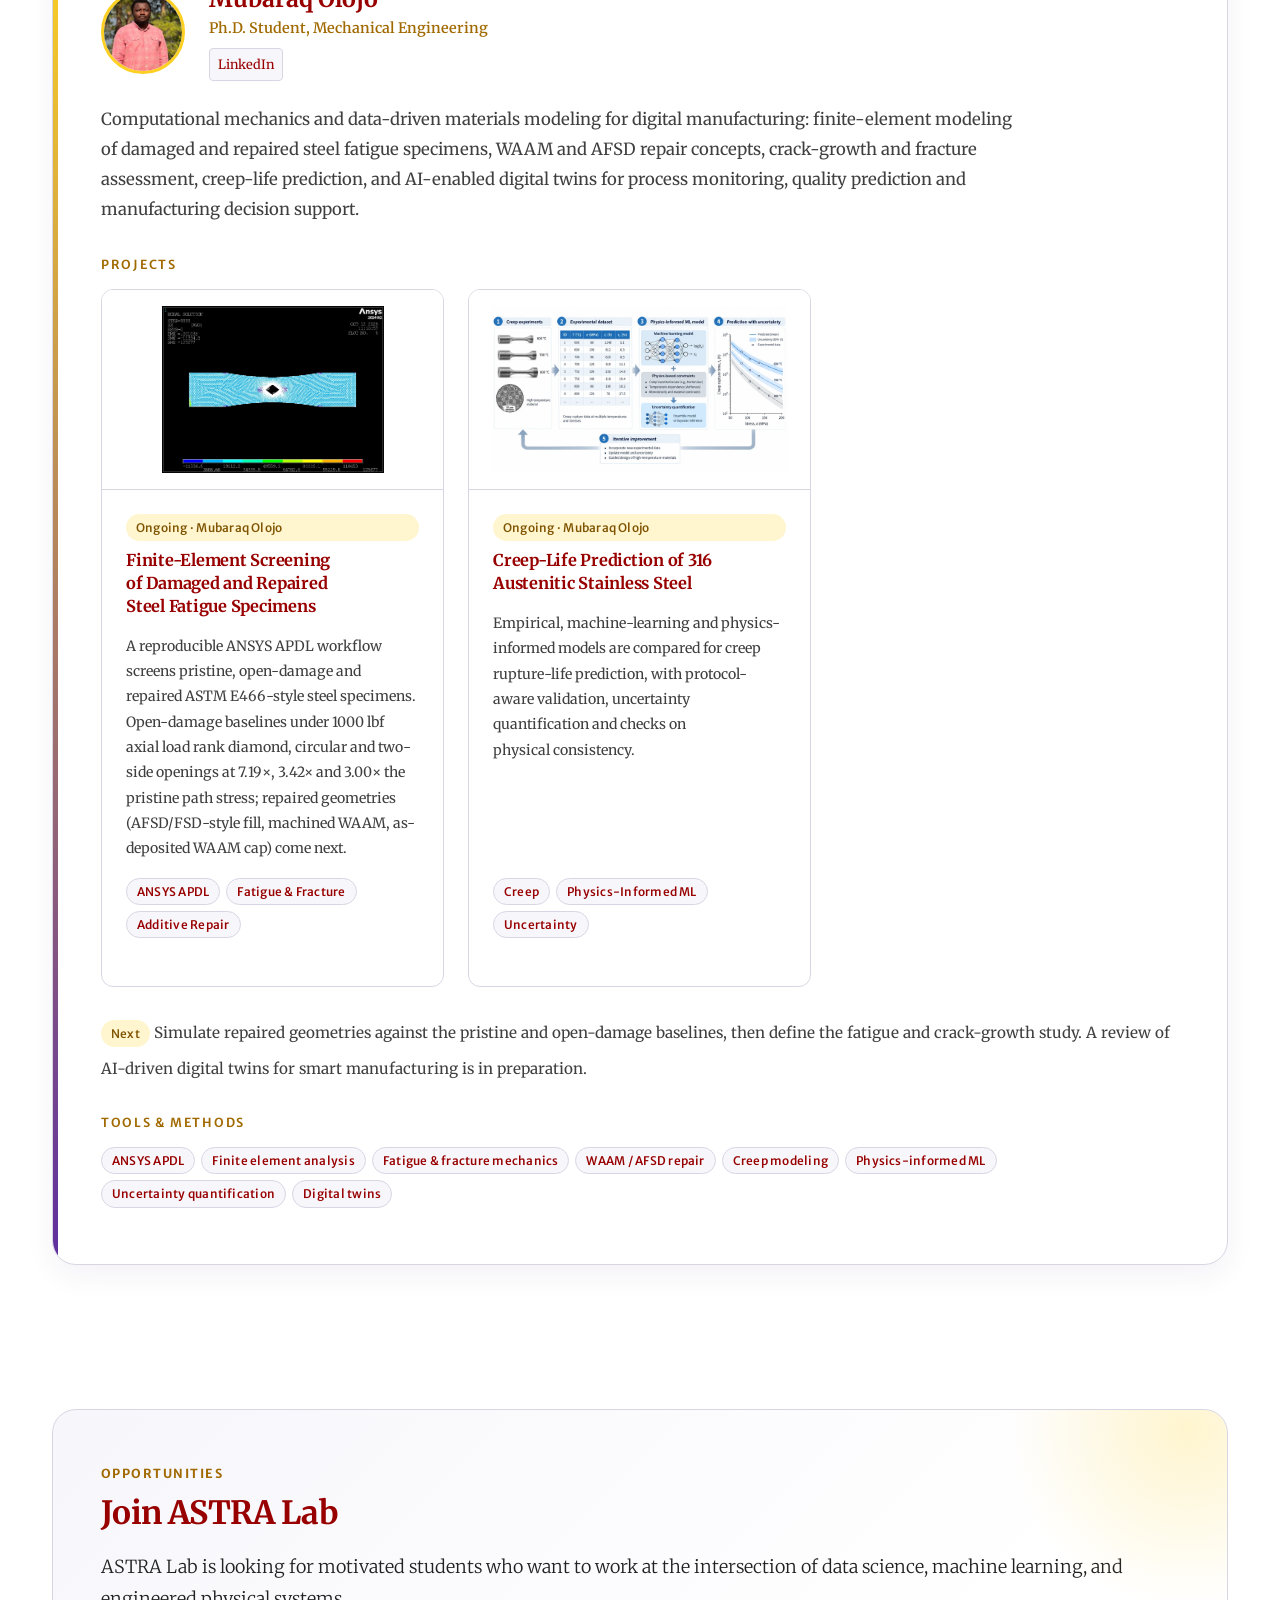
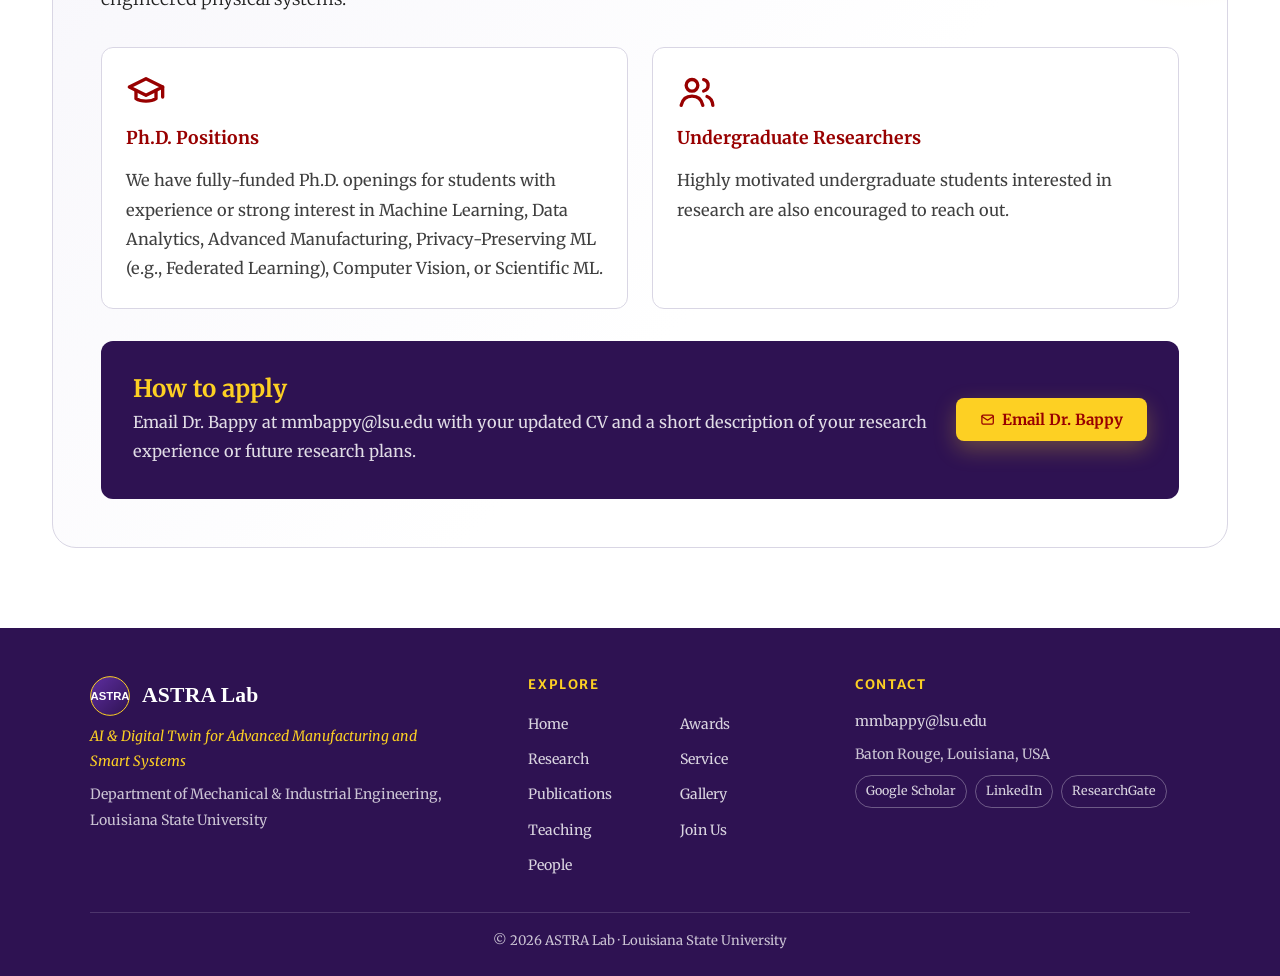
<file: team.html>
<!DOCTYPE html>
<html lang="en">
<head>
  <meta charset="UTF-8">
  <title>Moved — ASTRA Lab</title>
  <meta http-equiv="refresh" content="0; url=people.html">
  <link rel="canonical" href="people.html">
  <script>location.replace("people.html" + (location.hash && "people.html".indexOf("#") < 0 ? location.hash : ""));</script>
</head>
<body>
  <p>This page has moved to <a href="people.html">people.html</a>.</p>
</body>
</html>
</file>
<file: assets/css/styles.css>
/* =========================================================================
   ASTRA Lab — Research Lab Website Styles
   Theme: LSU-inspired (deep purple + gold)
   ========================================================================= */

:root {
  --primary:        #461D7C; /* LSU purple */
  --primary-light:  #5e2ea0;
  --primary-dark:   #2e1252;
  --heading:        #980000; /* dark red for headings & titles */
  --heading-dark:   #6e0000;
  --accent:         #a06a00; /* darker gold for accessible text/links */
  --accent-bright:  #FDD023; /* LSU gold (decorative only) */
  --accent-hover:   #7f5400;

  --text-primary:   #212121;
  --text-secondary: #3f3f3f;
  --text-light:     #5f5f5f;
  --bg-white:       #ffffff;
  --bg-light:       #f7f6fb;
  --bg-gray:        #ece9f4;
  --border-color:   #d9d6e4;
  --success:        #15803d;

  --font-main: 'Merriweather', Georgia, 'Times New Roman', serif;
  --font-display: 'Merriweather', Georgia, 'Times New Roman', serif;
  --font-title: 'Tinos', 'Times New Roman', Times, Georgia, serif;
  --font-mono: 'Merriweather Sans', 'Segoe UI', Arial, sans-serif; /* small labels */

  --space-xs: .25rem; --space-sm: .5rem; --space-md: 1rem; --space-lg: 1.5rem;
  --space-xl: 2rem;  --space-2xl: 3rem; --space-3xl: 4rem;

  --radius-sm: 4px; --radius-md: 8px; --radius-lg: 12px; --radius-xl: 16px;

  --shadow-sm: 0 1px 2px rgba(0,0,0,.05);
  --shadow-md: 0 4px 6px rgba(0,0,0,.1);
  --shadow-lg: 0 10px 15px rgba(0,0,0,.1);

  --transition-fast: 150ms ease;
  --transition-normal: 250ms ease;
}

*,*::before,*::after { box-sizing: border-box; margin: 0; padding: 0; }
html { scroll-behavior: smooth; font-size: 16px; }
body {
  font-family: var(--font-main);
  color: var(--text-primary);
  background: var(--bg-white);
  line-height: 1.6;
  min-height: 100vh;
}
a { color: var(--accent); text-decoration: none; transition: color var(--transition-fast); }
a:hover { color: var(--heading); text-decoration: underline; }
img { max-width: 100%; height: auto; display: block; }

h1,h2,h3,h4,h5,h6 { font-weight: 700; line-height: 1.3; margin-bottom: var(--space-md); color: var(--heading); }
h1 { font-size: 2.5rem; } h2 { font-size: 2rem; } h3 { font-size: 1.5rem; }
h4 { font-size: 1.25rem; } h5 { font-size: 1.125rem; } h6 { font-size: 1rem; }
p { margin-bottom: var(--space-md); color: var(--text-secondary); }

/* ---------- Layout ---------- */
main { display: block; }
.container { max-width: 1240px; margin: 0 auto; width: 100%; padding: var(--space-xl); }
.narrow { max-width: 820px; }
/* Anchored sections clear the sticky header when jumped to. */
section[id], article[id] { scroll-margin-top: 92px; }

.skip-link { position: absolute; left: -9999px; top: 10px; z-index: 300; background: #fff; color: var(--heading); padding: 8px 14px; border-radius: 6px; font-weight: 600; box-shadow: var(--shadow-md); }
.skip-link:focus { left: 12px; }

/* ---------- Site header ---------- */
.site-header {
  position: sticky; top: 0; z-index: 100; height: 72px;
  background: rgba(255,255,255,.96); -webkit-backdrop-filter: blur(10px); backdrop-filter: blur(10px);
  border-bottom: 1px solid var(--border-color);
  transition: background .3s ease, border-color .3s ease, box-shadow .3s ease;
}
/* Home page: floats transparently over the hero photo until scrolled. */
.site-header.is-overlay { position: fixed; left: 0; right: 0; background: transparent; border-color: transparent; -webkit-backdrop-filter: none; backdrop-filter: none; }
.site-header.is-solid, .site-header.is-overlay.is-solid, .site-header.menu-open {
  background: rgba(255,255,255,.97); border-color: var(--border-color); box-shadow: 0 4px 18px rgba(46,18,82,.08);
  -webkit-backdrop-filter: blur(10px); backdrop-filter: blur(10px);
}
.hdr-inner { max-width: 1320px; height: 100%; margin: 0 auto; padding: 0 var(--space-xl); display: flex; align-items: center; gap: var(--space-lg); }
.brand { display: flex; align-items: center; gap: 11px; color: var(--heading); flex: none; }
.brand:hover { text-decoration: none; color: var(--heading); }
.brand img { width: 44px; height: 44px; transition: transform .45s ease; }
.brand:hover img { transform: rotate(-10deg) scale(1.06); }
.brand-text strong { display: block; font-size: 1.12rem; line-height: 1.1; letter-spacing: .01em; }
.brand-text small { display: block; font-size: .72rem; font-weight: 500; color: var(--text-light); }

.hdr-nav { margin-left: auto; }
.hdr-nav ul { list-style: none; display: flex; align-items: center; gap: 2px; }
.hdr-nav a { position: relative; display: block; padding: 8px 12px; font-size: .92rem; font-weight: 500; color: var(--text-secondary); border-radius: 8px; transition: color var(--transition-fast); }
.hdr-nav a::after { content: ""; position: absolute; left: 12px; right: 12px; bottom: 2px; height: 2px; border-radius: 2px; background: var(--accent-bright); transform: scaleX(0); transform-origin: left; transition: transform var(--transition-normal); }
.hdr-nav a:hover { color: var(--heading); text-decoration: none; }
.hdr-nav a:hover::after, .hdr-nav a.active::after { transform: scaleX(1); }
.hdr-nav a.active { color: var(--heading); font-weight: 600; }
.nav-cta-li { margin-left: 10px; }
.hdr-nav a.nav-cta { background: var(--primary); color: #fff; padding: 9px 18px; border-radius: 99px; font-weight: 600; transition: all var(--transition-fast); }
.hdr-nav a.nav-cta::after { display: none; }
.hdr-nav a.nav-cta:hover { background: var(--accent-bright); color: var(--heading); transform: translateY(-1px); box-shadow: 0 6px 16px rgba(253,208,35,.35); }

.site-header.is-overlay:not(.is-solid):not(.menu-open) .brand { color: #fff; }
.site-header.is-overlay:not(.is-solid):not(.menu-open) .brand-text small { color: rgba(255,255,255,.75); }
.site-header.is-overlay:not(.is-solid):not(.menu-open) .hdr-nav a { color: rgba(255,255,255,.88); }
.site-header.is-overlay:not(.is-solid):not(.menu-open) .hdr-nav a:hover,
.site-header.is-overlay:not(.is-solid):not(.menu-open) .hdr-nav a.active { color: #fff; }
.site-header.is-overlay:not(.is-solid):not(.menu-open) .hdr-nav a.nav-cta { background: var(--accent-bright); color: var(--heading); }
.site-header.is-overlay:not(.is-solid):not(.menu-open) .nav-toggle span { background: #fff; }

.nav-toggle { display: none; position: relative; margin-left: auto; width: 44px; height: 44px; border: 0; background: transparent; cursor: pointer; border-radius: 10px; }
.nav-toggle:focus-visible { outline: 3px solid var(--accent-bright); }
.nav-toggle span { position: absolute; left: 11px; right: 11px; height: 2px; border-radius: 2px; background: var(--primary); transition: transform .25s ease, opacity .2s ease; }
.nav-toggle span:nth-child(1) { top: 15px; } .nav-toggle span:nth-child(2) { top: 21px; } .nav-toggle span:nth-child(3) { top: 27px; }
.menu-open .nav-toggle span:nth-child(1) { transform: translateY(6px) rotate(45deg); }
.menu-open .nav-toggle span:nth-child(2) { opacity: 0; }
.menu-open .nav-toggle span:nth-child(3) { transform: translateY(-6px) rotate(-45deg); }
@keyframes menuIn { from { opacity: 0; transform: translateY(-8px); } to { opacity: 1; transform: none; } }

/* ---------- Page header ---------- */
.page-header {
  position: relative;
  overflow: hidden;
  background: linear-gradient(120deg, var(--primary-dark) 0%, var(--primary) 45%, var(--primary-light) 100%);
  background-size: 200% 200%;
  animation: headerShift 18s ease infinite;
  color: #fff; padding: var(--space-3xl) var(--space-xl); text-align: center;
}
/* subtle gold glow accents floating in the header */
.page-header::before,
.page-header::after {
  content: ""; position: absolute; border-radius: 50%;
  background: radial-gradient(circle, rgba(253,208,35,.22), transparent 70%);
  pointer-events: none;
}
.page-header::before { width: 320px; height: 320px; top: -120px; right: -60px; animation: floaty 12s ease-in-out infinite; }
.page-header::after  { width: 240px; height: 240px; bottom: -110px; left: -40px; animation: floaty 15s ease-in-out infinite reverse; }
.page-header h1, .page-header p { position: relative; z-index: 1; }
.page-header h1 { color: #fff; margin-bottom: var(--space-sm); animation: fadeUp .7s ease both; }
.page-header p { color: rgba(255,255,255,.9); font-size: 1.1rem; max-width: 680px; margin: 0 auto; animation: fadeUp .7s ease .12s both; }

@keyframes headerShift { 0%,100% { background-position: 0% 50%; } 50% { background-position: 100% 50%; } }
@keyframes floaty { 0%,100% { transform: translateY(0); } 50% { transform: translateY(22px); } }
@keyframes fadeUp { from { opacity: 0; transform: translateY(14px); } to { opacity: 1; transform: translateY(0); } }

/* ---------- Scroll reveal ---------- */
.reveal { opacity: 0; transform: translateY(22px); transition: opacity .6s ease, transform .6s ease; will-change: opacity, transform; }
.reveal.is-visible { opacity: 1; transform: none; }

@media (prefers-reduced-motion: reduce) {
  .page-header { animation: none; }
  .page-header::before, .page-header::after { animation: none; }
  .page-header h1, .page-header p { animation: none; }
  .reveal { opacity: 1; transform: none; transition: none; }
}

/* ---------- Sections ---------- */
.section { padding: var(--space-2xl) 0; }
.section-title {
  font-size: 1.75rem; color: var(--heading);
  margin-bottom: var(--space-xl); padding-bottom: var(--space-sm);
  border-bottom: 3px solid var(--accent-bright); display: inline-block;
}
.about-grid { display: grid; grid-template-columns: 1fr 360px; gap: 2rem; align-items: start; }
.about-grid img { width: 100%; border-radius: 12px; box-shadow: var(--shadow-lg); }

/* ---------- News ---------- */
.news-list { list-style: none; }
.news-item { padding: var(--space-md) 0; border-bottom: 1px solid var(--border-color); }
.news-item:last-child { border-bottom: none; }
.news-date { font-weight: 700; color: var(--heading); margin-right: var(--space-sm); }
.news-text { color: var(--text-secondary); }

/* ---------- Cards (research) ---------- */
.card-grid { display: grid; grid-template-columns: repeat(auto-fill, minmax(320px,1fr)); gap: var(--space-xl); }
.card { background: var(--bg-white); border: 1px solid var(--border-color); border-radius: var(--radius-lg); overflow: hidden; transition: all var(--transition-normal); display: flex; flex-direction: column; }
.card:hover { box-shadow: var(--shadow-lg); transform: translateY(-4px); }
.card-image { width: 100%; height: 190px; object-fit: cover; background: var(--bg-gray); }
.card-body { padding: var(--space-lg); display: flex; flex-direction: column; flex: 1; }
.card-title { font-size: 1.15rem; margin-bottom: var(--space-sm); color: var(--heading); }
.card-text { font-size: .9rem; color: var(--text-secondary); }
.card-specs { font-size: .78rem; color: var(--text-light); margin-top: auto; padding-top: var(--space-sm); border-top: 1px dashed var(--border-color); font-weight: 500; }
.card-links { display: flex; gap: var(--space-sm); margin-top: var(--space-md); flex-wrap: wrap; }

/* ---------- Team ---------- */
.team-grid { display: grid; grid-template-columns: repeat(auto-fill, minmax(300px,1fr)); gap: var(--space-xl); }
.team-card { background: var(--bg-white); border: 1px solid var(--border-color); border-radius: var(--radius-lg); overflow: hidden; transition: all var(--transition-normal); }
.team-card:hover { box-shadow: var(--shadow-lg); transform: translateY(-4px); }
.team-card-image { width: 100%; height: 300px; object-fit: cover; object-position: center top; background: var(--bg-gray); }
.team-card-content { padding: var(--space-lg); }
.team-card-name { font-size: 1.15rem; color: var(--heading); margin-bottom: var(--space-xs); }
.team-card-position { font-size: .88rem; color: var(--accent); font-weight: 600; margin-bottom: var(--space-sm); }
.team-card-interests { font-size: .85rem; color: var(--text-light); margin-bottom: var(--space-sm); }
.team-card-bio { font-size: .9rem; color: var(--text-secondary); line-height: 1.5; }
.team-card-links { display: flex; gap: var(--space-sm); margin-top: var(--space-md); flex-wrap: wrap; }
.team-card-links a, .card-links a { font-size: .8rem; padding: var(--space-xs) var(--space-sm); background: var(--bg-light); border: 1px solid var(--border-color); border-radius: var(--radius-sm); color: var(--heading); }
.team-card-links a:hover, .card-links a:hover { background: var(--primary); color: #fff; text-decoration: none; border-color: var(--primary); }

/* Director featured card */
.director-card {
  display: grid; grid-template-columns: 280px 1fr; gap: var(--space-xl);
  background: linear-gradient(135deg, var(--bg-light) 0%, var(--bg-white) 100%);
  border: 2px solid var(--primary); border-radius: var(--radius-xl);
  padding: var(--space-xl); margin-bottom: var(--space-2xl);
}
.director-card .team-card-image { height: 320px; border-radius: var(--radius-lg); }

/* ---------- Publications ---------- */
.publication-category { margin-bottom: var(--space-2xl); }
.publication-category h3 { color: var(--heading); border-left: 4px solid var(--accent-bright); padding-left: var(--space-md); margin-bottom: var(--space-lg); }
.publication-list { list-style: none; }
.publication-item { padding: var(--space-md) 0; border-bottom: 1px solid var(--border-color); }
.publication-item:last-child { border-bottom: none; }
.publication-text { color: var(--text-secondary); line-height: 1.6; margin-bottom: var(--space-xs); }
.publication-text .pub-title { color: var(--text-primary); font-weight: 600; }
.publication-link { font-size: .9rem; font-weight: 500; }

/* ---------- Awards ---------- */
.award-card { background: var(--bg-light); border-left: 4px solid var(--accent-bright); border-radius: var(--radius-md); padding: var(--space-lg); margin-bottom: var(--space-md); }
.award-card h4 { color: var(--heading); margin-bottom: var(--space-xs); }
.award-meta { font-size: .9rem; color: var(--text-light); margin: 0; }

/* ---------- Join ---------- */
.join-section { margin-bottom: var(--space-xl); }
.join-section h2 { color: var(--heading); font-size: 1.3rem; margin-bottom: var(--space-sm); }
.highlight-box { background: linear-gradient(135deg, var(--bg-light) 0%, var(--bg-gray) 100%); border-left: 4px solid var(--accent-bright); padding: var(--space-lg); border-radius: var(--radius-md); margin: var(--space-lg) 0; }

/* ---------- Buttons ---------- */
.btn { display: inline-block; padding: var(--space-sm) var(--space-lg); font-size: .95rem; font-weight: 600; border-radius: var(--radius-md); text-align: center; cursor: pointer; transition: all var(--transition-fast); border: none; }
.btn-primary { background: var(--primary); color: #fff; box-shadow: var(--shadow-sm); }
.btn-primary:hover { background: var(--primary-dark); color: #fff; text-decoration: none; transform: translateY(-2px); }
.btn-outline { background: transparent; border: 2px solid var(--primary); color: var(--heading); }
.btn-outline:hover { background: var(--primary); color: #fff; text-decoration: none; }

/* ---------- Footer ---------- */
.footer { background: var(--primary-dark); color: #fff; padding: var(--space-xl); text-align: center; margin-top: auto; }
.footer p { color: rgba(255,255,255,.75); margin: 0; }
.footer a { color: var(--accent-bright); }

/* ---------- Utilities ---------- */
.text-center { text-align: center; }
.mt-1 { margin-top: var(--space-md); } .mt-2 { margin-top: var(--space-xl); }
.mb-2 { margin-bottom: var(--space-xl); }
.muted { color: var(--text-light); font-size: .9rem; }

/* =========================================================================
   Home showcase — rotating animated panels
   Each panel is inline SVG line art; only the active one is visible and
   animating. Panels advance on a timer (see render.js) or via the dots.
   ========================================================================= */
.showcase {
  /* Light "lab notebook" panel that sits naturally between the white
     sections: an off-white wash with a faint dot grid. */
  background:
    radial-gradient(rgba(70,29,124,.07) 1px, transparent 1.2px) 0 0 / 22px 22px,
    linear-gradient(180deg, #fbfaff 0%, var(--bg-light) 100%);
  /* Extra bottom padding leaves room for the dots' hover tooltips. */
  padding: var(--space-xl) var(--space-lg) 3.25rem;
  border-top: 1px solid var(--border-color);
  border-bottom: 1px solid var(--border-color);
}
.showcase-inner { max-width: 820px; margin: 0 auto; }

.showcase-stage { position: relative; height: 270px; }
.scene {
  position: absolute; inset: 0;
  opacity: 0; transform: scale(.97);
  transition: opacity .7s ease, transform .7s ease;
  pointer-events: none;
}
.scene.is-active { opacity: 1; transform: none; }
.scene svg { width: 100%; height: 100%; overflow: visible; }

/* --- shared line-art vocabulary --- */
.sc-ln   { fill: none; stroke: rgba(255,255,255,.85); stroke-width: 2.4; stroke-linecap: round; stroke-linejoin: round; }
.sc-dim  { fill: none; stroke: rgba(255,255,255,.34); stroke-width: 2; stroke-linecap: round; stroke-dasharray: 6 7; }
.sc-gold { fill: none; stroke: var(--accent-bright); stroke-width: 2.6; stroke-linecap: round; stroke-linejoin: round; }
.sc-fill { fill: rgba(255,255,255,.14); stroke: rgba(255,255,255,.7); stroke-width: 2; }
.sc-gfill{ fill: var(--accent-bright); stroke: none; }
.sc-roll { fill: none; stroke: rgba(255,255,255,.4); stroke-width: 2; }
.sc-wfill{ fill: rgba(255,255,255,.9); stroke: none; }

/* --- caption + dots --- */
.showcase-caption { text-align: center; margin-top: var(--space-md); min-height: 74px; }
.showcase-caption h3 { color: var(--heading); font-size: 1.2rem; margin-bottom: 4px; letter-spacing: .02em; }
.showcase-caption p  { color: var(--text-secondary); margin: 0; font-size: .97rem; }
.showcase-caption.is-swapping { opacity: 0; }
.showcase-caption { transition: opacity .3s ease; }

.showcase-dots { display: flex; justify-content: center; gap: 10px; margin-top: var(--space-md); }
.showcase-dots button {
  width: 34px; height: 5px; padding: 0; border: none; border-radius: 99px; cursor: pointer;
  background: rgba(70,29,124,.18); transition: background var(--transition-fast), transform var(--transition-fast);
}
.showcase-dots button:hover { background: rgba(70,29,124,.4); transform: scaleY(1.6); }
.showcase-dots button[aria-selected="true"] { background: var(--primary); }
.showcase-dots button:focus-visible { outline: 2px solid var(--primary); outline-offset: 3px; }

/* --- showcase scene parts (drawn and animated by assets/js/showcase.js) --- */
.sp-body   { fill: rgba(70,29,124,.06); stroke: rgba(70,29,124,.35); stroke-width: 1.2; }
.sp-body2  { fill: rgba(70,29,124,.12); stroke: rgba(70,29,124,.5); stroke-width: 1.2; }
.sp-bed    { fill: rgba(70,29,124,.22); }
.sp-car    { fill: #ffffff; stroke: var(--primary); stroke-width: 1.6; }
.sp-vent   { fill: rgba(70,29,124,.22); }
.sp-nozzle { fill: var(--primary); }
.sp-lens   { fill: var(--primary-dark); stroke: var(--primary); stroke-width: 1.6; }
.sp-screw  { stroke: rgba(70,29,124,.28); stroke-width: 2; stroke-dasharray: 2 3; }
.sp-sight  { stroke: #e3a400; stroke-width: 1.3; stroke-dasharray: 4 5; }
.sp-panel  { fill: rgba(255,255,255,.85); stroke: rgba(70,29,124,.2); stroke-width: 1.2; filter: drop-shadow(0 4px 10px rgba(70,29,124,.08)); }
.sp-wire   { fill: none; stroke: #e3a400; stroke-width: 1.4; stroke-dasharray: 5 4; }
.sp-dim    { fill: none; stroke: rgba(70,29,124,.25); stroke-width: 1.4; stroke-dasharray: 4 6; }
.sp-fin    { stroke: rgba(70,29,124,.3); stroke-width: 2; stroke-linecap: round; }
.sp-limit  { stroke: rgba(229,72,77,.5); stroke-width: 1; stroke-dasharray: 3 3; }
.sp-leg    { stroke: rgba(70,29,124,.3); stroke-width: 4; stroke-linecap: round; }
.sp-edge   { stroke: var(--primary); stroke-width: 1.1; stroke-opacity: .08; }
.sp-link   { stroke: var(--primary); stroke-linecap: round; fill: none; }
.sp-link-in{ stroke: rgba(255,255,255,.4); stroke-width: 3; stroke-linecap: round; }
.sp-joint  { fill: #ffffff; stroke: var(--primary); stroke-width: 2; }
.sp-lbl    { font: 600 9.5px/1 Inter, system-ui, -apple-system, "Segoe UI", sans-serif; letter-spacing: .16em; fill: rgba(70,29,124,.6); }
.sp-val    { font: 700 15px/1 Inter, system-ui, -apple-system, "Segoe UI", sans-serif; fill: var(--heading); font-variant-numeric: tabular-nums; }
.sp-small  { font: 600 10px/1 Inter, system-ui, -apple-system, "Segoe UI", sans-serif; fill: var(--primary); letter-spacing: .06em; font-variant-numeric: tabular-nums; }
.sp-tiny   { font: 700 8.5px/1 Inter, system-ui, -apple-system, "Segoe UI", sans-serif; fill: var(--primary-dark); letter-spacing: .12em; font-variant-numeric: tabular-nums; }

@media (prefers-reduced-motion: reduce) {
  /* Hold a single, still panel — no motion, no auto-advance (see render.js). */
  .scene * { animation: none !important; }
  .scene { transition: none; }
  .showcase-caption { transition: none; }
}

@media (max-width: 768px) {
  .showcase { padding: var(--space-lg) var(--space-md) 3rem; }
  .showcase-stage { height: 190px; }
  .sp-lbl { font-size: 12.5px; }      /* the SVG scales down ~45% on phones */
  .sp-val { font-size: 19px; }
  .showcase-caption { min-height: 92px; }
}

/* =========================================================================
   Interactive polish — hover / focus states
   One consistent vocabulary across every page: things lift slightly, gain a
   gold accent, and reveal a little more detail under the cursor. Everything
   here is decorative; it is all switched off under prefers-reduced-motion
   at the end of this block.
   ========================================================================= */

/* ---- cards: existing lift, plus image zoom and a warming title ---- */
.card-image, .team-card-image { transition: transform 450ms ease; }
.card:hover .card-image, .team-card:hover .team-card-image { transform: scale(1.06); }
.card:hover, .team-card:hover { border-color: var(--accent-bright); }
.card:hover .card-title, .team-card:hover .team-card-name { color: var(--heading); }
.director-card { transition: box-shadow var(--transition-normal); }
.director-card:hover { box-shadow: var(--shadow-lg); }

/* ---- news + publication rows: gold marker slides out of the left edge ---- */
.news-item, .publication-item {
  position: relative; padding-left: 0;
  transition: padding-left var(--transition-normal), background var(--transition-normal);
}
.news-item::before, .publication-item::before {
  content: ""; position: absolute; left: 0; top: 50%; width: 3px; height: 0;
  background: var(--accent-bright); border-radius: 2px;
  transform: translateY(-50%); transition: height var(--transition-normal);
}
.news-item:hover, .publication-item:hover { padding-left: var(--space-md); background: var(--bg-light); }
.news-item:hover::before, .publication-item:hover::before { height: 70%; }

/* ---- award cards: lift and thicken the accent rule ---- */
.award-card { transition: all var(--transition-normal); }
.award-card:hover {
  transform: translateX(4px);
  border-left-width: 7px;
  background: var(--bg-gray);
  box-shadow: var(--shadow-md);
}

/* ---- buttons ---- */
.btn-primary:hover { box-shadow: var(--shadow-md); }
.btn-outline:hover { transform: translateY(-2px); box-shadow: var(--shadow-sm); }
.team-card-links a, .card-links a { transition: all var(--transition-fast); }
.team-card-links a:hover, .card-links a:hover { transform: translateY(-1px); box-shadow: var(--shadow-sm); }

/* ---- showcase dots: grow, glow, and name their panel ---- */
.showcase-dots button { position: relative; }
.showcase-dots button:hover { background: rgba(70,29,124,.45); transform: scaleY(1.8) scaleX(1.06); }
.showcase-dots button[aria-selected="true"]:hover { background: var(--primary); }
.showcase-dots button::after {
  content: attr(data-label);
  /* Below the dots: above them it would cover the caption mid-sentence. */
  position: absolute; top: calc(100% + 11px); left: 50%;
  transform: translateX(-50%) translateY(-5px);
  background: rgba(20,8,38,.92); color: #fff; font-size: .72rem; font-weight: 600;
  letter-spacing: .01em; padding: 5px 10px; border-radius: var(--radius-sm);
  white-space: nowrap; opacity: 0; pointer-events: none;
  transition: opacity var(--transition-normal), transform var(--transition-normal);
}
.showcase-dots button:hover::after,
.showcase-dots button:focus-visible::after { opacity: 1; transform: translateX(-50%) translateY(0); }

@media (prefers-reduced-motion: reduce) {
  .hdr-nav a::after { transition: none; }
  .award-card:hover, .btn-outline:hover, .team-card-links a:hover, .card-links a:hover,
  .showcase-dots button:hover { transform: none; }
  .card:hover .card-image, .team-card:hover .team-card-image { transform: none; }
  .card-image, .team-card-image, .news-item, .publication-item,
  .award-card, .showcase-dots button::after { transition: none; }
}

/* =========================================================================
   Shared content components
   ========================================================================= */
.ico { width: 1em; height: 1em; flex: none; vertical-align: -.125em; }
.lead { font-size: 1.1rem; color: var(--text-primary); }
.eyebrow { display: inline-block; font-size: .78rem; font-weight: 700; letter-spacing: .08em; text-transform: uppercase; color: var(--accent); margin-bottom: var(--space-sm); }
.section-head { display: flex; align-items: flex-end; justify-content: space-between; gap: var(--space-md); flex-wrap: wrap; margin-bottom: var(--space-xl); }
.section-head .eyebrow { display: block; }
.section-head .section-title { margin-bottom: 0; }
.section-head .more-link { padding-bottom: var(--space-sm); }
.more-link { font-weight: 600; white-space: nowrap; }
.section-intro { margin-top: calc(-1 * var(--space-md)); margin-bottom: var(--space-xl); max-width: 760px; }
.sub-title { font-size: 1.05rem; color: var(--heading); margin: var(--space-lg) 0 var(--space-sm); }

.btn-row { display: flex; flex-wrap: wrap; gap: var(--space-sm); margin-top: var(--space-lg); }
.btn-row.center { justify-content: center; margin: var(--space-xl) 0; }
.btn { display: inline-flex; align-items: center; gap: .45em; text-decoration: none; }
.btn .ico { transition: transform var(--transition-fast); }
.btn:hover .ico { transform: translateX(3px); }
.btn-light { background: #fff; color: var(--heading); }
.btn-light:hover { background: var(--accent-bright); color: var(--heading); text-decoration: none; transform: translateY(-2px); }
.btn-ghost { background: transparent; color: #fff; border: 1.5px solid rgba(255,255,255,.55); }
.btn-ghost:hover { background: rgba(255,255,255,.14); border-color: var(--accent-bright); color: #fff; text-decoration: none; transform: translateY(-2px); }

.badge { display: inline-block; font-size: .74rem; font-weight: 600; color: var(--heading); background: var(--bg-gray); border-radius: 99px; padding: 3px 10px; margin-bottom: var(--space-sm); }
.badge-gold { background: rgba(253,208,35,.22); color: var(--accent-hover); }
.tag-row { display: flex; flex-wrap: wrap; gap: 6px; margin: 0 0 var(--space-sm); }
.tag { font-size: .74rem; font-weight: 500; color: var(--heading); background: var(--bg-light); border: 1px solid var(--border-color); border-radius: 99px; padding: 2px 10px; }
.tag-lg { font-size: .85rem; padding: 5px 13px; }

/* ---- stats band (home) ---- */
.stats-band { background: var(--bg-light); border-bottom: 1px solid var(--border-color); padding: var(--space-xl) var(--space-lg); }
.stats { max-width: 1100px; margin: 0 auto; display: grid; grid-template-columns: repeat(4, 1fr); gap: var(--space-lg); }
.stat { text-align: center; padding: var(--space-sm); }
.stat-num { display: block; font-size: 2.6rem; font-weight: 700; line-height: 1.1; color: var(--heading); font-variant-numeric: tabular-nums; }
.stat-num::after { content: ""; display: block; width: 34px; height: 3px; margin: 8px auto 6px; background: var(--accent-bright); border-radius: 2px; }
.stat-label { font-size: .88rem; color: var(--text-secondary); font-weight: 500; }

/* ---- about (home) ---- */
.about-grid { grid-template-columns: 1fr 400px; gap: var(--space-2xl); align-items: center; }
.about-photo { margin: 0; position: relative; isolation: isolate; }
.about-frame { display: block; position: relative; isolation: isolate; }
.about-photo img { width: 100%; aspect-ratio: 4 / 5; object-fit: cover; border-radius: var(--radius-xl); box-shadow: var(--shadow-lg); }
.about-frame::before { content: ""; position: absolute; inset: 18px -18px -18px 18px; border: 3px solid var(--accent-bright); border-radius: var(--radius-xl); z-index: -1; }
.about-photo figcaption { font-size: .8rem; color: var(--text-light); margin-top: calc(var(--space-md) + 18px); text-align: center; }

/* ---- home hero: full-screen photos with a slow zoom ---- */
.hero { position: relative; isolation: isolate; min-height: 100vh; min-height: 100svh; display: flex; align-items: center; overflow: hidden; color: #fff; background: var(--primary-dark); }
.hero-slides { position: absolute; inset: 0; z-index: -3; }
.hero-slide { position: absolute; inset: 0; width: 100%; height: 100%; object-fit: cover; opacity: 0; transform: scale(1.04); transition: opacity 1.4s ease; }
.hero-slide.is-active { opacity: 1; animation: kenBurns 9s ease-out both; }
@keyframes kenBurns { from { transform: scale(1.04); } to { transform: scale(1.14) translate(-1%, -1%); } }
.hero-shade { position: absolute; inset: 0; z-index: -2;
  background: linear-gradient(180deg, rgba(20,6,40,.7) 0%, transparent 22%),
              linear-gradient(100deg, rgba(26,8,48,.93) 0%, rgba(46,18,82,.8) 40%, rgba(46,18,82,.38) 72%, rgba(46,18,82,.22) 100%),
              linear-gradient(0deg, rgba(20,6,40,.65), transparent 38%); }
.hero-grid { position: absolute; inset: 0; z-index: -1; pointer-events: none;
  background-image: linear-gradient(rgba(253,208,35,.08) 1px, transparent 1px), linear-gradient(90deg, rgba(253,208,35,.08) 1px, transparent 1px);
  background-size: 56px 56px; animation: gridDrift 30s linear infinite;
  -webkit-mask-image: radial-gradient(ellipse at 22% 50%, #000, transparent 62%); mask-image: radial-gradient(ellipse at 22% 50%, #000, transparent 62%); }
@keyframes gridDrift { to { background-position: 56px 56px; } }
.hero-inner { width: 100%; max-width: 1320px; margin: 0 auto; padding: 150px var(--space-xl) 190px; }
.hero-eyebrow { display: inline-flex; align-items: center; gap: 12px; font-size: .8rem; font-weight: 600; letter-spacing: .12em; text-transform: uppercase; color: var(--accent-bright); margin-bottom: var(--space-lg); animation: fadeUp .8s ease both; }
.hero-eyebrow::before { content: ""; width: 36px; height: 2px; background: var(--accent-bright); }
.hero-title { font-size: clamp(3.2rem, 8.5vw, 6.6rem); line-height: .95; font-weight: 800; letter-spacing: -.035em; color: #fff; margin-bottom: var(--space-lg); animation: fadeUp .8s ease .08s both; }
.hero-sub { font-size: clamp(1.15rem, 2.2vw, 1.65rem); font-weight: 600; line-height: 1.35; color: #fff; max-width: 760px; margin-bottom: var(--space-md); animation: fadeUp .8s ease .18s both; }
.hero-text { font-size: 1.06rem; color: rgba(255,255,255,.84); max-width: 600px; animation: fadeUp .8s ease .28s both; }
.hero .btn-row { margin-top: var(--space-xl); animation: fadeUp .8s ease .38s both; }
.hero-foot { position: absolute; left: 0; right: 0; bottom: 44px; max-width: 1320px; margin: 0 auto; padding: 0 var(--space-xl); display: flex; justify-content: space-between; align-items: center; gap: var(--space-md); }
.hero-cap { font-size: .82rem; color: rgba(255,255,255,.78); }
.hero-cap::before { content: ""; display: inline-block; width: 8px; height: 8px; margin-right: 8px; border-radius: 50%; background: var(--accent-bright); box-shadow: 0 0 0 4px rgba(253,208,35,.25); vertical-align: 1px; }
.hero-dots { display: flex; gap: 8px; }
.hero-dots button { width: 26px; height: 4px; padding: 0; border: 0; border-radius: 99px; background: rgba(255,255,255,.35); cursor: pointer; transition: background .2s ease, width .3s ease; }
.hero-dots button:hover { background: rgba(255,255,255,.7); }
.hero-dots button[aria-pressed="true"] { width: 44px; background: var(--accent-bright); }
.hero-dots button:focus-visible { outline: 2px solid #fff; outline-offset: 3px; }

.btn-cta { background: var(--accent-bright); color: var(--heading); box-shadow: 0 8px 22px rgba(253,208,35,.28); }
.btn-cta:hover { background: #fff; color: var(--heading); text-decoration: none; transform: translateY(-2px); }

/* stats lift up over the bottom of the hero as a floating card */
.hero + .stats-band { position: relative; z-index: 2; margin-top: -64px; padding: 0 var(--space-lg); background: transparent; border: 0; }
.hero + .stats-band .stats { background: #fff; border-radius: 18px; padding: var(--space-xl) var(--space-lg); box-shadow: 0 22px 50px rgba(46,18,82,.18); }

/* ---- research thrust cards ---- */
.thrust-grid { display: grid; grid-template-columns: repeat(3, 1fr); gap: var(--space-lg); }
.thrust-card { position: relative; isolation: isolate; display: flex; flex-direction: column; padding: var(--space-xl); background: #fff; border: 1px solid var(--border-color); border-radius: var(--radius-xl); color: inherit; overflow: hidden; transition: transform .35s ease, box-shadow .35s ease, border-color .35s ease; }
.thrust-card::before { content: ""; position: absolute; inset: 0; z-index: -1; background: linear-gradient(140deg, var(--primary-dark), var(--primary) 70%, var(--primary-light)); opacity: 0; transition: opacity .35s ease; }
.thrust-card:hover { text-decoration: none; transform: translateY(-6px); box-shadow: 0 20px 44px rgba(46,18,82,.24); border-color: transparent; }
.thrust-card:hover::before { opacity: 1; }
.thrust-ico { width: 54px; height: 54px; display: grid; place-items: center; border-radius: 15px; background: var(--bg-gray); color: var(--heading); font-size: 1.55rem; margin-bottom: var(--space-lg); transition: all .35s ease; }
.thrust-card:hover .thrust-ico { background: var(--accent-bright); color: var(--heading); transform: rotate(-6deg) scale(1.06); }
.thrust-num { position: absolute; top: 18px; right: 22px; font-size: 2.8rem; font-weight: 800; line-height: 1; color: var(--bg-gray); transition: color .35s ease; }
.thrust-card:hover .thrust-num { color: rgba(255,255,255,.12); }
.thrust-card h3 { font-size: 1.12rem; line-height: 1.35; color: var(--heading); transition: color .3s ease; }
.thrust-card p { flex: 1; font-size: .9rem; transition: color .3s ease; display: -webkit-box; -webkit-line-clamp: 4; -webkit-box-orient: vertical; overflow: hidden; }
.thrust-card:hover h3 { color: #fff; }
.thrust-card:hover p { color: rgba(255,255,255,.85); }
.thrust-more { display: inline-flex; align-items: center; gap: .4em; font-size: .88rem; font-weight: 600; color: var(--accent); transition: color .3s ease; }
.thrust-more .ico { transition: transform var(--transition-fast); }
.thrust-card:hover .thrust-more { color: var(--accent-bright); }
.thrust-card:hover .thrust-more .ico { transform: translateX(4px); }

/* ---- current project cards ---- */
.proj-grid { display: grid; grid-template-columns: repeat(auto-fill, minmax(330px, 1fr)); gap: var(--space-xl); }
.proj-card { display: flex; flex-direction: column; background: #fff; border: 1px solid var(--border-color); border-radius: var(--radius-lg); overflow: hidden; transition: transform .3s ease, box-shadow .3s ease, border-color .3s ease; }
.proj-card:hover { transform: translateY(-5px); box-shadow: var(--shadow-lg); border-color: var(--accent-bright); }
.proj-media { position: relative; display: block; width: 100%; height: 200px; padding: var(--space-md); border: 0; border-bottom: 1px solid var(--border-color); background: #fff; cursor: zoom-in; overflow: hidden; }
.proj-media img { width: 100%; height: 100%; object-fit: contain; transition: transform .5s ease; }
.proj-card:hover .proj-media img { transform: scale(1.05); }
.proj-media:hover .zoom-hint, .proj-media:focus-visible .zoom-hint { opacity: 1; transform: none; }
.proj-media:focus-visible { outline: 3px solid var(--accent-bright); outline-offset: -3px; }
.proj-body { display: flex; flex-direction: column; flex: 1; padding: var(--space-lg); }
.proj-body h3 { font-size: 1.02rem; line-height: 1.4; color: var(--heading); }
.proj-body p { flex: 1; font-size: .88rem; }

/* ---- news timeline + director card ---- */
.news-spot { display: grid; grid-template-columns: 1fr 360px; gap: var(--space-2xl); align-items: start; }
.news-list { list-style: none; border-left: 2px solid var(--border-color); padding-left: var(--space-lg); margin-left: 6px; }
.news-list .news-item { border-bottom: 1px dashed var(--border-color); }
.news-list .news-item:last-child { border-bottom: 0; }
.news-list .news-item::after { content: ""; position: absolute; left: calc(-1 * var(--space-lg) - 8px); top: 22px; width: 14px; height: 14px; border-radius: 50%; background: #fff; border: 3px solid var(--primary); transition: background var(--transition-fast), transform var(--transition-fast); }
.news-list .news-item:hover::after { background: var(--accent-bright); transform: scale(1.2); }
.news-meta { display: flex; align-items: center; gap: 8px; margin-bottom: 4px; }
.news-date { font-size: .8rem; font-weight: 700; color: var(--heading); margin: 0; }
.news-tag { font-size: .64rem; font-weight: 700; text-transform: uppercase; letter-spacing: .07em; padding: 2px 8px; border-radius: 4px; }
.news-paper     { background: rgba(70,29,124,.1);  color: var(--heading); }
.news-award     { background: rgba(253,208,35,.3); color: var(--accent-hover); }
.news-grant     { background: rgba(21,128,61,.12); color: #166534; }
.news-talk      { background: rgba(37,99,235,.1);  color: #1d4ed8; }
.news-milestone { background: rgba(219,39,119,.1); color: #9d174d; }
.news-people    { background: rgba(13,148,136,.12); color: #0f766e; }
.news-text { font-size: .93rem; }

.spotlight { position: sticky; top: 96px; overflow: hidden; text-align: center; color: #fff; border-radius: var(--radius-xl); padding: var(--space-xl);
  background: linear-gradient(160deg, var(--primary-dark), var(--primary) 70%, var(--primary-light)); box-shadow: 0 18px 40px rgba(46,18,82,.25); }
.spotlight::after { content: ""; position: absolute; width: 300px; height: 300px; right: -120px; top: -140px; border-radius: 50%; background: radial-gradient(circle, rgba(253,208,35,.28), transparent 70%); pointer-events: none; }
.spotlight-photo img { width: 150px; height: 150px; margin: 0 auto var(--space-md); border-radius: 50%; object-fit: cover; object-position: top; border: 4px solid var(--accent-bright); box-shadow: 0 10px 24px rgba(0,0,0,.3); }
.spotlight .eyebrow { color: var(--accent-bright); margin-bottom: 4px; }
.spotlight h3 { color: #fff; font-size: 1.3rem; margin-bottom: 4px; }
.spotlight-title { color: var(--accent-bright); font-size: .86rem; font-weight: 600; }
.spotlight-bio { color: rgba(255,255,255,.88); font-size: .88rem; text-align: left; display: -webkit-box; -webkit-line-clamp: 7; -webkit-box-orient: vertical; overflow: hidden; }
.spotlight .btn-row { justify-content: center; margin-top: var(--space-md); }
.spotlight .btn-primary { background: var(--accent-bright); color: var(--heading); }
.spotlight .btn-primary:hover { background: #fff; color: var(--heading); }
.spotlight .btn-outline { border-color: rgba(255,255,255,.6); color: #fff; }
.spotlight .btn-outline:hover { background: #fff; color: var(--heading); }

/* ---- facilities strip: real photos of the lab's machines ---- */
.fac-strip { display: grid; grid-template-columns: repeat(5, 1fr); gap: var(--space-md); }
.fac-tile { position: relative; display: block; aspect-ratio: 3 / 4; border-radius: var(--radius-lg); overflow: hidden; box-shadow: var(--shadow-md); }
.fac-tile img { width: 100%; height: 100%; object-fit: cover; transition: transform .6s ease; }
.fac-tile:hover img { transform: scale(1.08); }
.fac-tile:focus-visible { outline: 3px solid var(--accent-bright); outline-offset: 3px; }
.fac-cap { position: absolute; left: 0; right: 0; bottom: 0; padding: 48px 14px 14px; color: #fff; background: linear-gradient(transparent, rgba(26,8,48,.92)); }
.fac-cap strong { display: block; font-size: .92rem; line-height: 1.3; }
.fac-cap small { font-size: .7rem; font-weight: 700; letter-spacing: .08em; text-transform: uppercase; color: var(--accent-bright); }

/* ---- sponsors ---- */
.sponsors-band { display: flex; flex-wrap: wrap; align-items: center; justify-content: center; gap: var(--space-lg); padding: var(--space-xl); background: var(--bg-light); border-top: 1px solid var(--border-color); }
.sponsors-label { font-size: .76rem; font-weight: 700; letter-spacing: .12em; text-transform: uppercase; color: var(--text-light); }
.sponsors { display: flex; flex-wrap: wrap; justify-content: center; gap: var(--space-md); }
.sponsor { display: inline-flex; align-items: center; gap: 10px; padding: 7px 16px 7px 7px; font-size: .86rem; font-weight: 500; color: var(--text-secondary); background: #fff; border: 1px solid var(--border-color); border-radius: 99px; transition: all var(--transition-normal); }
.sponsor b { display: grid; place-items: center; min-width: 42px; height: 30px; padding: 0 9px; border-radius: 99px; background: var(--primary); color: var(--accent-bright); font-size: .76rem; }
.sponsor:hover { transform: translateY(-2px); border-color: var(--accent-bright); box-shadow: var(--shadow-sm); }

/* ---- photo marquee (home) ---- */
.marquee-band { background: var(--primary-dark); padding: var(--space-2xl) 0; overflow: hidden; }
.marquee-head { max-width: 1200px; margin: 0 auto var(--space-lg); padding: 0 var(--space-xl); display: flex; justify-content: space-between; align-items: baseline; gap: var(--space-md); flex-wrap: wrap; }
.marquee-head h2 { color: #fff; margin: 0; font-size: 1.6rem; }
.marquee-head .more-link { color: var(--accent-bright); }
.marquee { overflow: hidden; -webkit-mask-image: linear-gradient(90deg, transparent, #000 6%, #000 94%, transparent); mask-image: linear-gradient(90deg, transparent, #000 6%, #000 94%, transparent); }
.mq-track { display: flex; gap: var(--space-md); width: max-content; animation: mqScroll 70s linear infinite; }
.marquee:hover .mq-track { animation-play-state: paused; }
@keyframes mqScroll { to { transform: translateX(-50%); } }
.mq-item { flex: none; width: 300px; height: 200px; border-radius: var(--radius-lg); overflow: hidden; box-shadow: 0 8px 20px rgba(0,0,0,.3); }
.mq-item img { width: 100%; height: 100%; object-fit: cover; transition: transform 500ms ease, filter 300ms ease; filter: saturate(.9); }
.mq-item:hover img { transform: scale(1.08); filter: saturate(1.1); }

/* ---- research page ---- */
.card-media { overflow: hidden; background: var(--bg-gray); }
.card-media.is-figure { background: #fff; border-bottom: 1px solid var(--border-color); }
.card-media.is-figure .card-image { object-fit: contain; padding: var(--space-sm); background: #fff; }

.feature-list { display: flex; flex-direction: column; gap: var(--space-2xl); }
.feature-row { display: grid; grid-template-columns: 1.1fr 1fr; gap: var(--space-2xl); align-items: center; }
.feature-row.is-flipped .feature-media { order: 2; }
.feature-media {
  position: relative; display: block; width: 100%; padding: var(--space-md); cursor: zoom-in;
  background: #fff; border: 1px solid var(--border-color); border-radius: var(--radius-lg);
  box-shadow: var(--shadow-md); overflow: hidden; transition: box-shadow var(--transition-normal), border-color var(--transition-normal);
}
.feature-media img { width: 100%; max-height: 340px; object-fit: contain; transition: transform 500ms ease; }
.feature-media:hover { box-shadow: var(--shadow-lg); border-color: var(--accent-bright); }
.feature-media:hover img { transform: scale(1.03); }
.feature-media:focus-visible { outline: 3px solid var(--accent-bright); outline-offset: 3px; }
.zoom-hint { position: absolute; right: 12px; bottom: 12px; width: 36px; height: 36px; border-radius: 50%; background: var(--primary); color: #fff; display: grid; place-items: center; font-size: 1.1rem; opacity: 0; transform: scale(.8); transition: all var(--transition-normal); }
.feature-media:hover .zoom-hint, .feature-media:focus-visible .zoom-hint { opacity: 1; transform: none; }
.feature-body h3 { font-size: 1.25rem; color: var(--heading); line-height: 1.35; }
.feature-authors { font-size: .88rem; color: var(--text-light); }
.feature-authors strong { color: var(--heading); }

.fund-grid { display: grid; grid-template-columns: repeat(auto-fit, minmax(260px, 1fr)); gap: var(--space-lg); }
.fund-card { display: flex; gap: var(--space-md); align-items: flex-start; background: var(--bg-light); border: 1px solid var(--border-color); border-radius: var(--radius-lg); padding: var(--space-lg); transition: all var(--transition-normal); }
.fund-card:hover { transform: translateY(-3px); box-shadow: var(--shadow-md); border-color: var(--accent-bright); }
.fund-mark { flex: none; width: 54px; height: 54px; border-radius: 12px; display: grid; place-items: center; background: var(--primary); color: var(--accent-bright); font-weight: 700; font-size: .95rem; letter-spacing: .03em; }
.fund-card h3 { font-size: 1rem; color: var(--heading); margin-bottom: 2px; }
.fund-award { font-size: .8rem; font-weight: 600; color: var(--accent); margin-bottom: 4px; }
.fund-card p { font-size: .88rem; margin: 0; }

/* ---- director profile ---- */
.profile-hero {
  position: relative; overflow: hidden; color: #fff; padding: var(--space-3xl) var(--space-xl);
  background: linear-gradient(120deg, var(--primary-dark) 0%, var(--primary) 50%, var(--primary-light) 100%);
  background-size: 200% 200%; animation: headerShift 18s ease infinite;
}
.profile-hero::before { content: ""; position: absolute; width: 420px; height: 420px; right: -120px; top: -180px; border-radius: 50%; background: radial-gradient(circle, rgba(253,208,35,.22), transparent 70%); animation: floaty 13s ease-in-out infinite; }
.profile-inner { position: relative; max-width: 1100px; margin: 0 auto; display: grid; grid-template-columns: 230px 1fr; gap: var(--space-2xl); align-items: center; }
.profile-photo img { width: 230px; height: 230px; border-radius: 50%; object-fit: cover; object-position: top; border: 5px solid var(--accent-bright); box-shadow: 0 16px 34px rgba(0,0,0,.35); animation: fadeUp .7s ease both; }
.profile-id { animation: fadeUp .7s ease .1s both; }
.profile-id .eyebrow { color: var(--accent-bright); }
.profile-id h1 { color: #fff; font-size: 2.3rem; margin-bottom: var(--space-xs); }
.profile-title { color: var(--accent-bright); font-weight: 600; font-size: 1.1rem; margin-bottom: var(--space-xs); }
.profile-dept { color: rgba(255,255,255,.85); margin-bottom: 0; }

.profile-tabs {
  position: sticky; top: 72px; z-index: 40; display: flex; justify-content: center; flex-wrap: wrap; gap: 4px;
  background: rgba(255,255,255,.94); -webkit-backdrop-filter: blur(8px); backdrop-filter: blur(8px);
  border-bottom: 1px solid var(--border-color); padding: var(--space-sm) var(--space-md);
}
.profile-tabs a { font-size: .86rem; font-weight: 600; color: var(--text-secondary); padding: 6px 12px; border-radius: 99px; transition: all var(--transition-fast); }
.profile-tabs a:hover { background: var(--bg-gray); color: var(--heading); text-decoration: none; }
.profile-tabs a.is-current { background: var(--primary); color: #fff; }
.profile-about { display: grid; grid-template-columns: 1fr 250px; gap: var(--space-2xl); align-items: start; }
section[id$="-sec"] { scroll-margin-top: 130px; }

.facts { display: grid; gap: var(--space-md); position: sticky; top: 140px; }
.fact { background: var(--bg-light); border: 1px solid var(--border-color); border-left: 4px solid var(--accent-bright); border-radius: var(--radius-md); padding: var(--space-md) var(--space-lg); }
.fact-num { display: block; font-size: 2rem; font-weight: 700; color: var(--heading); line-height: 1.1; font-variant-numeric: tabular-nums; }
.fact-label { font-size: .85rem; color: var(--text-secondary); }

/* timeline */
.timeline { list-style: none; position: relative; padding-left: 34px; max-width: 900px; }
.timeline::before { content: ""; position: absolute; left: 9px; top: 6px; bottom: 6px; width: 3px; border-radius: 3px; background: linear-gradient(var(--accent-bright), var(--primary-light)); }
.tl-item { position: relative; margin-bottom: var(--space-lg); }
.tl-item:last-child { margin-bottom: 0; }
.tl-dot { position: absolute; left: -32px; top: 20px; width: 17px; height: 17px; border-radius: 50%; background: #fff; border: 4px solid var(--primary); box-shadow: 0 0 0 4px rgba(253,208,35,.35); transition: transform var(--transition-normal), background var(--transition-normal); }
.tl-item:hover .tl-dot { transform: scale(1.25); background: var(--accent-bright); }
.tl-card { background: #fff; border: 1px solid var(--border-color); border-radius: var(--radius-lg); padding: var(--space-lg); transition: all var(--transition-normal); }
.tl-item:hover .tl-card { border-color: var(--accent-bright); box-shadow: var(--shadow-md); transform: translateX(4px); }
.tl-when { display: inline-block; font-size: .78rem; font-weight: 700; color: var(--accent-hover); background: rgba(253,208,35,.22); border-radius: 99px; padding: 2px 10px; margin-bottom: var(--space-sm); }
.tl-title { font-size: 1.1rem; color: var(--heading); margin-bottom: 2px; }
.tl-sub { font-size: .92rem; color: var(--text-secondary); margin-bottom: 0; }
.tl-detail { font-size: .9rem; color: var(--text-light); margin: var(--space-sm) 0 0; }
.tl-detail em { color: var(--heading); font-style: normal; font-weight: 600; }

/* doctoral projects */
.project-row { display: grid; grid-template-columns: 340px 1fr; gap: var(--space-xl); align-items: start; padding: var(--space-xl); background: var(--bg-light); border: 1px solid var(--border-color); border-radius: var(--radius-xl); margin-bottom: var(--space-xl); transition: box-shadow var(--transition-normal), border-color var(--transition-normal); }
.project-row:hover { box-shadow: var(--shadow-lg); border-color: var(--accent-bright); }
.project-row.is-flipped { grid-template-columns: 1fr 340px; }
.project-row.is-flipped .project-media { order: 2; }
.project-media { border-radius: var(--radius-lg); overflow: hidden; background: #fff; box-shadow: var(--shadow-md); }
.project-media img { width: 100%; height: 240px; object-fit: cover; transition: transform 500ms ease; }
.project-media.is-figure img { object-fit: contain; padding: var(--space-sm); }
.project-row:hover .project-media img { transform: scale(1.05); }
.project-body h3 { color: var(--heading); font-size: 1.2rem; }
.check-list { list-style: none; display: grid; gap: 8px; }
.check-list li { position: relative; padding-left: 26px; font-size: .92rem; color: var(--text-secondary); line-height: 1.55; }
.check-list li::before { content: ""; position: absolute; left: 0; top: .42em; width: 14px; height: 14px; border-radius: 50%; background: var(--accent-bright); box-shadow: inset 0 0 0 4px #fff, 0 0 0 1.5px var(--primary); }

/* teaching + certifications */
.teach-grid { display: grid; grid-template-columns: repeat(auto-fit, minmax(320px, 1fr)); gap: var(--space-lg); align-items: start; }
.teach-card { background: #fff; border: 1px solid var(--border-color); border-top: 4px solid var(--primary); border-radius: var(--radius-lg); padding: var(--space-lg); transition: all var(--transition-normal); }
.teach-card:hover { transform: translateY(-3px); box-shadow: var(--shadow-md); border-top-color: var(--accent-bright); }
.teach-head { display: flex; justify-content: space-between; align-items: baseline; gap: var(--space-sm); flex-wrap: wrap; margin-bottom: var(--space-sm); }
.teach-head h3 { font-size: 1.05rem; color: var(--heading); margin: 0; }
.teach-note { font-size: .88rem; color: var(--text-light); margin: var(--space-sm) 0 0; }
.cert-grid { display: grid; grid-template-columns: repeat(auto-fill, minmax(300px, 1fr)); gap: var(--space-md); }
.cert-card { display: flex; gap: var(--space-md); align-items: flex-start; background: var(--bg-light); border: 1px solid var(--border-color); border-radius: var(--radius-lg); padding: var(--space-lg); transition: all var(--transition-normal); }
.cert-card:hover { transform: translateY(-3px); box-shadow: var(--shadow-md); border-color: var(--accent-bright); }
.cert-ico { width: 34px; height: 34px; color: var(--heading); flex: none; }
.cert-card h3 { font-size: .98rem; color: var(--heading); margin-bottom: 2px; }
.cert-card p { font-size: .84rem; margin-bottom: 6px; }
.cert-year { font-size: .76rem; font-weight: 700; color: var(--accent-hover); }

/* ---- publications ---- */
.pub-toolbar { display: flex; flex-direction: column; gap: var(--space-md); margin-bottom: var(--space-xl); position: sticky; top: 72px; z-index: 30; background: rgba(255,255,255,.95); -webkit-backdrop-filter: blur(8px); backdrop-filter: blur(8px); padding: var(--space-md) 0; border-bottom: 1px solid var(--border-color); }
.filter-row { display: flex; flex-wrap: wrap; gap: 8px; }
.filter-row.center { justify-content: center; margin-bottom: var(--space-xl); }
.chip { display: inline-flex; align-items: center; gap: 7px; font: inherit; font-size: .86rem; font-weight: 600; color: var(--heading); background: #fff; border: 1.5px solid var(--border-color); border-radius: 99px; padding: 7px 14px; cursor: pointer; transition: all var(--transition-fast); }
.chip:hover { border-color: var(--primary); transform: translateY(-1px); }
.chip[aria-selected="true"], .chip[aria-pressed="true"] { background: var(--primary); color: #fff; border-color: var(--primary); box-shadow: 0 4px 12px rgba(70,29,124,.25); }
.chip-n { font-size: .74rem; background: var(--bg-gray); color: var(--heading); border-radius: 99px; padding: 1px 8px; }
.chip[aria-selected="true"] .chip-n, .chip[aria-pressed="true"] .chip-n { background: var(--accent-bright); color: var(--heading); }
.chip:focus-visible { outline: 3px solid var(--accent-bright); outline-offset: 2px; }
.search { display: flex; align-items: center; gap: 10px; background: #fff; border: 1.5px solid var(--border-color); border-radius: var(--radius-md); padding: 0 14px; max-width: 520px; color: var(--text-light); transition: border-color var(--transition-fast), box-shadow var(--transition-fast); }
.search:focus-within { border-color: var(--primary); box-shadow: 0 0 0 3px rgba(70,29,124,.15); }
.search input { border: 0; outline: 0; font: inherit; font-size: .95rem; padding: 10px 0; width: 100%; background: transparent; color: var(--text-primary); }

.pub-year { display: grid; grid-template-columns: 90px 1fr; gap: var(--space-lg); margin-bottom: var(--space-lg); }
.pub-year-label { font-size: 1.6rem; color: var(--heading); margin: 0; padding-top: var(--space-md); position: sticky; top: 190px; align-self: start; }
.pub-type { display: inline-block; font-size: .7rem; font-weight: 700; text-transform: uppercase; letter-spacing: .06em; padding: 2px 9px; border-radius: 4px; margin-bottom: 6px; }
.pub-type-journal    { background: rgba(70,29,124,.1);  color: var(--heading); }
.pub-type-conference { background: rgba(21,128,61,.12); color: #166534; }
.pub-type-preprint   { background: rgba(37,99,235,.1);  color: #1d4ed8; }
.pub-type-talk       { background: rgba(253,208,35,.28); color: var(--accent-hover); }
.pub-type-poster     { background: rgba(219,39,119,.1); color: #9d174d; }
.publication-text { margin-bottom: 6px; }
.publication-text strong { color: var(--heading); }
.publication-link { display: inline-flex; align-items: center; gap: 5px; font-size: .82rem; font-weight: 600; padding: 3px 10px; border: 1px solid var(--border-color); border-radius: 99px; color: var(--heading); }
.publication-link:hover { background: var(--primary); color: #fff; border-color: var(--primary); text-decoration: none; }
@keyframes pubIn { from { opacity: 0; transform: translateY(8px); } to { opacity: 1; transform: none; } }
.pub-in { animation: pubIn .4s ease both; animation-delay: calc(var(--i) * 30ms); }
.empty { text-align: center; color: var(--text-light); padding: var(--space-2xl) 0; }

/* ---- awards ---- */
.award-summary { display: grid; grid-template-columns: repeat(auto-fit, minmax(200px, 1fr)); gap: var(--space-lg); margin-bottom: var(--space-2xl); }
.award-stat { display: flex; flex-direction: column; align-items: center; text-align: center; gap: 4px; background: linear-gradient(135deg, var(--primary-dark), var(--primary)); color: #fff; border-radius: var(--radius-lg); padding: var(--space-lg); transition: all var(--transition-normal); }
.award-stat:hover { text-decoration: none; transform: translateY(-4px); box-shadow: 0 10px 22px rgba(70,29,124,.3); }
.award-stat-ico { width: 30px; height: 30px; color: var(--accent-bright); }
.award-stat-n { font-size: 2.2rem; font-weight: 700; line-height: 1.1; font-variant-numeric: tabular-nums; }
.award-stat-l { font-size: .88rem; color: rgba(255,255,255,.85); }
.award-group { margin-bottom: var(--space-2xl); scroll-margin-top: 90px; }
.award-card { display: grid; grid-template-columns: 44px 1fr auto; gap: var(--space-md); align-items: center; }
.award-ico { width: 44px; height: 44px; border-radius: 12px; display: grid; place-items: center; background: #fff; color: var(--heading); font-size: 1.3rem; box-shadow: var(--shadow-sm); transition: all var(--transition-normal); }
.award-card:hover .award-ico { background: var(--primary); color: var(--accent-bright); }
.award-main h4 { font-size: 1rem; margin-bottom: 2px; }
.award-year { font-size: .82rem; font-weight: 700; color: var(--accent-hover); background: rgba(253,208,35,.25); border-radius: 99px; padding: 3px 12px; white-space: nowrap; }

/* ---- gallery ---- */
.gallery-grid { columns: 3 280px; column-gap: var(--space-md); }
.gallery-item { display: block; width: 100%; margin: 0 0 var(--space-md); padding: 0; border: 0; background: var(--bg-gray); border-radius: var(--radius-lg); overflow: hidden; position: relative; cursor: zoom-in; break-inside: avoid; box-shadow: var(--shadow-sm); transition: box-shadow var(--transition-normal); }
.gallery-item img { width: 100%; height: auto; transition: transform 600ms ease; }
.gallery-item:hover { box-shadow: var(--shadow-lg); }
.gallery-item:hover img { transform: scale(1.06); }
.gallery-item:focus-visible { outline: 3px solid var(--accent-bright); outline-offset: 3px; }
.g-cap { position: absolute; left: 0; right: 0; bottom: 0; padding: 36px 14px 12px; text-align: left; font-size: .84rem; font-weight: 500; color: #fff; line-height: 1.4; background: linear-gradient(transparent, rgba(30,10,55,.88)); transform: translateY(100%); transition: transform var(--transition-normal); }
.gallery-item:hover .g-cap, .gallery-item:focus-visible .g-cap { transform: none; }
@keyframes gIn { from { opacity: 0; transform: translateY(14px) scale(.98); } to { opacity: 1; transform: none; } }
.g-in { animation: gIn .5s ease both; animation-delay: calc(var(--i) * 45ms); }

/* ---- lightbox ---- */
body.lb-lock { overflow: hidden; }
.lightbox { position: fixed; inset: 0; z-index: 1000; display: flex; align-items: center; justify-content: center; padding: 56px 72px; background: rgba(16,6,30,.92); opacity: 0; visibility: hidden; transition: opacity .25s ease, visibility .25s ease; }
.lightbox.is-open { opacity: 1; visibility: visible; }
.lb-figure { margin: 0; max-width: 100%; max-height: 100%; display: flex; flex-direction: column; align-items: center; }
.lb-img { max-width: 100%; max-height: calc(100vh - 170px); border-radius: var(--radius-md); background: #fff; box-shadow: 0 20px 50px rgba(0,0,0,.5); opacity: 0; transform: scale(.96); transition: opacity .3s ease, transform .3s ease; }
.lb-img.is-in { opacity: 1; transform: none; }
.lb-cap { color: #fff; text-align: center; margin-top: var(--space-md); font-size: .95rem; max-width: 760px; }
.lb-count { position: absolute; top: 18px; left: 22px; color: rgba(255,255,255,.7); font-size: .85rem; font-variant-numeric: tabular-nums; }
.lb-btn { position: absolute; border: 0; cursor: pointer; color: #fff; background: rgba(255,255,255,.12); border-radius: 50%; width: 48px; height: 48px; font-size: 1.9rem; line-height: 1; display: grid; place-items: center; transition: background var(--transition-fast), transform var(--transition-fast); }
.lb-btn:hover { background: var(--accent-bright); color: var(--heading); }
.lb-btn:focus-visible { outline: 3px solid var(--accent-bright); outline-offset: 2px; }
.lb-close { top: 14px; right: 18px; font-size: 2rem; }
.lb-prev { left: 14px; top: 50%; transform: translateY(-50%); }
.lb-next { right: 14px; top: 50%; transform: translateY(-50%); }
.lb-prev:hover { transform: translateY(-50%) translateX(-2px); }
.lb-next:hover { transform: translateY(-50%) translateX(2px); }
.lightbox.is-single .lb-prev, .lightbox.is-single .lb-next, .lightbox.is-single .lb-count { display: none; }

/* ---- footer ---- */
.footer { text-align: left; padding: var(--space-2xl) var(--space-xl) var(--space-lg); }
.footer-grid { max-width: 1100px; margin: 0 auto; display: grid; grid-template-columns: 1.4fr 1fr 1.2fr; gap: var(--space-2xl); }
.footer-brand { display: flex; align-items: center; gap: 12px; font-size: 1.35rem; font-weight: 700; color: #fff; margin-bottom: var(--space-sm); }
.footer-tag { color: var(--accent-bright) !important; font-style: italic; font-size: .88rem; margin-bottom: var(--space-sm) !important; }
.footer-col p { font-size: .88rem; margin-bottom: var(--space-sm) !important; }
.footer-col h4 { color: var(--accent-bright); font-size: .82rem; text-transform: uppercase; letter-spacing: .08em; margin-bottom: var(--space-md); }
.footer-links { list-style: none; columns: 2; column-gap: var(--space-lg); }
.footer-links li { margin-bottom: 6px; }
.footer-links a, .footer-col a { color: rgba(255,255,255,.82); font-size: .88rem; transition: color var(--transition-fast), padding var(--transition-fast); }
.footer-links a:hover { color: var(--accent-bright); padding-left: 4px; text-decoration: none; }
.footer-social { display: flex; flex-wrap: wrap; gap: 8px; margin-top: var(--space-sm); }
.footer-social a { font-size: .78rem; padding: 4px 10px; border: 1px solid rgba(255,255,255,.3); border-radius: 99px; }
.footer-social a:hover { border-color: var(--accent-bright); color: var(--accent-bright); text-decoration: none; }
.footer-bottom { max-width: 1100px; margin: var(--space-xl) auto 0 !important; padding-top: var(--space-md); border-top: 1px solid rgba(255,255,255,.15); text-align: center; font-size: .82rem; }

/* ---- page headers with a photo behind them ---- */
/* The photo is a real <img> rather than a CSS url(): a relative url() inside a
   custom property resolves against the stylesheet in some browsers and the
   page in others. */
.page-header.has-bg { isolation: isolate; background: var(--primary-dark); animation: none; padding: 100px var(--space-xl) 84px; }
.page-header-bg { position: absolute; inset: 0; z-index: -2; width: 100%; height: 100%; object-fit: cover; animation: headerZoom 14s ease-out both; }
.page-header-shade { position: absolute; inset: 0; z-index: -1; background: linear-gradient(110deg, rgba(26,8,48,.94) 0%, rgba(70,29,124,.84) 55%, rgba(70,29,124,.55) 100%); }
@keyframes headerZoom { from { transform: scale(1.1); } to { transform: scale(1); } }
.page-eyebrow { position: relative; z-index: 1; display: inline-block; font-size: .76rem; font-weight: 700; letter-spacing: .14em; text-transform: uppercase; color: var(--accent-bright); margin-bottom: var(--space-sm); animation: fadeUp .7s ease both; }
.page-header h1 { font-size: clamp(2.2rem, 5vw, 3.2rem); letter-spacing: -.02em; }

/* ---- research page ---- */
.thrust-nav { margin-bottom: var(--space-md); }
.thrust-nav .chip { font-size: .8rem; }
.thrust-nav .chip .ico { color: var(--accent); }
.thrust-label { display: inline-flex; align-items: center; gap: 6px; font-size: .74rem; font-weight: 700; letter-spacing: .1em; text-transform: uppercase; color: var(--accent); margin-bottom: var(--space-sm); }
.feature-media.is-photo { padding: 0; }
.feature-media.is-photo img { max-height: none; height: 340px; object-fit: cover; }
.links-label { align-self: center; font-size: .74rem; font-weight: 700; letter-spacing: .06em; text-transform: uppercase; color: var(--text-light); margin-right: 4px; }
.fac-group { display: flex; align-items: center; gap: 10px; font-size: 1.2rem; color: var(--heading); margin: var(--space-xl) 0 var(--space-md); }
.fac-group:first-child { margin-top: 0; }
.card-media.card-icon { height: 190px; display: grid; place-items: center; font-size: 4rem; color: var(--accent-bright); background: linear-gradient(140deg, var(--primary-dark), var(--primary)); }

/* ---- people: join panel ---- */
.join-panel { position: relative; overflow: hidden; padding: var(--space-2xl); border: 1px solid var(--border-color); border-radius: 24px; background: linear-gradient(135deg, var(--bg-light), #fff 60%); }
.join-panel::after { content: ""; position: absolute; width: 360px; height: 360px; right: -140px; top: -160px; border-radius: 50%; background: radial-gradient(circle, rgba(253,208,35,.22), transparent 70%); pointer-events: none; }
.join-copy h2 { font-size: 2rem; color: var(--heading); }
.join-grid { display: grid; grid-template-columns: 1fr 1fr; gap: var(--space-lg); margin: var(--space-xl) 0; }
.join-card { background: #fff; border: 1px solid var(--border-color); border-radius: var(--radius-lg); padding: var(--space-lg); transition: all var(--transition-normal); }
.join-card:hover { transform: translateY(-4px); box-shadow: var(--shadow-md); border-color: var(--accent-bright); }
.join-ico { width: 40px; height: 40px; color: var(--heading); margin-bottom: var(--space-sm); }
.join-card h3 { font-size: 1.1rem; color: var(--heading); }
.join-card p { margin: 0; }
.apply { display: grid; grid-template-columns: 1fr auto; gap: 4px var(--space-lg); align-items: center; padding: var(--space-xl); border-radius: var(--radius-lg); background: var(--primary-dark); color: #fff; }
.apply h3 { grid-column: 1; color: var(--accent-bright); margin: 0; }
.apply p { grid-column: 1; color: rgba(255,255,255,.86); margin: 0; }
.apply .btn { grid-column: 2; grid-row: 1 / span 2; }
.director-card .eyebrow { margin-bottom: 2px; }

/* ---- teaching ---- */
.course-list { list-style: none; display: grid; gap: 8px; margin: var(--space-sm) 0; }
.course-list li { display: flex; align-items: baseline; gap: 10px; padding: 8px 10px; font-size: .92rem; color: var(--text-secondary); background: var(--bg-light); border-radius: 8px; transition: background var(--transition-fast), transform var(--transition-fast); }
.course-list li:hover { background: var(--bg-gray); transform: translateX(3px); }
.course-code { flex: none; font-size: .72rem; font-weight: 700; color: var(--heading); background: #fff; border: 1px solid var(--border-color); border-radius: 6px; padding: 1px 7px; }
.teach-head h3 { display: flex; align-items: center; gap: 8px; }
.teach-head h3 .ico { color: var(--accent); }
.tl-detail a { font-weight: 600; }

/* ---- service ---- */
.svc-grid { display: grid; grid-template-columns: repeat(auto-fill, minmax(260px, 1fr)); gap: var(--space-lg); }
.svc-card { display: flex; flex-direction: column; overflow: hidden; background: #fff; border: 1px solid var(--border-color); border-radius: var(--radius-lg); transition: all var(--transition-normal); }
.svc-card:hover { transform: translateY(-4px); box-shadow: var(--shadow-lg); border-color: var(--accent-bright); }
.svc-media { height: 190px; overflow: hidden; background: var(--bg-gray); }
.svc-media img { width: 100%; height: 100%; object-fit: cover; transition: transform .6s ease; }
.svc-card:hover .svc-media img { transform: scale(1.06); }
.svc-body { flex: 1; padding: var(--space-lg); }
.svc-card.no-media .svc-body { border-top: 4px solid var(--primary); }
.svc-kind { display: inline-flex; align-items: center; gap: 6px; font-size: .7rem; font-weight: 700; letter-spacing: .07em; text-transform: uppercase; color: var(--accent-hover); margin-bottom: 6px; }
.svc-card h3 { font-size: 1rem; color: var(--heading); margin-bottom: 4px; }
.svc-meta { font-size: .85rem; color: var(--text-light); margin: 0; }
.svc-list { display: grid; gap: var(--space-md); }
.svc-row { display: grid; grid-template-columns: 150px 1fr auto; gap: var(--space-md); align-items: center; padding: var(--space-md) var(--space-lg); background: var(--bg-light); border: 1px solid var(--border-color); border-left: 4px solid var(--accent-bright); border-radius: var(--radius-md); transition: all var(--transition-normal); }
.svc-row:hover { transform: translateX(4px); box-shadow: var(--shadow-md); background: #fff; }
.svc-row h3 { font-size: .98rem; color: var(--heading); margin: 0 0 2px; }

/* ---- awards: who received it ---- */
.award-person { display: inline-flex; align-items: center; gap: 5px; margin-top: 6px; padding: 2px 10px; font-size: .76rem; font-weight: 600; color: var(--heading); background: #fff; border: 1px solid var(--border-color); border-radius: 99px; }

/* =========================================================================
   Typography system
   Space Grotesk for headings and numbers, Inter for reading text, and
   JetBrains Mono for small technical labels (dates, tags, codes, DOIs).
   ========================================================================= */
body { font-size: 1.0625rem; line-height: 1.7; -webkit-font-smoothing: antialiased; text-rendering: optimizeLegibility; font-feature-settings: "cv11", "ss01"; }
h1, h2, h3, h4, .hero-title, .section-title, .brand-text strong, .footer-brand,
.stat-num, .fact-num, .award-stat-n, .thrust-num, .pub-year-label, .profile-id h1, .join-copy h2 {
  font-family: var(--font-display); letter-spacing: -.02em;
}
h3 { font-weight: 600; }
.section-title { font-size: clamp(1.75rem, 3vw, 2.35rem); font-weight: 700; line-height: 1.15; }
.lead { font-size: 1.18rem; line-height: 1.65; }
p { text-wrap: pretty; }
h1, h2, h3, .hero-title { text-wrap: balance; }

.hero-title { font-size: clamp(3.4rem, 9vw, 7.2rem); font-weight: 700; letter-spacing: -.045em; line-height: .92;
  background: linear-gradient(100deg, #fff 30%, #f3e9ff 55%, var(--accent-bright) 100%); -webkit-background-clip: text; background-clip: text; color: transparent; }
.hero-sub { font-family: var(--font-display); font-weight: 500; letter-spacing: -.01em; }
.hero-text { font-size: 1.1rem; line-height: 1.7; }
.page-header h1 { font-weight: 700; letter-spacing: -.035em; }
.page-header p { font-size: 1.15rem; }
.about-title { font-family: var(--font-display); font-size: clamp(1.7rem, 3vw, 2.4rem); line-height: 1.15; color: var(--heading); }
.thrust-card h3, .proj-body h3, .feature-body h3, .hl-body h3 { letter-spacing: -.015em; }
.stat-num, .fact-num, .award-stat-n { font-weight: 700; letter-spacing: -.03em; }
.stat-label, .fact-label { letter-spacing: .01em; }

/* technical labels */
.eyebrow, .hero-eyebrow, .page-eyebrow, .thrust-label, .tl-when, .news-date, .news-tag, .badge, .tag,
.pub-type, .course-code, .award-year, .cert-year, .chip-n, .svc-kind, .links-label, .fac-cap small,
.sponsors-label, .sponsor b, .hero-topic, .hero-credit, .lb-count, .publication-link, .card-specs, .fund-award {
  font-family: var(--font-mono); font-feature-settings: normal; letter-spacing: .02em;
}
.eyebrow, .hero-eyebrow, .page-eyebrow, .thrust-label, .sponsors-label { letter-spacing: .14em; }
.tag, .badge { font-weight: 500; }
.hdr-nav a { font-weight: 500; letter-spacing: .005em; }
.btn { font-family: var(--font-display); font-weight: 600; letter-spacing: .005em; }
.pub-title { font-family: var(--font-display); font-size: 1.04rem; letter-spacing: -.01em; }
.footer-col h4 { font-family: var(--font-mono); letter-spacing: .14em; }

/* ---- hero: topic label, caption and credit for the current photo ---- */
.hero-meta { display: flex; flex-direction: column; gap: 4px; max-width: 640px; }
.hero-topic { align-self: flex-start; font-size: .74rem; font-weight: 600; text-transform: uppercase; letter-spacing: .14em; color: var(--heading); background: var(--accent-bright); padding: 5px 12px; border-radius: 99px; }
.hero-cap { font-size: .9rem; color: rgba(255,255,255,.92); }
.hero-cap::before { display: none; }
.hero-credit { font-size: .68rem; color: rgba(255,255,255,.6); }
.hero-credit:empty { display: none; }
.hero-meta.is-in > * { animation: metaIn .6s ease both; }
.hero-meta.is-in > :nth-child(2) { animation-delay: .08s; }
.hero-meta.is-in > :nth-child(3) { animation-delay: .16s; }
@keyframes metaIn { from { opacity: 0; transform: translateY(8px); } to { opacity: 1; transform: none; } }
.hero-foot { align-items: flex-end; }

/* ---- reading progress + back to top ---- */
.progress-bar { position: fixed; top: 0; left: 0; right: 0; height: 3px; z-index: 200; transform: scaleX(0); transform-origin: left;
  background: linear-gradient(90deg, var(--accent-bright), #ffe680 50%, var(--primary-light)); pointer-events: none; }
.to-top { position: fixed; right: 22px; bottom: 22px; z-index: 150; width: 48px; height: 48px; border: 0; border-radius: 50%; cursor: pointer;
  display: grid; place-items: center; font-size: 1.2rem; color: var(--heading); background: var(--accent-bright);
  box-shadow: 0 10px 24px rgba(46,18,82,.28); opacity: 0; visibility: hidden; transform: translateY(12px);
  transition: opacity .3s ease, transform .3s ease, visibility .3s ease, background .2s ease; }
.to-top .ico { transform: rotate(-90deg); }
.to-top.is-shown { opacity: 1; visibility: visible; transform: none; }
.to-top:hover { background: #fff; transform: translateY(-3px); }
.to-top:focus-visible { outline: 3px solid var(--primary); outline-offset: 3px; }

/* ---- cursor-following glow on cards ---- */
.thrust-card, .proj-card, .card, .svc-card, .fund-card, .join-card { position: relative; }
.proj-card::after, .card::after, .svc-card::after, .fund-card::after, .join-card::after {
  content: ""; position: absolute; inset: 0; border-radius: inherit; pointer-events: none; opacity: 0; transition: opacity .3s ease;
  background: radial-gradient(360px circle at var(--mx, 50%) var(--my, 50%), rgba(253,208,35,.14), transparent 60%); }
.proj-card:hover::after, .card:hover::after, .svc-card:hover::after, .fund-card:hover::after, .join-card:hover::after { opacity: 1; }
.thrust-card::after { content: ""; position: absolute; inset: 0; z-index: -1; border-radius: inherit; pointer-events: none; opacity: 0; transition: opacity .3s ease;
  background: radial-gradient(320px circle at var(--mx, 50%) var(--my, 50%), rgba(253,208,35,.28), transparent 60%); }
.thrust-card:hover::after { opacity: 1; }

/* ---- sponsors: a little more presence ---- */
.sponsors-band { padding: var(--space-2xl) var(--space-xl); gap: var(--space-lg); flex-direction: column; }
.sponsor { font-size: .92rem; padding: 8px 18px 8px 8px; }
.sponsor b { min-width: 52px; height: 34px; }

/* ---- facility tiles showing renders / diagrams whole ---- */
.fac-tile.is-contain { background: #fff; }
.fac-tile.is-contain img { object-fit: contain; padding: 10px 10px 70px; }
.fac-tile.is-contain .fac-cap { background: linear-gradient(transparent, rgba(26,8,48,.95) 45%); }

/* ---- People: student research spotlights ---- */
.spot { margin-bottom: var(--space-2xl); padding: var(--space-2xl); background: #fff; border: 1px solid var(--border-color); border-radius: 24px; box-shadow: 0 10px 30px rgba(46,18,82,.06); position: relative; overflow: hidden; }
.spot::before { content: ""; position: absolute; left: 0; top: 0; bottom: 0; width: 5px; background: linear-gradient(var(--accent-bright), var(--primary-light)); }
.spot-head { display: flex; align-items: center; gap: var(--space-lg); margin-bottom: var(--space-lg); }
.spot-head img { width: 84px; height: 84px; border-radius: 50%; object-fit: cover; object-position: top; border: 3px solid var(--accent-bright); flex: none; }
.spot-head h3 { font-size: 1.45rem; color: var(--heading); margin: 0; }
.spot-role { font-size: .9rem; color: var(--accent); font-weight: 600; margin: 2px 0 6px; }
.spot-head .team-card-links { margin: 0; }
.spot-summary { font-size: 1.04rem; color: var(--text-secondary); max-width: 920px; }
.spot-sub { font-family: var(--font-mono); font-size: .78rem; font-weight: 600; letter-spacing: .14em; text-transform: uppercase; color: var(--accent); margin: var(--space-xl) 0 var(--space-md); }
.spot-grid { grid-template-columns: repeat(auto-fill, minmax(300px, 1fr)); gap: var(--space-lg); }
.spot-papers { display: grid; grid-template-columns: 1fr 1fr; gap: var(--space-lg); }
.spot-paper { display: grid; grid-template-columns: 200px 1fr; gap: var(--space-md); align-items: start; padding: var(--space-md); background: var(--bg-light); border: 1px solid var(--border-color); border-radius: var(--radius-lg); transition: all var(--transition-normal); }
.spot-paper:hover { border-color: var(--accent-bright); box-shadow: var(--shadow-md); background: #fff; }
.spot-fig { padding: 6px; border: 1px solid var(--border-color); border-radius: var(--radius-md); background: #fff; cursor: zoom-in; }
.spot-fig img { width: 100%; height: 110px; object-fit: contain; transition: transform .4s ease; }
.spot-fig:hover img { transform: scale(1.05); }
.spot-fig:focus-visible { outline: 3px solid var(--accent-bright); }
.spot-paper h5 { font-family: var(--font-display); font-size: .98rem; line-height: 1.35; color: var(--heading); margin-bottom: 6px; }
.spot-paper p { font-size: .86rem; margin: 0; }
.spot-next { margin-top: var(--space-xl); font-size: .95rem; }
@media (max-width: 1100px) { .spot-papers { grid-template-columns: 1fr; } }
@media (max-width: 768px) {
  .spot { padding: var(--space-lg); }
  .spot-head img { width: 64px; height: 64px; }
  .spot-paper { grid-template-columns: 1fr; }
}

/* ---- photo mosaics: home "Life at ASTRA Lab" and Teaching ---- */
.moments { display: grid; grid-template-columns: 2fr 1fr 1fr; grid-template-rows: 250px 250px; gap: var(--space-md); }
.moments-row { grid-template-columns: repeat(3, 1fr); grid-template-rows: 300px; }
.moment { position: relative; overflow: hidden; padding: 0; border: 0; border-radius: var(--radius-lg); cursor: zoom-in; background: var(--bg-gray); box-shadow: var(--shadow-md); }
.moment.is-lead { grid-row: span 2; }
.moment img { width: 100%; height: 100%; object-fit: cover; transition: transform .7s ease; }
.moment:hover img { transform: scale(1.07); }
.moment:focus-visible { outline: 3px solid var(--accent-bright); outline-offset: 3px; }
.moment-cap { position: absolute; left: 0; right: 0; bottom: 0; padding: 44px 16px 14px; text-align: left; color: #fff; font-size: .9rem; font-weight: 500; line-height: 1.35;
  background: linear-gradient(transparent, rgba(26,8,48,.9)); }
.moment.is-lead .moment-cap { font-size: 1.05rem; padding: 60px 22px 20px; }
.moment-label { display: block; font-family: var(--font-mono); font-size: .68rem; font-weight: 600; letter-spacing: .14em; text-transform: uppercase; color: var(--accent-bright); margin-bottom: 4px; }
@media (max-width: 900px) {
  .moments, .moments-row { grid-template-columns: 1fr 1fr; grid-template-rows: none; grid-auto-rows: 220px; }
  .moment.is-lead { grid-column: span 2; grid-row: auto; }
}
@media (max-width: 560px) {
  .moments, .moments-row { grid-template-columns: 1fr; }
  .moment.is-lead { grid-column: auto; }
}
@media (prefers-reduced-motion: reduce) { .moment:hover img { transform: none; } }

/* ---------- Responsive ---------- */
@media (max-width: 1240px) {
  .hdr-nav a { padding: 8px 9px; font-size: .88rem; }
  .hdr-nav a::after { left: 9px; right: 9px; }
  .nav-cta-li { margin-left: 4px; }
}
/* Below this the eight menu items no longer fit beside the logo. */
@media (max-width: 1100px) {
  .nav-toggle { display: block; }
  .hdr-nav { position: fixed; top: 72px; left: 0; right: 0; margin: 0; }
  .hdr-nav ul { display: none; flex-direction: column; align-items: stretch; gap: 0; max-height: calc(100vh - 72px); overflow: auto; padding: 10px 16px 20px; background: #fff; border-bottom: 1px solid var(--border-color); box-shadow: 0 14px 30px rgba(46,18,82,.14); }
  .hdr-nav ul.is-open { display: flex; animation: menuIn .25s ease; }
  .hdr-nav a { padding: 12px 10px; font-size: 1rem; color: var(--text-secondary); }
  .hdr-nav a::after { left: 10px; right: auto; width: 28px; bottom: 6px; }
  .nav-cta-li { margin: 10px 0 0; }
  .hdr-nav a.nav-cta { text-align: center; }

  .thrust-grid { grid-template-columns: 1fr 1fr; }
  .news-spot { grid-template-columns: 1fr; }
  .spotlight { position: static; }
  .fac-strip { grid-template-columns: repeat(3, 1fr); }
  .about-grid { grid-template-columns: 1fr 320px; }
  .feature-row, .feature-row.is-flipped { grid-template-columns: 1fr; gap: var(--space-lg); }
  .feature-row.is-flipped .feature-media { order: 0; }
  .project-row, .project-row.is-flipped { grid-template-columns: 1fr; }
  .project-row.is-flipped .project-media { order: 0; }
  .profile-about { grid-template-columns: 1fr; }
  .facts { position: static; grid-template-columns: repeat(4, 1fr); }
  .director-card { grid-template-columns: 1fr; }
  .director-card .team-card-image { max-width: 320px; }
}
@media (max-width: 768px) {
  h1 { font-size: 2rem; } h2 { font-size: 1.5rem; }
  .container { padding: var(--space-md); }
  .hdr-inner { padding: 0 var(--space-md); }
  .brand-text small { display: none; }
  .hero-inner { padding: 120px var(--space-md) 190px; }
  .hero-foot { flex-direction: column; align-items: flex-start; bottom: 30px; padding: 0 var(--space-md); }
  .hero + .stats-band { padding: 0 var(--space-md); }
  .page-header, .page-header.has-bg { padding: var(--space-2xl) var(--space-md); }
  .stats { grid-template-columns: 1fr 1fr; }
  .stat-num { font-size: 2rem; }
  .thrust-grid { grid-template-columns: 1fr; }
  .proj-grid { grid-template-columns: 1fr; }
  .fac-strip { grid-template-columns: 1fr 1fr; }
  .about-grid { grid-template-columns: 1fr; }
  .about-frame::before { display: none; }
  .about-photo figcaption { margin-top: var(--space-sm); }
  .team-grid, .card-grid { grid-template-columns: 1fr; }
  .mq-item { width: 220px; height: 150px; }
  .join-panel { padding: var(--space-lg); }
  .join-grid { grid-template-columns: 1fr; }
  .apply { grid-template-columns: 1fr; }
  .apply .btn { grid-column: 1; grid-row: auto; justify-self: start; margin-top: var(--space-sm); }
  .svc-row { grid-template-columns: 1fr; gap: 4px; }
  .svc-row .award-year { justify-self: start; }
  .feature-media.is-photo img { height: 240px; }
  .profile-hero { padding: var(--space-2xl) var(--space-md); }
  .profile-inner { grid-template-columns: 1fr; text-align: center; gap: var(--space-lg); }
  .profile-photo img { width: 170px; height: 170px; margin: 0 auto; }
  .profile-id h1 { font-size: 1.8rem; }
  .profile-id .btn-row { justify-content: center; }
  .profile-tabs { position: static; justify-content: flex-start; flex-wrap: nowrap; overflow-x: auto; }
  .profile-tabs a { white-space: nowrap; }
  .facts { grid-template-columns: 1fr 1fr; }
  .project-row { padding: var(--space-lg); }
  .pub-toolbar { position: static; }
  .pub-year { grid-template-columns: 1fr; gap: 0; }
  .pub-year-label { position: static; padding-top: 0; }
  .award-card { grid-template-columns: 40px 1fr; }
  .award-year { grid-column: 2; justify-self: start; }
  .lightbox { padding: 56px 12px 72px; }
  .lb-prev, .lb-next { top: auto; bottom: 14px; transform: none; }
  .lb-prev:hover, .lb-next:hover { transform: none; }
  .lb-prev { left: calc(50% - 60px); } .lb-next { right: calc(50% - 60px); }
  .footer-grid { grid-template-columns: 1fr; gap: var(--space-xl); }
}

@media (prefers-reduced-motion: reduce) {
  .hero-slide.is-active, .hero-grid, .page-header-bg, .hero-eyebrow, .hero-title, .hero-sub, .hero-text, .hero .btn-row, .page-eyebrow { animation: none; }
  .hero-slide { transition: none; }
  .hero-meta.is-in > *, .to-top { animation: none; transition: none; }
  .mq-track { animation: none; }
  .marquee { overflow-x: auto; -webkit-mask-image: none; mask-image: none; }
  .pub-in, .g-in, .profile-photo img, .profile-id, .profile-hero, .profile-hero::before { animation: none; }
  .lightbox, .lb-img, .g-cap, .tl-card, .tl-dot, .thrust-card, .thrust-card::before { transition: none; }
  .tl-item:hover .tl-card, .project-row:hover .project-media img, .gallery-item:hover img, .mq-item:hover img,
  .fund-card:hover, .cert-card:hover, .teach-card:hover, .award-stat:hover, .chip:hover, .thrust-card:hover,
  .thrust-card:hover .thrust-ico, .proj-card:hover, .proj-card:hover .proj-media img, .fac-tile:hover img,
  .svc-card:hover, .svc-card:hover .svc-media img, .svc-row:hover, .join-card:hover, .sponsor:hover,
  .course-list li:hover, .brand:hover img { transform: none; }
}

/* Facility cards: a taller image well so machine renders read clearly. */
#facilities-list .card-image { height: 250px; }
#facilities-list .card-media.card-icon { height: 250px; }

/* The water-treatment slide carries its own dark canvas; keep the diagram on the right. */
.hero-slide[src*="hero-water-treatment"] { object-position: right center; }

/* ---- sponsor logo wall ---- */
.sponsors { gap: var(--space-lg); align-items: stretch; }
.sponsor-logo { margin: 0; width: 200px; display: flex; flex-direction: column; align-items: center; gap: 10px;
  padding: var(--space-md) var(--space-md) 14px; background: #fff; border: 1px solid var(--border-color); border-radius: var(--radius-lg);
  box-shadow: var(--shadow-sm); transition: transform var(--transition-normal), box-shadow var(--transition-normal), border-color var(--transition-normal); }
.sponsor-logo:hover { transform: translateY(-4px); box-shadow: var(--shadow-lg); border-color: var(--accent-bright); }
.sl-img { height: 78px; width: 100%; display: grid; place-items: center; }
.sl-img img { max-height: 78px; max-width: 168px; object-fit: contain; filter: saturate(.9); transition: filter var(--transition-normal), transform var(--transition-normal); }
.sponsor-logo:hover .sl-img img { filter: none; transform: scale(1.05); }
.sponsor-logo figcaption { font-size: .78rem; font-weight: 500; line-height: 1.35; color: var(--text-secondary); text-align: center; }
@media (max-width: 560px) { .sponsor-logo { width: calc(50% - var(--space-lg) / 2); } .sl-img img { max-width: 100%; } }
@media (prefers-reduced-motion: reduce) { .sponsor-logo:hover, .sponsor-logo:hover .sl-img img { transform: none; } }

/* =========================================================================
   Home research thrust cards: photo header, signature colour, 3D tilt
   ========================================================================= */
.thrust-grid { perspective: 1400px; gap: var(--space-xl); }
.thrust-grid > .tcard:first-child { grid-column: span 2; }
@media (min-width: 1101px) { .thrust-grid > .tcard:last-child:nth-child(7) { grid-column: span 2; } }
.tcard {
  --ac: #5e2ea0; position: relative; display: flex; flex-direction: column; overflow: hidden; color: inherit;
  background: #fff; border-radius: 20px; border: 1px solid var(--border-color);
  box-shadow: 0 1px 2px rgba(20,8,40,.05), 0 10px 30px -18px rgba(46,18,82,.35);
  transform: rotateX(var(--rx, 0deg)) rotateY(var(--ry, 0deg)); transform-style: preserve-3d;
  transition: transform .25s ease, box-shadow .35s ease, border-color .35s ease;
}
.tcard::before { content: ""; position: absolute; left: 0; right: 0; top: 0; height: 4px; z-index: 3; background: var(--ac); transform: scaleX(.18); transform-origin: left; transition: transform .45s ease; }
.tcard:hover { text-decoration: none; border-color: color-mix(in srgb, var(--ac) 45%, transparent);
  box-shadow: 0 2px 4px rgba(20,8,40,.06), 0 28px 50px -22px color-mix(in srgb, var(--ac) 70%, transparent); }
.tcard:hover::before { transform: scaleX(1); }
.tcard:focus-visible { outline: 3px solid var(--ac); outline-offset: 3px; }
.tcard-media { position: relative; display: block; height: 190px; overflow: hidden; background: #1c0b33; }
.tcard-media img { width: 100%; height: 100%; object-fit: cover; transform: scale(1.02); transition: transform .9s cubic-bezier(.2,.7,.2,1), filter .5s ease; filter: saturate(.92); }
.tcard:hover .tcard-media img { transform: scale(1.1); filter: saturate(1.08); }
.tcard-media::after { content: ""; position: absolute; inset: 0;
  background: linear-gradient(180deg, transparent 35%, rgba(20,8,40,.55) 100%),
              linear-gradient(135deg, color-mix(in srgb, var(--ac) 38%, transparent), transparent 55%); }
.tcard-num { position: absolute; z-index: 2; top: 12px; right: 16px; font-family: var(--font-display); font-weight: 700; font-size: 2.6rem; line-height: 1;
  color: rgba(255,255,255,.88); text-shadow: 0 2px 14px rgba(0,0,0,.35); letter-spacing: -.04em; }
.tcard-ico { position: absolute; z-index: 2; left: 20px; bottom: -22px; width: 52px; height: 52px; display: grid; place-items: center; font-size: 1.45rem;
  border-radius: 15px; color: #fff; background: var(--ac); border: 3px solid #fff;
  box-shadow: 0 10px 22px -6px color-mix(in srgb, var(--ac) 75%, transparent); transition: transform .45s cubic-bezier(.2,.7,.2,1); }
.tcard:hover .tcard-ico { transform: translateY(-4px) rotate(-8deg) scale(1.06); }
.tcard-media { overflow: visible; }
.tcard-media img { border-radius: 20px 20px 0 0; }
.tcard-media::after { border-radius: 20px 20px 0 0; }
.tcard-body { display: flex; flex-direction: column; flex: 1; padding: 38px 22px 20px; }
.tcard-body h3 { font-size: 1.12rem; line-height: 1.3; color: var(--heading); margin-bottom: 8px; transition: color .3s ease; }
.tcard:hover .tcard-body h3 { color: color-mix(in srgb, var(--ac) 70%, var(--primary-dark)); }
.tcard-body p { font-size: .9rem; line-height: 1.6; margin-bottom: 14px; max-height: 4.8em; display: -webkit-box; -webkit-line-clamp: 3; -webkit-box-orient: vertical; overflow: hidden; }
.tcard-tags { margin-top: auto; }
.tcard-tags { display: flex; flex-wrap: wrap; gap: 6px; margin-bottom: 14px; }
.tcard-tags span { font-family: var(--font-mono); font-size: .68rem; font-weight: 500; letter-spacing: .02em; padding: 3px 9px; border-radius: 99px;
  color: color-mix(in srgb, var(--ac) 80%, #1a0a30); background: color-mix(in srgb, var(--ac) 11%, #fff); border: 1px solid color-mix(in srgb, var(--ac) 25%, #fff); }
.tcard-more { display: inline-flex; align-items: center; gap: .45em; font-size: .86rem; font-weight: 600; color: var(--ac); }
.tcard-more .ico { transition: transform .25s ease; }
.tcard:hover .tcard-more .ico { transform: translateX(5px); }
.tcard-sheen { position: absolute; inset: 0; z-index: 4; pointer-events: none; opacity: 0; transition: opacity .35s ease;
  background: radial-gradient(420px circle at var(--sx, 50%) var(--sy, 0%), rgba(255,255,255,.22), transparent 55%); }
.tcard:hover .tcard-sheen { opacity: 1; }
.tcard:first-child .tcard-media, .tcard:nth-child(7) .tcard-media { height: 220px; }
@media (max-width: 768px) {
  .thrust-grid > .tcard:first-child { grid-column: auto; }
  .tcard-media, .tcard:first-child .tcard-media { height: 170px; }
}
@media (prefers-reduced-motion: reduce) {
  .tcard, .tcard:hover .tcard-media img, .tcard:hover .tcard-ico, .tcard:hover .tcard-more .ico { transform: none; transition: none; }
}

/* =========================================================================
   Teaching page
   ========================================================================= */
.section-sub { max-width: 760px; font-size: 1.04rem; line-height: 1.7; color: var(--text-secondary); margin: -6px 0 var(--space-xl); }
.stat-num > span { font: inherit; }
.stat-suffix { font-size: .45em; font-weight: 600; color: var(--text-light); letter-spacing: 0; margin-left: 2px; }

.teach-intro { display: grid; grid-template-columns: minmax(0, 1fr) 340px; gap: var(--space-2xl); align-items: center; }
.teach-intro .lead { margin: 0; color: var(--text-secondary); }
.teach-award { position: relative; overflow: hidden; padding: var(--space-xl); border-radius: 20px; color: #fff;
  background: radial-gradient(120% 90% at 100% 0%, rgba(253,208,35,.35), transparent 55%), linear-gradient(145deg, var(--primary-dark), var(--primary)); box-shadow: 0 18px 40px rgba(46,18,82,.28); }
.teach-award::after { content: ""; position: absolute; inset: 0; background: linear-gradient(115deg, transparent 35%, rgba(255,255,255,.16) 50%, transparent 65%); transform: translateX(-100%); animation: shine 5s ease-in-out 1.2s infinite; }
@keyframes shine { 0%, 60% { transform: translateX(-100%); } 85%, 100% { transform: translateX(100%); } }
.teach-award-ico { width: 40px; height: 40px; color: var(--accent-bright); margin-bottom: var(--space-sm); }
.teach-award-k { display: block; font-family: var(--font-mono); font-size: .72rem; letter-spacing: .12em; text-transform: uppercase; color: var(--accent-bright); }
.teach-award h3 { font-size: 1.45rem; line-height: 1.2; color: #fff; margin: 6px 0 4px; }
.teach-award p { margin: 0; color: rgba(255,255,255,.82); font-size: .94rem; }
.teach-award-amt { display: inline-block; margin-top: var(--space-md); font-family: var(--font-display); font-weight: 700; font-size: 1.05rem; color: var(--heading); background: var(--accent-bright); border-radius: 99px; padding: 3px 14px; }

.lsu-courses { display: grid; grid-template-columns: repeat(3, minmax(0, 1fr)); gap: var(--space-lg); }
.lsu-course { position: relative; display: flex; flex-direction: column; padding: var(--space-lg); background: #fff; border: 1px solid var(--border-color); border-radius: 16px; transition: transform var(--transition-normal), box-shadow var(--transition-normal), border-color var(--transition-normal); }
.lsu-course::before { content: ""; position: absolute; left: 0; right: 0; top: 0; height: 4px; border-radius: 16px 16px 0 0; background: linear-gradient(90deg, var(--primary), var(--primary-light) 60%, var(--accent-bright)); transform: scaleX(.18); transform-origin: left; transition: transform .5s ease; }
.lsu-course:hover { transform: translateY(-5px); box-shadow: 0 16px 34px rgba(46,18,82,.14); border-color: transparent; }
.lsu-course:hover::before { transform: scaleX(1); }
.lc-top { display: flex; flex-wrap: wrap; align-items: center; gap: 6px; margin-bottom: var(--space-sm); }
.lc-level, .lc-new { font-family: var(--font-mono); font-size: .66rem; font-weight: 600; letter-spacing: .08em; text-transform: uppercase; border-radius: 99px; padding: 2px 9px; }
.lc-level { color: var(--heading); background: var(--bg-gray); }
.lc-level.lv-graduate { color: #fff; background: var(--primary); }
.lc-new { color: var(--heading); background: var(--accent-bright); }
.lsu-course h3 { font-size: 1.12rem; font-weight: 600; line-height: 1.3; color: var(--heading); margin: 0 0 6px; }
.lc-meta { display: flex; flex-wrap: wrap; gap: 4px 14px; margin: 0 0 var(--space-md); font-size: .86rem; color: var(--text-light); }
.lc-meta span + span::before { content: "•"; margin-right: 14px; color: var(--border-color); }
.lc-rating { margin-top: auto; display: flex; align-items: center; gap: var(--space-md); }
.lc-score { font-family: var(--font-display); font-size: 1.6rem; font-weight: 700; letter-spacing: -.03em; color: var(--heading); line-height: 1; white-space: nowrap; }
.lc-score small { font-size: .55em; font-weight: 500; color: var(--text-light); letter-spacing: 0; }
.lc-bar { flex: 1; height: 8px; border-radius: 99px; background: var(--bg-gray); overflow: hidden; }
.lc-bar i { display: block; height: 100%; width: var(--w); border-radius: inherit; background: linear-gradient(90deg, var(--primary-light), var(--accent-bright)); transform-origin: left; animation: growX 1.3s cubic-bezier(.2,.8,.2,1) both; }
@keyframes growX { from { transform: scaleX(0); } to { transform: scaleX(1); } }
.lc-live { display: inline-flex; align-items: center; gap: 8px; font-family: var(--font-mono); font-size: .76rem; font-weight: 600; letter-spacing: .06em; text-transform: uppercase; color: var(--success); }
.lc-live i { width: 9px; height: 9px; border-radius: 50%; background: var(--success); box-shadow: 0 0 0 0 rgba(21,128,61,.5); animation: livePulse 1.8s ease-out infinite; }
@keyframes livePulse { to { box-shadow: 0 0 0 10px rgba(21,128,61,0); } }
.lsu-course.is-live { background: linear-gradient(160deg, #fff 55%, rgba(21,128,61,.06)); }

.interest-grid { display: grid; grid-template-columns: 1fr 1fr; gap: var(--space-lg); }
.interest-card { padding: var(--space-xl); border-radius: 18px; background: var(--bg-light); border: 1px solid var(--border-color); }
.interest-card h3 { display: flex; align-items: center; gap: 10px; font-size: 1.15rem; color: var(--heading); margin-bottom: var(--space-md); }
.interest-card h3 .ico { color: var(--accent); }
.interest-list { list-style: none; display: flex; flex-wrap: wrap; gap: 8px; }
.interest-list li { font-size: .9rem; font-weight: 500; color: var(--text-secondary); background: #fff; border: 1px solid var(--border-color); border-radius: 99px; padding: 6px 14px; transition: all var(--transition-fast); }
.interest-list li:hover { color: var(--heading); border-color: var(--primary); transform: translateY(-2px); box-shadow: 0 6px 14px rgba(70,29,124,.12); }

.grad-wrap { display: grid; grid-template-columns: 360px minmax(0, 1fr); gap: var(--space-2xl); align-items: start; }
.grad-side { display: grid; gap: var(--space-lg); position: sticky; top: 96px; }
.grad-box { padding: var(--space-lg); border-radius: 16px; background: #fff; border: 1px solid var(--border-color); }
.grad-box.is-soft { display: flex; gap: var(--space-md); align-items: flex-start; background: var(--bg-light); }
.grad-box.is-soft p { margin: 0; font-size: .92rem; color: var(--text-secondary); }
.grad-ico { width: 26px; height: 26px; flex: none; color: var(--heading); }
.grad-k { display: block; font-family: var(--font-mono); font-size: .72rem; font-weight: 600; letter-spacing: .12em; text-transform: uppercase; color: var(--accent); margin-bottom: var(--space-md); }
.grad-note { margin: var(--space-md) 0 0; font-size: .88rem; line-height: 1.6; color: var(--text-light); }
.grad-main .timeline { max-width: none; }

.person-list { list-style: none; display: grid; gap: 10px; }
.person-list li { display: flex; align-items: center; gap: 12px; }
.person-list b { font-family: var(--font-display); font-weight: 600; font-size: .98rem; color: var(--text-primary); letter-spacing: -.01em; }
.person-list small { display: block; font-size: .8rem; line-height: 1.4; color: var(--text-light); }
.avatar { flex: none; width: 38px; height: 38px; border-radius: 50%; display: grid; place-items: center; font-family: var(--font-display); font-weight: 700; font-size: .82rem; letter-spacing: .02em; color: #fff; background: linear-gradient(140deg, var(--primary), var(--primary-light)); box-shadow: 0 0 0 3px #fff, 0 0 0 4px var(--border-color); transition: transform var(--transition-fast); }
.person-list li:hover .avatar { transform: scale(1.08) rotate(-4deg); background: linear-gradient(140deg, var(--primary-dark), var(--accent)); }

.ug-grid { display: grid; grid-template-columns: 1.45fr 1fr 1fr; gap: var(--space-lg); align-items: start; }
.ug-card { padding: var(--space-lg); background: #fff; border: 1px solid var(--border-color); border-radius: 18px; transition: box-shadow var(--transition-normal), transform var(--transition-normal); }
.ug-card:hover { box-shadow: 0 16px 34px rgba(46,18,82,.12); transform: translateY(-3px); }
.ug-head { display: flex; gap: 12px; align-items: center; padding-bottom: var(--space-md); margin-bottom: var(--space-md); border-bottom: 1px dashed var(--border-color); }
.ug-ico { width: 44px; height: 44px; flex: none; display: grid; place-items: center; border-radius: 12px; color: var(--accent-bright); background: var(--primary-dark); font-size: 1.25rem; }
.ug-head h3 { font-size: 1.02rem; line-height: 1.25; color: var(--heading); margin: 0; }
.ug-years { font-family: var(--font-mono); font-size: .72rem; letter-spacing: .04em; color: var(--text-light); }
.ug-card:first-child .person-list { grid-template-columns: 1fr 1fr; column-gap: var(--space-md); }

.cap-grid { display: grid; grid-template-columns: repeat(4, minmax(0, 1fr)); gap: var(--space-md); }
.cap-card { display: flex; flex-direction: column; gap: 8px; padding: var(--space-lg); border-radius: 16px; background: var(--bg-light); border: 1px solid var(--border-color); transition: all var(--transition-normal); }
.cap-card:hover { background: #fff; border-color: var(--accent-bright); transform: translateY(-4px); box-shadow: 0 14px 30px rgba(46,18,82,.12); }
.cap-card h3 { font-size: 1rem; font-weight: 600; line-height: 1.35; color: var(--heading); margin: 0; }
.cap-top { display: flex; justify-content: space-between; align-items: center; }
.cap-ico { width: 38px; height: 38px; display: grid; place-items: center; border-radius: 10px; color: var(--heading); background: #fff; box-shadow: var(--shadow-sm); transition: all var(--transition-normal); }
.cap-card:hover .cap-ico { background: var(--primary); color: var(--accent-bright); }
.cap-partner { display: inline-flex; align-items: center; gap: 6px; font-size: .82rem; font-weight: 600; color: var(--accent-hover); }
.cap-card.is-feature { grid-row: span 2; justify-content: flex-end; color: #fff; border: 0; background: radial-gradient(100% 70% at 100% 0%, rgba(253,208,35,.3), transparent 60%), linear-gradient(160deg, var(--primary), var(--primary-dark)); }
.cap-card.is-feature:hover { background: radial-gradient(100% 70% at 100% 0%, rgba(253,208,35,.4), transparent 60%), linear-gradient(160deg, var(--primary), var(--primary-dark)); }
.cap-card.is-feature h3 { color: #fff; font-size: 1.2rem; }
.cap-n { font-family: var(--font-display); font-size: 4rem; font-weight: 700; line-height: 1; letter-spacing: -.04em; color: var(--accent-bright); }
.cap-k { font-family: var(--font-mono); font-size: .72rem; letter-spacing: .1em; text-transform: uppercase; color: rgba(255,255,255,.8); }

.advise { display: grid; grid-template-columns: minmax(0, 1fr) minmax(0, 1.2fr); gap: var(--space-2xl); align-items: center; margin-top: var(--space-xl); padding: var(--space-xl); border-radius: 18px; border: 1px solid var(--border-color); background: #fff; }
.advise h3 { font-size: 1.2rem; color: var(--heading); margin: 0 0 4px; }
.advise p { margin: 0; font-size: .92rem; color: var(--text-light); }
.advise-bars { display: grid; grid-template-columns: repeat(4, 1fr); gap: var(--space-md); align-items: end; height: 170px; }
.ab { display: flex; flex-direction: column; align-items: center; gap: 6px; height: 100%; }
.ab-n { font-family: var(--font-display); font-weight: 700; font-size: 1.15rem; color: var(--heading); }
.ab-bar { flex: 1; width: 100%; max-width: 54px; display: flex; align-items: flex-end; }
.ab-bar i { display: block; width: 100%; height: var(--h); border-radius: 10px 10px 4px 4px; background: linear-gradient(var(--accent-bright), var(--primary-light)); transform-origin: bottom; animation: growY 1.2s cubic-bezier(.2,.8,.2,1) both; }
@keyframes growY { from { transform: scaleY(0); } to { transform: scaleY(1); } }
.ab-l { font-family: var(--font-mono); font-size: .68rem; color: var(--text-light); white-space: nowrap; }

/* =========================================================================
   Awards page
   ========================================================================= */
.award-summary { grid-template-columns: repeat(5, minmax(0, 1fr)); gap: var(--space-md); margin-bottom: 0; }
.award-stat-l { font-family: var(--font-display); font-weight: 500; font-size: .9rem; }
.aw-feat-grid { display: grid; grid-template-columns: repeat(4, minmax(0, 1fr)); gap: var(--space-lg); }
.aw-feat { position: relative; display: flex; flex-direction: column; padding: var(--space-xl) var(--space-lg); border-radius: 20px; background: #fff; border: 1px solid var(--border-color); overflow: hidden; transition: transform var(--transition-normal), box-shadow var(--transition-normal); }
.aw-feat::before { content: ""; position: absolute; inset: 0 0 auto; height: 5px; background: linear-gradient(90deg, var(--accent-bright), #ffe680, var(--accent-bright)); }
.aw-feat::after { content: ""; position: absolute; width: 180px; height: 180px; right: -70px; top: -70px; border-radius: 50%; background: radial-gradient(circle, rgba(253,208,35,.22), transparent 70%); transition: transform .6s ease; }
.aw-feat:hover { transform: translateY(-6px); box-shadow: 0 22px 44px rgba(46,18,82,.16); }
.aw-feat:hover::after { transform: scale(1.6); }
.aw-feat-top { display: flex; justify-content: space-between; align-items: center; margin-bottom: var(--space-md); }
.aw-medal { width: 50px; height: 50px; display: grid; place-items: center; border-radius: 50%; font-size: 1.4rem; color: var(--heading); background: linear-gradient(145deg, #ffe680, var(--accent-bright) 55%, #d9a900); box-shadow: 0 6px 14px rgba(160,106,0,.3), inset 0 1px 0 rgba(255,255,255,.6); transition: transform .6s ease; }
.aw-feat:hover .aw-medal { transform: rotateY(180deg); }
.aw-feat h3 { position: relative; z-index: 1; font-size: 1.12rem; font-weight: 700; line-height: 1.3; letter-spacing: -.015em; color: var(--heading); margin: 0 0 6px; }
.aw-org { position: relative; z-index: 1; font-size: .88rem; line-height: 1.5; color: var(--text-secondary); margin: 0; }
.aw-note { font-size: .82rem; font-style: italic; line-height: 1.5; color: var(--text-light); margin: var(--space-sm) 0 0; }
.aw-foot { margin-top: auto; padding-top: var(--space-md); display: flex; flex-wrap: wrap; gap: 6px; align-items: center; }
.aw-amt { display: inline-flex; align-items: center; font-family: var(--font-mono); font-size: .74rem; font-weight: 600; color: var(--success); background: rgba(21,128,61,.09); border: 1px solid rgba(21,128,61,.25); border-radius: 99px; padding: 2px 10px; }
.aw-chips { display: flex; flex-wrap: wrap; gap: 6px; margin-top: 8px; }
.aw-chips .award-person { margin-top: 0; }

.award-group-head { display: flex; align-items: center; gap: var(--space-md); margin-bottom: var(--space-lg); padding-bottom: var(--space-md); border-bottom: 1px solid var(--border-color); }
.award-group-head .section-title { margin: 0; font-size: clamp(1.45rem, 2.4vw, 1.85rem); }
.ag-ico { width: 48px; height: 48px; flex: none; display: grid; place-items: center; border-radius: 14px; font-size: 1.35rem; color: var(--accent-bright); background: linear-gradient(140deg, var(--primary-dark), var(--primary)); }
.ag-sub { margin: 2px 0 0; font-size: .9rem; color: var(--text-light); }
.ag-count { margin-left: auto; font-family: var(--font-display); font-weight: 700; font-size: 1.6rem; color: var(--border-color); }
.award-list { display: grid; grid-template-columns: 1fr 1fr; gap: var(--space-md); }
.award-list .award-card { margin: 0; background: #fff; border: 1px solid var(--border-color); border-left: 4px solid var(--accent-bright); align-items: start; }
.award-list .award-card.is-featured { background: linear-gradient(120deg, rgba(253,208,35,.1), #fff 55%); }
.award-main h4 { font-family: var(--font-display); font-size: 1.02rem; font-weight: 600; line-height: 1.35; letter-spacing: -.01em; color: var(--heading); margin-bottom: 3px; }
.award-meta { font-size: .87rem; line-height: 1.5; }
.award-list .award-year { margin-top: 2px; }

@media (max-width: 1100px) {
  .lsu-courses { grid-template-columns: 1fr 1fr; }
  .teach-intro { grid-template-columns: 1fr; }
  .grad-wrap { grid-template-columns: 1fr; }
  .grad-side { position: static; }
  .ug-grid { grid-template-columns: 1fr 1fr; }
  .ug-card:first-child { grid-column: 1 / -1; }
  .ug-card:first-child .person-list { grid-template-columns: repeat(2, 1fr); }
  .cap-grid { grid-template-columns: repeat(2, minmax(0, 1fr)); }
  .cap-card.is-feature { grid-row: auto; grid-column: 1 / -1; }
  .award-summary { grid-template-columns: repeat(3, minmax(0, 1fr)); }
  .aw-feat-grid { grid-template-columns: 1fr 1fr; }
  .award-list { grid-template-columns: 1fr; }
}
@media (max-width: 768px) {
  .lsu-courses, .interest-grid, .ug-grid, .advise { grid-template-columns: 1fr; }
  .ug-card:first-child .person-list { grid-template-columns: 1fr; }
  .cap-grid { grid-template-columns: 1fr; }
  .advise { gap: var(--space-lg); padding: var(--space-lg); }
  .award-summary { grid-template-columns: 1fr 1fr; }
  .aw-feat-grid { grid-template-columns: 1fr; }
  .ag-count { display: none; }
}
@media (prefers-reduced-motion: reduce) {
  .teach-award::after, .lc-bar i, .ab-bar i, .lc-live i { animation: none; }
  .lsu-course:hover, .ug-card:hover, .cap-card:hover, .aw-feat:hover, .interest-list li:hover, .person-list li:hover .avatar, .aw-feat:hover .aw-medal { transform: none; }
}
/* bars grow when their card scrolls into view */
.reveal .lc-bar i, .reveal .ab-bar i { animation-play-state: paused; }
.reveal.is-visible .lc-bar i, .reveal.is-visible .ab-bar i { animation-play-state: running; animation-delay: .35s; }

/* =========================================================================
   Serif typography (matches Dr. Bappy's academic site): Merriweather for
   headings and reading text in dark red / near-black, Times-style bold for
   the big display titles, Merriweather Sans for small labels.
   ========================================================================= */
body { font-size: 1.02rem; line-height: 1.8; color: var(--text-primary); font-feature-settings: normal; }
h1, h2, h3, h4, h5, h6, .section-title, .about-title, .pub-title, .btn { letter-spacing: 0; }
h1, h2, h3, h4 { font-family: var(--font-display); font-weight: 700; color: var(--heading); }
h3, h4 { font-weight: 700; }
.section-title { font-size: clamp(1.7rem, 3vw, 2.25rem); font-weight: 700; line-height: 1.25; color: var(--heading); }
.lead { font-size: 1.12rem; line-height: 1.8; font-weight: 300; color: var(--text-primary); }
.hero-title { font-family: var(--font-title); font-weight: 700; letter-spacing: .01em; line-height: 1; background: none; -webkit-background-clip: border-box; background-clip: border-box; color: #fff; text-shadow: 0 3px 18px rgba(0,0,0,.35); }
.page-header h1, .profile-id h1 { font-family: var(--font-title); font-weight: 700; letter-spacing: .01em; color: #fff; }
.hero-sub, .page-header p { font-family: var(--font-title); font-weight: 700; letter-spacing: .02em; }
.stat-num, .fact-num, .award-stat-n, .lc-score, .cap-n, .ab-n, .thrust-num, .pub-year-label { font-family: var(--font-display); font-weight: 900; letter-spacing: -.01em; }
.eyebrow, .hero-eyebrow, .page-eyebrow, .thrust-label, .sponsors-label, .grad-k, .teach-award-k, .footer-col h4 { font-weight: 700; letter-spacing: .12em; }
.hdr-nav a { font-family: var(--font-display); font-size: .88rem; font-weight: 400; }
.hdr-nav a.active { font-weight: 700; }
.btn, .hdr-nav a.nav-cta { font-family: var(--font-display); font-weight: 700; }
.pub-title { font-size: 1rem; font-weight: 700; color: var(--heading); }
.tl-title, .award-main h4, .lsu-course h3, .cap-card h3, .aw-feat h3, .person-list b { font-family: var(--font-display); font-weight: 700; letter-spacing: 0; }
.brand-text strong, .footer-brand { font-family: var(--font-title); font-weight: 700; letter-spacing: .01em; }
/* dark panels keep light headings */
.hero h1, .hero h2, .hero h3, .page-header h1, .showcase h2, .marquee-head h2, .footer h2, .footer h3, .footer h4,
.teach-award h3, .cap-card.is-feature h3, .apply h3, .award-stat, .profile-hero h1 { color: #fff; }
.apply h3, .footer-col h4 { color: var(--accent-bright); }
img.avatar { object-fit: cover; object-position: center top; background: var(--bg-gray); }
.person-list b { display: block; line-height: 1.3; }

/* student spotlight: lab photos */
.spot-photos { display: grid; grid-template-columns: 1.6fr 1fr; gap: var(--space-md); margin: var(--space-lg) 0 var(--space-md); }
.spot-photo { position: relative; overflow: hidden; padding: 0; border: 0; height: 340px; border-radius: 16px; cursor: zoom-in; background: var(--bg-gray); box-shadow: 0 10px 26px rgba(46,18,82,.14); }
.spot-photo img { width: 100%; height: 100%; object-fit: cover; transition: transform .7s ease; }
.spot-photo:not(.is-wide) img { object-position: center 35%; }
.spot-photo:hover img { transform: scale(1.05); }
.spot-photo .moment-cap { background: linear-gradient(transparent, rgba(20,6,40,.82)); }
@media (max-width: 768px) {
  .spot-photos { grid-template-columns: 1fr; }
  .spot-photo { height: 240px; }
}
@media (prefers-reduced-motion: reduce) { .spot-photo:hover img { transform: none; } }

/* =========================================================================
   Service page
   ========================================================================= */
.svc-intro { max-width: 900px; margin: 0; color: var(--text-secondary); }

.rev-grid { display: grid; grid-template-columns: 1fr 1fr 1.1fr; gap: var(--space-lg); align-items: start; }
.rev-card { padding: var(--space-xl) var(--space-lg); background: #fff; border: 1px solid var(--border-color); border-radius: 18px; transition: box-shadow var(--transition-normal), transform var(--transition-normal); }
.rev-card:hover { transform: translateY(-4px); box-shadow: 0 18px 38px rgba(46,18,82,.13); }
.rev-head { display: flex; align-items: center; gap: 12px; padding-bottom: var(--space-md); margin-bottom: var(--space-md); border-bottom: 1px dashed var(--border-color); }
.rev-ico { width: 44px; height: 44px; flex: none; padding: 10px; border-radius: 12px; color: var(--accent-bright); background: var(--primary-dark); }
.rev-head h3 { margin: 0; font-size: 1.2rem; }
.rev-n { font-family: var(--font-mono); font-size: .74rem; letter-spacing: .06em; text-transform: uppercase; color: var(--text-light); }
.rev-list { list-style: none; display: grid; gap: 2px; }
.rev-list li { position: relative; padding: 7px 8px 7px 22px; font-size: .92rem; line-height: 1.45; color: var(--text-primary); border-radius: 8px; transition: background var(--transition-fast), color var(--transition-fast); }
.rev-list li::before { content: ""; position: absolute; left: 6px; top: 15px; width: 7px; height: 7px; border-radius: 50%; background: var(--accent-bright); box-shadow: 0 0 0 3px rgba(253,208,35,.25); }
.rev-list li:hover { background: var(--bg-light); color: var(--heading); }
.rev-card.is-dark { color: #fff; border: 0; background: radial-gradient(120% 80% at 100% 0%, rgba(253,208,35,.25), transparent 55%), linear-gradient(160deg, var(--primary), var(--primary-dark)); }
.rev-card.is-dark .rev-head { border-bottom-color: rgba(255,255,255,.2); }
.rev-card.is-dark h3 { color: #fff; }
.rev-card.is-dark .rev-n { color: rgba(255,255,255,.7); }
.rev-card.is-dark .rev-ico { background: rgba(255,255,255,.12); }
.panel-list { list-style: none; display: grid; gap: 10px; }
.panel-list li { display: flex; align-items: center; gap: 14px; padding: 10px 12px; border-radius: 12px; background: rgba(255,255,255,.07); transition: background var(--transition-fast); }
.panel-list li:hover { background: rgba(255,255,255,.14); }
.panel-list li.is-hl { background: rgba(253,208,35,.16); box-shadow: inset 0 0 0 1px rgba(253,208,35,.5); }
.panel-n { flex: none; min-width: 52px; text-align: center; font-family: var(--font-display); font-size: 1.6rem; font-weight: 900; line-height: 1; color: var(--accent-bright); }
.panel-n.is-star { font-size: 1.4rem; }
.panel-list b { display: block; font-family: var(--font-display); font-size: .95rem; line-height: 1.3; color: #fff; }
.panel-list small { display: block; font-size: .8rem; color: rgba(255,255,255,.75); }

.uni-grid { display: grid; grid-template-columns: repeat(4, minmax(0, 1fr)); gap: var(--space-md); }
.uni-card { display: flex; gap: 14px; align-items: flex-start; padding: var(--space-lg); background: var(--bg-light); border: 1px solid var(--border-color); border-radius: 16px; transition: all var(--transition-normal); }
.uni-card:hover { background: #fff; border-color: var(--accent-bright); transform: translateY(-4px); box-shadow: 0 14px 30px rgba(46,18,82,.12); }
.uni-ico { width: 42px; height: 42px; flex: none; display: grid; place-items: center; border-radius: 12px; font-size: 1.15rem; color: var(--primary); background: #fff; box-shadow: var(--shadow-sm); transition: all var(--transition-normal); }
.uni-card:hover .uni-ico { color: var(--accent-bright); background: var(--primary); }
.uni-card h3 { font-size: 1rem; line-height: 1.3; margin: 0 0 4px; }
.uni-org { margin: 0 0 8px; font-size: .88rem; line-height: 1.45; color: var(--text-secondary); }
.uni-years { display: inline-flex; align-items: center; gap: 7px; font-family: var(--font-mono); font-size: .74rem; font-weight: 600; letter-spacing: .03em; color: var(--accent-hover); }
.uni-live { width: 8px; height: 8px; border-radius: 50%; background: var(--success); animation: livePulse 1.8s ease-out infinite; }

.svc-community { margin-top: var(--space-xl); grid-template-columns: 1fr 1fr; }
.svc-community .svc-row { grid-template-columns: 130px 1fr auto; }

.meet-grid { display: grid; grid-template-columns: repeat(3, minmax(0, 1fr)); gap: var(--space-md); }
.meet-card { position: relative; padding: var(--space-lg); padding-left: calc(var(--space-lg) + 6px); background: #fff; border: 1px solid var(--border-color); border-radius: 14px; overflow: hidden; transition: all var(--transition-normal); }
.meet-card::before { content: ""; position: absolute; left: 0; top: 0; bottom: 0; width: 5px; background: linear-gradient(var(--accent-bright), var(--primary-light)); }
.meet-card:hover { transform: translateY(-3px); box-shadow: 0 12px 26px rgba(46,18,82,.12); }
.meet-card h3 { font-size: 1rem; line-height: 1.35; margin: 10px 0 4px; }
.meet-card .uni-org { margin: 0; }
.member-row { display: flex; flex-wrap: wrap; align-items: center; gap: 10px; margin-top: var(--space-xl); }
.member-row .grad-k { margin: 0 8px 0 0; }
.member-pill { font-family: var(--font-display); font-weight: 900; font-size: 1.05rem; letter-spacing: .04em; color: var(--heading); padding: 6px 18px; border: 2px solid var(--heading); border-radius: 99px; transition: all var(--transition-fast); }
.member-pill:hover { color: #fff; background: var(--heading); }

@media (max-width: 1100px) {
  .rev-grid { grid-template-columns: 1fr 1fr; }
  .rev-card.is-dark { grid-column: 1 / -1; }
  .uni-grid { grid-template-columns: repeat(2, minmax(0, 1fr)); }
  .meet-grid { grid-template-columns: 1fr 1fr; }
  .svc-community { grid-template-columns: 1fr; }
}
@media (max-width: 768px) {
  .rev-grid, .uni-grid, .meet-grid { grid-template-columns: 1fr; }
  .svc-community .svc-row { grid-template-columns: 1fr; }
}
@media (prefers-reduced-motion: reduce) {
  .rev-card:hover, .uni-card:hover, .meet-card:hover { transform: none; }
  .uni-live { animation: none; }
}
.lead-grid { display: grid; grid-template-columns: 1.15fr 1fr 1fr; gap: var(--space-md); }
.lead-card { position: relative; padding: var(--space-lg); background: #fff; border: 1px solid var(--border-color); border-radius: 16px; transition: all var(--transition-normal); }
.lead-card:hover { transform: translateY(-4px); border-color: var(--accent-bright); box-shadow: 0 14px 30px rgba(46,18,82,.12); }
.lead-year { display: block; font-family: var(--font-display); font-weight: 900; font-size: 1.9rem; line-height: 1; color: var(--border-color); margin-bottom: 10px; transition: color var(--transition-normal); }
.lead-card:hover .lead-year { color: var(--accent); }
.lead-card h3 { font-size: 1.08rem; margin: 0 0 4px; }
.lead-card .uni-org { margin: 0; }
.lead-card.is-feature { grid-row: span 2; display: flex; flex-direction: column; justify-content: flex-end; border: 0; color: #fff;
  background: radial-gradient(110% 70% at 100% 0%, rgba(253,208,35,.3), transparent 60%), linear-gradient(160deg, var(--primary), var(--primary-dark)); }
.lead-card.is-feature .lead-year { font-size: 3.6rem; color: var(--accent-bright); }
.lead-card.is-feature h3 { color: #fff; font-size: 1.35rem; }
.lead-card.is-feature .uni-org { color: rgba(255,255,255,.85); font-size: .95rem; }
#outreach .svc-grid { grid-template-columns: repeat(3, minmax(0, 1fr)); }
#outreach .svc-card:first-child { grid-column: span 2; }
#outreach .svc-card:first-child .svc-media { height: 260px; }
@media (max-width: 1100px) {
  .lead-grid { grid-template-columns: 1fr 1fr; }
  .lead-card.is-feature { grid-row: auto; grid-column: 1 / -1; }
  #outreach .svc-grid { grid-template-columns: 1fr 1fr; }
}
@media (max-width: 768px) {
  .lead-grid, #outreach .svc-grid { grid-template-columns: 1fr; }
  #outreach .svc-card:first-child { grid-column: auto; }
  #outreach .svc-card:first-child .svc-media { height: 190px; }
}
@media (prefers-reduced-motion: reduce) { .lead-card:hover { transform: none; } }
</file>
